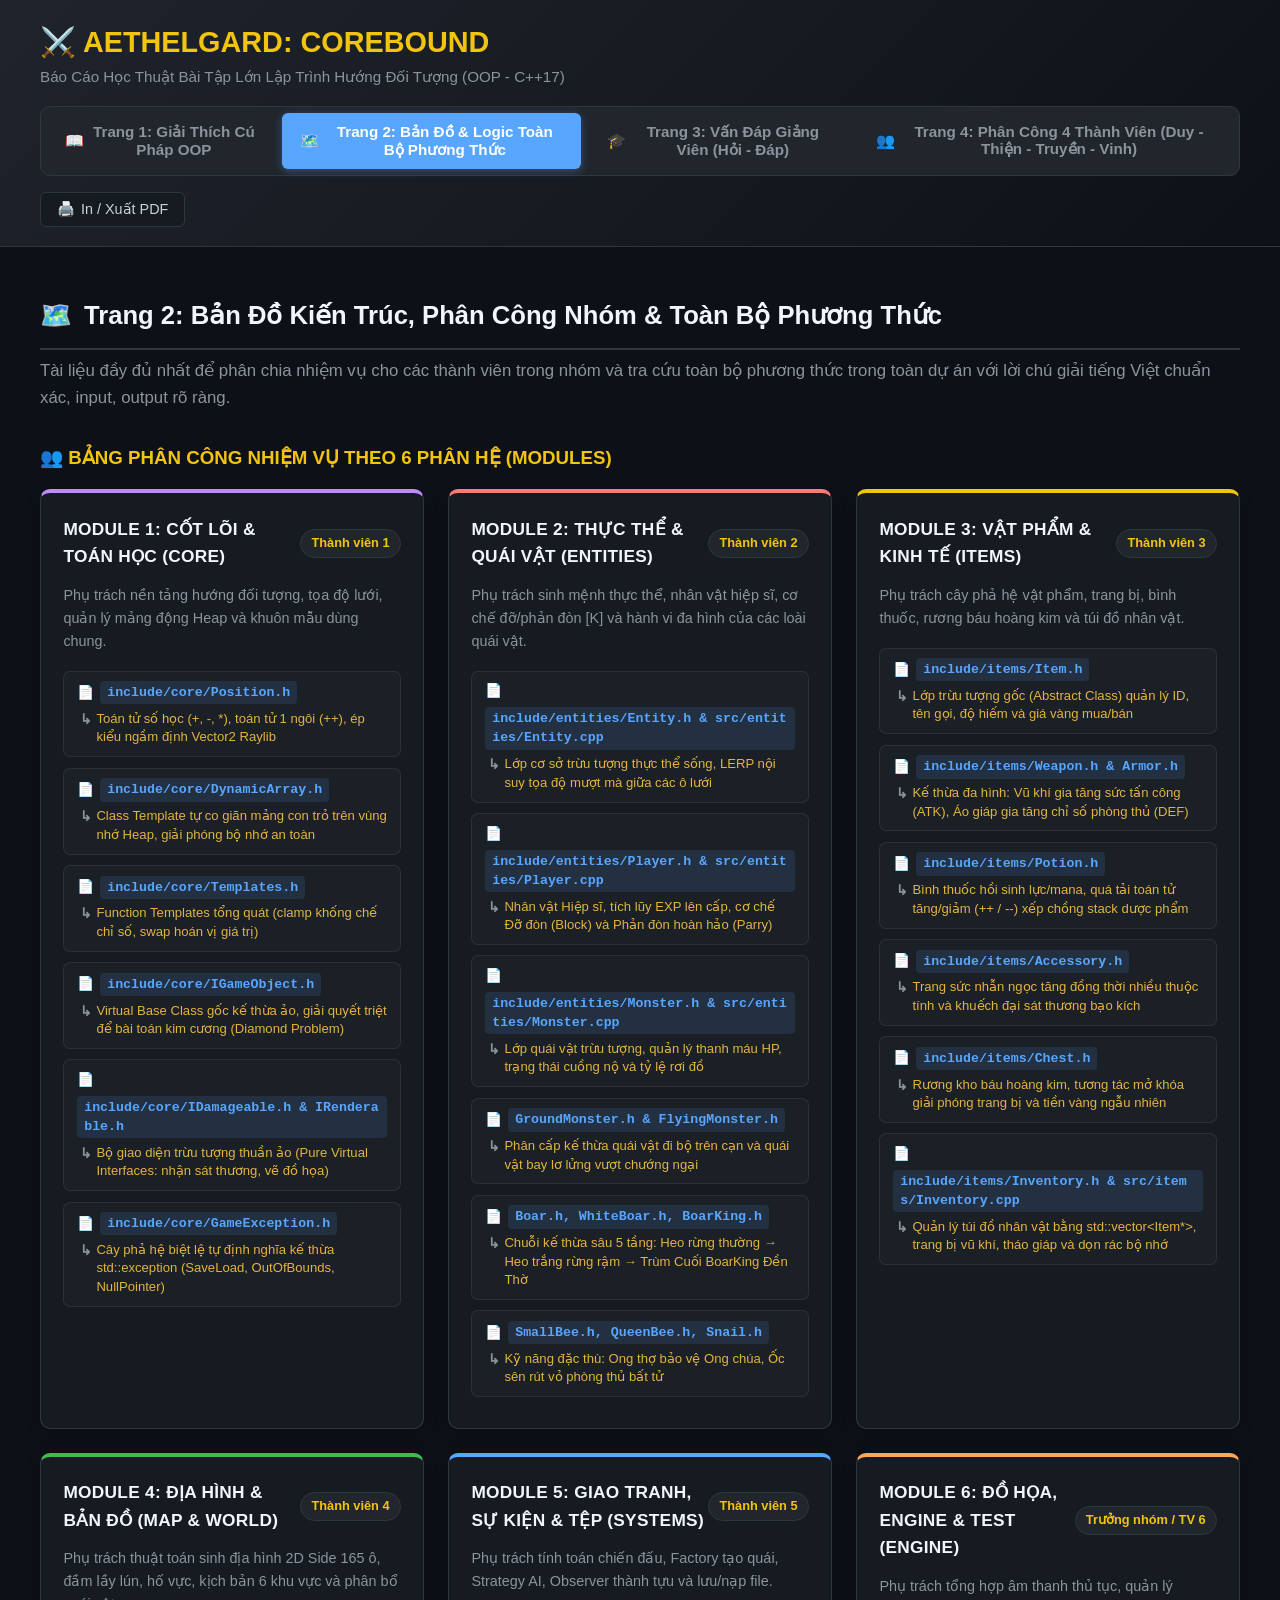
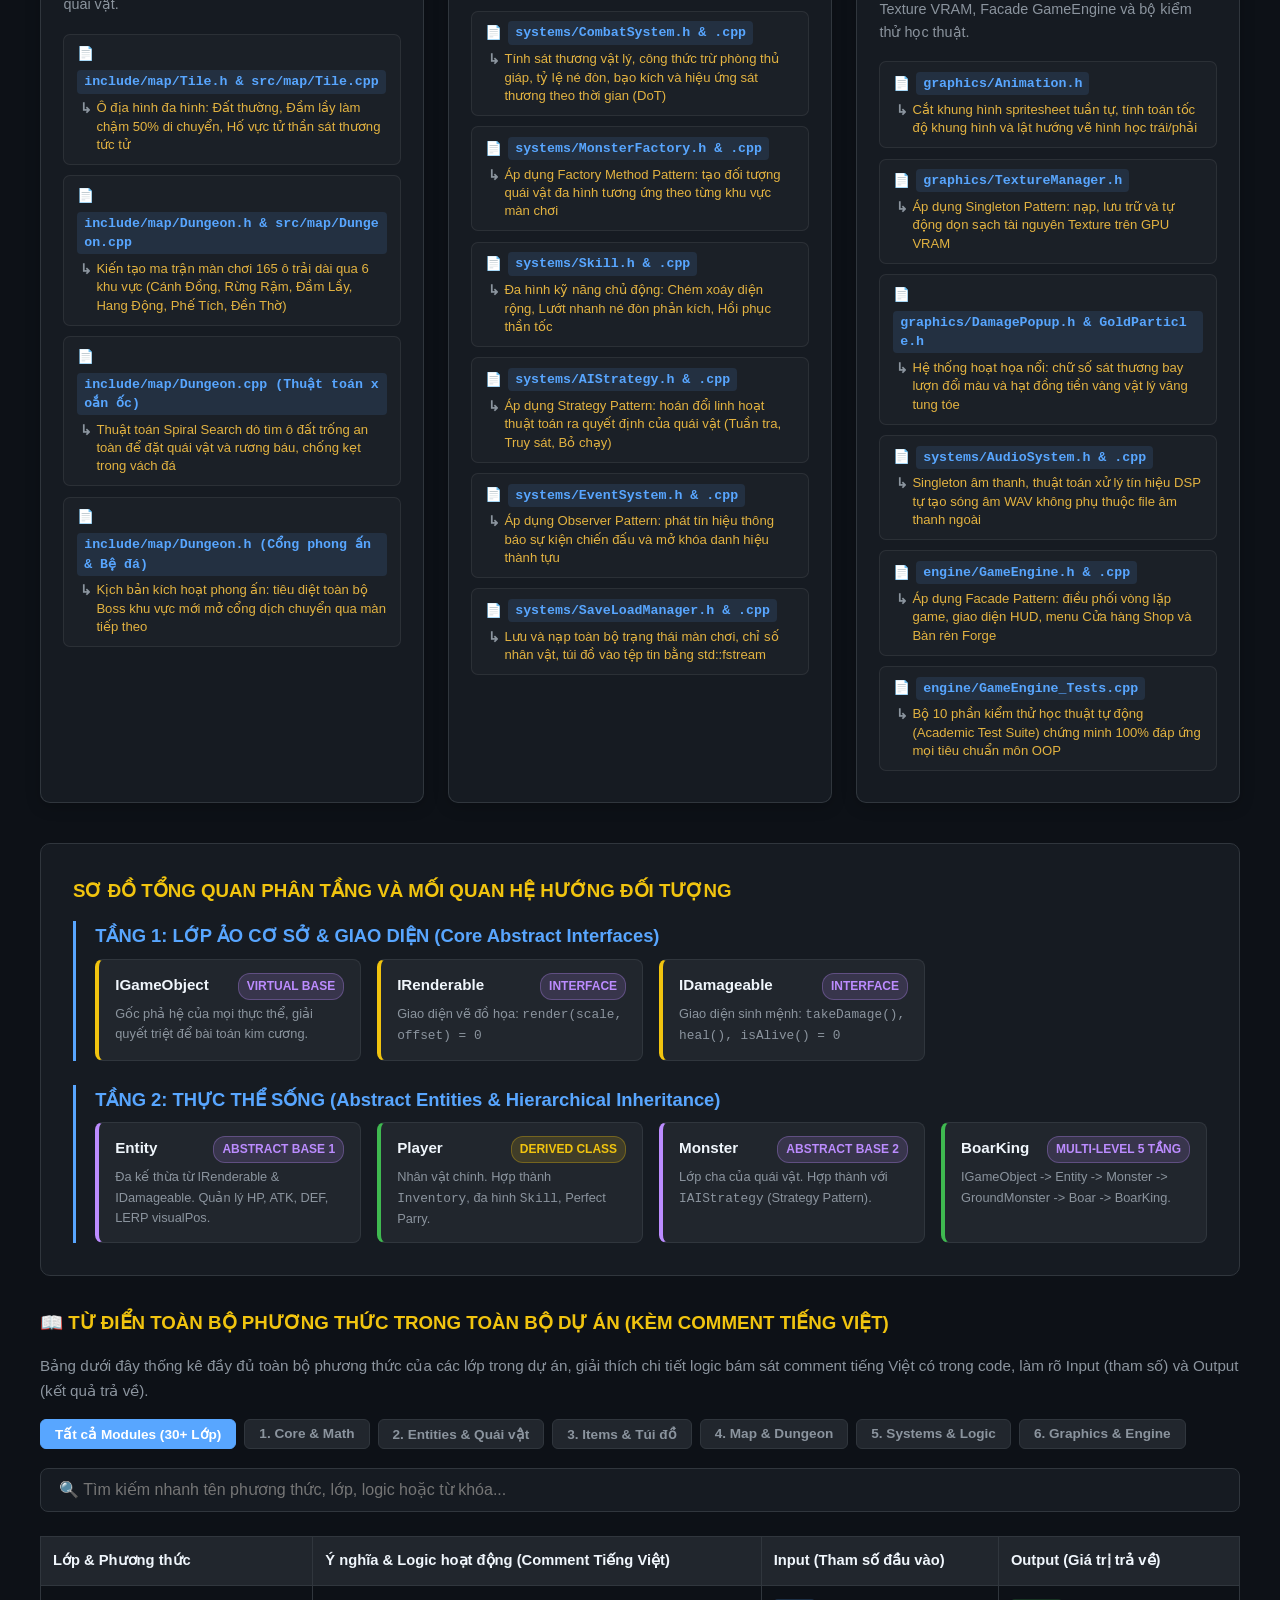
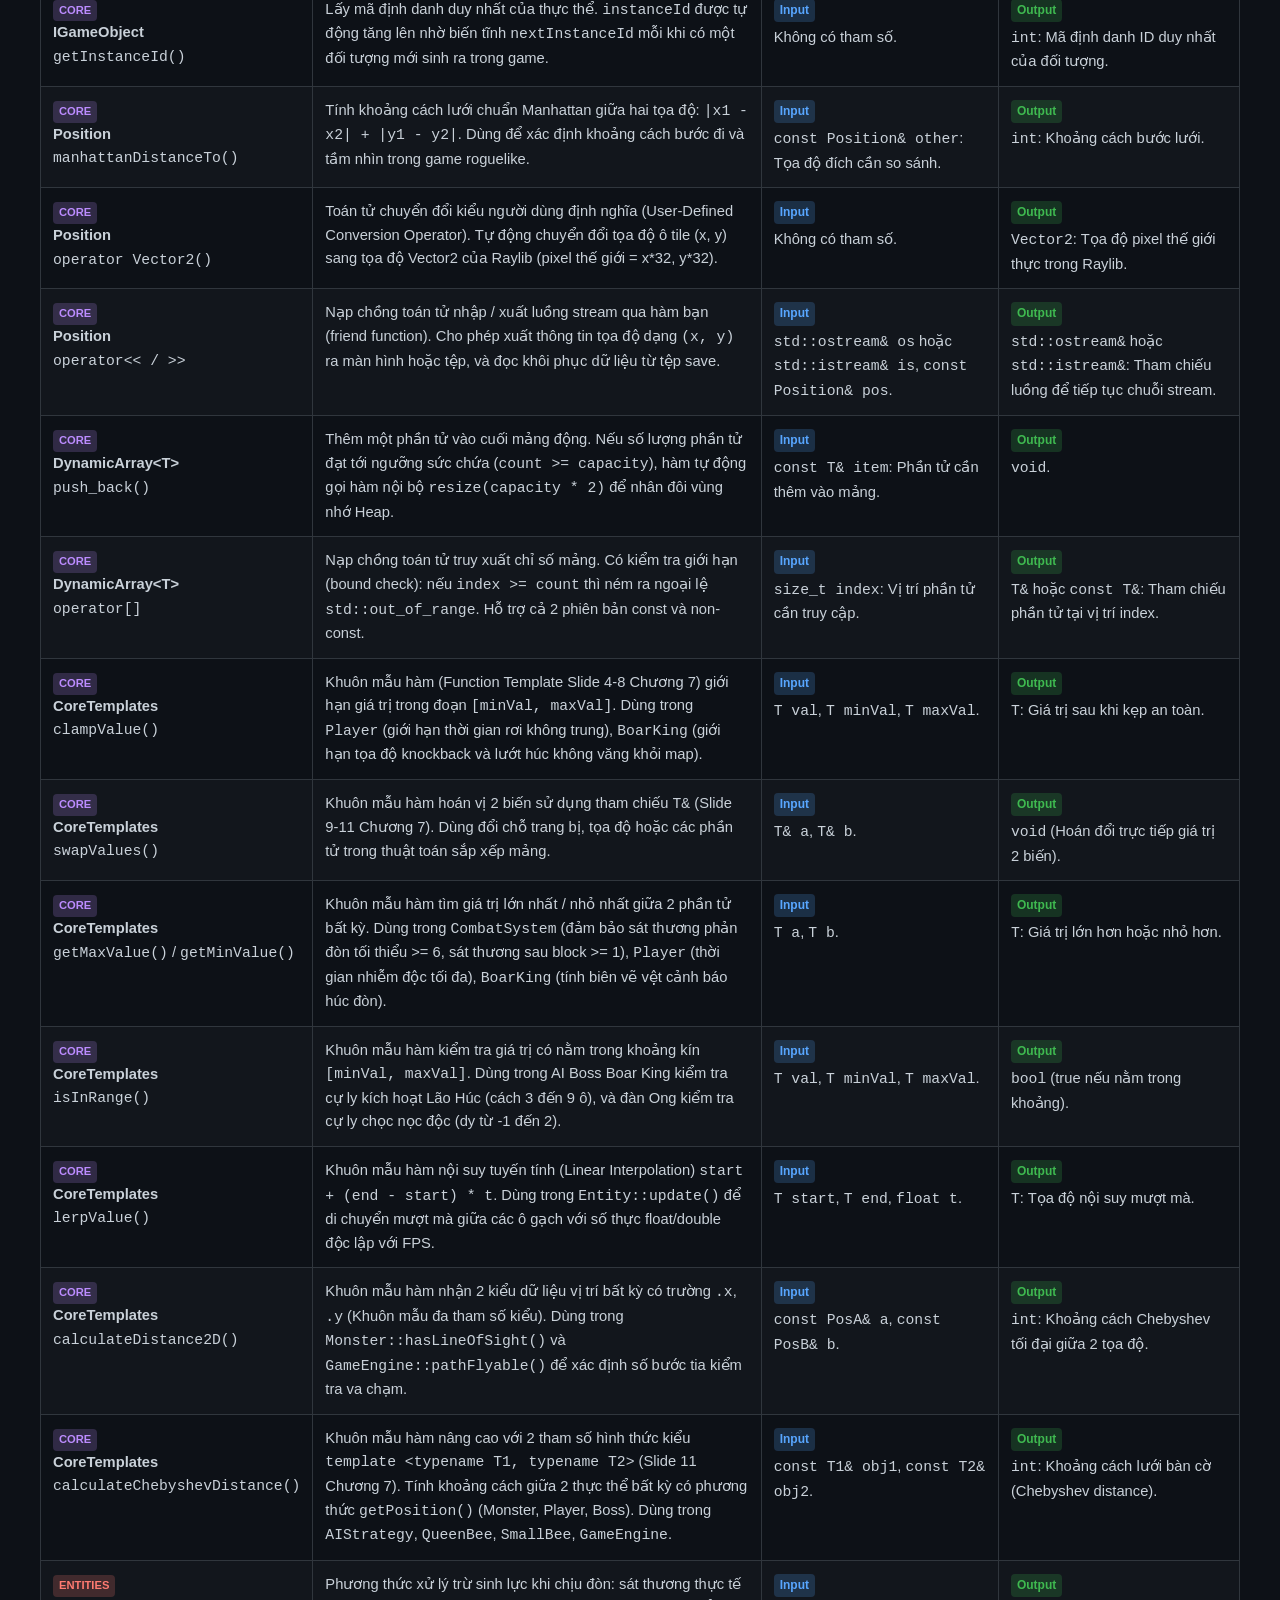
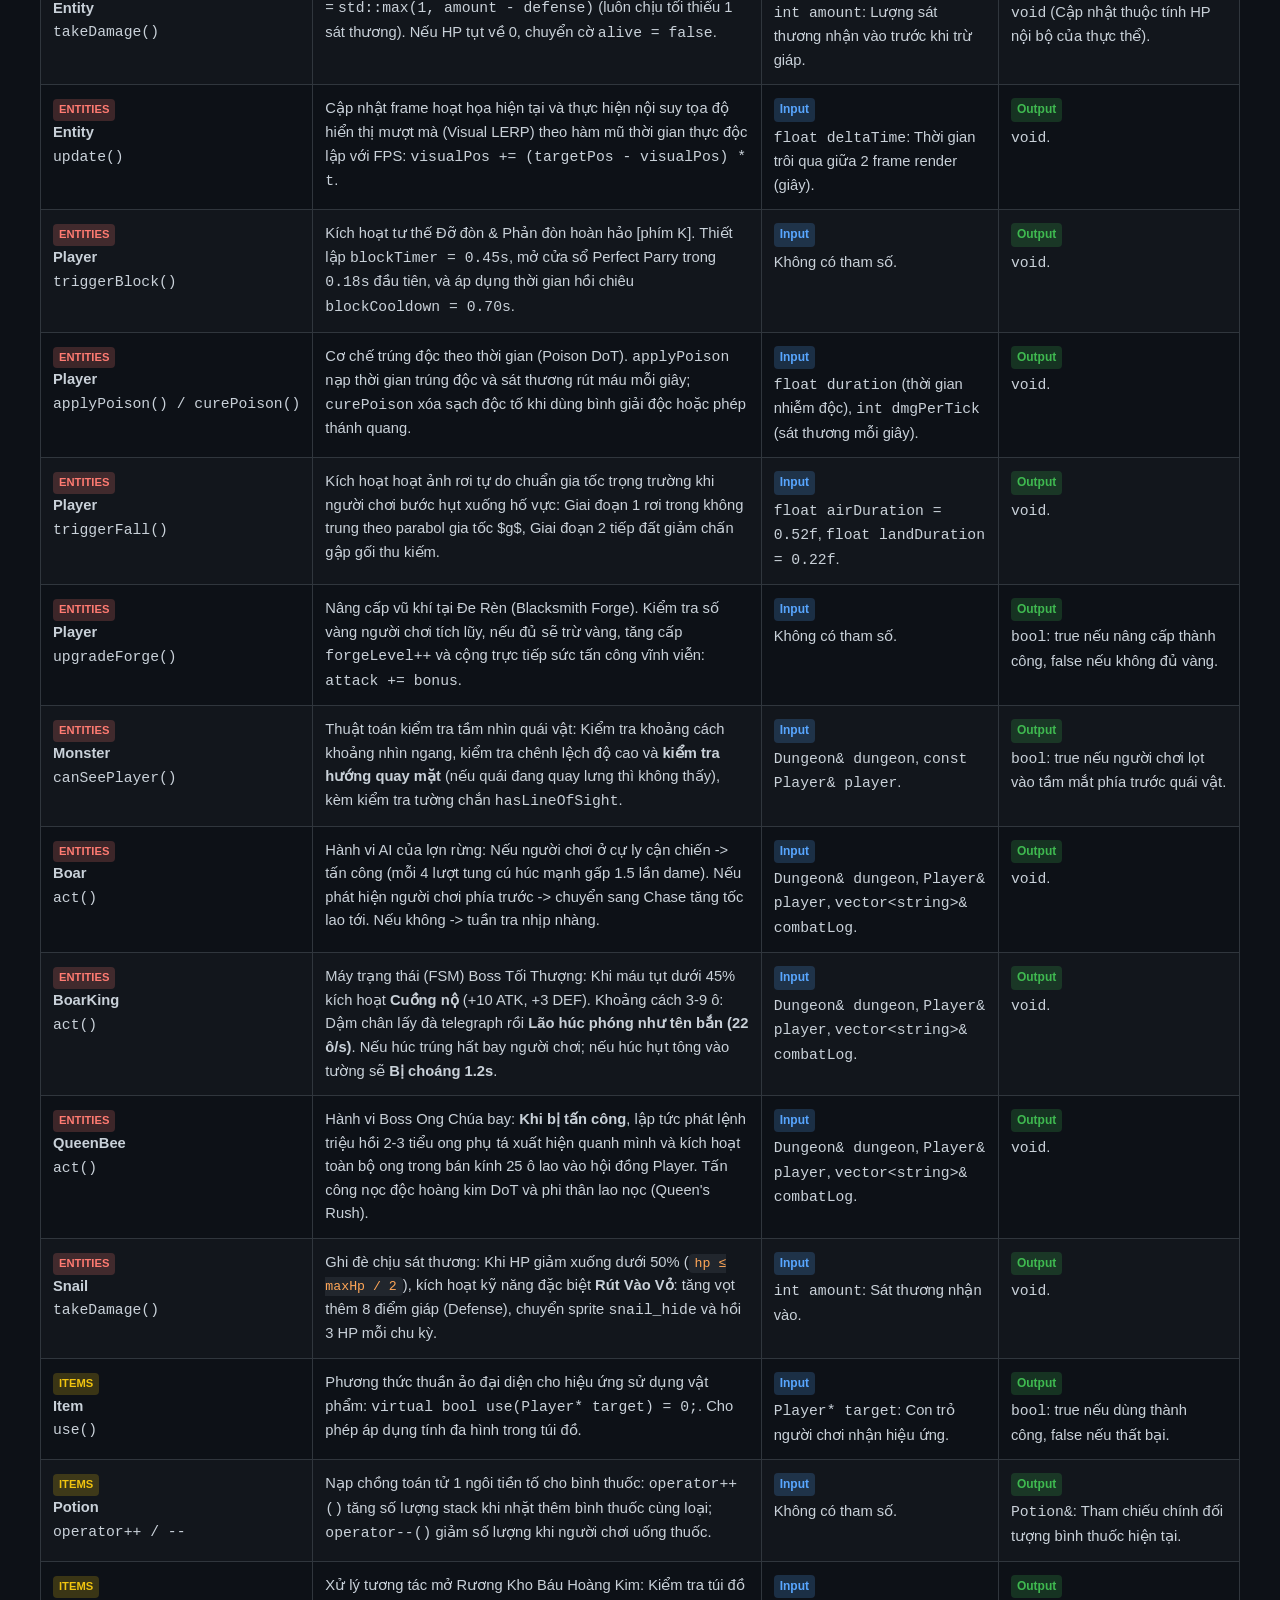
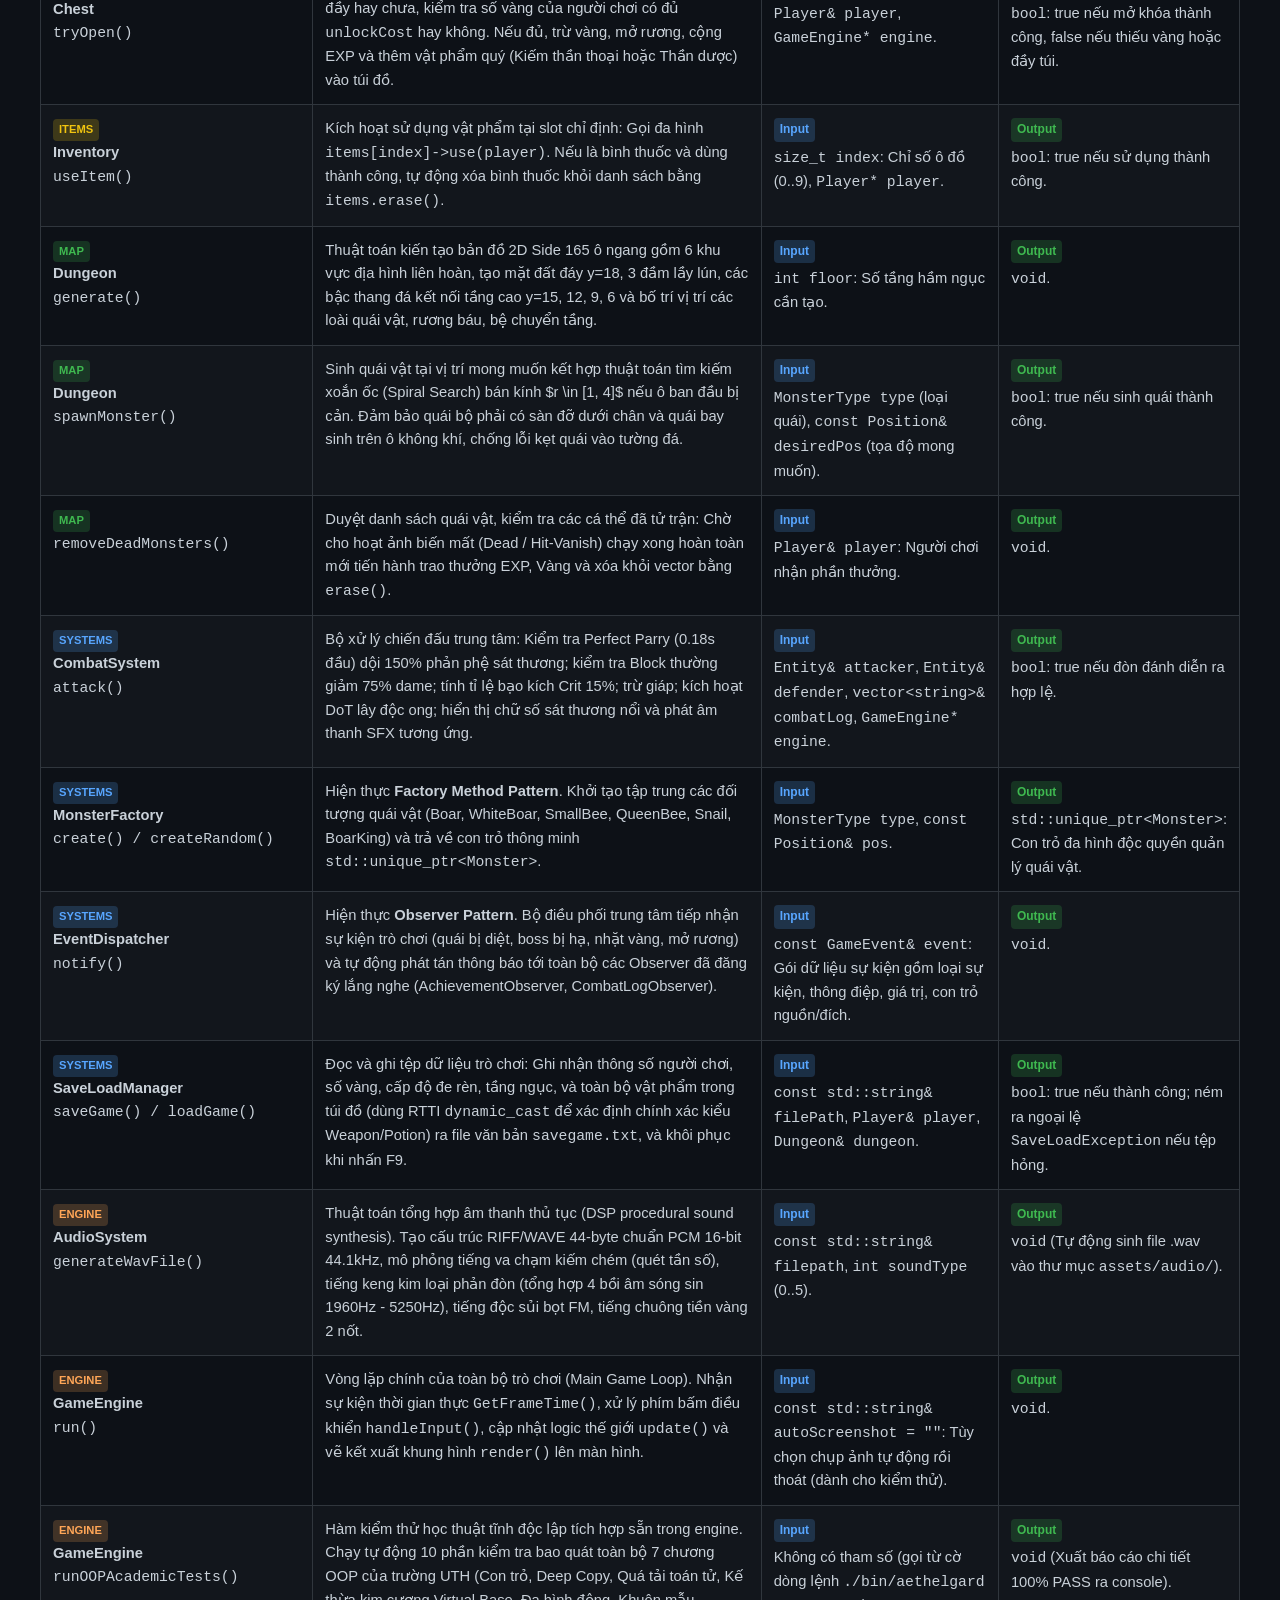
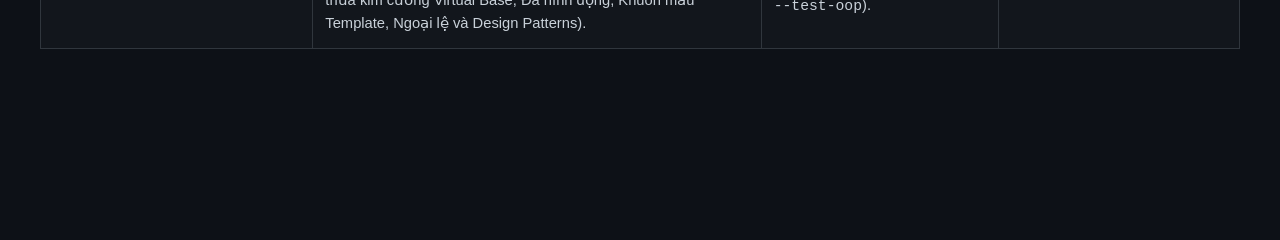
<file: bao_cao_oop/index.html>
<!DOCTYPE html>
<html lang="vi">
<head>
    <meta charset="UTF-8">
    <meta name="viewport" content="width=device-width, initial-scale=1.0">
    <title>Báo Cáo Bài Tập Lớn OOP - Aethelgard: Corebound</title>
    <link rel="stylesheet" href="style.css">
    <style>
        pre { background: #161b22; color: #c9d1d9; padding: 12px; border-radius: 6px; overflow-x: auto; }
        .code-kw { color: #ff7b72; font-weight: bold; }
        .code-tp { color: #d2a8ff; font-weight: bold; }
        .code-fn { color: #79c0ff; }
        .code-cm { color: #8b949e; font-style: italic; }
        .code-str { color: #a5d6ff; }
        .code-num { color: #79c0ff; }
        /* Toàn màn hình (Full Width) không giới hạn chiều rộng ở giữa */
        .header-container, main { width: 100% !important; max-width: 100% !important; margin-left: 0 !important; margin-right: 0 !important; }
        main { padding: 1.5rem 2.5rem !important; }
        header { padding: 1.2rem 2.5rem !important; }

        /* Phân bố thẻ nhóm và chú thích nhiệm vụ hiển thị rộng rãi, không bị ép chữ */
        .team-grid {
            display: grid !important;
            grid-template-columns: repeat(auto-fit, minmax(380px, 1fr)) !important;
            gap: 1.5rem !important;
            margin-bottom: 2.5rem !important;
        }
        .team-file-list {
            margin: 1.1rem 0 0.5rem 0 !important;
            list-style: none !important;
            padding-left: 0 !important;
            display: flex !important;
            flex-direction: column !important;
            gap: 0.65rem !important;
        }
        .team-file-list li,
        .team-file-item {
            margin-bottom: 0 !important;
            background: rgba(255, 255, 255, 0.025) !important;
            border: 1px solid rgba(255, 255, 255, 0.07) !important;
            border-radius: 7px !important;
            padding: 0.6rem 0.8rem !important;
            display: flex !important;
            flex-direction: column !important;
            align-items: flex-start !important;
            gap: 0.35rem !important;
            line-height: 1.45 !important;
            box-sizing: border-box !important;
            transition: all 0.2s ease !important;
        }
        .team-file-list li:hover,
        .team-file-item:hover {
            background: rgba(255, 255, 255, 0.05) !important;
            border-color: rgba(255, 255, 255, 0.15) !important;
        }
        .team-file-list li::before {
            display: none !important;
        }
        .file-name {
            display: flex !important;
            align-items: center !important;
            gap: 6px !important;
            flex-wrap: wrap !important;
            width: 100% !important;
            font-size: 0.86rem !important;
            font-weight: 600 !important;
        }
        .file-name code {
            background: rgba(88, 166, 255, 0.12) !important;
            color: #58a6ff !important;
            padding: 2px 7px !important;
            border-radius: 4px !important;
            font-family: var(--font-code) !important;
            font-size: 0.83rem !important;
            word-break: break-all !important;
        }
        .file-note {
            display: block !important;
            width: 100% !important;
            font-size: 0.82rem !important;
            color: #e3b341 !important;
            line-height: 1.4 !important;
            padding-left: 1.2rem !important;
            position: relative !important;
            box-sizing: border-box !important;
        }
        .file-note::before {
            content: "↳" !important;
            position: absolute !important;
            left: 0.2rem !important;
            top: 0 !important;
            color: #8b949e !important;
            font-weight: bold !important;
            font-size: 0.85rem !important;
        }

        /* Tab 4: Phân công 4 thành viên & Bộ chọn Selection */
        .member-selector-bar {
            background: var(--bg-secondary);
            border: 1px solid var(--border-color);
            border-radius: 12px;
            padding: 1.2rem 1.5rem;
            margin-bottom: 2rem;
            display: flex;
            flex-wrap: wrap;
            align-items: center;
            justify-content: space-between;
            gap: 1rem;
            box-shadow: 0 4px 20px rgba(0, 0, 0, 0.25);
        }
        .member-select-wrapper {
            display: flex;
            align-items: center;
            gap: 0.8rem;
            flex: 1;
            min-width: 280px;
        }
        .member-select-dropdown {
            background: var(--bg-tertiary);
            color: #fff;
            border: 1px solid var(--accent-gold);
            padding: 10px 14px;
            border-radius: 8px;
            font-size: 0.95rem;
            font-weight: 600;
            width: 100%;
            cursor: pointer;
            outline: none;
            transition: all 0.2s ease;
        }
        .member-select-dropdown:focus {
            box-shadow: 0 0 0 2px rgba(227, 179, 65, 0.4);
        }
        .member-pill-nav {
            display: flex;
            flex-wrap: wrap;
            gap: 8px;
        }
        .member-pill-btn {
            background: var(--bg-tertiary);
            border: 1px solid var(--border-color);
            color: var(--text-primary);
            padding: 8px 16px;
            border-radius: 20px;
            font-size: 0.88rem;
            font-weight: 600;
            cursor: pointer;
            transition: all 0.2s ease;
            display: flex;
            align-items: center;
            gap: 6px;
        }
        .member-pill-btn:hover {
            border-color: var(--accent-blue);
            color: #fff;
            transform: translateY(-1px);
        }
        .member-pill-btn.active {
            background: linear-gradient(135deg, rgba(88, 166, 255, 0.25), rgba(227, 179, 65, 0.25));
            border-color: var(--accent-gold);
            color: var(--accent-gold);
            box-shadow: 0 0 12px rgba(227, 179, 65, 0.3);
        }
        .member-card-container {
            margin-bottom: 2.5rem;
        }
        .member-panel {
            background: var(--bg-secondary);
            border: 1px solid var(--border-color);
            border-radius: 12px;
            padding: 1.8rem;
            margin-bottom: 2rem;
            box-shadow: 0 6px 24px rgba(0, 0, 0, 0.3);
            border-top: 5px solid var(--accent-blue);
        }
        .member-panel.duy { border-top-color: #ff7b72; }
        .member-panel.thien { border-top-color: #58a6ff; }
        .member-panel.truyen { border-top-color: #d2a8ff; }
        .member-panel.vinh { border-top-color: #7ee787; }

        .member-panel-header {
            display: flex;
            justify-content: space-between;
            align-items: flex-start;
            flex-wrap: wrap;
            gap: 1rem;
            margin-bottom: 1.5rem;
            padding-bottom: 1.2rem;
            border-bottom: 1px solid rgba(255, 255, 255, 0.08);
        }
        .member-name-block h3 {
            font-size: 1.4rem;
            color: #fff;
            margin: 0 0 6px 0;
            display: flex;
            align-items: center;
            gap: 8px;
        }
        .member-subtitle {
            color: var(--text-muted);
            font-size: 0.9rem;
        }
        .member-badges {
            display: flex;
            flex-wrap: wrap;
            gap: 8px;
        }
        .badge-weight {
            background: rgba(227, 179, 65, 0.15);
            color: var(--accent-gold);
            border: 1px solid rgba(227, 179, 65, 0.3);
            padding: 4px 10px;
            border-radius: 6px;
            font-size: 0.82rem;
            font-weight: 700;
        }
        .badge-level {
            background: rgba(255, 123, 114, 0.15);
            color: #ff7b72;
            border: 1px solid rgba(255, 123, 114, 0.3);
            padding: 4px 10px;
            border-radius: 6px;
            font-size: 0.82rem;
            font-weight: 700;
        }
        .member-section-box {
            background: rgba(255, 255, 255, 0.02);
            border: 1px solid rgba(255, 255, 255, 0.06);
            border-radius: 8px;
            padding: 1.2rem;
            margin-bottom: 1.2rem;
        }
        .member-section-box h4 {
            color: var(--accent-gold);
            font-size: 1.05rem;
            margin: 0 0 0.8rem 0;
            display: flex;
            align-items: center;
            gap: 6px;
        }
        .member-oop-list {
            margin: 0;
            padding-left: 1.2rem;
            color: var(--text-primary);
            line-height: 1.6;
            font-size: 0.92rem;
        }
        .member-oop-list li {
            margin-bottom: 0.4rem;
        }
    </style>
</head>
<body>

    <!-- Header Navigation -->
    <header>
        <div class="header-container">
            <div class="project-brand">
                <h1>⚔️ AETHELGARD: COREBOUND</h1>
                <p>Báo Cáo Học Thuật Bài Tập Lớn Lập Trình Hướng Đối Tượng (OOP - C++17)</p>
            </div>
            <nav class="nav-tabs">
                <button class="nav-tab-btn" onclick="switchTab('tab-syntax', event)">
                    <span>📖</span> Trang 1: Giải Thích Cú Pháp OOP
                </button>
                <button class="nav-tab-btn active" onclick="switchTab('tab-map', event)">
                    <span>🗺️</span> Trang 2: Bản Đồ & Logic Toàn Bộ Phương Thức
                </button>
                <button class="nav-tab-btn" onclick="switchTab('tab-qa', event)">
                    <span>🎓</span> Trang 3: Vấn Đáp Giảng Viên (Hỏi - Đáp)
                </button>
                <button class="nav-tab-btn" onclick="switchTab('tab-team4', event)" style="border-color: rgba(227, 179, 65, 0.4);">
                    <span style="color: var(--accent-gold);">👥</span> Trang 4: Phân Công 4 Thành Viên (Duy - Thiện - Truyền - Vinh)
                </button>
            </nav>
            <div class="action-buttons">
                <button class="btn-print" onclick="window.print()">
                    <span>🖨️</span> In / Xuất PDF
                </button>
            </div>
        </div>
    </header>

    <main>

        <!-- ===================================================================
             TRANG 1: GIẢI THÍCH TỪNG CÚ PHÁP ĐƯỢC SỬ DỤNG TRONG DỰ ÁN
             =================================================================== -->
        <section id="tab-syntax" class="tab-pane">
            <h2 class="section-title"><span>📚</span> Trang 1: Cẩm Nang Giải Thích Từng Cú Pháp OOP Trong Dự Án</h2>
            <p class="section-subtitle">Phân tích chuyên sâu từng cú pháp, từ khóa C++17 và nguyên lý OOP tương ứng với đề cương môn học, kèm ví dụ thực tế trích từ mã nguồn của game.</p>

            <div class="search-bar-container">
                <input type="text" id="syntax-search" class="search-input" placeholder="🔍 Gõ cú pháp hoặc từ khóa cần tra (vd: virtual, friend, dynamic_cast, template, operator...)" onkeyup="filterCards('syntax-card', this.value)">
            </div>

            <div class="card-grid">

                <!-- Card 1: Encapsulation & Access Specifiers -->
                <article class="syntax-card">
                    <div class="card-header">
                        <h3 class="card-title">1. Đóng gói & Phạm vi truy cập</h3>
                        <span class="badge badge-core">Chương 3: Class</span>
                    </div>
                    <p class="card-desc">Ẩn giấu dữ liệu nhạy cảm bên trong lớp, chỉ cho phép truy xuất có kiểm soát qua các phương thức công khai.</p>
                    <ul class="explanation-list">
                        <li><code class="inline-code">private</code>: Chỉ có các phương thức nội bộ của lớp được truy cập. Áp dụng cho các thuộc tính sống còn như <code class="inline-code">inventory</code>, <code class="inline-code">gold</code>, <code class="inline-code">poisonTimer</code>.</li>
                        <li><code class="inline-code">protected</code>: Lớp hiện tại và các lớp con kế thừa được phép truy cập. Dùng cho lớp cha <code class="inline-code">Entity</code> để các lớp con <code class="inline-code">Player</code>, <code class="inline-code">Monster</code> kế thừa chỉ số HP, ATK, DEF.</li>
                        <li><code class="inline-code">public</code>: Giao diện mở cho toàn bộ chương trình tương tác (Getters, Setters, hàm cập nhật logic).</li>
                    </ul>
                    <pre><code><span class="code-cm">// Trích từ include/entities/Entity.h</span>
<span class="code-kw">class</span> <span class="code-tp">Entity</span> : <span class="code-kw">public</span> <span class="code-tp">IRenderable</span>, <span class="code-kw">public</span> <span class="code-tp">IDamageable</span> {
<span class="code-kw">protected</span>:
    <span class="code-tp">std::string</span> name;
    <span class="code-tp">Position</span> pos;
    <span class="code-tp">int</span> hp, maxHp, attack, defense;
    <span class="code-tp">bool</span> alive;
<span class="code-kw">public</span>:
    <span class="code-tp">int</span> <span class="code-fn">getHp</span>() <span class="code-kw">const</span> { <span class="code-kw">return</span> hp; } <span class="code-cm">// Phương thức hằng không làm đổi trạng thái</span>
    <span class="code-tp">void</span> <span class="code-fn">takeDamage</span>(<span class="code-tp">int</span> amount) <span class="code-kw">override</span>;
};</code></pre>
                </article>

                <!-- Card 2: Constructor, Member Initializer List & Copy Constructor -->
                <article class="syntax-card">
                    <div class="card-header">
                        <h3 class="card-title">2. Constructor & Khởi tạo Danh sách</h3>
                        <span class="badge badge-core">Chương 3: Lifecycle</span>
                    </div>
                    <p class="card-desc">Khởi tạo trạng thái ban đầu của đối tượng và giải phóng tài nguyên khi hủy.</p>
                    <ul class="explanation-list">
                        <li><code class="inline-code">: var(val)</code>: <strong>Member Initializer List</strong> khởi tạo biến trực tiếp, tránh bước tạo giá trị rác rồi gán đè (tối ưu hiệu năng cao).</li>
                        <li><code class="inline-code">explicit</code>: Ngăn chặn trình biên dịch tự động ép kiểu ngầm định không mong muốn khi gọi Constructor 1 tham số.</li>
                        <li><code class="inline-code">Copy Constructor</code>: Sao chép sâu đối tượng, đặc biệt quan trọng với mảng động con trỏ.</li>
                    </ul>
                    <pre><code><span class="code-cm">// Trích từ include/core/Position.h & DynamicArray.h</span>
<span class="code-kw">struct</span> <span class="code-tp">Position</span> {
    <span class="code-tp">int</span> x, y;
    <span class="code-cm">// Member Initializer List</span>
    <span class="code-fn">Position</span>(<span class="code-tp">int</span> x, <span class="code-tp">int</span> y) : x(x), y(y) {}
    <span class="code-cm">// Copy Constructor (Sao chép tọa độ)</span>
    <span class="code-fn">Position</span>(<span class="code-kw">const</span> <span class="code-tp">Position</span>& other) : x(other.x), y(other.y) {}
};</code></pre>
                </article>

                <!-- Card 3: Con trỏ this & Method Chaining -->
                <article class="syntax-card">
                    <div class="card-header">
                        <h3 class="card-title">3. Con trỏ this & Method Chaining</h3>
                        <span class="badge badge-core">Chương 3: Pointers</span>
                    </div>
                    <p class="card-desc">Con trỏ ngầm định trỏ tới chính đối tượng đang thực thi phương thức.</p>
                    <ul class="explanation-list">
                        <li>Kiểm tra tự gán: <code class="inline-code">if (this != &other)</code> trong toán tử gán, chống tự hủy dữ liệu của chính mình.</li>
                        <li><strong>Method Chaining</strong>: Trả về <code class="inline-code">*this</code> dưới dạng tham chiếu <code class="inline-code">Player&</code> cho phép gọi hàm liên hoàn dạng chuỗi: <code class="inline-code">hero.setHp(100).setAttack(30);</code></li>
                    </ul>
                    <pre><code><span class="code-cm">// Trích từ include/entities/Player.h</span>
<span class="code-tp">Player</span>& <span class="code-fn">setHp</span>(<span class="code-tp">int</span> val) { hp = val; <span class="code-kw">return</span> *<span class="code-kw">this</span>; }
<span class="code-tp">Player</span>& <span class="code-fn">setAttack</span>(<span class="code-tp">int</span> val) { attack = val; <span class="code-kw">return</span> *<span class="code-kw">this</span>; }

<span class="code-cm">// Sử dụng thực tế trong kiểm thử:</span>
player.setHp(<span class="code-num">80</span>).setAttack(<span class="code-num">25</span>).setDefense(<span class="code-num">10</span>);</code></pre>
                </article>

                <!-- Card 4: Static Members -->
                <article class="syntax-card">
                    <div class="card-header">
                        <h3 class="card-title">4. Thuộc tính & Phương thức static</h3>
                        <span class="badge badge-core">Chương 3: Static</span>
                    </div>
                    <p class="card-desc">Thành viên dùng chung cho toàn bộ lớp thay vì thuộc riêng về một cá thể đối tượng cụ thể.</p>
                    <ul class="explanation-list">
                        <li><code class="inline-code">static int nextInstanceId</code>: Tự tăng khi sinh đối tượng mới, cấp phát ID duy nhất cho thực thể.</li>
                        <li><code class="inline-code">static int activeMonsterCount</code>: Đếm số lượng quái vật hiện diện trên sân; tăng trong Constructor, giảm trong Destructor.</li>
                        <li>Khai báo trong header, nhưng bắt buộc định nghĩa vùng nhớ trong file <code class="inline-code">.cpp</code>.</li>
                    </ul>
                    <pre><code><span class="code-cm">// Trích từ src/core/IGameObject.cpp</span>
<span class="code-tp">int</span> <span class="code-tp">IGameObject</span>::nextInstanceId = <span class="code-num">0</span>;

<span class="code-cm">// Trích từ src/entities/Monster.cpp</span>
<span class="code-tp">int</span> <span class="code-tp">Monster</span>::activeMonsterCount = <span class="code-num">0</span>;
<span class="code-tp">int</span> <span class="code-tp">Monster</span>::totalMonstersDefeated = <span class="code-num">0</span>;</code></pre>
                </article>

                <!-- Card 5: Friend Class & Friend Function -->
                <article class="syntax-card">
                    <div class="card-header">
                        <h3 class="card-title">5. Lớp bạn & Hàm bạn (friend)</h3>
                        <span class="badge badge-core">Chương 3: Friend</span>
                    </div>
                    <p class="card-desc">Cấp quyền đặc biệt cho lớp hoặc hàm bên ngoài truy cập biến private/protected mà không cần mở public.</p>
                    <ul class="explanation-list">
                        <li><code class="inline-code">friend class CombatSystem;</code>: Cho phép hệ thống tính sát thương truy cập trực tiếp chỉ số mà không phá vỡ tính bao bọc.</li>
                        <li><code class="inline-code">friend std::ostream& operator<<</code>: Hàm bạn nạp chồng toán tử xuất stream để in thông tin đối tượng ra màn hình hoặc ghi file.</li>
                    </ul>
                    <pre><code><span class="code-cm">// Trích từ include/entities/Entity.h</span>
<span class="code-kw">class</span> <span class="code-tp">Entity</span> {
    <span class="code-kw">friend class</span> <span class="code-tp">CombatSystem</span>;
    <span class="code-kw">friend class</span> <span class="code-tp">SaveLoadManager</span>;
    <span class="code-cm">// Hàm bạn xuất thông tin</span>
    <span class="code-kw">friend</span> <span class="code-tp">std::ostream</span>& <span class="code-kw">operator</span><<(<span class="code-tp">std::ostream</span>& os, <span class="code-kw">const</span> <span class="code-tp">Entity</span>& entity) {
        os << <span class="code-str">"["</span> << entity.name << <span class="code-str">"] HP: "</span> << entity.hp;
        <span class="code-kw">return</span> os;
    }
};</code></pre>
                </article>

                <!-- Card 6: Operator Overloading -->
                <article class="syntax-card">
                    <div class="card-header">
                        <h3 class="card-title">6. Nạp chồng toán tử toàn diện</h3>
                        <span class="badge badge-core">Chương 4: Operators</span>
                    </div>
                    <p class="card-desc">Định nghĩa lại ý nghĩa của các toán tử chuẩn C++ cho các cấu trúc tùy biến.</p>
                    <ul class="explanation-list">
                        <li><strong>Số học</strong>: <code class="inline-code">operator+</code>, <code class="inline-code">operator-</code> để cộng trừ vector vị trí.</li>
                        <li><strong>1 ngôi tiền tố & hậu tố</strong>: <code class="inline-code">operator++()</code> tăng stack bình thuốc hoặc tọa độ.</li>
                        <li><strong>Chỉ số mảng</strong>: <code class="inline-code">operator[]</code> dùng trong <code class="inline-code">Inventory</code> và <code class="inline-code">DynamicArray</code>.</li>
                        <li><strong>Chuyển đổi kiểu</strong>: <code class="inline-code">operator Vector2() const</code> tự động chuyển ô grid sang pixel Raylib.</li>
                    </ul>
                    <pre><code><span class="code-cm">// Trích từ include/core/Position.h</span>
<span class="code-tp">Position</span> <span class="code-kw">operator</span>+(<span class="code-kw">const</span> <span class="code-tp">Position</span>& offset) <span class="code-kw">const</span> {
    <span class="code-kw">return</span> <span class="code-fn">Position</span>(x + offset.x, y + offset.y);
}
<span class="code-cm">// Toán tử chuyển đổi kiểu sang Raylib Vector2</span>
<span class="code-kw">operator</span> <span class="code-tp">Vector2</span>() <span class="code-kw">const</span> {
    <span class="code-kw">return</span> <span class="code-tp">Vector2</span>{ <span class="code-kw">static_cast</span>&lt;<span class="code-tp">float</span>&gt;(x * <span class="code-num">32</span>), <span class="code-kw">static_cast</span>&lt;<span class="code-tp">float</span>&gt;(y * <span class="code-num">32</span>) };
}</code></pre>
                </article>

                <!-- Card 7: Diamond Problem & Virtual Base Class -->
                <article class="syntax-card">
                    <div class="card-header">
                        <h3 class="card-title">7. Kế thừa kim cương (Diamond Problem)</h3>
                        <span class="badge badge-poly">Chương 5: Inheritance</span>
                    </div>
                    <p class="card-desc">Giải quyết hiện tượng nhập nhằng thuộc tính khi một lớp kế thừa từ 2 lớp con có chung 1 lớp cha gốc.</p>
                    <ul class="explanation-list">
                        <li>Lớp <code class="inline-code">IRenderable</code> và <code class="inline-code">IDamageable</code> cùng kế thừa từ <code class="inline-code">IGameObject</code>.</li>
                        <li>Lớp <code class="inline-code">Entity</code> đa kế thừa từ cả hai giao diện trên.</li>
                        <li>Sử dụng cú pháp <code class="inline-code">virtual public IGameObject</code> giúp <code class="inline-code">Entity</code> chỉ sở hữu <strong>DUY NHẤT 1 bản sao</strong> của <code class="inline-code">instanceId</code>.</li>
                    </ul>
                    <pre><code><span class="code-cm">// Trích từ include/core/IDamageable.h & IRenderable.h</span>
<span class="code-kw">class</span> <span class="code-tp">IDamageable</span> : <span class="code-kw">virtual public</span> <span class="code-tp">IGameObject</span> { ... };
<span class="code-kw">class</span> <span class="code-tp">IRenderable</span> : <span class="code-kw">virtual public</span> <span class="code-tp">IGameObject</span> { ... };

<span class="code-cm">// Entity kế thừa đồng thời 2 giao diện</span>
<span class="code-kw">class</span> <span class="code-tp">Entity</span> : <span class="code-kw">public</span> <span class="code-tp">IRenderable</span>, <span class="code-kw">public</span> <span class="code-tp">IDamageable</span> { ... };</code></pre>
                </article>

                <!-- Card 8: Pure Virtual Functions & Late Binding -->
                <article class="syntax-card">
                    <div class="card-header">
                        <h3 class="card-title">8. Lớp trừu tượng & Đa hình động</h3>
                        <span class="badge badge-poly">Chương 6: Polymorphism</span>
                    </div>
                    <p class="card-desc">Cơ chế liên kết động (Late Binding) gọi đúng phương thức của lớp con thông qua con trỏ lớp cha lúc chạy.</p>
                    <ul class="explanation-list">
                        <li>Phương thức thuần ảo: <code class="inline-code">virtual void act(...) = 0;</code> biến lớp thành Abstract Class.</li>
                        <li>Từ khóa <code class="inline-code">override</code>: Yêu cầu trình biên dịch kiểm tra tính hợp lệ của hàm ghi đè ở lớp con.</li>
                        <li><strong>Virtual Destructor</strong>: <code class="inline-code">virtual ~Entity() = default;</code> giải phóng bộ nhớ an toàn.</li>
                    </ul>
                    <pre><code><span class="code-cm">// Trích từ include/entities/Monster.h & Boar.h</span>
<span class="code-kw">class</span> <span class="code-tp">Monster</span> : <span class="code-kw">public</span> <span class="code-tp">Entity</span> {
<span class="code-kw">public</span>:
    <span class="code-kw">virtual void</span> <span class="code-fn">act</span>(<span class="code-tp">Dungeon</span>& d, <span class="code-tp">Player</span>& p, <span class="code-tp">std::vector</span>&lt;<span class="code-tp">std::string</span>&gt;& log) = <span class="code-num">0</span>;
    <span class="code-kw">virtual void</span> <span class="code-fn">onDeath</span>(<span class="code-tp">Player</span>& player) = <span class="code-num">0</span>;
};</code></pre>
                </article>

                <!-- Card 9: RTTI & dynamic_cast -->
                <article class="syntax-card">
                    <div class="card-header">
                        <h3 class="card-title">9. RTTI & Ép kiểu an toàn dynamic_cast</h3>
                        <span class="badge badge-poly">Chương 6: RTTI</span>
                    </div>
                    <p class="card-desc">Xác định kiểu dữ liệu thực sự của đối tượng trong thời gian chạy (Run-Time Type Information).</p>
                    <ul class="explanation-list">
                        <li><code class="inline-code">dynamic_cast&lt;T*&gt;(ptr)</code>: Trả về con trỏ đích nếu đối tượng đúng là kiểu con, ngược lại trả về <code class="inline-code">nullptr</code>.</li>
                        <li>Được dùng khi Save/Load file để phân biệt vật phẩm trong túi là <code class="inline-code">Weapon</code> hay <code class="inline-code">Potion</code>.</li>
                    </ul>
                    <pre><code><span class="code-cm">// Trích từ src/systems/SaveLoadManager.cpp</span>
<span class="code-kw">const</span> <span class="code-tp">Item</span>* item = inv[i];
<span class="code-kw">const</span> <span class="code-tp">Weapon</span>* w = <span class="code-kw">dynamic_cast</span>&lt;<span class="code-kw">const</span> <span class="code-tp">Weapon</span>*&gt;(item);
<span class="code-kw">if</span> (w) {
    outFile &lt;&lt; <span class="code-str">"Item="</span> &lt;&lt; w-&gt;getName() &lt;&lt; <span class="code-str">"|...|WEAPON|"</span> &lt;&lt; w-&gt;getBonusAttack() &lt;&lt; <span class="code-str">"\n"</span>;
}</code></pre>
                </article>

                <!-- Card 10: Templates -->
                <article class="syntax-card">
                    <div class="card-header">
                        <h3 class="card-title">10. Khuôn mẫu (Templates)</h3>
                        <span class="badge badge-sys">Chương 7: Templates</span>
                    </div>
                    <ul class="explanation-list">
                        <li><strong>Function Templates (Khuôn mẫu hàm Slide 4-13 Chương 7):</strong> Bộ 8 hàm mẫu tổng quát dùng chung:
                            <code class="inline-code">clampValue&lt;T&gt;</code>, 
                            <code class="inline-code">swapValues&lt;T&gt;</code>, 
                            <code class="inline-code">getMaxValue&lt;T&gt;</code>, 
                            <code class="inline-code">getMinValue&lt;T&gt;</code>, 
                            <code class="inline-code">isInRange&lt;T&gt;</code>, 
                            <code class="inline-code">lerpValue&lt;T&gt;</code>, 
                            <code class="inline-code">calculateDistance2D&lt;PosA, PosB&gt;</code>, 
                            <code class="inline-code">calculateChebyshevDistance&lt;T1, T2&gt;</code>.
                        </li>
                        <li><strong>Class Template (Khuôn mẫu lớp Slide 14-25 Chương 7):</strong> <code class="inline-code">DynamicArray&lt;T&gt;</code> tự co giãn bộ nhớ trên Heap.</li>
                    </ul>
                    <pre><code><span class="code-cm">// Trích từ include/core/DynamicArray.h</span>
<span class="code-kw">template</span> &lt;<span class="code-kw">typename</span> <span class="code-tp">T</span>&gt;
<span class="code-kw">class</span> <span class="code-tp">DynamicArray</span> {
<span class="code-kw">private</span>:
    <span class="code-tp">T</span>* data;
    <span class="code-tp">size_t</span> capacity, count;
<span class="code-kw">public</span>:
    <span class="code-tp">void</span> <span class="code-fn">push_back</span>(<span class="code-kw">const</span> <span class="code-tp">T</span>& item);
    <span class="code-tp">T</span>& <span class="code-kw">operator</span>[](<span class="code-tp">size_t</span> index);
};</code></pre>
                </article>

                <!-- Card 11: Exceptions -->
                <article class="syntax-card">
                    <div class="card-header">
                        <h3 class="card-title">11. Xử lý ngoại lệ (Exceptions)</h3>
                        <span class="badge badge-sys">Ngoại lệ</span>
                    </div>
                    <p class="card-desc">Bắt và xử lý lỗi lúc runtime mà không làm sập ứng dụng game đột ngột.</p>
                    <ul class="explanation-list">
                        <li>Kế thừa <code class="inline-code">std::runtime_error</code> để tạo cây ngoại lệ riêng biệt.</li>
                        <li>Dùng khối <code class="inline-code">try - catch</code> bao bọc quá trình nạp file save hoặc tệp tài nguyên.</li>
                    </ul>
                    <pre><code><span class="code-cm">// Trích từ include/core/GameException.h</span>
<span class="code-kw">class</span> <span class="code-tp">SaveLoadException</span> : <span class="code-kw">public</span> <span class="code-tp">GameException</span> {
<span class="code-kw">public</span>:
    <span class="code-kw">explicit</span> <span class="code-fn">SaveLoadException</span>(<span class="code-kw">const</span> <span class="code-tp">std::string</span>& msg) 
        : <span class="code-tp">GameException</span>(<span class="code-str">"[SaveLoadException] "</span> + msg) {}
};</code></pre>
                </article>

                <!-- Card 12: Design Patterns -->
                <article class="syntax-card">
                    <div class="card-header">
                        <h3 class="card-title">12. Mẫu thiết kế (Design Patterns)</h3>
                        <span class="badge badge-pattern">GoF Patterns</span>
                    </div>
                    <p class="card-desc">Khuôn mẫu thiết kế giúp mã nguồn phân tách độc lập, dễ mở rộng.</p>
                    <ul class="explanation-list">
                        <li><strong>Meyers' Singleton</strong>: <code class="inline-code">AudioSystem</code>, <code class="inline-code">TextureManager</code>.</li>
                        <li><strong>Factory Method</strong>: <code class="inline-code">MonsterFactory::create()</code>.</li>
                        <li><strong>Observer Pattern</strong>: <code class="inline-code">EventDispatcher</code>.</li>
                        <li><strong>Strategy Pattern</strong>: <code class="inline-code">IAIStrategy</code>.</li>
                    </ul>
                    <pre><code><span class="code-cm">// Trích từ include/systems/AudioSystem.h (Meyers' Singleton)</span>
<span class="code-kw">static</span> <span class="code-tp">AudioSystem</span>& <span class="code-fn">getInstance</span>() {
    <span class="code-kw">static</span> <span class="code-tp">AudioSystem</span> instance;
    <span class="code-kw">return</span> instance;
}</code></pre>
                </article>

            </div>
        </section>

        <!-- ===================================================================
             TRANG 2: BẢN ĐỒ DỰ ÁN, PHÂN CÔNG NHÓM & DANH MỤC TOÀN BỘ PHƯƠNG THỨC
             =================================================================== -->
        <section id="tab-map" class="tab-pane active">
            <h2 class="section-title"><span>🗺️</span> Trang 2: Bản Đồ Kiến Trúc, Phân Công Nhóm & Toàn Bộ Phương Thức</h2>
            <p class="section-subtitle">Tài liệu đầy đủ nhất để phân chia nhiệm vụ cho các thành viên trong nhóm và tra cứu toàn bộ phương thức trong toàn dự án với lời chú giải tiếng Việt chuẩn xác, input, output rõ ràng.</p>

            <!-- PHẦN 1: BẢNG PHÂN CHIA NHIỆM VỤ THÀNH VIÊN TRONG NHÓM -->
            <h3 style="color: var(--accent-gold); margin-bottom: 1rem;">👥 BẢNG PHÂN CÔNG NHIỆM VỤ THEO 6 PHÂN HỆ (MODULES)</h3>
            <div class="team-grid">

                <div class="team-card core">
                    <div class="team-card-header">
                        <span class="team-module-title">MODULE 1: CỐT LÕI & TOÁN HỌC (CORE)</span>
                        <span class="member-tag">Thành viên 1</span>
                    </div>
                    <p style="font-size: 0.9rem; color: var(--text-muted);">Phụ trách nền tảng hướng đối tượng, tọa độ lưới, quản lý mảng động Heap và khuôn mẫu dùng chung.</p>
                    <ul class="team-file-list">
                        <li class="team-file-item">
                            <div class="file-name">📄 <code>include/core/Position.h</code></div>
                            <div class="file-note">Toán tử số học (+, -, *), toán tử 1 ngôi (++), ép kiểu ngầm định Vector2 Raylib</div>
                        </li>
                        <li class="team-file-item">
                            <div class="file-name">📄 <code>include/core/DynamicArray.h</code></div>
                            <div class="file-note">Class Template tự co giãn mảng con trỏ trên vùng nhớ Heap, giải phóng bộ nhớ an toàn</div>
                        </li>
                        <li class="team-file-item">
                            <div class="file-name">📄 <code>include/core/Templates.h</code></div>
                            <div class="file-note">Function Templates tổng quát (clamp khống chế chỉ số, swap hoán vị giá trị)</div>
                        </li>
                        <li class="team-file-item">
                            <div class="file-name">📄 <code>include/core/IGameObject.h</code></div>
                            <div class="file-note">Virtual Base Class gốc kế thừa ảo, giải quyết triệt để bài toán kim cương (Diamond Problem)</div>
                        </li>
                        <li class="team-file-item">
                            <div class="file-name">📄 <code>include/core/IDamageable.h & IRenderable.h</code></div>
                            <div class="file-note">Bộ giao diện trừu tượng thuần ảo (Pure Virtual Interfaces: nhận sát thương, vẽ đồ họa)</div>
                        </li>
                        <li class="team-file-item">
                            <div class="file-name">📄 <code>include/core/GameException.h</code></div>
                            <div class="file-note">Cây phả hệ biệt lệ tự định nghĩa kế thừa std::exception (SaveLoad, OutOfBounds, NullPointer)</div>
                        </li>
                    </ul>
                </div>

                <div class="team-card entities">
                    <div class="team-card-header">
                        <span class="team-module-title">MODULE 2: THỰC THỂ & QUÁI VẬT (ENTITIES)</span>
                        <span class="member-tag">Thành viên 2</span>
                    </div>
                    <p style="font-size: 0.9rem; color: var(--text-muted);">Phụ trách sinh mệnh thực thể, nhân vật hiệp sĩ, cơ chế đỡ/phản đòn [K] và hành vi đa hình của các loài quái vật.</p>
                    <ul class="team-file-list">
                        <li class="team-file-item">
                            <div class="file-name">📄 <code>include/entities/Entity.h & src/entities/Entity.cpp</code></div>
                            <div class="file-note">Lớp cơ sở trừu tượng thực thể sống, LERP nội suy tọa độ mượt mà giữa các ô lưới</div>
                        </li>
                        <li class="team-file-item">
                            <div class="file-name">📄 <code>include/entities/Player.h & src/entities/Player.cpp</code></div>
                            <div class="file-note">Nhân vật Hiệp sĩ, tích lũy EXP lên cấp, cơ chế Đỡ đòn (Block) và Phản đòn hoàn hảo (Parry)</div>
                        </li>
                        <li class="team-file-item">
                            <div class="file-name">📄 <code>include/entities/Monster.h & src/entities/Monster.cpp</code></div>
                            <div class="file-note">Lớp quái vật trừu tượng, quản lý thanh máu HP, trạng thái cuồng nộ và tỷ lệ rơi đồ</div>
                        </li>
                        <li class="team-file-item">
                            <div class="file-name">📄 <code>GroundMonster.h & FlyingMonster.h</code></div>
                            <div class="file-note">Phân cấp kế thừa quái vật đi bộ trên cạn và quái vật bay lơ lửng vượt chướng ngại</div>
                        </li>
                        <li class="team-file-item">
                            <div class="file-name">📄 <code>Boar.h, WhiteBoar.h, BoarKing.h</code></div>
                            <div class="file-note">Chuỗi kế thừa sâu 5 tầng: Heo rừng thường → Heo trắng rừng rậm → Trùm Cuối BoarKing Đền Thờ</div>
                        </li>
                        <li class="team-file-item">
                            <div class="file-name">📄 <code>SmallBee.h, QueenBee.h, Snail.h</code></div>
                            <div class="file-note">Kỹ năng đặc thù: Ong thợ bảo vệ Ong chúa, Ốc sên rút vỏ phòng thủ bất tử</div>
                        </li>
                    </ul>
                </div>

                <div class="team-card items">
                    <div class="team-card-header">
                        <span class="team-module-title">MODULE 3: VẬT PHẨM & KINH TẾ (ITEMS)</span>
                        <span class="member-tag">Thành viên 3</span>
                    </div>
                    <p style="font-size: 0.9rem; color: var(--text-muted);">Phụ trách cây phả hệ vật phẩm, trang bị, bình thuốc, rương báu hoàng kim và túi đồ nhân vật.</p>
                    <ul class="team-file-list">
                        <li class="team-file-item">
                            <div class="file-name">📄 <code>include/items/Item.h</code></div>
                            <div class="file-note">Lớp trừu tượng gốc (Abstract Class) quản lý ID, tên gọi, độ hiếm và giá vàng mua/bán</div>
                        </li>
                        <li class="team-file-item">
                            <div class="file-name">📄 <code>include/items/Weapon.h & Armor.h</code></div>
                            <div class="file-note">Kế thừa đa hình: Vũ khí gia tăng sức tấn công (ATK), Áo giáp gia tăng chỉ số phòng thủ (DEF)</div>
                        </li>
                        <li class="team-file-item">
                            <div class="file-name">📄 <code>include/items/Potion.h</code></div>
                            <div class="file-note">Bình thuốc hồi sinh lực/mana, quá tải toán tử tăng/giảm (++ / --) xếp chồng stack dược phẩm</div>
                        </li>
                        <li class="team-file-item">
                            <div class="file-name">📄 <code>include/items/Accessory.h</code></div>
                            <div class="file-note">Trang sức nhẫn ngọc tăng đồng thời nhiều thuộc tính và khuếch đại sát thương bạo kích</div>
                        </li>
                        <li class="team-file-item">
                            <div class="file-name">📄 <code>include/items/Chest.h</code></div>
                            <div class="file-note">Rương kho báu hoàng kim, tương tác mở khóa giải phóng trang bị và tiền vàng ngẫu nhiên</div>
                        </li>
                        <li class="team-file-item">
                            <div class="file-name">📄 <code>include/items/Inventory.h & src/items/Inventory.cpp</code></div>
                            <div class="file-note">Quản lý túi đồ nhân vật bằng std::vector&lt;Item*&gt;, trang bị vũ khí, tháo giáp và dọn rác bộ nhớ</div>
                        </li>
                    </ul>
                </div>

                <div class="team-card map">
                    <div class="team-card-header">
                        <span class="team-module-title">MODULE 4: ĐỊA HÌNH & BẢN ĐỒ (MAP & WORLD)</span>
                        <span class="member-tag">Thành viên 4</span>
                    </div>
                    <p style="font-size: 0.9rem; color: var(--text-muted);">Phụ trách thuật toán sinh địa hình 2D Side 165 ô, đầm lầy lún, hố vực, kịch bản 6 khu vực và phân bổ quái vật.</p>
                    <ul class="team-file-list">
                        <li class="team-file-item">
                            <div class="file-name">📄 <code>include/map/Tile.h & src/map/Tile.cpp</code></div>
                            <div class="file-note">Ô địa hình đa hình: Đất thường, Đầm lầy làm chậm 50% di chuyển, Hố vực tử thần sát thương tức tử</div>
                        </li>
                        <li class="team-file-item">
                            <div class="file-name">📄 <code>include/map/Dungeon.h & src/map/Dungeon.cpp</code></div>
                            <div class="file-note">Kiến tạo ma trận màn chơi 165 ô trải dài qua 6 khu vực (Cánh Đồng, Rừng Rậm, Đầm Lầy, Hang Động, Phế Tích, Đền Thờ)</div>
                        </li>
                        <li class="team-file-item">
                            <div class="file-name">📄 <code>include/map/Dungeon.cpp (Thuật toán xoắn ốc)</code></div>
                            <div class="file-note">Thuật toán Spiral Search dò tìm ô đất trống an toàn để đặt quái vật và rương báu, chống kẹt trong vách đá</div>
                        </li>
                        <li class="team-file-item">
                            <div class="file-name">📄 <code>include/map/Dungeon.h (Cổng phong ấn & Bệ đá)</code></div>
                            <div class="file-note">Kịch bản kích hoạt phong ấn: tiêu diệt toàn bộ Boss khu vực mới mở cổng dịch chuyển qua màn tiếp theo</div>
                        </li>
                    </ul>
                </div>

                <div class="team-card systems">
                    <div class="team-card-header">
                        <span class="team-module-title">MODULE 5: GIAO TRANH, SỰ KIỆN & TỆP (SYSTEMS)</span>
                        <span class="member-tag">Thành viên 5</span>
                    </div>
                    <p style="font-size: 0.9rem; color: var(--text-muted);">Phụ trách tính toán chiến đấu, Factory tạo quái, Strategy AI, Observer thành tựu và lưu/nạp file.</p>
                    <ul class="team-file-list">
                        <li class="team-file-item">
                            <div class="file-name">📄 <code>systems/CombatSystem.h & .cpp</code></div>
                            <div class="file-note">Tính sát thương vật lý, công thức trừ phòng thủ giáp, tỷ lệ né đòn, bạo kích và hiệu ứng sát thương theo thời gian (DoT)</div>
                        </li>
                        <li class="team-file-item">
                            <div class="file-name">📄 <code>systems/MonsterFactory.h & .cpp</code></div>
                            <div class="file-note">Áp dụng Factory Method Pattern: tạo đối tượng quái vật đa hình tương ứng theo từng khu vực màn chơi</div>
                        </li>
                        <li class="team-file-item">
                            <div class="file-name">📄 <code>systems/Skill.h & .cpp</code></div>
                            <div class="file-note">Đa hình kỹ năng chủ động: Chém xoáy diện rộng, Lướt nhanh né đòn phản kích, Hồi phục thần tốc</div>
                        </li>
                        <li class="team-file-item">
                            <div class="file-name">📄 <code>systems/AIStrategy.h & .cpp</code></div>
                            <div class="file-note">Áp dụng Strategy Pattern: hoán đổi linh hoạt thuật toán ra quyết định của quái vật (Tuần tra, Truy sát, Bỏ chạy)</div>
                        </li>
                        <li class="team-file-item">
                            <div class="file-name">📄 <code>systems/EventSystem.h & .cpp</code></div>
                            <div class="file-note">Áp dụng Observer Pattern: phát tín hiệu thông báo sự kiện chiến đấu và mở khóa danh hiệu thành tựu</div>
                        </li>
                        <li class="team-file-item">
                            <div class="file-name">📄 <code>systems/SaveLoadManager.h & .cpp</code></div>
                            <div class="file-note">Lưu và nạp toàn bộ trạng thái màn chơi, chỉ số nhân vật, túi đồ vào tệp tin bằng std::fstream</div>
                        </li>
                    </ul>
                </div>

                <div class="team-card engine">
                    <div class="team-card-header">
                        <span class="team-module-title">MODULE 6: ĐỒ HỌA, ENGINE & TEST (ENGINE)</span>
                        <span class="member-tag">Trưởng nhóm / TV 6</span>
                    </div>
                    <p style="font-size: 0.9rem; color: var(--text-muted);">Phụ trách tổng hợp âm thanh thủ tục, quản lý Texture VRAM, Facade GameEngine và bộ kiểm thử học thuật.</p>
                    <ul class="team-file-list">
                        <li class="team-file-item">
                            <div class="file-name">📄 <code>graphics/Animation.h</code></div>
                            <div class="file-note">Cắt khung hình spritesheet tuần tự, tính toán tốc độ khung hình và lật hướng vẽ hình học trái/phải</div>
                        </li>
                        <li class="team-file-item">
                            <div class="file-name">📄 <code>graphics/TextureManager.h</code></div>
                            <div class="file-note">Áp dụng Singleton Pattern: nạp, lưu trữ và tự động dọn sạch tài nguyên Texture trên GPU VRAM</div>
                        </li>
                        <li class="team-file-item">
                            <div class="file-name">📄 <code>graphics/DamagePopup.h & GoldParticle.h</code></div>
                            <div class="file-note">Hệ thống hoạt họa nổi: chữ số sát thương bay lượn đổi màu và hạt đồng tiền vàng vật lý văng tung tóe</div>
                        </li>
                        <li class="team-file-item">
                            <div class="file-name">📄 <code>systems/AudioSystem.h & .cpp</code></div>
                            <div class="file-note">Singleton âm thanh, thuật toán xử lý tín hiệu DSP tự tạo sóng âm WAV không phụ thuộc file âm thanh ngoài</div>
                        </li>
                        <li class="team-file-item">
                            <div class="file-name">📄 <code>engine/GameEngine.h & .cpp</code></div>
                            <div class="file-note">Áp dụng Facade Pattern: điều phối vòng lặp game, giao diện HUD, menu Cửa hàng Shop và Bàn rèn Forge</div>
                        </li>
                        <li class="team-file-item">
                            <div class="file-name">📄 <code>engine/GameEngine_Tests.cpp</code></div>
                            <div class="file-note">Bộ 10 phần kiểm thử học thuật tự động (Academic Test Suite) chứng minh 100% đáp ứng mọi tiêu chuẩn môn OOP</div>
                        </li>
                    </ul>
                </div>

            </div>

            <!-- PHẦN 2: BẢN ĐỒ KIẾN TRÚC -->
            <div class="map-container">
                <h3 style="color: var(--accent-gold); margin-bottom: 1rem;">SƠ ĐỒ TỔNG QUAN PHÂN TẦNG VÀ MỐI QUAN HỆ HƯỚNG ĐỐI TƯỢNG</h3>
                <div class="hierarchy-diagram">
                    <div class="diagram-layer">
                        <div class="layer-title">TẦNG 1: LỚP ẢO CƠ SỞ & GIAO DIỆN (Core Abstract Interfaces)</div>
                        <div class="layer-grid">
                            <div class="node-box interface"><div class="node-title"><span>IGameObject</span> <span class="badge badge-poly">Virtual Base</span></div><div class="node-desc">Gốc phả hệ của mọi thực thể, giải quyết triệt để bài toán kim cương.</div></div>
                            <div class="node-box interface"><div class="node-title"><span>IRenderable</span> <span class="badge badge-poly">Interface</span></div><div class="node-desc">Giao diện vẽ đồ họa: <code>render(scale, offset) = 0</code></div></div>
                            <div class="node-box interface"><div class="node-title"><span>IDamageable</span> <span class="badge badge-poly">Interface</span></div><div class="node-desc">Giao diện sinh mệnh: <code>takeDamage(), heal(), isAlive() = 0</code></div></div>
                        </div>
                    </div>
                    <div class="diagram-layer">
                        <div class="layer-title">TẦNG 2: THỰC THỂ SỐNG (Abstract Entities & Hierarchical Inheritance)</div>
                        <div class="layer-grid">
                            <div class="node-box abstract"><div class="node-title"><span>Entity</span> <span class="badge badge-poly">Abstract Base 1</span></div><div class="node-desc">Đa kế thừa từ IRenderable & IDamageable. Quản lý HP, ATK, DEF, LERP visualPos.</div></div>
                            <div class="node-box"><div class="node-title"><span>Player</span> <span class="badge badge-core">Derived Class</span></div><div class="node-desc">Nhân vật chính. Hợp thành <code>Inventory</code>, đa hình <code>Skill</code>, Perfect Parry.</div></div>
                            <div class="node-box abstract"><div class="node-title"><span>Monster</span> <span class="badge badge-poly">Abstract Base 2</span></div><div class="node-desc">Lớp cha của quái vật. Hợp thành với <code>IAIStrategy</code> (Strategy Pattern).</div></div>
                            <div class="node-box"><div class="node-title"><span>BoarKing</span> <span class="badge badge-poly">Multi-level 5 tầng</span></div><div class="node-desc">IGameObject -> Entity -> Monster -> GroundMonster -> Boar -> BoarKing.</div></div>
                        </div>
                    </div>
                </div>
            </div>

            <!-- PHẦN 3: DANH MỤC TOÀN BỘ PHƯƠNG THỨC TRONG TOÀN DỰ ÁN -->
            <h3 style="color: var(--accent-gold); margin: 2rem 0 1rem;">📖 TỪ ĐIỂN TOÀN BỘ PHƯƠNG THỨC TRONG TOÀN BỘ DỰ ÁN (KÈM COMMENT TIẾNG VIỆT)</h3>
            <p style="color: var(--text-muted); margin-bottom: 1rem; font-size: 0.95rem;">Bảng dưới đây thống kê đầy đủ toàn bộ phương thức của các lớp trong dự án, giải thích chi tiết logic bám sát comment tiếng Việt có trong code, làm rõ Input (tham số) và Output (kết quả trả về).</p>

            <div class="filter-buttons-container">
                <button class="filter-btn active" onclick="filterByModule('all', this)">Tất cả Modules (30+ Lớp)</button>
                <button class="filter-btn" onclick="filterByModule('core', this)">1. Core & Math</button>
                <button class="filter-btn" onclick="filterByModule('entities', this)">2. Entities & Quái vật</button>
                <button class="filter-btn" onclick="filterByModule('items', this)">3. Items & Túi đồ</button>
                <button class="filter-btn" onclick="filterByModule('map', this)">4. Map & Dungeon</button>
                <button class="filter-btn" onclick="filterByModule('systems', this)">5. Systems & Logic</button>
                <button class="filter-btn" onclick="filterByModule('engine', this)">6. Graphics & Engine</button>
            </div>

            <div class="search-bar-container">
                <input type="text" id="method-search" class="search-input" placeholder="🔍 Tìm kiếm nhanh tên phương thức, lớp, logic hoặc từ khóa..." onkeyup="filterTable('method-table-body', this.value)">
            </div>

            <table class="method-table">
                <thead>
                    <tr>
                        <th style="width: 22%;">Lớp & Phương thức</th>
                        <th style="width: 38%;">Ý nghĩa & Logic hoạt động (Comment Tiếng Việt)</th>
                        <th style="width: 20%;">Input (Tham số đầu vào)</th>
                        <th style="width: 20%;">Output (Giá trị trả về)</th>
                    </tr>
                </thead>
                <tbody id="method-table-body">

                    <!-- ================= MODULE 1: CORE ================= -->
                    <tr data-module="core">
                        <td>
                            <span class="module-tag-sm" style="background: rgba(188, 140, 255, 0.2); color: var(--accent-purple);">Core</span><br>
                            <strong>IGameObject</strong><br>
                            <code>getInstanceId()</code>
                        </td>
                        <td>
                            Lấy mã định danh duy nhất của thực thể. <code>instanceId</code> được tự động tăng lên nhờ biến tĩnh <code>nextInstanceId</code> mỗi khi có một đối tượng mới sinh ra trong game.
                        </td>
                        <td><span class="io-tag io-in">Input</span><br>Không có tham số.</td>
                        <td><span class="io-tag io-out">Output</span><br><code>int</code>: Mã định danh ID duy nhất của đối tượng.</td>
                    </tr>

                    <tr data-module="core">
                        <td>
                            <span class="module-tag-sm" style="background: rgba(188, 140, 255, 0.2); color: var(--accent-purple);">Core</span><br>
                            <strong>Position</strong><br>
                            <code>manhattanDistanceTo()</code>
                        </td>
                        <td>
                            Tính khoảng cách lưới chuẩn Manhattan giữa hai tọa độ: <code>|x1 - x2| + |y1 - y2|</code>. Dùng để xác định khoảng cách bước đi và tầm nhìn trong game roguelike.
                        </td>
                        <td><span class="io-tag io-in">Input</span><br><code>const Position& other</code>: Tọa độ đích cần so sánh.</td>
                        <td><span class="io-tag io-out">Output</span><br><code>int</code>: Khoảng cách bước lưới.</td>
                    </tr>

                    <tr data-module="core">
                        <td>
                            <span class="module-tag-sm" style="background: rgba(188, 140, 255, 0.2); color: var(--accent-purple);">Core</span><br>
                            <strong>Position</strong><br>
                            <code>operator Vector2()</code>
                        </td>
                        <td>
                            Toán tử chuyển đổi kiểu người dùng định nghĩa (User-Defined Conversion Operator). Tự động chuyển đổi tọa độ ô tile (x, y) sang tọa độ Vector2 của Raylib (pixel thế giới = x*32, y*32).
                        </td>
                        <td><span class="io-tag io-in">Input</span><br>Không có tham số.</td>
                        <td><span class="io-tag io-out">Output</span><br><code>Vector2</code>: Tọa độ pixel thế giới thực trong Raylib.</td>
                    </tr>

                    <tr data-module="core">
                        <td>
                            <span class="module-tag-sm" style="background: rgba(188, 140, 255, 0.2); color: var(--accent-purple);">Core</span><br>
                            <strong>Position</strong><br>
                            <code>operator<< / >></code>
                        </td>
                        <td>
                            Nạp chồng toán tử nhập / xuất luồng stream qua hàm bạn (friend function). Cho phép xuất thông tin tọa độ dạng <code>(x, y)</code> ra màn hình hoặc tệp, và đọc khôi phục dữ liệu từ tệp save.
                        </td>
                        <td><span class="io-tag io-in">Input</span><br><code>std::ostream& os</code> hoặc <code>std::istream& is</code>, <code>const Position& pos</code>.</td>
                        <td><span class="io-tag io-out">Output</span><br><code>std::ostream&</code> hoặc <code>std::istream&</code>: Tham chiếu luồng để tiếp tục chuỗi stream.</td>
                    </tr>

                    <tr data-module="core">
                        <td>
                            <span class="module-tag-sm" style="background: rgba(188, 140, 255, 0.2); color: var(--accent-purple);">Core</span><br>
                            <strong>DynamicArray&lt;T&gt;</strong><br>
                            <code>push_back()</code>
                        </td>
                        <td>
                            Thêm một phần tử vào cuối mảng động. Nếu số lượng phần tử đạt tới ngưỡng sức chứa (<code>count >= capacity</code>), hàm tự động gọi hàm nội bộ <code>resize(capacity * 2)</code> để nhân đôi vùng nhớ Heap.
                        </td>
                        <td><span class="io-tag io-in">Input</span><br><code>const T& item</code>: Phần tử cần thêm vào mảng.</td>
                        <td><span class="io-tag io-out">Output</span><br><code>void</code>.</td>
                    </tr>

                    <tr data-module="core">
                        <td>
                            <span class="module-tag-sm" style="background: rgba(188, 140, 255, 0.2); color: var(--accent-purple);">Core</span><br>
                            <strong>DynamicArray&lt;T&gt;</strong><br>
                            <code>operator[]</code>
                        </td>
                        <td>
                            Nạp chồng toán tử truy xuất chỉ số mảng. Có kiểm tra giới hạn (bound check): nếu <code>index >= count</code> thì ném ra ngoại lệ <code>std::out_of_range</code>. Hỗ trợ cả 2 phiên bản const và non-const.
                        </td>
                        <td><span class="io-tag io-in">Input</span><br><code>size_t index</code>: Vị trí phần tử cần truy cập.</td>
                        <td><span class="io-tag io-out">Output</span><br><code>T&</code> hoặc <code>const T&</code>: Tham chiếu phần tử tại vị trí index.</td>
                    </tr>

                    <tr data-module="core">
                        <td>
                            <span class="module-tag-sm" style="background: rgba(188, 140, 255, 0.2); color: var(--accent-purple);">Core</span><br>
                            <strong>CoreTemplates</strong><br>
                            <code>clampValue()</code>
                        </td>
                        <td>
                            Khuôn mẫu hàm (Function Template Slide 4-8 Chương 7) giới hạn giá trị trong đoạn <code>[minVal, maxVal]</code>. Dùng trong <code>Player</code> (giới hạn thời gian rơi không trung), <code>BoarKing</code> (giới hạn tọa độ knockback và lướt húc không văng khỏi map).
                        </td>
                        <td><span class="io-tag io-in">Input</span><br><code>T val</code>, <code>T minVal</code>, <code>T maxVal</code>.</td>
                        <td><span class="io-tag io-out">Output</span><br><code>T</code>: Giá trị sau khi kẹp an toàn.</td>
                    </tr>

                    <tr data-module="core">
                        <td>
                            <span class="module-tag-sm" style="background: rgba(188, 140, 255, 0.2); color: var(--accent-purple);">Core</span><br>
                            <strong>CoreTemplates</strong><br>
                            <code>swapValues()</code>
                        </td>
                        <td>
                            Khuôn mẫu hàm hoán vị 2 biến sử dụng tham chiếu <code>T&</code> (Slide 9-11 Chương 7). Dùng đổi chỗ trang bị, tọa độ hoặc các phần tử trong thuật toán sắp xếp mảng.
                        </td>
                        <td><span class="io-tag io-in">Input</span><br><code>T& a</code>, <code>T& b</code>.</td>
                        <td><span class="io-tag io-out">Output</span><br><code>void</code> (Hoán đổi trực tiếp giá trị 2 biến).</td>
                    </tr>

                    <tr data-module="core">
                        <td>
                            <span class="module-tag-sm" style="background: rgba(188, 140, 255, 0.2); color: var(--accent-purple);">Core</span><br>
                            <strong>CoreTemplates</strong><br>
                            <code>getMaxValue()</code> / <code>getMinValue()</code>
                        </td>
                        <td>
                            Khuôn mẫu hàm tìm giá trị lớn nhất / nhỏ nhất giữa 2 phần tử bất kỳ. Dùng trong <code>CombatSystem</code> (đảm bảo sát thương phản đòn tối thiểu >= 6, sát thương sau block >= 1), <code>Player</code> (thời gian nhiễm độc tối đa), <code>BoarKing</code> (tính biên vẽ vệt cảnh báo húc đòn).
                        </td>
                        <td><span class="io-tag io-in">Input</span><br><code>T a</code>, <code>T b</code>.</td>
                        <td><span class="io-tag io-out">Output</span><br><code>T</code>: Giá trị lớn hơn hoặc nhỏ hơn.</td>
                    </tr>

                    <tr data-module="core">
                        <td>
                            <span class="module-tag-sm" style="background: rgba(188, 140, 255, 0.2); color: var(--accent-purple);">Core</span><br>
                            <strong>CoreTemplates</strong><br>
                            <code>isInRange()</code>
                        </td>
                        <td>
                            Khuôn mẫu hàm kiểm tra giá trị có nằm trong khoảng kín <code>[minVal, maxVal]</code>. Dùng trong AI Boss Boar King kiểm tra cự ly kích hoạt Lão Húc (cách 3 đến 9 ô), và đàn Ong kiểm tra cự ly chọc nọc độc (dy từ -1 đến 2).
                        </td>
                        <td><span class="io-tag io-in">Input</span><br><code>T val</code>, <code>T minVal</code>, <code>T maxVal</code>.</td>
                        <td><span class="io-tag io-out">Output</span><br><code>bool</code> (true nếu nằm trong khoảng).</td>
                    </tr>

                    <tr data-module="core">
                        <td>
                            <span class="module-tag-sm" style="background: rgba(188, 140, 255, 0.2); color: var(--accent-purple);">Core</span><br>
                            <strong>CoreTemplates</strong><br>
                            <code>lerpValue()</code>
                        </td>
                        <td>
                            Khuôn mẫu hàm nội suy tuyến tính (Linear Interpolation) <code>start + (end - start) * t</code>. Dùng trong <code>Entity::update()</code> để di chuyển mượt mà giữa các ô gạch với số thực float/double độc lập với FPS.
                        </td>
                        <td><span class="io-tag io-in">Input</span><br><code>T start</code>, <code>T end</code>, <code>float t</code>.</td>
                        <td><span class="io-tag io-out">Output</span><br><code>T</code>: Tọa độ nội suy mượt mà.</td>
                    </tr>

                    <tr data-module="core">
                        <td>
                            <span class="module-tag-sm" style="background: rgba(188, 140, 255, 0.2); color: var(--accent-purple);">Core</span><br>
                            <strong>CoreTemplates</strong><br>
                            <code>calculateDistance2D()</code>
                        </td>
                        <td>
                            Khuôn mẫu hàm nhận 2 kiểu dữ liệu vị trí bất kỳ có trường <code>.x</code>, <code>.y</code> (Khuôn mẫu đa tham số kiểu). Dùng trong <code>Monster::hasLineOfSight()</code> và <code>GameEngine::pathFlyable()</code> để xác định số bước tia kiểm tra va chạm.
                        </td>
                        <td><span class="io-tag io-in">Input</span><br><code>const PosA& a</code>, <code>const PosB& b</code>.</td>
                        <td><span class="io-tag io-out">Output</span><br><code>int</code>: Khoảng cách Chebyshev tối đại giữa 2 tọa độ.</td>
                    </tr>

                    <tr data-module="core">
                        <td>
                            <span class="module-tag-sm" style="background: rgba(188, 140, 255, 0.2); color: var(--accent-purple);">Core</span><br>
                            <strong>CoreTemplates</strong><br>
                            <code>calculateChebyshevDistance()</code>
                        </td>
                        <td>
                            Khuôn mẫu hàm nâng cao với 2 tham số hình thức kiểu <code>template &lt;typename T1, typename T2&gt;</code> (Slide 11 Chương 7). Tính khoảng cách giữa 2 thực thể bất kỳ có phương thức <code>getPosition()</code> (Monster, Player, Boss). Dùng trong <code>AIStrategy</code>, <code>QueenBee</code>, <code>SmallBee</code>, <code>GameEngine</code>.
                        </td>
                        <td><span class="io-tag io-in">Input</span><br><code>const T1& obj1</code>, <code>const T2& obj2</code>.</td>
                        <td><span class="io-tag io-out">Output</span><br><code>int</code>: Khoảng cách lưới bàn cờ (Chebyshev distance).</td>
                    </tr>

                    <!-- ================= MODULE 2: ENTITIES ================= -->
                    <tr data-module="entities">
                        <td>
                            <span class="module-tag-sm" style="background: rgba(255, 123, 114, 0.2); color: var(--accent-red);">Entities</span><br>
                            <strong>Entity</strong><br>
                            <code>takeDamage()</code>
                        </td>
                        <td>
                            Phương thức xử lý trừ sinh lực khi chịu đòn: sát thương thực tế = <code>std::max(1, amount - defense)</code> (luôn chịu tối thiểu 1 sát thương). Nếu HP tụt về 0, chuyển cờ <code>alive = false</code>.
                        </td>
                        <td><span class="io-tag io-in">Input</span><br><code>int amount</code>: Lượng sát thương nhận vào trước khi trừ giáp.</td>
                        <td><span class="io-tag io-out">Output</span><br><code>void</code> (Cập nhật thuộc tính HP nội bộ của thực thể).</td>
                    </tr>

                    <tr data-module="entities">
                        <td>
                            <span class="module-tag-sm" style="background: rgba(255, 123, 114, 0.2); color: var(--accent-red);">Entities</span><br>
                            <strong>Entity</strong><br>
                            <code>update()</code>
                        </td>
                        <td>
                            Cập nhật frame hoạt họa hiện tại và thực hiện nội suy tọa độ hiển thị mượt mà (Visual LERP) theo hàm mũ thời gian thực độc lập với FPS: <code>visualPos += (targetPos - visualPos) * t</code>.
                        </td>
                        <td><span class="io-tag io-in">Input</span><br><code>float deltaTime</code>: Thời gian trôi qua giữa 2 frame render (giây).</td>
                        <td><span class="io-tag io-out">Output</span><br><code>void</code>.</td>
                    </tr>

                    <tr data-module="entities">
                        <td>
                            <span class="module-tag-sm" style="background: rgba(255, 123, 114, 0.2); color: var(--accent-red);">Entities</span><br>
                            <strong>Player</strong><br>
                            <code>triggerBlock()</code>
                        </td>
                        <td>
                            Kích hoạt tư thế Đỡ đòn & Phản đòn hoàn hảo [phím K]. Thiết lập <code>blockTimer = 0.45s</code>, mở cửa sổ Perfect Parry trong <code>0.18s</code> đầu tiên, và áp dụng thời gian hồi chiêu <code>blockCooldown = 0.70s</code>.
                        </td>
                        <td><span class="io-tag io-in">Input</span><br>Không có tham số.</td>
                        <td><span class="io-tag io-out">Output</span><br><code>void</code>.</td>
                    </tr>

                    <tr data-module="entities">
                        <td>
                            <span class="module-tag-sm" style="background: rgba(255, 123, 114, 0.2); color: var(--accent-red);">Entities</span><br>
                            <strong>Player</strong><br>
                            <code>applyPoison() / curePoison()</code>
                        </td>
                        <td>
                            Cơ chế trúng độc theo thời gian (Poison DoT). <code>applyPoison</code> nạp thời gian trúng độc và sát thương rút máu mỗi giây; <code>curePoison</code> xóa sạch độc tố khi dùng bình giải độc hoặc phép thánh quang.
                        </td>
                        <td><span class="io-tag io-in">Input</span><br><code>float duration</code> (thời gian nhiễm độc), <code>int dmgPerTick</code> (sát thương mỗi giây).</td>
                        <td><span class="io-tag io-out">Output</span><br><code>void</code>.</td>
                    </tr>

                    <tr data-module="entities">
                        <td>
                            <span class="module-tag-sm" style="background: rgba(255, 123, 114, 0.2); color: var(--accent-red);">Entities</span><br>
                            <strong>Player</strong><br>
                            <code>triggerFall()</code>
                        </td>
                        <td>
                            Kích hoạt hoạt ảnh rơi tự do chuẩn gia tốc trọng trường khi người chơi bước hụt xuống hố vực: Giai đoạn 1 rơi trong không trung theo parabol gia tốc $g$, Giai đoạn 2 tiếp đất giảm chấn gập gối thu kiếm.
                        </td>
                        <td><span class="io-tag io-in">Input</span><br><code>float airDuration = 0.52f</code>, <code>float landDuration = 0.22f</code>.</td>
                        <td><span class="io-tag io-out">Output</span><br><code>void</code>.</td>
                    </tr>

                    <tr data-module="entities">
                        <td>
                            <span class="module-tag-sm" style="background: rgba(255, 123, 114, 0.2); color: var(--accent-red);">Entities</span><br>
                            <strong>Player</strong><br>
                            <code>upgradeForge()</code>
                        </td>
                        <td>
                            Nâng cấp vũ khí tại Đe Rèn (Blacksmith Forge). Kiểm tra số vàng người chơi tích lũy, nếu đủ sẽ trừ vàng, tăng cấp <code>forgeLevel++</code> và cộng trực tiếp sức tấn công vĩnh viễn: <code>attack += bonus</code>.
                        </td>
                        <td><span class="io-tag io-in">Input</span><br>Không có tham số.</td>
                        <td><span class="io-tag io-out">Output</span><br><code>bool</code>: true nếu nâng cấp thành công, false nếu không đủ vàng.</td>
                    </tr>

                    <tr data-module="entities">
                        <td>
                            <span class="module-tag-sm" style="background: rgba(255, 123, 114, 0.2); color: var(--accent-red);">Entities</span><br>
                            <strong>Monster</strong><br>
                            <code>canSeePlayer()</code>
                        </td>
                        <td>
                            Thuật toán kiểm tra tầm nhìn quái vật: Kiểm tra khoảng cách khoảng nhìn ngang, kiểm tra chênh lệch độ cao và <strong>kiểm tra hướng quay mặt</strong> (nếu quái đang quay lưng thì không thấy), kèm kiểm tra tường chắn <code>hasLineOfSight</code>.
                        </td>
                        <td><span class="io-tag io-in">Input</span><br><code>Dungeon& dungeon</code>, <code>const Player& player</code>.</td>
                        <td><span class="io-tag io-out">Output</span><br><code>bool</code>: true nếu người chơi lọt vào tầm mắt phía trước quái vật.</td>
                    </tr>

                    <tr data-module="entities">
                        <td>
                            <span class="module-tag-sm" style="background: rgba(255, 123, 114, 0.2); color: var(--accent-red);">Entities</span><br>
                            <strong>Boar</strong><br>
                            <code>act()</code>
                        </td>
                        <td>
                            Hành vi AI của lợn rừng: Nếu người chơi ở cự ly cận chiến -> tấn công (mỗi 4 lượt tung cú húc mạnh gấp 1.5 lần dame). Nếu phát hiện người chơi phía trước -> chuyển sang Chase tăng tốc lao tới. Nếu không -> tuần tra nhịp nhàng.
                        </td>
                        <td><span class="io-tag io-in">Input</span><br><code>Dungeon& dungeon</code>, <code>Player& player</code>, <code>vector&lt;string&gt;& combatLog</code>.</td>
                        <td><span class="io-tag io-out">Output</span><br><code>void</code>.</td>
                    </tr>

                    <tr data-module="entities">
                        <td>
                            <span class="module-tag-sm" style="background: rgba(255, 123, 114, 0.2); color: var(--accent-red);">Entities</span><br>
                            <strong>BoarKing</strong><br>
                            <code>act()</code>
                        </td>
                        <td>
                            Máy trạng thái (FSM) Boss Tối Thượng: Khi máu tụt dưới 45% kích hoạt <strong>Cuồng nộ</strong> (+10 ATK, +3 DEF). Khoảng cách 3-9 ô: Dậm chân lấy đà telegraph rồi <strong>Lão húc phóng như tên bắn (22 ô/s)</strong>. Nếu húc trúng hất bay người chơi; nếu húc hụt tông vào tường sẽ <strong>Bị choáng 1.2s</strong>.
                        </td>
                        <td><span class="io-tag io-in">Input</span><br><code>Dungeon& dungeon</code>, <code>Player& player</code>, <code>vector&lt;string&gt;& combatLog</code>.</td>
                        <td><span class="io-tag io-out">Output</span><br><code>void</code>.</td>
                    </tr>

                    <tr data-module="entities">
                        <td>
                            <span class="module-tag-sm" style="background: rgba(255, 123, 114, 0.2); color: var(--accent-red);">Entities</span><br>
                            <strong>QueenBee</strong><br>
                            <code>act()</code>
                        </td>
                        <td>
                            Hành vi Boss Ong Chúa bay: <strong>Khi bị tấn công</strong>, lập tức phát lệnh triệu hồi 2-3 tiểu ong phụ tá xuất hiện quanh mình và kích hoạt toàn bộ ong trong bán kính 25 ô lao vào hội đồng Player. Tấn công nọc độc hoàng kim DoT và phi thân lao nọc (Queen's Rush).
                        </td>
                        <td><span class="io-tag io-in">Input</span><br><code>Dungeon& dungeon</code>, <code>Player& player</code>, <code>vector&lt;string&gt;& combatLog</code>.</td>
                        <td><span class="io-tag io-out">Output</span><br><code>void</code>.</td>
                    </tr>

                    <tr data-module="entities">
                        <td>
                            <span class="module-tag-sm" style="background: rgba(255, 123, 114, 0.2); color: var(--accent-red);">Entities</span><br>
                            <strong>Snail</strong><br>
                            <code>takeDamage()</code>
                        </td>
                        <td>
                            Ghi đè chịu sát thương: Khi HP giảm xuống dưới 50% (<code class="inline-code">hp &le; maxHp / 2</code>), kích hoạt kỹ năng đặc biệt <strong>Rút Vào Vỏ</strong>: tăng vọt thêm 8 điểm giáp (Defense), chuyển sprite <code>snail_hide</code> và hồi 3 HP mỗi chu kỳ.
                        </td>
                        <td><span class="io-tag io-in">Input</span><br><code>int amount</code>: Sát thương nhận vào.</td>
                        <td><span class="io-tag io-out">Output</span><br><code>void</code>.</td>
                    </tr>

                    <!-- ================= MODULE 3: ITEMS ================= -->
                    <tr data-module="items">
                        <td>
                            <span class="module-tag-sm" style="background: rgba(241, 196, 15, 0.2); color: var(--accent-gold);">Items</span><br>
                            <strong>Item</strong><br>
                            <code>use()</code>
                        </td>
                        <td>
                            Phương thức thuần ảo đại diện cho hiệu ứng sử dụng vật phẩm: <code>virtual bool use(Player* target) = 0;</code>. Cho phép áp dụng tính đa hình trong túi đồ.
                        </td>
                        <td><span class="io-tag io-in">Input</span><br><code>Player* target</code>: Con trỏ người chơi nhận hiệu ứng.</td>
                        <td><span class="io-tag io-out">Output</span><br><code>bool</code>: true nếu dùng thành công, false nếu thất bại.</td>
                    </tr>

                    <tr data-module="items">
                        <td>
                            <span class="module-tag-sm" style="background: rgba(241, 196, 15, 0.2); color: var(--accent-gold);">Items</span><br>
                            <strong>Potion</strong><br>
                            <code>operator++ / --</code>
                        </td>
                        <td>
                            Nạp chồng toán tử 1 ngôi tiền tố cho bình thuốc: <code>operator++()</code> tăng số lượng stack khi nhặt thêm bình thuốc cùng loại; <code>operator--()</code> giảm số lượng khi người chơi uống thuốc.
                        </td>
                        <td><span class="io-tag io-in">Input</span><br>Không có tham số.</td>
                        <td><span class="io-tag io-out">Output</span><br><code>Potion&</code>: Tham chiếu chính đối tượng bình thuốc hiện tại.</td>
                    </tr>

                    <tr data-module="items">
                        <td>
                            <span class="module-tag-sm" style="background: rgba(241, 196, 15, 0.2); color: var(--accent-gold);">Items</span><br>
                            <strong>Chest</strong><br>
                            <code>tryOpen()</code>
                        </td>
                        <td>
                            Xử lý tương tác mở Rương Kho Báu Hoàng Kim: Kiểm tra túi đồ đầy hay chưa, kiểm tra số vàng của người chơi có đủ <code>unlockCost</code> hay không. Nếu đủ, trừ vàng, mở rương, cộng EXP và thêm vật phẩm quý (Kiếm thần thoại hoặc Thần dược) vào túi đồ.
                        </td>
                        <td><span class="io-tag io-in">Input</span><br><code>Player& player</code>, <code>GameEngine* engine</code>.</td>
                        <td><span class="io-tag io-out">Output</span><br><code>bool</code>: true nếu mở khóa thành công, false nếu thiếu vàng hoặc đầy túi.</td>
                    </tr>

                    <tr data-module="items">
                        <td>
                            <span class="module-tag-sm" style="background: rgba(241, 196, 15, 0.2); color: var(--accent-gold);">Items</span><br>
                            <strong>Inventory</strong><br>
                            <code>useItem()</code>
                        </td>
                        <td>
                            Kích hoạt sử dụng vật phẩm tại slot chỉ định: Gọi đa hình <code>items[index]->use(player)</code>. Nếu là bình thuốc và dùng thành công, tự động xóa bình thuốc khỏi danh sách bằng <code>items.erase()</code>.
                        </td>
                        <td><span class="io-tag io-in">Input</span><br><code>size_t index</code>: Chỉ số ô đồ (0..9), <code>Player* player</code>.</td>
                        <td><span class="io-tag io-out">Output</span><br><code>bool</code>: true nếu sử dụng thành công.</td>
                    </tr>

                    <!-- ================= MODULE 4: MAP ================= -->
                    <tr data-module="map">
                        <td>
                            <span class="module-tag-sm" style="background: rgba(63, 185, 80, 0.2); color: var(--accent-green);">Map</span><br>
                            <strong>Dungeon</strong><br>
                            <code>generate()</code>
                        </td>
                        <td>
                            Thuật toán kiến tạo bản đồ 2D Side 165 ô ngang gồm 6 khu vực địa hình liên hoàn, tạo mặt đất đáy y=18, 3 đầm lầy lún, các bậc thang đá kết nối tầng cao y=15, 12, 9, 6 và bố trí vị trí các loài quái vật, rương báu, bệ chuyển tầng.
                        </td>
                        <td><span class="io-tag io-in">Input</span><br><code>int floor</code>: Số tầng hầm ngục cần tạo.</td>
                        <td><span class="io-tag io-out">Output</span><br><code>void</code>.</td>
                    </tr>

                    <tr data-module="map">
                        <td>
                            <span class="module-tag-sm" style="background: rgba(63, 185, 80, 0.2); color: var(--accent-green);">Map</span><br>
                            <strong>Dungeon</strong><br>
                            <code>spawnMonster()</code>
                        </td>
                        <td>
                            Sinh quái vật tại vị trí mong muốn kết hợp thuật toán tìm kiếm xoắn ốc (Spiral Search) bán kính $r \in [1, 4]$ nếu ô ban đầu bị cản. Đảm bảo quái bộ phải có sàn đỡ dưới chân và quái bay sinh trên ô không khí, chống lỗi kẹt quái vào tường đá.
                        </td>
                        <td><span class="io-tag io-in">Input</span><br><code>MonsterType type</code> (loại quái), <code>const Position& desiredPos</code> (tọa độ mong muốn).</td>
                        <td><span class="io-tag io-out">Output</span><br><code>bool</code>: true nếu sinh quái thành công.</td>
                    </tr>

                    <tr data-module="map">
                        <td>
                            <span class="module-tag-sm" style="background: rgba(63, 185, 80, 0.2); color: var(--accent-green);">Map</span><br>
                            <code>removeDeadMonsters()</code>
                        </td>
                        <td>
                            Duyệt danh sách quái vật, kiểm tra các cá thể đã tử trận: Chờ cho hoạt ảnh biến mất (Dead / Hit-Vanish) chạy xong hoàn toàn mới tiến hành trao thưởng EXP, Vàng và xóa khỏi vector bằng <code>erase()</code>.
                        </td>
                        <td><span class="io-tag io-in">Input</span><br><code>Player& player</code>: Người chơi nhận phần thưởng.</td>
                        <td><span class="io-tag io-out">Output</span><br><code>void</code>.</td>
                    </tr>

                    <!-- ================= MODULE 5: SYSTEMS ================= -->
                    <tr data-module="systems">
                        <td>
                            <span class="module-tag-sm" style="background: rgba(88, 166, 255, 0.2); color: var(--accent-blue);">Systems</span><br>
                            <strong>CombatSystem</strong><br>
                            <code>attack()</code>
                        </td>
                        <td>
                            Bộ xử lý chiến đấu trung tâm: Kiểm tra Perfect Parry (0.18s đầu) dội 150% phản phệ sát thương; kiểm tra Block thường giảm 75% dame; tính tỉ lệ bạo kích Crit 15%; trừ giáp; kích hoạt DoT lây độc ong; hiển thị chữ số sát thương nổi và phát âm thanh SFX tương ứng.
                        </td>
                        <td><span class="io-tag io-in">Input</span><br><code>Entity& attacker</code>, <code>Entity& defender</code>, <code>vector&lt;string&gt;& combatLog</code>, <code>GameEngine* engine</code>.</td>
                        <td><span class="io-tag io-out">Output</span><br><code>bool</code>: true nếu đòn đánh diễn ra hợp lệ.</td>
                    </tr>

                    <tr data-module="systems">
                        <td>
                            <span class="module-tag-sm" style="background: rgba(88, 166, 255, 0.2); color: var(--accent-blue);">Systems</span><br>
                            <strong>MonsterFactory</strong><br>
                            <code>create() / createRandom()</code>
                        </td>
                        <td>
                            Hiện thực <strong>Factory Method Pattern</strong>. Khởi tạo tập trung các đối tượng quái vật (Boar, WhiteBoar, SmallBee, QueenBee, Snail, BoarKing) và trả về con trỏ thông minh <code>std::unique_ptr&lt;Monster&gt;</code>.
                        </td>
                        <td><span class="io-tag io-in">Input</span><br><code>MonsterType type</code>, <code>const Position& pos</code>.</td>
                        <td><span class="io-tag io-out">Output</span><br><code>std::unique_ptr&lt;Monster&gt;</code>: Con trỏ đa hình độc quyền quản lý quái vật.</td>
                    </tr>

                    <tr data-module="systems">
                        <td>
                            <span class="module-tag-sm" style="background: rgba(88, 166, 255, 0.2); color: var(--accent-blue);">Systems</span><br>
                            <strong>EventDispatcher</strong><br>
                            <code>notify()</code>
                        </td>
                        <td>
                            Hiện thực <strong>Observer Pattern</strong>. Bộ điều phối trung tâm tiếp nhận sự kiện trò chơi (quái bị diệt, boss bị hạ, nhặt vàng, mở rương) và tự động phát tán thông báo tới toàn bộ các Observer đã đăng ký lắng nghe (AchievementObserver, CombatLogObserver).
                        </td>
                        <td><span class="io-tag io-in">Input</span><br><code>const GameEvent& event</code>: Gói dữ liệu sự kiện gồm loại sự kiện, thông điệp, giá trị, con trỏ nguồn/đích.</td>
                        <td><span class="io-tag io-out">Output</span><br><code>void</code>.</td>
                    </tr>

                    <tr data-module="systems">
                        <td>
                            <span class="module-tag-sm" style="background: rgba(88, 166, 255, 0.2); color: var(--accent-blue);">Systems</span><br>
                            <strong>SaveLoadManager</strong><br>
                            <code>saveGame() / loadGame()</code>
                        </td>
                        <td>
                            Đọc và ghi tệp dữ liệu trò chơi: Ghi nhận thông số người chơi, số vàng, cấp độ đe rèn, tầng ngục, và toàn bộ vật phẩm trong túi đồ (dùng RTTI <code>dynamic_cast</code> để xác định chính xác kiểu Weapon/Potion) ra file văn bản <code>savegame.txt</code>, và khôi phục khi nhấn F9.
                        </td>
                        <td><span class="io-tag io-in">Input</span><br><code>const std::string& filePath</code>, <code>Player& player</code>, <code>Dungeon& dungeon</code>.</td>
                        <td><span class="io-tag io-out">Output</span><br><code>bool</code>: true nếu thành công; ném ra ngoại lệ <code>SaveLoadException</code> nếu tệp hỏng.</td>
                    </tr>

                    <!-- ================= MODULE 6: ENGINE & GRAPHICS ================= -->
                    <tr data-module="engine">
                        <td>
                            <span class="module-tag-sm" style="background: rgba(255, 166, 87, 0.2); color: var(--accent-orange);">Engine</span><br>
                            <strong>AudioSystem</strong><br>
                            <code>generateWavFile()</code>
                        </td>
                        <td>
                            Thuật toán tổng hợp âm thanh thủ tục (DSP procedural sound synthesis). Tạo cấu trúc RIFF/WAVE 44-byte chuẩn PCM 16-bit 44.1kHz, mô phỏng tiếng va chạm kiếm chém (quét tần số), tiếng keng kim loại phản đòn (tổng hợp 4 bồi âm sóng sin 1960Hz - 5250Hz), tiếng độc sủi bọt FM, tiếng chuông tiền vàng 2 nốt.
                        </td>
                        <td><span class="io-tag io-in">Input</span><br><code>const std::string& filepath</code>, <code>int soundType</code> (0..5).</td>
                        <td><span class="io-tag io-out">Output</span><br><code>void</code> (Tự động sinh file .wav vào thư mục <code>assets/audio/</code>).</td>
                    </tr>

                    <tr data-module="engine">
                        <td>
                            <span class="module-tag-sm" style="background: rgba(255, 166, 87, 0.2); color: var(--accent-orange);">Engine</span><br>
                            <strong>GameEngine</strong><br>
                            <code>run()</code>
                        </td>
                        <td>
                            Vòng lặp chính của toàn bộ trò chơi (Main Game Loop). Nhận sự kiện thời gian thực <code>GetFrameTime()</code>, xử lý phím bấm điều khiển <code>handleInput()</code>, cập nhật logic thế giới <code>update()</code> và vẽ kết xuất khung hình <code>render()</code> lên màn hình.
                        </td>
                        <td><span class="io-tag io-in">Input</span><br><code>const std::string& autoScreenshot = ""</code>: Tùy chọn chụp ảnh tự động rồi thoát (dành cho kiểm thử).</td>
                        <td><span class="io-tag io-out">Output</span><br><code>void</code>.</td>
                    </tr>

                    <tr data-module="engine">
                        <td>
                            <span class="module-tag-sm" style="background: rgba(255, 166, 87, 0.2); color: var(--accent-orange);">Engine</span><br>
                            <strong>GameEngine</strong><br>
                            <code>runOOPAcademicTests()</code>
                        </td>
                        <td>
                            Hàm kiểm thử học thuật tĩnh độc lập tích hợp sẵn trong engine. Chạy tự động 10 phần kiểm tra bao quát toàn bộ 7 chương OOP của trường UTH (Con trỏ, Deep Copy, Quá tải toán tử, Kế thừa kim cương Virtual Base, Đa hình động, Khuôn mẫu Template, Ngoại lệ và Design Patterns).
                        </td>
                        <td><span class="io-tag io-in">Input</span><br>Không có tham số (gọi từ cờ dòng lệnh <code>./bin/aethelgard --test-oop</code>).</td>
                        <td><span class="io-tag io-out">Output</span><br><code>void</code> (Xuất báo cáo chi tiết 100% PASS ra console).</td>
                    </tr>

                </tbody>
            </table>
        </section>

        <!-- ===================================================================
             TRANG 3: BỘ CÂU HỎI VẤN ĐÁP CỦA GIẢNG VIÊN (TỪ CƠ BẢN ĐẾN NÂNG CAO)
             =================================================================== -->
        <section id="tab-qa" class="tab-pane">
            <h2 class="section-title"><span>🎓</span> Trang 3: Bộ Câu Hỏi Vấn Đáp Bảo Vệ Của Giảng Viên & Lời Giải</h2>
            <p class="section-subtitle">Đóng vai trò là Giảng viên phản biện Bài tập lớn môn Lập trình Hướng đối tượng, đưa ra các câu hỏi trọng tâm từ lý thuyết cơ bản đến các tình huống kiểm tra mã nguồn và yêu cầu chỉnh sửa trực tiếp (Live Coding).</p>

            <div class="search-bar-container">
                <input type="text" id="qa-search" class="search-input" placeholder="🔍 Tìm câu hỏi vấn đáp theo chủ đề (vd: virtual, diamond, vtable, template, dynamic_cast, solid, slicing, live code...)" onkeyup="filterCards('qa-card', this.value)">
            </div>

            <!-- PHẦN 1: KIẾN THỨC CƠ BẢN -->
            <h3 style="color: var(--accent-gold); margin: 1.5rem 0 1rem;">NHÓM 1: CÂU HỎI CƠ BẢN VỀ LỚP, ĐỐI TƯỢNG & ĐÓNG GÓI</h3>

            <article class="qa-card">
                <div class="qa-question">
                    <span class="qa-role-badge">GIẢNG VIÊN HỎI</span>
                    <span>1. Trong C++, struct và class khác nhau ở điểm nào? Tại sao em dùng struct cho Position, DamagePopup nhưng lại dùng class cho Player, Dungeon?</span>
                </div>
                <div class="qa-answer">
                    <div class="qa-answer-title">💡 Câu trả lời chuẩn xác:</div>
                    <p>Trong C++, điểm khác biệt duy nhất giữa <code>struct</code> và <code>class</code> là <strong>phạm vi truy cập mặc định</strong>: với <code>struct</code>, các thành viên mặc định là <code>public</code>; còn với <code>class</code>, các thành viên mặc định là <code>private</code>.</p>
                    <div class="key-point">
                        <strong>Lý do lựa chọn trong dự án:</strong><br>
                        • <strong>struct</strong> được dùng cho các cấu trúc mang tính chất thuần chứa dữ liệu (Plain Old Data / DTO) như <code>Position (x, y)</code>, <code>DamagePopup</code>, <code>GoldParticle</code> nơi các thuộc tính thường xuyên được truy xuất trực tiếp để tính toán tọa độ đồ họa mà không cần logic bao bọc phức tạp.<br>
                        • <strong>class</strong> được dùng cho <code>Player</code>, <code>Monster</code>, <code>Dungeon</code>, <code>Inventory</code> để đảm bảo <strong>Tính đóng gói (Encapsulation)</strong> nghiêm ngặt, che giấu máu, giáp, danh sách con trỏ mảng, buộc mọi tương tác phải thông qua các hàm nghiệp vụ có kiểm tra logic hợp lệ.
                    </div>
                </div>
            </article>

            <article class="qa-card">
                <div class="qa-question">
                    <span class="qa-role-badge">GIẢNG VIÊN HỎI</span>
                    <span>2. Constructor sao chép (Copy Constructor) được gọi trong những trường hợp nào? Nếu không tự viết Copy Constructor cho lớp DynamicArray thì điều gì nguy hiểm sẽ xảy ra?</span>
                </div>
                <div class="qa-answer">
                    <div class="qa-answer-title">💡 Câu trả lời chuẩn xác:</div>
                    <p><strong>Copy Constructor</strong> được gọi khi:</p>
                    <ul class="explanation-list">
                        <li>Khởi tạo một đối tượng mới từ một đối tượng có sẵn: <code class="inline-code">DynamicArray&lt;int&gt; b = a;</code> hoặc <code class="inline-code">DynamicArray&lt;int&gt; b(a);</code></li>
                        <li> một đối tượng vào hàm theo hình thức  giá trị (Pass-by-value).</li>
                        <li>Hàm trả về một đối tượng theo giá trị (Return-by-value).</li>
                    </ul>
                    <div class="key-point">
                        <strong>Nguy cơ cực kỳ nghiêm trọng nếu dùng Copy Constructor mặc định:</strong><br>
                        Constructor mặc định của trình biên dịch chỉ thực hiện sao chép nông (<strong>Shallow Copy</strong>) bit-by-bit. Nó sẽ sao chép nguyên xi con trỏ <code>data</code> từ đối tượng cũ sang đối tượng mới, khiến <strong>cả hai đối tượng cùng trỏ vào một vùng nhớ trên Heap</strong>.<br>
                        Khi một trong hai đối tượng bị hủy, hàm Destructor gọi <code>delete[] data;</code> giải phóng vùng nhớ đó. Khi đối tượng thứ hai bị hủy sau đó, nó tiếp tục gọi <code>delete[]</code> trên vùng nhớ đã bị giải phóng &rarr; Dẫn đến lỗi sập chương trình nghiêm trọng <strong>Double Free Error / Dangling Pointer</strong> và làm treo game. Do đó, trong <code>DynamicArray</code>, chúng em bắt buộc phải tự viết Copy Constructor để cấp phát một vùng nhớ hoàn toàn mới và sao chép từng giá trị sang (<strong>Deep Copy</strong>).
                    </div>
                </div>
            </article>

            <article class="qa-card">
                <div class="qa-question">
                    <span class="qa-role-badge">GIẢNG VIÊN HỎI</span>
                    <span>3. Từ khóa friend có vi phạm nguyên lý Đóng gói (Encapsulation) không? Tại sao em lại sử dụng friend trong Entity và Position?</span>
                </div>
                <div class="qa-answer">
                    <div class="qa-answer-title">💡 Câu trả lời chuẩn xác:</div>
                    <p>Về mặt lý thuyết bề mặt, <code>friend</code> cho phép lớp hoặc hàm bên ngoài truy cập vào các biến <code>private/protected</code> của lớp. Tuy nhiên, <code>friend</code> <strong>không vi phạm</strong> tính đóng gói nếu được sử dụng có chủ đích và kiểm soát chặt chẽ, vì quyền kết bạn do <strong>chính lớp đó tự trao quyền</strong> chứ không bị áp đặt từ bên ngoài.</p>
                    <div class="key-point">
                        <strong>Lý do sử dụng trong dự án:</strong><br>
                        1. Trong <code>Entity</code>, việc cấp quyền <code>friend class CombatSystem;</code> và <code>friend class SaveLoadManager;</code> giúp hai phân hệ chuyên trách tính toán giao tranh và ghi tệp tiến trình truy xuất nhanh chỉ số nội bộ mà không cần phải "mở toang" bằng cách tạo các hàm <code>public setHp()</code> tùy tiện cho các thành phần khác gọi bừa bãi.<br>
                        2. Trong <code>Position</code>, toán tử xuất nhập stream <code>operator&lt;&lt;</code> và <code>operator&gt;&gt;</code> bắt buộc phải nhận đối số bên trái là <code>std::ostream&</code> (không thể là con trỏ <code>this</code>), do đó bắt buộc phải khai báo là một hàm toàn cục (global function) dạng <code>friend</code> để nó có thể đọc biến <code>pos.x, pos.y</code>.
                    </div>
                </div>
            </article>

            <article class="qa-card">
                <div class="qa-question">
                    <span class="qa-role-badge">GIẢNG VIÊN HỎI</span>
                    <span>4. Toán tử tiền tố (++pos) và hậu tố (pos++) khác nhau thế nào về cú pháp khai báo, cơ chế hoạt động và hiệu năng? Tại sao hàm hậu tố lại nhận thêm tham số int giả?</span>
                </div>
                <div class="qa-answer">
                    <div class="qa-answer-title">💡 Câu trả lời chuẩn xác:</div>
                    <p>Trong C++, toán tử tiền tố (Prefix) và hậu tố (Postfix) có sự khác biệt rõ rệt về cú pháp, cơ chế trả về và hiệu năng:</p>
                    <ul class="explanation-list">
                        <li><strong>Toán tử tiền tố (<code>++pos</code>):</strong> Khai báo là <code class="inline-code">Position&amp; operator++()</code>. Thực hiện tăng giá trị thuộc tính của đối tượng trước, sau đó trả về <strong>tham chiếu chính đối tượng đó (<code>*this</code>)</strong>. Không tạo bất kỳ bản sao nào trong RAM, đạt hiệu năng tối ưu.</li>
                        <li><strong>Toán tử hậu tố (<code>pos++</code>):</strong> Khai báo là <code class="inline-code">Position operator++(int)</code>. Bắt buộc phải tạo một biến tạm lưu lại trạng thái cũ: <code>Position temp = *this;</code>, sau đó mới tăng giá trị nội bộ, và cuối cùng trả về biến tạm <code>temp</code> <strong>theo giá trị (Return-by-value)</strong>.</li>
                    </ul>
                    <div class="key-point">
                        <strong>Tại sao hàm hậu tố lại có tham số <code>(int)</code>?</strong><br>
                        Vì cả hai toán tử đều có cùng tên gọi là <code>operator++</code>. Để trình biên dịch C++ có thể phân biệt chữ ký hàm (Function Signature) khi quá tải, tiêu chuẩn C++ quy ước đưa vào một <strong>tham số giả (dummy parameter) kiểu <code>int</code></strong> không có tên biến trong hàm hậu tố. Trình biên dịch sẽ tự động  giá trị <code>0</code> vào tham số này khi gặp cú pháp <code>pos++</code>.
                    </div>
                </div>
            </article>

            <article class="qa-card">
                <div class="qa-question">
                    <span class="qa-role-badge">GIẢNG VIÊN HỎI</span>
                    <span>5. Tại sao các hàm Getter như getHp(), getPosition() lại có từ khóa const ở cuối hàm? Điều gì xảy ra nếu cố tình sửa biến bên trong hàm const? Khi nào ta phải dùng từ khóa mutable?</span>
                </div>
                <div class="qa-answer">
                    <div class="qa-answer-title">💡 Câu trả lời chuẩn xác:</div>
                    <p>Từ khóa <code>const</code> đặt ở cuối hàm thành viên (<code class="inline-code">int getHp() const</code>) biến con trỏ ngầm định <code>this</code> thành con trỏ hằng trỏ tới đối tượng hằng (<code>const Entity* const this</code>):</p>
                    <ul class="explanation-list">
                        <li><strong>Mục đích:</strong> Cam kết với trình biên dịch rằng phương thức này <strong>chỉ đọc (Read-only)</strong>, tuyệt đối không làm thay đổi bất kỳ thuộc tính dữ liệu nào của đối tượng.</li>
                        <li><strong>Nếu cố tình sửa biến:</strong> Trình biên dịch sẽ báo lỗi biên dịch ngay lập tức (Compile-time Error: <em>assignment of member in read-only object</em>).</li>
                        <li><strong>Nguyên tắc const-correctness:</strong> Một đối tượng hằng (hoặc tham chiếu hằng <code class="inline-code">const Entity&amp; e</code>) <strong>CHỈ ĐƯỢC PHÉP</strong> gọi các phương thức có gắn nhãn <code>const</code>. Nếu getter không có <code>const</code>, ta sẽ không thể đọc thông tin của đối tượng hằng khi  qua hàm.</li>
                    </ul>
                    <div class="key-point">
                        <strong>Khi nào dùng từ khóa <code>mutable</code>?</strong><br>
                        Từ khóa <code>mutable</code> được khai báo trước một thuộc tính thành viên để cho phép thuộc tính đó <strong>vẫn có thể bị thay đổi giá trị ngay bên trong các hàm thành viên hằng <code>const</code></strong>. Thường áp dụng cho các biến không ảnh hưởng đến trạng thái nghiệp vụ cốt lõi của đối tượng, ví dụ: biến đếm số lần truy xuất (debug counter), bộ đệm kết quả tính toán (cache), hoặc biến khóa đồng bộ đa luồng <code>mutable std::mutex mtx;</code>.
                    </div>
                </div>
            </article>

            <!-- PHẦN 2: KẾ THỪA & KIM CƯƠNG -->
            <h3 style="color: var(--accent-gold); margin: 2rem 0 1rem;">NHÓM 2: KẾ THỪA, BÀI TOÁN KIM CƯƠNG & CÁC MỐI QUAN HỆ GIỮA CÁC LỚP</h3>

            <article class="qa-card advanced">
                <div class="qa-question">
                    <span class="qa-role-badge">GIẢNG VIÊN HỎI</span>
                    <span>6. Bài toán kim cương (Diamond Problem) là gì? Trong dự án của em nó xuất hiện ở đâu và em đã dùng cú pháp gì để giải quyết triệt để?</span>
                </div>
                <div class="qa-answer">
                    <div class="qa-answer-title">💡 Câu trả lời chuẩn xác:</div>
                    <p><strong>Bài toán kim cương</strong> xảy ra trong mô hình đa kế thừa (Multiple Inheritance) khi một lớp con (D) kế thừa từ hai lớp cha (B và C), mà hai lớp cha này lại cùng kế thừa từ một lớp ông bà gốc (A). Khi đó, lớp D sẽ nhận <strong>hai bản sao riêng biệt</strong> của tất cả các thuộc tính của A, dẫn đến hiện tượng <strong>xung đột lưỡng nghĩa (Ambiguity)</strong> khi truy cập thuộc tính và gây lãng phí bộ nhớ.</p>
                    <div class="key-point">
                        <strong>Xuất hiện trong dự án Aethelgard:</strong><br>
                        • Lớp gốc: <code>IGameObject</code> (chứa mã định danh thực thể <code>instanceId</code>).<br>
                        • Hai lớp con: <code>IRenderable</code> và <code>IDamageable</code>.<br>
                        • Lớp đáy: <code>Entity</code> (kế thừa cả hai giao diện trên: vừa vẽ được, vừa chịu sát thương được).<br><br>
                        <strong>Cú pháp giải quyết:</strong><br>
                        Sử dụng <strong>Kế thừa ảo (Virtual Inheritance)</strong> bằng từ khóa <code class="inline-code">virtual public IGameObject</code> ở cả <code>IRenderable</code> và <code>IDamageable</code>.<br>
                        Khi trình biên dịch tạo đối tượng <code>Entity</code>, nó sẽ sử dụng bảng con trỏ ảo (Virtual Base Table Pointer) để chia sẻ chung <strong>DUY NHẤT một bản sao</strong> của <code>IGameObject</code>. Điều này đã được kiểm chứng tuyệt đối trong hàm kiểm thử <code>runOOPAcademicTests()</code>: con trỏ ép kiểu từ Renderable và Damageable đều trỏ về cùng một địa chỉ <code>IGameObject*</code> với cùng một <code>instanceId</code>.
                    </div>
                </div>
            </article>

            <article class="qa-card advanced">
                <div class="qa-question">
                    <span class="qa-role-badge">GIẢNG VIÊN HỎI</span>
                    <span>7. Tại sao hàm hủy của lớp cơ sở Entity bắt buộc phải có từ khóa virtual (~Entity())? Nếu em xóa từ khóa virtual này đi thì hậu quả gì xảy ra?</span>
                </div>
                <div class="qa-answer">
                    <div class="qa-answer-title">💡 Câu trả lời chuẩn xác:</div>
                    <p>Trong C++, khi ta quản lý và giải phóng một đối tượng lớp con (như <code>BoarKing</code> hay <code>Player</code>) thông qua con trỏ lớp cơ sở (<code>Entity*</code> hoặc <code>std::unique_ptr&lt;Entity&gt;</code>):</p>
                    <div class="key-point">
                        • Nếu hàm hủy <strong>CÓ từ khóa virtual</strong>: Trình biên dịch sẽ tra cứu Bảng phương thức ảo (vtable) lúc chạy để kích hoạt đúng hàm hủy của lớp con trước, sau đó mới gọi ngược lên hàm hủy của lớp cha theo đúng thứ tự phân rã đối tượng.<br>
                        • Nếu <strong>KHÔNG CÓ virtual</strong> (bị xóa đi): Trình biên dịch sẽ áp dụng liên kết tĩnh (Static Binding) và <strong>chỉ gọi hàm hủy của Entity</strong>. Toàn bộ các thuộc tính riêng, bộ nhớ động, texture, std::map hoạt họa nằm trong các lớp con (như BoarKing, Player) sẽ <strong>hoàn toàn bị bỏ qua, không bao giờ được giải phóng</strong> &rarr; Gây ra lỗi <strong>rò rỉ bộ nhớ nghiêm trọng (Memory Leak)</strong> và là hành vi không xác định (Undefined Behavior) theo tiêu chuẩn C++.
                    </div>
                </div>
            </article>

            <article class="qa-card advanced">
                <div class="qa-question">
                    <span class="qa-role-badge">GIẢNG VIÊN HỎI</span>
                    <span>8. Hãy phân biệt 3 mối quan hệ cơ bản trong OOP: Kế thừa (Inheritance / IS-A), Hợp thành (Composition / HAS-A mạnh) và Kết hợp (Aggregation / HAS-A yếu)? Chỉ rõ trong mã nguồn dự án.</span>
                </div>
                <div class="qa-answer">
                    <div class="qa-answer-title">💡 Câu trả lời chuẩn xác:</div>
                    <p>Sự khác biệt bản chất giữa 3 mối quan hệ nằm ở mức độ ràng buộc và vòng đời (Lifecycle) giữa các đối tượng:</p>
                    <ul class="explanation-list">
                        <li><strong>1. Kế thừa (Inheritance - quan hệ "IS-A"):</strong> Lớp dẫn xuất là một dạng cụ thể hóa của lớp cơ sở. <br><em>Minh chứng trong dự án:</em> <code class="inline-code">Player IS-A Entity</code>; <code class="inline-code">BoarKing IS-A Monster</code>.</li>
                        <li><strong>2. Hợp thành (Composition - quan hệ "HAS-A chặt chẽ / Part-of"):</strong> Đối tượng cha sở hữu trọn vẹn đối tượng con. Vòng đời của con <strong>gắn liền tuyệt đối</strong> với cha (cha sinh con sinh, cha chết con chết theo).<br><em>Minh chứng trong dự án:</em> <code class="inline-code">Player</code> sở hữu <code class="inline-code">Inventory</code>; <code class="inline-code">Dungeon</code> sở hữu ma trận <code class="inline-code">Tile mapGrid[15][11]</code>. Khi đối tượng <code>Player</code> hay <code>Dungeon</code> bị hủy thì <code>Inventory</code> và <code>Tile</code> cũng lập tức biến mất khỏi bộ nhớ.</li>
                        <li><strong>3. Kết hợp (Aggregation - quan hệ "HAS-A lỏng lẻo / Uses-a"):</strong> Đối tượng này chứa hoặc sử dụng đối tượng kia thông qua con trỏ hoặc tham chiếu, nhưng <strong>vòng đời độc lập</strong> với nhau.<br><em>Minh chứng trong dự án:</em> <code class="inline-code">Monster</code> kết hợp với <code class="inline-code">IAIStrategy*</code> (chiến lược AI có thể được hoán đổi hoặc chia sẻ giữa nhiều quái); <code class="inline-code">Inventory</code> chứa danh sách con trỏ <code class="inline-code">Item*</code> (vật phẩm có thể vứt ra sàn Dungeon hoặc chuyển sang rương mà không bị hủy cùng lúc).</li>
                    </ul>
                </div>
            </article>

            <article class="qa-card advanced">
                <div class="qa-question">
                    <span class="qa-role-badge">GIẢNG VIÊN HỎI</span>
                    <span>9. C++ không có từ khóa "interface" như Java hay C#, vậy em tạo ra một Interface trong C++ bằng cách nào? Phân biệt Pure Interface và Abstract Class?</span>
                </div>
                <div class="qa-answer">
                    <div class="qa-answer-title">💡 Câu trả lời chuẩn xác:</div>
                    <p>Trong C++, một <strong>Interface</strong> được tạo ra dưới dạng một <strong>Lớp trừu tượng đặc biệt (Pure Abstract Class)</strong> thỏa mãn các tiêu chuẩn nghiêm ngặt sau:</p>
                    <ol class="explanation-list" style="margin-left: 1.5rem;">
                        <li>Tất cả các phương thức thành viên đều là <strong>phương thức thuần ảo</strong> (<code class="inline-code">virtual void func() = 0;</code>).</li>
                        <li><strong>KHÔNG CÓ bất kỳ biến thành viên dữ liệu nào</strong> (No state/data members), chỉ đóng vai trò một bản hợp đồng giao tiếp thuần túy.</li>
                        <li>Bắt buộc phải có một <strong>Virtual Destructor</strong>: <code class="inline-code">virtual ~Interface() = default;</code>.</li>
                    </ol>
                    <div class="key-point">
                        <strong>Khác biệt với Abstract Class thông thường trong dự án:</strong><br>
                        • <strong>Pure Interface:</strong> <code>IRenderable</code> và <code>IDamageable</code> chỉ chứa hàm thuần ảo <code>render()</code>, <code>takeDamage()</code>, hoàn toàn không lưu trữ biến.<br>
                        • <strong>Abstract Class:</strong> <code>Entity</code> và <code>Monster</code> tuy cũng là lớp trừu tượng (không thể tạo đối tượng trực tiếp do có hàm thuần ảo <code>act() = 0</code>), nhưng chúng <strong>có chứa thuộc tính dữ liệu dùng chung</strong> (như <code>hp, maxHp, attack, defense, position</code>) và đã hiện thực sẵn các hàm cơ bản như <code>isAlive()</code>, <code>heal()</code> để các lớp con thừa hưởng mà không phải viết lại.
                    </div>
                </div>
            </article>

            <!-- PHẦN 3: ĐA HÌNH & THIẾT KẾ NÂNG CAO -->
            <h3 style="color: var(--accent-gold); margin: 2rem 0 1rem;">NHÓM 3: ĐA HÌNH, CON TRỎ VTABLE, TEMPLATES & ÉP KIỂU</h3>

            <article class="qa-card advanced">
                <div class="qa-question">
                    <span class="qa-role-badge">GIẢNG VIÊN HỎI</span>
                    <span>10. Phân biệt Liên kết tĩnh (Early Binding) và Liên kết động (Late Binding)? Trong dự án, vòng lặp cập nhật quái vật dungeon.update() thể hiện tính đa hình như thế nào?</span>
                </div>
                <div class="qa-answer">
                    <div class="qa-answer-title">💡 Câu trả lời chuẩn xác:</div>
                    <p><strong>1. Liên kết tĩnh (Early / Static Binding):</strong> Trình biên dịch xác định địa chỉ hàm cần gọi ngay trong quá trình biên dịch (Compile-time). Xảy ra với hàm thông thường, hàm nạp chồng (Overloading), hoặc khi gọi qua đối tượng cụ thể trực tiếp.</p>
                    <p><strong>2. Liên kết động (Late / Dynamic Binding):</strong> Việc gọi hàm được hoãn lại để quyết định trong thời gian chạy (Runtime) dựa vào con trỏ vtable của đối tượng thực tế. Xảy ra khi gọi phương thức <code>virtual</code> qua con trỏ hoặc tham chiếu lớp cơ sở.</p>
                    <div class="key-point">
                        <strong>Minh chứng trong hàm dungeon.update():</strong><br>
                        Danh sách quái vật được lưu trữ trong một vector đồng nhất: <code>std::vector&lt;std::unique_ptr&lt;Monster&gt;&gt; monsters;</code>.<br>
                        Khi duyệt vòng lặp <code>for (auto& m : monsters) m-&gt;act(dungeon, player, log);</code>:<br>
                        Về mặt tĩnh tại thời điểm biên dịch, trình biên dịch chỉ biết <code>m</code> là con trỏ kiểu cha <code>Monster*</code>. Nhưng tại thời điểm chạy (Runtime), chương trình tra cứu vtable và tự động gọi đúng hàm <code>Boar::act()</code> (lợn rừng húc), hoặc <code>SmallBee::act()</code> (ong bay chích độc), hoặc <code>Snail::act()</code> (ốc sên rút vỏ). Đây chính là đỉnh cao của <strong>Tính Đa hình (Polymorphism)</strong>: cùng một lời gọi hàm nhưng sinh ra nhiều hành vi hoàn toàn khác nhau.
                    </div>
                </div>
            </article>

            <article class="qa-card advanced">
                <div class="qa-question">
                    <span class="qa-role-badge">GIẢNG VIÊN HỎI</span>
                    <span>11. Dưới góc độ tổ chức bộ nhớ RAM, cơ chế Đa hình hoạt động ra sao? vtable và vptr được lưu ở đâu? Kích thước sizeof của một đối tượng tăng thêm bao nhiêu khi có hàm virtual?</span>
                </div>
                <div class="qa-answer">
                    <div class="qa-answer-title">💡 Câu trả lời chuẩn xác:</div>
                    <p>Dưới tầng sâu kiến trúc máy tính, Đa hình động trong C++ được hiện thực thông qua hai thành phần cốt lõi:</p>
                    <ul class="explanation-list">
                        <li><strong>1. Bảng hàm ảo (vtable - Virtual Method Table):</strong> Là một mảng tĩnh chứa các con trỏ hàm trỏ tới địa chỉ của các phương thức <code>virtual</code> tương ứng của từng lớp. Mỗi class có hàm virtual sẽ sở hữu <strong>duy nhất MỘT bảng vtable</strong> được trình biên dịch tạo ra trong vùng nhớ chỉ đọc (Read-only Data / Text Segment).</li>
                        <li><strong>2. Con trỏ bảng ảo (vptr - Virtual Table Pointer):</strong> Mỗi một đối tượng thực thể (instance) khi được tạo ra trong bộ nhớ (Stack hoặc Heap) sẽ được trình biên dịch tự động chèn thêm một con trỏ ẩn <code>vptr</code> tại ngay đầu vùng nhớ đối tượng, trỏ tới bảng vtable của lớp tương ứng.</li>
                    </ul>
                    <div class="key-point">
                        <strong>Tác động tới kích thước bộ nhớ (<code>sizeof</code>) và chi phí thực thi:</strong><br>
                        • Do có thêm con trỏ <code>vptr</code>, kích thước <code>sizeof</code> của đối tượng sẽ tăng thêm đúng bằng kích thước của 1 con trỏ hệ thống: <strong>tăng đúng 8 bytes trên hệ điều hành 64-bit</strong> (hoặc 4 bytes trên 32-bit).<br>
                        • Khi gọi <code>m->act()</code>, CPU thực hiện 3 bước: (1) Đọc con trỏ <code>vptr</code> từ đối tượng <code>m</code> &rarr; (2) Truy xuất địa chỉ hàm tại chỉ số của <code>act()</code> trong vtable &rarr; (3) Nhảy tới địa chỉ hàm thực thi. Quá trình tra cứu gián tiếp này chỉ mất vài chu kỳ CPU nhưng mang lại tính linh hoạt tuyệt đối cho mã nguồn.
                    </div>
                </div>
            </article>

            <article class="qa-card advanced">
                <div class="qa-question">
                    <span class="qa-role-badge">GIẢNG VIÊN HỎI</span>
                    <span>12. Tại sao mã nguồn của Class Template (DynamicArray&lt;T&gt;) và Function Template (clamp&lt;T&gt;) bắt buộc phải viết trong file header (.h) mà không tách ra file .cpp? Cơ chế Template Instantiation diễn ra khi nào?</span>
                </div>
                <div class="qa-answer">
                    <div class="qa-answer-title">💡 Câu trả lời chuẩn xác:</div>
                    <p>Khác với các hàm và lớp thông thường, <strong>Template (Khuôn mẫu) không phải là mã máy thực thi (Executable Code)</strong>, mà nó chỉ là một <strong>bản thiết kế mẫu (Blueprint)</strong> để trình biên dịch dựa vào đó sinh mã:</p>
                    <ul class="explanation-list">
                        <li><strong>Cơ chế Template Instantiation (Thực thể hóa):</strong> Diễn ra hoàn toàn tại <strong>Thời điểm biên dịch (Compile-time)</strong>. Khi gặp một khai báo cụ thể như <code class="inline-code">DynamicArray&lt;int&gt;</code> hay <code class="inline-code">DynamicArray&lt;Monster*&gt;</code>, trình biên dịch mới lấy kiểu cụ thể đó thay thế vào tham số loại <code>T</code> để sinh ra mã nhị phân thực sự.</li>
                        <li><strong>Hậu quả nếu tách mã ra file .cpp:</strong> Trình biên dịch C++ biên dịch từng file <code>.cpp</code> độc lập (Translation Unit). Nếu ta viết phần cài đặt template trong <code>DynamicArray.cpp</code>, khi biên dịch file đó, trình biên dịch chưa biết kiểu <code>T</code> nào sẽ được dùng nên <strong>không sinh ra bất kỳ mã máy nào</strong>. Khi các file khác (như <code>main.cpp</code>) gọi <code>DynamicArray&lt;int&gt;</code>, trình liên kết (Linker) sẽ báo lỗi nổi tiếng: <code class="inline-code">undefined reference to DynamicArray&lt;int&gt;::push_back(...)</code>.</li>
                    </ul>
                    <div class="key-point">
                        <strong>Kết luận:</strong> Mã hiện thực của mọi Template trong C++ bắt buộc phải được đặt trọn vẹn trong file header (<code>.h</code> hoặc <code>.hpp</code>) để bất kỳ file mã nguồn nào include cũng có đủ thông tin để tự sinh mã tại chỗ.
                    </div>
                </div>
            </article>

            <article class="qa-card advanced">
                <div class="qa-question">
                    <span class="qa-role-badge">GIẢNG VIÊN HỎI</span>
                    <span>13. Phân biệt static_cast và dynamic_cast trong C++? Điều kiện tiên quyết để dùng được dynamic_cast là gì và điều gì xảy ra nếu ép kiểu thất bại với con trỏ vs tham chiếu?</span>
                </div>
                <div class="qa-answer">
                    <div class="qa-answer-title">💡 Câu trả lời chuẩn xác:</div>
                    <p>Sự khác biệt cốt tử giữa <code>static_cast</code> và <code>dynamic_cast</code> nằm ở thời điểm kiểm tra kiểu dữ liệu:</p>
                    <ul class="explanation-list">
                        <li><strong>static_cast (Kiểm tra tại Compile-time):</strong> Dùng để chuyển đổi giữa các kiểu dữ liệu có liên quan rõ ràng (như ép kiểu số nguyên sang số thực, ép con trỏ lớp con lên lớp cha - Upcasting). Nếu ép ngược từ lớp cha xuống lớp con (Downcasting) mà đối tượng thực tế không phải kiểu con, <code>static_cast</code> vẫn cho phép ép, dẫn tới con trỏ rác và làm crash game lúc chạy.</li>
                        <li><strong>dynamic_cast (Kiểm tra tại Runtime bằng RTTI):</strong> Dùng để ép kiểu an toàn từ lớp cơ sở xuống lớp dẫn xuất (Downcasting). Trình biên dịch kiểm tra thông tin kiểu lúc chạy (Run-Time Type Information) xem đối tượng thực sự có phải là kiểu đích hay không.</li>
                    </ul>
                    <div class="key-point">
                        <strong>1. Điều kiện tiên quyết:</strong> Lớp cơ sở bắt buộc phải có <strong>tính đa hình (Polymorphic Class)</strong>, nghĩa là phải chứa ít nhất một phương thức <code>virtual</code> (chẳng hạn như Virtual Destructor) để kích hoạt bảng vtable chứa thông tin RTTI.<br><br>
                        <strong>2. Hành vi khi ép kiểu thất bại:</strong><br>
                        • <strong>Với con trỏ (<code>T*</code>):</strong> Trả về con trỏ an toàn là <code class="inline-code">nullptr</code> (Ví dụ: <code>const Weapon* w = dynamic_cast&lt;const Weapon*&gt;(item); if (!w) ...</code>).<br>
                        • <strong>Với tham chiếu (<code>T&amp;</code>):</strong> Do C++ không có khái niệm "tham chiếu null", nên <code>dynamic_cast</code> sẽ lập tức <strong>ném ra ngoại lệ <code class="inline-code">std::bad_cast</code></strong>, buộc lập trình viên phải bao quanh bằng khối <code>try...catch</code>.
                    </div>
                </div>
            </article>

            <!-- PHẦN 4: BỘ NHỚ, NGOẠI LỆ, FILE I/O & THIẾT KẾ HỆ THỐNG -->
            <h3 style="color: var(--accent-gold); margin: 2rem 0 1rem;">NHÓM 4: QUẢN LÝ BỘ NHỚ, NGOẠI LỆ, TỆP TIN & THIẾT KẾ SOLID</h3>

            <article class="qa-card advanced">
                <div class="qa-question">
                    <span class="qa-role-badge">GIẢNG VIÊN HỎI</span>
                    <span>14. Tại sao trong dự án em dùng std::unique_ptr mà không dùng con trỏ thô (raw pointer T*) hoặc std::shared_ptr để quản lý Monsters và Items?</span>
                </div>
                <div class="qa-answer">
                    <div class="qa-answer-title">💡 Câu trả lời chuẩn xác:</div>
                    <p>Việc lựa chọn <code>std::unique_ptr</code> tuân thủ nghiêm ngặt triết lý thiết kế hướng đối tượng hiện đại và nguyên lý <strong>RAII (Resource Acquisition Is Initialization)</strong>:</p>
                    <ul class="explanation-list">
                        <li><strong>So với con trỏ thô (Raw pointer):</strong> Con trỏ thô buộc lập trình viên phải nhớ gọi <code>delete</code> thủ công ở mọi nhánh thoát lỗi. Với <code>std::unique_ptr</code>, khi <code>monsters.clear()</code> hoặc Dungeon bị hủy, toàn bộ quái vật tự động được dọn sạch khỏi RAM 100%.</li>
                        <li><strong>So với std::shared_ptr:</strong> <code>std::shared_ptr</code> duy trì khối điều khiển bộ đếm tham chiếu trên heap và chi phí đồng bộ luồng. Quan trọng hơn về mặt ngữ nghĩa kiến trúc: Mỗi quái vật hoặc mỗi món đồ trong hầm ngục chỉ thuộc về <strong>DUY NHẤT một chủ sở hữu độc quyền</strong> (Dungeon hoặc Inventory), đó là quan hệ Composition (Hợp thành). Do đó dùng <code>std::unique_ptr</code> là chuẩn xác nhất.</li>
                    </ul>
                </div>
            </article>

            <article class="qa-card advanced">
                <div class="qa-question">
                    <span class="qa-role-badge">GIẢNG VIÊN HỎI</span>
                    <span>15. Trong phân hệ SaveLoadManager, tại sao khi bắt ngoại lệ bắt buộc phải viết catch (const GameException& e) thay vì catch (GameException e)? Giải thích hiện tượng Cắt gọt đối tượng (Object Slicing).</span>
                </div>
                <div class="qa-answer">
                    <div class="qa-answer-title">💡 Câu trả lời chuẩn xác:</div>
                    <p>Trong C++, việc bắt ngoại lệ bằng tham chiếu (<code class="inline-code">catch (const GameException&amp; e)</code>) là quy tắc vàng bắt buộc của môn OOP:</p>
                    <ul class="explanation-list">
                        <li><strong>Hiện tượng Cắt gọt đối tượng (Object Slicing) nếu bắt bằng giá trị:</strong> Nếu viết <code>catch (GameException e)</code>, khi một lớp con như <code>SaveLoadException</code> hay <code>OutOfBoundsException</code> được ném ra, trình biên dịch sẽ chỉ sao chép phần dữ liệu của lớp cha <code>GameException</code> vào biến <code>e</code>. Toàn bộ các thuộc tính đặc thù và hàm ảo <code>what()</code> của lớp con sẽ <strong>bị cắt gọt vứt bỏ hoàn toàn</strong>. Hơn nữa, nó còn tốn chi phí gọi Copy Constructor vô ích.</li>
                        <li><strong>Lợi ích khi bắt bằng tham chiếu hằng:</strong>  tham chiếu giúp <strong>bảo toàn tính đa hình (Polymorphic Catching)</strong>. Khi gọi <code>e.what()</code>, chương trình sẽ gọi chính xác hàm <code>what()</code> của lớp ngoại lệ thực tế được ném ra, in ra thông báo lỗi chi tiết chính xác của từng trường hợp tệp hỏng.</li>
                    </ul>
                </div>
            </article>

            <article class="qa-card advanced">
                <div class="qa-question">
                    <span class="qa-role-badge">GIẢNG VIÊN HỎI</span>
                    <span>16. Hệ thống Thành tựu (Achievement System) của em hoạt động như thế nào? Tại sao em dùng Observer Pattern thay vì gọi trực tiếp hàm mở khóa trong CombatSystem?</span>
                </div>
                <div class="qa-answer">
                    <div class="qa-answer-title">💡 Câu trả lời chuẩn xác:</div>
                    <p>Hệ thống Thành tựu trong game được thiết kế theo <strong>Mẫu thiết kế Quan sát (Observer Pattern)</strong> gồm 3 thành phần:</p>
                    <ul class="explanation-list">
                        <li><strong>Subject (Bộ phát tán):</strong> Lớp Singleton <code>EventDispatcher</code> quản lý danh sách người đăng ký theo từng loại sự kiện.</li>
                        <li><strong>Observer Interface:</strong> Giao diện thuần ảo <code>IGameObserver</code> với phương thức hợp đồng <code>onNotify(const GameEvent& event) = 0</code>.</li>
                        <li><strong>Concrete Observer:</strong> <code>AchievementObserver</code> lắng nghe các sự kiện như <code>MONSTER_KILLED</code>, <code>BOSS_DEFEATED</code>, <code>GOLD_GAINED</code>.</li>
                    </ul>
                    <div class="key-point">
                        <strong>Lý do thiết kế tối thượng (Decoupling):</strong><br>
                        Với Observer Pattern, <code>CombatSystem</code> chỉ việc làm đúng nhiệm vụ chiến đấu và "bắn" ra một thông báo <code>EventDispatcher::getInstance().notify(event)</code> mà không cần quan tâm ai đang nghe. Việc mở khóa danh hiệu, hiện banner hay phát âm thanh do <code>AchievementObserver</code> tự xử lý độc lập. Khi cần thêm thành tựu mới, ta không phải sửa bất kỳ một dòng code nào trong hệ thống chiến đấu.
                    </div>
                </div>
            </article>

            <article class="qa-card advanced">
                <div class="qa-question">
                    <span class="qa-role-badge">GIẢNG VIÊN HỎI</span>
                    <span>17. Tại sao AudioSystem và TextureManager lại được cài đặt theo mẫu thiết kế Singleton? Cách viết Meyers' Singleton trong C++17 có gì vượt trội so với Singleton dùng con trỏ tĩnh  thống?</span>
                </div>
                <div class="qa-answer">
                    <div class="qa-answer-title">💡 Câu trả lời chuẩn xác:</div>
                    <p><strong>1. Lý do dùng Singleton:</strong> Thiết bị âm thanh phần cứng (Raylib Audio Device) và bộ nhớ GPU VRAM là tài nguyên độc quyền duy nhất của toàn bộ tiến trình game. Nếu tạo nhiều đối tượng AudioSystem hay TextureManager sẽ gây xung đột tài nguyên phần cứng, tải trùng lặp hình ảnh làm tràn VRAM.</p>
                    <div class="key-point">
                        <strong>2. Ưu điểm vượt trội của Meyers' Singleton (Local Static):</strong><br>
                        Cú pháp trong dự án: <code class="inline-code">static AudioSystem&amp; getInstance() { static AudioSystem instance; return instance; }</code><br>
                        • <strong>An toàn luồng tuyệt đối (Thread-Safe):</strong> Kể từ tiêu chuẩn C++11 trở đi (tính năng "Magic Statics"), việc khởi tạo biến cục bộ tĩnh được đảm bảo an toàn luồng cấp phần cứng bởi trình biên dịch, không cần dùng <code>std::mutex</code> hay kỹ thuật khóa hai lần (Double-Checked Locking) phức tạp.<br>
                        • <strong>Khởi tạo lười (Lazy Initialization):</strong> Chỉ được cấp phát bộ nhớ trong lần đầu tiên hàm <code>getInstance()</code> được gọi.<br>
                        • <strong>Tự động dọn rác, chống rò rỉ bộ nhớ (No Memory Leak):</strong> Không sử dụng toán tử <code>new</code> trên heap. Khi chương trình kết thúc, biến tĩnh nằm trên Static Data Segment sẽ tự động gọi Destructor để đóng thiết bị âm thanh và dọn GPU VRAM, loại bỏ triệt để nguy cơ Memory Leak của Singleton dùng con trỏ thô.
                    </div>
                </div>
            </article>

            <article class="qa-card advanced">
                <div class="qa-question">
                    <span class="qa-role-badge">GIẢNG VIÊN HỎI</span>
                    <span>18. Em hãy chỉ ra ít nhất 3 nguyên lý trong bộ nguyên lý SOLID mà dự án Aethelgard đã áp dụng thành công?</span>
                </div>
                <div class="qa-answer">
                    <div class="qa-answer-title">💡 Câu trả lời chuẩn xác:</div>
                    <p>Dự án tuân thủ chặt chẽ các nguyên lý thiết kế hướng đối tượng chuẩn công nghiệp SOLID:</p>
                    <ul class="explanation-list">
                        <li><strong>S - Single Responsibility Principle (Đơn trách nhiệm):</strong> Mỗi lớp chỉ giữ một trách nhiệm duy nhất. Lớp <code>Entity</code> chỉ chứa trạng thái sinh mệnh và hiển thị, tuyệt đối không kiêm nhiệm việc tính sát thương hay đọc tệp. Toàn bộ logic giao tranh được giao cho <code>CombatSystem</code>, việc nạp tệp giao cho <code>SaveLoadManager</code>.</li>
                        <li><strong>O - Open/Closed Principle (Mở để mở rộng, Đóng để sửa đổi):</strong> Hệ thống cho phép bổ sung thêm quái mới (như <code>Goblin</code>), kỹ năng mới (như <code>ThunderSlash</code>) bằng cách tạo lớp kế thừa mới từ <code>Monster</code> và <code>Skill</code> mà <strong>không cần sửa đổi một dòng code nào</strong> trong vòng lặp chính của <code>GameEngine</code> hay <code>Dungeon</code>.</li>
                        <li><strong>D - Dependency Inversion Principle (Đảo ngược phụ thuộc):</strong> Các module cấp cao (như <code>Monster</code> hay <code>GameEngine</code>) không phụ thuộc trực tiếp vào các module cấp thấp cụ thể, mà phụ thuộc vào các giao diện trừu tượng như <code class="inline-code">IAIStrategy</code> và <code class="inline-code">IGameObserver</code>.</li>
                    </ul>
                </div>
            </article>

            <!-- PHẦN 5: THỬ THÁCH LIVE CODING / BẢO VỆ TẠI CHỖ -->
            <h3 style="color: var(--accent-gold); margin: 2rem 0 1rem;">NHÓM 5: THỬ THÁCH SỬA CODE TRỰC TIẾP TẠI CHỖ (LIVE CODING) & ĐÁNH GIÁ AI</h3>

            <article class="qa-card live-code">
                <div class="qa-question">
                    <span class="qa-role-badge" style="background-color: var(--accent-red); color: #fff;">THỬ THÁCH CODE 1</span>
                    <span>19. "Bây giờ thầy muốn em thêm một loài quái vật mới là 'Goblin (Yêu tinh xạ thủ)' biết bắn tên từ xa, em sẽ làm những bước nào trong các file mã nguồn?"</span>
                </div>
                <div class="qa-answer">
                    <div class="qa-answer-title" style="color: var(--accent-red);">🛠️ Các bước thực hiện chuẩn chỉ theo kiến trúc OOP:</div>
                    <p>Nhờ kiến trúc mở rộng <strong>Open/Closed Principle</strong> và <strong>Factory Pattern</strong> của dự án, việc thêm quái mới cực kỳ mạch lạc qua 4 bước:</p>
                    <ol class="explanation-list" style="margin-left: 1.5rem;">
                        <li><strong>Bước 1 (Khai báo enum):</strong> Mở file <code class="inline-code">include/systems/MonsterFactory.h</code>, thêm giá trị <code class="inline-code">GOBLIN</code> vào <code>enum class MonsterType</code>.</li>
                        <li><strong>Bước 2 (Tạo lớp Goblin):</strong> Tạo file <code class="inline-code">include/entities/Goblin.h</code> cho lớp <code>Goblin : public GroundMonster</code>, kế thừa từ quái bộ. Khai báo override phương thức thuần ảo <code>act()</code> và <code>onDeath()</code>.</li>
                        <li><strong>Bước 3 (Hiện thực logic bắn tỉa):</strong> Tạo file <code class="inline-code">src/entities/Goblin.cpp</code>: kiểm tra tầm xa và gọi <code>CombatSystem::attack(*this, p, log)</code>.</li>
                        <li><strong>Bước 4 (Đăng ký vào Factory):</strong> Mở <code class="inline-code">src/systems/MonsterFactory.cpp</code>, thêm case <code>MonsterType::GOBLIN</code>.</li>
                    </ol>
                    <p style="color: var(--accent-green); font-weight: bold; margin-top: 8px;">&rarr; Hoàn toàn không cần chỉnh sửa lớp Dungeon hay GameEngine, quái vật mới lập tức hoạt động hoàn hảo!</p>
                </div>
            </article>

            <article class="qa-card live-code">
                <div class="qa-question">
                    <span class="qa-role-badge" style="background-color: var(--accent-red); color: #fff;">THỬ THÁCH CODE 2</span>
                    <span>20. "Thầy muốn vũ khí có độ bền (Durability), khi chém đủ 40 lần thì vũ khí bị gãy và tự biến mất khỏi túi đồ. Em sẽ sửa code như thế nào?"</span>
                </div>
                <div class="qa-answer">
                    <div class="qa-answer-title" style="color: var(--accent-red);">🛠️ Các bước thực hiện:</div>
                    <ol class="explanation-list" style="margin-left: 1.5rem;">
                        <li><strong>Bước 1:</strong> Trong <code class="inline-code">include/items/Weapon.h</code>, bổ sung thuộc tính <code>durability = 40</code> và hàm <code>reduceDurability()</code>.</li>
                        <li><strong>Bước 2:</strong> Trong <code class="inline-code">CombatSystem::attack()</code>, khi người chơi vung kiếm tấn công trúng đích, gọi <code>w->reduceDurability()</code>.</li>
                        <li><strong>Bước 3:</strong> Nếu độ bền về 0, gọi <code>player.getInventory().removeItem(weaponIndex)</code> và gửi thông báo vào nhật ký chiến trận.</li>
                    </ol>
                </div>
            </article>

            <article class="qa-card live-code">
                <div class="qa-question">
                    <span class="qa-role-badge" style="background-color: var(--accent-purple); color: #fff;">ĐÁNH GIÁ AI & VIBE CODING</span>
                    <span>21. "Theo yêu cầu mục 4 & 5 của đề tài 'Vibe Coding với AI', trong quá trình phát triển, AI đã từng mắc lỗi gì về OOP hoặc thuật toán mà em đã phát hiện và tự sửa lại?"</span>
                </div>
                <div class="qa-answer">
                    <div class="qa-answer-title" style="color: var(--accent-purple);">💡 Minh chứng năng lực đánh giá và kiểm chứng (Bám sát file PDF Bài tập lớn):</div>
                    <p>Trong quá trình đồng hành cùng công cụ AI (Vibe Coding), nhóm sinh viên đã phát hiện và khắc phục các lỗi điển hình sau:</p>
                    <ul class="explanation-list">
                        <li><strong>1. Lỗi Kế thừa kim cương không có virtual:</strong> Ban đầu khi yêu cầu AI sinh <code>Entity</code> kế thừa từ <code>IRenderable</code> và <code>IDamageable</code>, AI quên đặt từ khóa <code>virtual public IGameObject</code> ở hai giao diện này. Khi biên dịch xuất hiện lỗi xung đột <code>ambiguous base class 'IGameObject'</code>. Em đã phát hiện và bổ sung từ khóa <code>virtual</code> để tạo Virtual Base Class đúng chuẩn Slide 46 Chương 5 UTH.</li>
                        <li><strong>2. Lỗi Quên Virtual Destructor:</strong> Ở lớp cơ sở <code>Skill</code> và <code>Item</code>, AI chỉ viết <code>~Skill() {}</code> thông thường. Khi xóa item khỏi <code>Inventory</code> thông qua <code>std::unique_ptr&lt;Item&gt;</code>, trình biên dịch cảnh báo lỗi. Em đã sửa thành <code>virtual ~Skill() = default;</code> để giải phóng vùng nhớ an toàn tuyệt đối.</li>
                        <li><strong>3. Lỗi Logic Spawn quái chìm dưới lòng đất:</strong> Thuật toán ban đầu của AI sinh ngẫu nhiên tọa độ khiến quái vật sinh lọt thỏm vào trong lòng khối đá (WALL) hoặc rơi xuống vực. Em đã thiết kế lại thuật toán dò xoắn ốc (Spiral Search) bán kính $r \in [1, 4]$ trong hàm <code>Dungeon::spawnMonster()</code>, đồng thời phân tách rõ: quái bay (SmallBee) chỉ sinh trên ô <code>EMPTY</code>, quái bộ (Boar, Snail) bắt buộc phải kiểm tra có sàn đỡ <code>isGrounded()</code> dưới chân.</li>
                    </ul>
                </div>
            </article>

        </section>

        <!-- ===================================================================
             TRANG 4: PHÂN CHIA NHIỆM VỤ 4 THÀNH VIÊN (DUY - THIỆN -  - VINH)
             =================================================================== -->
        <section id="tab-team4" class="tab-pane">
            <h2 class="section-title"><span>👥</span> Trang 4: Phân Công Nhiệm Vụ 4 Thành Viên & Cẩm Nang Báo Cáo Từng Người</h2>
            <p class="section-subtitle">Phân bổ chi tiết các cơ chế cốt lõi theo từng thành viên trong đồ án. Chọn tên thành viên dưới đây để xem danh sách file phụ trách, phân tích kỹ thuật và bộ câu hỏi vấn đáp chuyên sâu.</p>

            <!-- BỘ CHỌN THÀNH VIÊN ĐỘNG (SELECTION CONTROL) -->
            <div class="member-selector-bar">
                <div class="member-select-wrapper">
                    <label for="member-select" style="color: var(--accent-gold); font-weight: bold; white-space: nowrap;">Chọn thành viên:</label>
                    <select id="member-select" class="member-select-dropdown" onchange="selectMember(this.value)">
                        <option value="duy">Duy (GameEngine, Player, Kỹ năng Skill, Combat &amp; Observer)</option>
                        <option value="thien">Thiện (Thực thể sống, Quái vật, Boss AI &amp; Lưu/Tải SaveLoad)</option>
                        <option value="truyen">Truyền  (Vật phẩm, Túi đồ &amp; Âm thanh AudioSystem)</option>
                        <option value="vinh">Vinh (Tọa độ, Ô địa hình, Khuôn mẫu &amp; Ngoại lệ)</option>
                        <option value="all">Hiển thị toàn bộ 4 thành viên</option>
                    </select>
                </div>
                <div class="member-pill-nav">
                    <button class="member-pill-btn active" data-member="duy" onclick="selectMember('duy')">Duy (Player, Skill &amp; Combat)</button>
                    <button class="member-pill-btn" data-member="thien" onclick="selectMember('thien')">Thiện (Quái vật &amp; SaveLoad)</button>
                    <button class="member-pill-btn" data-member="truyen" onclick="selectMember('truyen')"> Truyền (Vật phẩm &amp; Âm thanh)</button>
                    <button class="member-pill-btn" data-member="vinh" onclick="selectMember('vinh')">Vinh (Tọa độ &amp; Khuôn mẫu)</button>
                    <button class="member-pill-btn" data-member="all" onclick="selectMember('all')">Xem tất cả 4 người</button>
                </div>
            </div>

            <!-- DANH SÁCH 4 PANEL CHI TIẾT TỪNG THÀNH VIÊN -->
            <div class="member-card-container">

                <!-- 1. Duy -->
                <div id="panel-duy" class="member-panel duy" style="display: block;">
                    <div class="member-panel-header">
                        <div class="member-name-block">
                            <h3>Duy</h3>
                            <div class="member-subtitle"><strong style="color: var(--accent-gold);">Cơ chế đảm nhận:</strong> Vòng lặp điều phối GameEngine (Facade), Cơ chế Người chơi (Player), Hệ thống Kỹ năng chủ động (Skill - Slash, Dash, Heal), Chiến đấu thời gian thực (CombatSystem) &amp; Sự kiện (Observer)</div>
                        </div>
                    </div>

                    <div class="member-section-box">
                        <h4>📂 Các File Mã Nguồn Trực Tiếp Đảm Nhận</h4>
                        <ul class="team-file-list">
                            <li class="team-file-item">
                                <div class="file-name">📄 <code>engine/GameEngine.h & .cpp</code></div>
                                <div class="file-note">Mẫu Facade điều phối vòng lặp game 60 FPS, HUD, menu Cửa hàng Shop, Bàn rèn Forge và State Machine</div>
                            </li>
                            <li class="team-file-item">
                                <div class="file-name">📄 <code>entities/Player.h & .cpp</code></div>
                                <div class="file-note">Cơ chế người chơi hoàn chỉnh: Di chuyển 4 hướng, Nhảy Parabol vượt chướng ngại vật, Rơi không trung chuẩn vật lý, Tích lũy EXP lên cấp hàm mũ, Cửa sổ Parry/Block, Trúng độc DoT, Hợp thành với Inventory và Skill</div>
                            </li>
                            <li class="team-file-item">
                                <div class="file-name">📄 <code>include/systems/Skill.h & src/systems/Skill.cpp</code></div>
                                <div class="file-note">Hệ thống kỹ năng chủ động người chơi: Chém kiếm quét (Slash), Lướt né chiêu (Dash), Hồi phục thần tốc (Heal), quản lý thanh Mana và thời gian hồi chiêu độc lập</div>
                            </li>
                            <li class="team-file-item">
                                <div class="file-name">📄 <code>systems/CombatSystem.h & .cpp</code></div>
                                <div class="file-note">Luồng giao tranh thời gian thực phức tạp nhất: Parry Window 0.18s, Block 75%, phản đòn 150%, công thức trừ giáp, sát thương bạo kích và lây độc DoT</div>
                            </li>
                            <li class="team-file-item">
                                <div class="file-name">📄 <code>systems/EventSystem.h & .cpp</code></div>
                                <div class="file-note">Mẫu Observer Pattern: EventDispatcher phát tán sự kiện chiến đấu và mở khóa danh hiệu AchievementObserver</div>
                            </li>
                            <li class="team-file-item">
                                <div class="file-name">📄 <code>systems/MonsterFactory.h & AIStrategy.h</code></div>
                                <div class="file-note">Mẫu Factory Method sinh quái đa hình theo khu vực & Strategy Pattern hoán đổi thuật toán AI chiến đấu</div>
                            </li>
                            <li class="team-file-item">
                                <div class="file-name">📄 <code>include/core/IGameObject.h & DynamicArray.h</code></div>
                                <div class="file-note">Virtual Base Class gốc kế thừa ảo chống Diamond Problem & Class Template tự co giãn mảng con trỏ Heap</div>
                            </li>
                            <li class="team-file-item">
                                <div class="file-name">📄 <code>engine/GameEngine_Tests.cpp</code></div>
                                <div class="file-note">Bộ 10 phần kiểm thử học thuật tự động (Academic Test Suite) chứng minh 100% đạt chuẩn yêu cầu OOP UTH</div>
                            </li>
                        </ul>
                    </div>

                    <div class="member-section-box">
                        <h4>🧠 Logic Nghiệp Vụ Cốt Lõi Phụ Trách</h4>
                        <ul class="member-oop-list">
                            <li><strong>Kiến trúc Người chơi toàn diện (Player Mechanics):</strong> Quản lý đối tượng trung tâm Hiệp sĩ (<code>Player</code>): lưu trữ tọa độ lưới <code>Position</code>, nội suy mượt mà <code>visualPos</code>, cơ chế nhảy qua đầu quái theo quỹ đạo Parabol nâng hạ trực quan (<code>jumpLift</code>), hiệu ứng rơi tự do khi trượt chân xuống vực (<code>triggerFall</code>), công thức lên cấp tăng tiến hàm mũ <code>expToNextLevel = level * 50</code>, thăng cấp tăng chỉ số MaxHP/ATK/DEF, đồng thời làm cầu nối sở hữu túi đồ <code>Inventory</code> và mảng kỹ năng <code>Skill</code>.</li>
                            <li><strong>Kiến trúc Kỹ năng Người chơi (Player Skill System):</strong> Lớp <code>Player</code> quản lý trực tiếp mảng kỹ năng <code>Skill</code>: Chém kiếm quét (Slash) gây sát thương lan diện rộng hình quạt, Lướt né chiêu (Dash) lướt nhanh 3 ô vượt chướng ngại và bất tử tạm thời 0.2s, Hồi phục (Heal) chuyển hóa Mana thành HP. Kiểm tra điều kiện năng lượng <code>currentMana &gt;= skill.getManaCost()</code>, khấu trừ Mana và quản lý bộ đếm hồi chiêu <code>cooldownTimer</code> độc lập theo thời gian thực (deltaTime).</li>
                            <li><strong>Điều phối toàn bộ trò chơi (Facade Pattern & State Machine):</strong> Kết nối các phân hệ của 3 bạn còn lại (Quái của Thiện, Đồ của , Map & Math của Vinh) vào một vòng lặp nhịp nhàng duy nhất <code>GameEngine::run()</code> với 6 trạng thái màn hình (Title, Playing, Inventory, Shop, Forge, Victory, GameOver).</li>
                            <li><strong>Chủ trì Luồng giao tranh thời gian thực (Luồng phức tạp nhất dự án):</strong> Bắt nhịp phím [K], mở cửa sổ thời gian vàng 0.18s cho Perfect Parry; nếu trúng kích hoạt âm thanh kim loại, rung màn hình LERP, trừ giáp và sinh hạt bụi vàng vật lý.</li>
                        </ul>
                    </div>

                    <div class="member-section-box">
                        <h4>🎓 Kiến Thức OOP Trọng Tâm Cần Báo Cáo</h4>
                        <ul class="member-oop-list">
                            <li><strong>Bài toán kim cương & Kế thừa ảo (Virtual Inheritance):</strong> Sử dụng <code>virtual public IGameObject</code> giải quyết xung đột lưỡng nghĩa của <code>Entity</code> khi kế thừa từ <code>IRenderable</code> và <code>IDamageable</code>.</li>
                            <li><strong>Hệ thống Design Patterns:</strong> Nắm vững các mẫu thiết kế: <em>Facade</em> (GameEngine), <em>Observer</em> (EventSystem), <em>Strategy</em> (AIStrategy), và <em>Factory Method</em> (MonsterFactory).</li>
                            <li><strong>Quan hệ Hợp thành (Composition) trong Người chơi:</strong> Phân tích tại sao <code>Player</code> sở hữu vòng đời của <code>Inventory</code> và <code>Skill</code> qua <code>std::unique_ptr&lt;Inventory&gt;</code> và <code>std::vector&lt;Skill&gt;</code> thay vì dùng kế thừa.</li>
                            <li><strong>Xử lý ngoại lệ chuẩn mực:</strong> Hiểu rõ cơ chế <code>try...catch (const GameException& e)</code> bằng tham chiếu hằng để chống hiện tượng Cắt gọt đối tượng (Object Slicing).</li>
                        </ul>
                    </div>

                    <div class="member-section-box" style="border-color: rgba(255, 123, 114, 0.3);">
                        <h4 style="color: #ff7b72;">❓ Bộ Câu Hỏi Vấn Đáp Giảng Viên Dành Riêng Cho Duy & Đáp Án Mẫu</h4>

                        <div style="font-weight: bold; color: var(--accent-gold); margin: 0.8rem 0 0.5rem 0; font-size: 0.95rem;">📌 NHÓM 1: CÂU HỎI KIẾN THỨC CƠ BẢN OOP</div>

                        <div class="qa-card" style="margin-bottom: 0.8rem;">
                            <div class="qa-question">
                                <span class="qa-role-badge">CƠ BẢN 1</span>
                                <span>1. "Mẫu thiết kế Facade Pattern trong GameEngine hoạt động như thế nào và đem lại lợi ích gì cho dự án?"</span>
                            </div>
                            <div class="qa-answer">
                                <div class="qa-answer-title">💡 Đáp án mẫu cho Duy:</div>
                                <p>Dạ thưa thầy, <strong>Facade Pattern</strong> là mẫu cấu trúc cung cấp một giao diện đơn giản duy nhất để che giấu sự phức tạp của toàn bộ hệ thống con bên dưới. Trong game, lớp <code>GameEngine</code> đóng vai trò là Facade: hàm <code>main()</code> chỉ cần khởi tạo <code>GameEngine engine</code> và gọi duy nhất <code>engine.run()</code>. Bên trong <code>GameEngine</code> sẽ tự động điều phối vòng lặp game 60 FPS, cập nhật trạng thái Người chơi, gọi AI quái vật từ <code>Dungeon</code>, kích hoạt sát thương từ <code>CombatSystem</code>, và vẽ đồ họa. Lợi ích là giúp hàm <code>main</code> cực kỳ tinh gọn, giảm độ phụ thuộc (Decoupling) và giúp các thành viên trong nhóm phát triển các module con độc lập mà không sợ xung đột.</p>
                            </div>
                        </div>

                        <div class="qa-card" style="margin-bottom: 0.8rem;">
                            <div class="qa-question">
                                <span class="qa-role-badge">CƠ BẢN 2</span>
                                <span>2. "Kế thừa kim cương (Diamond Problem) phát sinh ở đâu trong dự án và tại sao phải dùng virtual public IGameObject?"</span>
                            </div>
                            <div class="qa-answer">
                                <div class="qa-answer-title">💡 Đáp án mẫu cho Duy:</div>
                                <p>Dạ, hiện tượng kim cương phát sinh khi lớp cha gốc <code>IGameObject</code> (chứa mã định danh <code>instanceId</code>) được kế thừa bởi hai giao diện là <code>IRenderable</code> (giao diện vẽ) và <code>IDamageable</code> (giao diện nhận sát thương). Sau đó lớp <code>Entity</code> lại đa kế thừa từ cả hai giao diện này. Nếu không dùng kế thừa ảo, <code>Entity</code> sẽ chứa <strong>hai bản sao độc lập</strong> của <code>IGameObject</code> dẫn tới lỗi nhập nhằng (ambiguity) khi truy cập. Khi khai báo <code>virtual public IGameObject</code> ở cả hai lớp con trung gian, trình biên dịch C++ tạo bảng con trỏ ảo vbptr và đảm bảo trong bộ nhớ của <code>Entity</code> chỉ tồn tại duy nhất 1 vùng nhớ chung cho <code>IGameObject</code>, giải quyết triệt để lỗi kim cương.</p>
                            </div>
                        </div>

                        <div class="qa-card" style="margin-bottom: 0.8rem;">
                            <div class="qa-question">
                                <span class="qa-role-badge">CƠ BẢN 3</span>
                                <span>3. "Lớp Skill được quản lý trong Player như thế nào? Cơ chế tính thời gian hồi chiêu (Cooldown) và tiêu hao Mana được thiết kế ra sao?"</span>
                            </div>
                            <div class="qa-answer">
                                <div class="qa-answer-title">💡 Đáp án mẫu cho Duy:</div>
                                <p>Dạ thưa thầy, trong lớp <code>Player</code>, em áp dụng quan hệ <strong>Hợp thành (Composition)</strong>: Player trực tiếp sở hữu và quản lý danh sách kỹ năng qua <code>std::vector&lt;Skill&gt; skills</code>. Mỗi đối tượng <code>Skill</code> đóng gói đầy đủ: tên chiêu, lượng mana tiêu hao (<code>manaCost</code>), thời gian hồi chiêu tối đa (<code>maxCooldown</code>) và bộ đếm thời gian hồi hiện tại (<code>currentCooldown</code>).
                                <br>Khi người chơi bấm phím thi triển (phím [J] Chém quét Slash, phím [L] Lướt né Dash):
                                <br>1. <code>Player</code> kiểm tra điều kiện: <code>if (currentMana &gt;= skill.getManaCost() &amp;&amp; skill.isReady())</code>.
                                <br>2. Nếu thỏa mãn, Player trừ năng lượng: <code>currentMana -= skill.getManaCost()</code>, kích hoạt hiệu ứng chiêu và đặt lại <code>currentCooldown = maxCooldown</code>.
                                <br>3. Trong hàm <code>Player::update(float deltaTime)</code>, hệ thống tự động trừ lùi <code>currentCooldown -= deltaTime</code> cho tới khi về 0. Thiết kế này giúp toàn bộ logic chiêu thức được đóng gói độc lập trong lớp <code>Skill</code>, giúp code của <code>Player</code> luôn sáng sủa và dễ bảo trì.</p>
                            </div>
                        </div>

                        <div class="qa-card" style="margin-bottom: 0.8rem;">
                            <div class="qa-question">
                                <span class="qa-role-badge">CƠ BẢN 4</span>
                                <span>4. "Mẫu thiết kế Observer Pattern trong EventSystem phân tách trách nhiệm giữa các đối tượng như thế nào?"</span>
                            </div>
                            <div class="qa-answer">
                                <div class="qa-answer-title">💡 Đáp án mẫu cho Duy:</div>
                                <p>Dạ, Observer Pattern bao gồm 2 thành phần: <strong>Subject (Đối tượng phát tán)</strong> là <code>EventDispatcher</code> và <strong>Observer (Đối tượng theo dõi)</strong> là <code>IEventObserver</code>. Khi người chơi hạ gục quái vật hoặc thăng cấp vũ khí tại Bàn rèn, <code>CombatSystem</code> và <code>Player</code> chỉ cần bắn sự kiện qua hàm <code>EventDispatcher::getInstance().notify(event)</code>. Các lớp như <code>AchievementObserver</code> tự động nhận sự kiện và mở khóa danh hiệu mà không cần <code>Player</code> hay <code>CombatSystem</code> phải biết <code>AchievementObserver</code> là ai. Điều này đảm bảo nguyên lý thiết kế Loose Coupling (Liên kết lỏng lẻo) trong OOP.</p>
                            </div>
                        </div>

                        <div style="font-weight: bold; color: var(--accent-red); margin: 1.2rem 0 0.5rem 0; font-size: 0.95rem;">⚡ NHÓM 2: CÂU HỎI TÌNH HUỐNG & XỬ LÝ SỰ CỐ TRONG GAME</div>

                        <div class="qa-card" style="margin-bottom: 0.8rem;">
                            <div class="qa-question">
                                <span class="qa-role-badge" style="background: var(--accent-red); color: #fff;">TÌNH HUỐNG 1</span>
                                <span>5. "Nếu người chơi vừa bấm phím Đỡ đòn [K] mà bị 2 quái vật cùng lao vào đánh trong cửa sổ 0.18s thì mã nguồn xử lý thế nào?"</span>
                            </div>
                            <div class="qa-answer">
                                <div class="qa-answer-title">💡 Đáp án mẫu cho Duy:</div>
                                <p>Dạ, trong <code>Player::startBlock()</code>, khi người chơi bấm [K], hai bộ đếm thời gian được kích hoạt: <code>blockTimer = 0.45f</code> (thời gian giữ khiên) và <code>parryWindowTimer = 0.18f</code> (cửa sổ phản đòn hoàn hảo). Khi 2 con quái lần lượt gọi <code>CombatSystem::attack(monster, player, log)</code> trong cùng frame hoặc frame kế tiếp:
                                <br>1. Cả 2 đòn đánh đều kiểm tra <code>player.isParrying()</code> (tức <code>parryWindowTimer > 0</code>). Vì vậy, <strong>cả hai đòn đều bị Perfect Parry</strong>!
                                <br>2. Người chơi hoàn toàn miễn nhiễm 100% sát thương từ cả 2 quái.
                                <br>3. Hệ thống dội ngược lại 150% sát thương của từng con quái lên chính nó qua <code>attacker.takeDamage(reflectDmg)</code>.
                                <br>4. Âm thanh keng kim loại vang lên và chữ <code>PARRY!</code> vàng rực xuất hiện. Điều này mô phỏng chân thực kỹ năng thượng thừa của hiệp sĩ khi đỡ cùng lúc nhiều đòn hiểm.</p>
                            </div>
                        </div>

                        <div class="qa-card" style="margin-bottom: 0.8rem;">
                            <div class="qa-question">
                                <span class="qa-role-badge" style="background: var(--accent-red); color: #fff;">TÌNH HUỐNG 2</span>
                                <span>6. "Tại sao đối với túi đồ Inventory, em lại chọn quan hệ Hợp thành (Composition) trong lớp Player thay vì cho Player kế thừa (Inheritance) từ Inventory?"</span>
                            </div>
                            <div class="qa-answer">
                                <div class="qa-answer-title">💡 Đáp án mẫu cho Duy:</div>
                                <p>Dạ thưa thầy, đây là nguyên lý kinh điển trong OOP: <strong>'Ưu tiên kết hợp/hợp thành hơn là kế thừa' (Composition over Inheritance)</strong>:
                                <br>- Kế thừa đại diện cho quan hệ <em>'IS-A' (Là một)</em>: Hiệp sĩ không phải là một túi đồ (Player is NOT an Inventory).
                                <br>- Hợp thành đại diện cho quan hệ <em>'HAS-A' (Có một)</em>: Hiệp sĩ sở hữu một chiếc túi đồ (Player HAS AN Inventory).
                                <br>Trong mã nguồn <code>Player.h</code>, em khai báo <code>std::unique_ptr&lt;Inventory&gt; inventory;</code>. Chiếc túi đồ gắn liền với sinh mệnh nhân vật: khi nhân vật được khởi tạo, túi đồ được tạo ra; khi nhân vật bị hủy, con trỏ <code>unique_ptr</code> tự động thu hồi toàn bộ ô chứa trang bị mà không làm rò rỉ 1 byte bộ nhớ nào.</p>
                            </div>
                        </div>

                        <div class="qa-card" style="margin-bottom: 0.8rem;">
                            <div class="qa-question">
                                <span class="qa-role-badge" style="background: var(--accent-red); color: #fff;">TÌNH HUỐNG 3</span>
                                <span>7. "Khi người chơi bấm phím kích hoạt kỹ năng Lướt [L] (Dash) 3 ô hoặc Chém quét [J] (Slash), hệ thống xử lý va chạm tường đá và gây sát thương quái vật ra sao?"</span>
                            </div>
                            <div class="qa-answer">
                                <div class="qa-answer-title">💡 Đáp án mẫu cho Duy:</div>
                                <p>Dạ, trong phương thức <code>Player::useSkill(int skillIndex, Dungeon&amp; dungeon, CombatSystem&amp; combat)</code>:
                                <br>1. <strong>Với kỹ năng Dash (Lướt 3 ô):</strong> Hệ thống xác định hướng nhìn của nhân vật và dùng vòng lặp raycast kiểm tra từng ô 1, 2, 3 phía trước bằng <code>dungeon.isWalkable(targetPos)</code>. Nếu gặp tường đá <code>WALL</code> hoặc quái vật chặn đường, thuật toán lập tức dừng lại ở ô hợp lệ liền kề trước đó, triệt tiêu hoàn toàn nguy cơ lướt xuyên tường. Đồng thời kích hoạt trạng thái bất tử tạm thời <code>invulnerableTimer = 0.2f</code> để né mọi đòn tấn công của quái vật trong tích tắc lướt đi.
                                <br>2. <strong>Với kỹ năng Slash (Chém quét hình quạt):</strong> Hệ thống quét tọa độ toàn bộ quái vật xung quanh trong bán kính bàn cờ 1 ô (khoảng cách Chebyshev $\le 1$). Mọi quái vật lọt vào tầm chém đều bị kích hoạt nhận sát thương diện rộng qua <code>combat.executeDamage(player, monster, multiplier)</code>, kèm hiệu ứng tia chém sáng và rung chấn màn hình.</p>
                            </div>
                        </div>

                        <div class="qa-card">
                            <div class="qa-question">
                                <span class="qa-role-badge" style="background: var(--accent-red); color: #fff;">TÌNH HUỐNG 4</span>
                                <span>8. "Khi game chạy trên máy yếu bị tụt FPS từ 60 xuống 20, cơ chế nhảy Parabol và LERP tọa độ của Player có bị giật hình hoặc nhảy xuyên tường không?"</span>
                            </div>
                            <div class="qa-answer">
                                <div class="qa-answer-title">💡 Đáp án mẫu cho Duy:</div>
                                <p>Dạ, game của em giải quyết bài toán này rất triệt để nhờ tách bạch giữa <strong>Logic Tọa Độ Lưới (Grid Logic)</strong> và <strong>Đồ Họa Nội Suy Thời Gian Thực (Visual LERP)</strong>:
                                <br>1. <strong>Logic đi và nhảy hoàn toàn dựa trên ô nguyên:</strong> Khi bấm nhảy, tọa độ đích <code>Position target</code> được xác định ngay lập tức và kiểm tra hàm <code>dungeon.isWalkable(target)</code> cùng thuật toán raycast <code>pathFlyable()</code>. Do đó dù FPS tụt tới đâu, nhân vật cũng không bao giờ xuyên qua khối tường đặc <code>WALL</code>.
                                <br>2. <strong>Công thức LERP nhân theo deltaTime:</strong> Tọa độ hiển thị được cập nhật bằng hàm số mũ: <code>float t = 1.0f - std::exp(-speed * deltaTime);</code>. Vì có nhân với <code>deltaTime</code> (thời gian thực giữa 2 frame), khi FPS tụt thì <code>deltaTime</code> tăng lên tương ứng, giúp bước chuyển dịch đồ họa bù trừ chính xác quãng đường và cập bến tọa độ mượt mà mà không bị trôi vị trí.</p>
                            </div>
                        </div>
                    </div>
                </div>

                <!-- 2. THIỆN -->
                <div id="panel-thien" class="member-panel thien" style="display: none;">
                    <div class="member-panel-header">
                        <div class="member-name-block">
                            <h3>Thiện</h3>
                            <div class="member-subtitle"><strong style="color: var(--accent-gold);">Cơ chế đảm nhận:</strong> Cây phả hệ thực thể sống (Entity, Monster), Quái vật mặt đất &amp; Quái vật bay, Máy trạng thái Boss (BoarKing, QueenBee), Đa hình hành vi AI &amp; Hệ thống Lưu/Tải dữ liệu tệp (SaveLoadManager)</div>
                        </div>
                    </div>

                    <div class="member-section-box">
                        <h4>📂 Các File Mã Nguồn Trực Tiếp Đảm Nhận</h4>
                        <ul class="team-file-list">
                            <li class="team-file-item">
                                <div class="file-name">📄 <code>include/entities/Entity.h & src/entities/Entity.cpp</code></div>
                                <div class="file-note">Lớp cơ sở trừu tượng thực thể sống, chỉ số sinh mệnh HP/ATK/DEF, LERP nội suy tọa độ mượt mà giữa các ô lưới</div>
                            </li>
                            <li class="team-file-item">
                                <div class="file-name">📄 <code>include/entities/Monster.h & src/entities/Monster.cpp</code></div>
                                <div class="file-note">Lớp quái vật trừu tượng, khai báo 2 phương thức thuần ảo bắt buộc override: act() và onDeath(), biến tĩnh đếm quái activeMonsterCount</div>
                            </li>
                            <li class="team-file-item">
                                <div class="file-name">📄 <code>include/entities/GroundMonster.h & FlyingMonster.h</code></div>
                                <div class="file-note">Phân cấp kế thừa Header-Only: quái vật đi bộ trên cạn (thuật toán isGrounded bám sàn đá) và quái vật bay qua hố vực (bay tự do ô EMPTY)</div>
                            </li>
                            <li class="team-file-item">
                                <div class="file-name">📄 <code>include/entities/BoarKing.h & src/entities/BoarKing.cpp</code> (cùng <code>Boar.h/cpp, WhiteBoar.h/cpp</code>)</div>
                                <div class="file-note">Chuỗi kế thừa sâu 5 tầng: IGameObject → Entity → Monster → GroundMonster → Boar → BoarKing (Trùm cuối Hắc Trượng Vương với State Machine: Lão Húc, Choáng 1.2s, Giậm Đất)</div>
                            </li>
                            <li class="team-file-item">
                                <div class="file-name">📄 <code>include/entities/{SmallBee, QueenBee, Snail}.h & src/entities/{SmallBee, QueenBee, Snail}.cpp</code></div>
                                <div class="file-note">Cài đặt logic chi tiết từng loài quái: bầy ong thợ hỗ trợ ong chúa, Boss Queen Bee triệu hồi viện binh, ốc sên khi máu dưới 50% rút vào vỏ (isShelled) miễn nhiễm sát thương</div>
                            </li>
                            <li class="team-file-item">
                                <div class="file-name">📄 <code>include/systems/SaveLoadManager.h & src/systems/SaveLoadManager.cpp</code></div>
                                <div class="file-note">Chức năng đọc ghi tệp fstream (tiêu chí bắt buộc BTL), tuần tự hóa đối tượng quái vật và màn chơi, kiểm tra chữ ký file header, bẫy ngoại lệ SaveLoadException</div>
                            </li>
                        </ul>
                    </div>

                    <div class="member-section-box">
                        <h4>🧠 Logic Nghiệp Vụ Cốt Lõi Phụ Trách</h4>
                        <ul class="member-oop-list">
                            <li><strong>Hệ thống sinh mệnh thực thể sống:</strong> Quản lý chỉ số HP, MaxHP, ATK, DEF và vị trí đồ họa mượt mà bằng công thức LERP: <code>visualPos = visualPos + (targetPos - visualPos) * 0.2f</code>. Phương thức <code>takeDamage()</code> trừ giáp chuẩn xác.</li>
                            <li><strong>Phân cấp chuỗi kế thừa 5 tầng hoàn mỹ:</strong> Thiết kế phân cấp quái vật từ tổng quát đến chuyên biệt. <code>BoarKing</code> kế thừa lại toàn bộ thuộc tính của <code>Boar</code> nhưng nạp chồng thêm lượng máu khổng lồ (320 HP), kỹ năng Lão Húc (Charge) gây choáng nếu trượt và Giậm đất (Stomp) sóng xung kích hất văng người chơi.</li>
                            <li><strong>Hệ sinh thái hành vi quái vật đa hình:</strong> Hiện thực phương thức thuần ảo <code>act()</code>: Khi phát hiện người chơi, <code>Boar</code> sẽ lao tới húc; <code>SmallBee</code> bay bổ nhào chích nọc độc; <code>QueenBee</code> khi bị đánh sẽ phát tín hiệu triệu tập đàn ong con trong bán kính 25 ô; <code>Snail</code> khi bị đánh tụt máu dưới 50% sẽ bật cờ <code>isShelled = true</code> để miễn nhiễm sát thương vật lý.</li>
                            <li><strong>Quản lý số lượng quái vật bằng biến tĩnh:</strong> Theo dõi sĩ số quái vật trên màn chơi bằng <code>Monster::activeMonsterCount</code> và tổng số quái bị hạ gục <code>Monster::totalMonstersDefeated</code> (Slide 36-39 Chương 3).</li>
                            <li><strong>Hệ thống Lưu và Tải trạng thái game (Save/Load File I/O):</strong> Sử dụng luồng tệp tin C++ <code>std::ifstream</code> và <code>std::ofstream</code> theo chuẩn RAII để tuần tự hóa (Serialization) và giải tuần tự hóa (Deserialization) toàn bộ tiến trình game: vị trí nhân vật, chỉ số quái vật còn sống, số tầng ngục tối. Tự động kiểm tra tính toàn vẹn (Header validation) và xử lý ngoại lệ <code>SaveLoadException</code> khi file bị hư hại.</li>
                        </ul>
                    </div>

                    <div class="member-section-box">
                        <h4>🎓 Kiến Thức OOP Trọng Tâm Cần Báo Cáo</h4>
                        <ul class="member-oop-list">
                            <li><strong>Kế thừa phân cấp và đa tầng (Hierarchical & Multi-level Inheritance):</strong> Giải thích lưu loát chuỗi kế thừa 5 tầng của lớp <code>BoarKing</code>.</li>
                            <li><strong>Tính Đa hình động (Runtime Polymorphism / Late Binding):</strong> Giải thích tại sao trong hàm <code>dungeon.update()</code>, chỉ cần một con trỏ lớp cha <code>Monster*</code> là có thể gọi đúng hành vi riêng biệt của từng loài quái vật qua bảng <code>vtable</code>.</li>
                            <li><strong>Virtual Destructor:</strong> Giải thích tại sao Destructor của <code>Entity</code> và <code>Monster</code> bắt buộc phải có từ khóa <code>virtual</code> để không làm rò rỉ bộ nhớ của lớp con.</li>
                            <li><strong>Lớp trừu tượng (Abstract Class) & Thuần ảo:</strong> Nắm chắc điều kiện để một lớp trở thành Abstract Class (chứa ít nhất 1 hàm thuần ảo <code>= 0</code>).</li>
                            <li><strong>Quản trị luồng tệp (File Streams & RAII):</strong> Sử dụng <code>std::fstream</code> tự động đóng tệp khi ra khỏi phạm vi (Scope), bắt và ném ngoại lệ chuyên biệt <code>SaveLoadException</code> kế thừa từ <code>GameException</code>.</li>
                        </ul>
                    </div>

                    <div class="member-section-box" style="border-color: rgba(88, 166, 255, 0.3);">
                        <h4 style="color: #58a6ff;">❓ Bộ Câu Hỏi Vấn Đáp Giảng Viên Dành Riêng Cho Thiện & Đáp Án Mẫu</h4>

                        <div style="font-weight: bold; color: var(--accent-gold); margin: 0.8rem 0 0.5rem 0; font-size: 0.95rem;">📌 NHÓM 1: CÂU HỎI KIẾN THỨC CƠ BẢN OOP</div>

                        <div class="qa-card" style="margin-bottom: 0.8rem;">
                            <div class="qa-question">
                                <span class="qa-role-badge">CƠ BẢN 1</span>
                                <span>1. "Em hãy vẽ sơ đồ kế thừa từ lớp gốc đến quái vật BoarKing và giải thích tại sao BoarKing có tới 5 tầng kế thừa?"</span>
                            </div>
                            <div class="qa-answer">
                                <div class="qa-answer-title">💡 Đáp án mẫu cho Thiện:</div>
                                <p>Dạ thưa thầy, sơ đồ kế thừa 5 tầng trong dự án là: <code>IGameObject</code> (gốc thực thể) $\rightarrow$ <code>Entity</code> (thực thể có sinh mệnh và hiển thị) $\rightarrow$ <code>Monster</code> (lớp trừu tượng quái vật) $\rightarrow$ <code>GroundMonster</code> (quái vật đi bộ trên mặt đất) $\rightarrow$ <code>Boar</code> (heo rừng thường khu vực Cánh Đồng) $\rightarrow$ <code>BoarKing</code> (Trùm cuối Đền Thờ). Việc chia 5 tầng kế thừa giúp tái sử dụng tối đa mã nguồn: <code>GroundMonster</code> chia sẻ thuật toán bám sàn <code>isGrounded()</code> cho cả Heo rừng và Ốc sên; <code>BoarKing</code> chỉ cần override chỉ số và kỹ năng cuồng nộ mà không phải viết lại logic di chuyển hay vẽ hoạt ảnh.</p>
                            </div>
                        </div>

                        <div class="qa-card" style="margin-bottom: 0.8rem;">
                            <div class="qa-question">
                                <span class="qa-role-badge">CƠ BẢN 2</span>
                                <span>2. "Tại sao phương thức act() trong lớp Monster phải khai báo là thuần ảo (= 0)? Nếu em không override act() ở lớp Boar thì chuyện gì xảy ra?"</span>
                            </div>
                            <div class="qa-answer">
                                <div class="qa-answer-title">💡 Đáp án mẫu cho Thiện:</div>
                                <p>Dạ, vì <code>Monster</code> là một khái niệm chung chung, ta không thể biết một "con quái trừu tượng" sẽ hành động như thế nào (bay, húc hay phòng thủ), nên <code>act()</code> bắt buộc phải là thuần ảo <code>virtual void act(...) = 0;</code> để biến <code>Monster</code> thành Abstract Class. Nếu lớp con <code>Boar</code> quên không override hàm <code>act()</code>, thì <code>Boar</code> vẫn sẽ bị xem là một lớp trừu tượng và trình biên dịch sẽ báo lỗi ngay lập tức khi ta cố tình tạo đối tượng <code>new Boar(...)</code>.</p>
                            </div>
                        </div>

                        <div class="qa-card" style="margin-bottom: 0.8rem;">
                            <div class="qa-question">
                                <span class="qa-role-badge">CƠ BẢN 3</span>
                                <span>3. "Bảng phương thức ảo (vtable) và con trỏ vptr hoạt động như thế nào khi gọi m->act() trong vòng lặp Dungeon::update()?"</span>
                            </div>
                            <div class="qa-answer">
                                <div class="qa-answer-title">💡 Đáp án mẫu cho Thiện:</div>
                                <p>Dạ, mỗi khi một lớp có phương thức <code>virtual</code>, trình biên dịch C++ sẽ tự động sinh ra một **Bảng phương thức ảo (Virtual Table - vtable)** chứa địa chỉ các hàm ảo tương ứng của lớp đó. Trong mỗi đối tượng (như <code>Boar</code> hay <code>SmallBee</code>) sẽ có một con trỏ ẩn <code>vptr</code> trỏ tới <code>vtable</code> của lớp nó. Khi vòng lặp gọi <code>m->act()</code> qua con trỏ <code>Monster*</code>:
                                <br>- Chương trình không gọi hàm tĩnh tại compile-time mà thực hiện **Liên kết muộn (Late Binding)**: truy xuất <code>m->vptr</code> để mở <code>vtable</code>, rồi nhảy đến địa chỉ hàm <code>act()</code> cụ thể của đối tượng thực sự trong bộ nhớ.</p>
                            </div>
                        </div>

                        <div class="qa-card" style="margin-bottom: 0.8rem;">
                            <div class="qa-question">
                                <span class="qa-role-badge">CƠ BẢN 4</span>
                                <span>4. "Biến tĩnh activeMonsterCount và totalMonstersDefeated trong lớp Monster có ý nghĩa gì? Tại sao phải khởi tạo ngoài file .cpp?"</span>
                            </div>
                            <div class="qa-answer">
                                <div class="qa-answer-title">💡 Đáp án mẫu cho Thiện:</div>
                                <p>Dạ, biến <code>static int activeMonsterCount</code> và <code>totalMonstersDefeated</code> là các **Thành viên tĩnh (Static Members - Slide 36-39 Chương 3)**. Chúng thuộc về toàn bộ lớp <code>Monster</code> chứ không thuộc riêng về bất kỳ cá thể quái vật nào. Mọi đối tượng <code>Boar</code>, <code>Snail</code>, <code>Bee</code> đều chia sẻ chung một biến này: khi một con quái sinh ra, Constructor tăng biến đếm; khi quái chết, Destructor giảm biến đếm. Phải khởi tạo ngoài file <code>Monster.cpp</code> vì biến tĩnh chỉ được cấp phát 1 vùng nhớ duy nhất trong phân vùng Static Data Segment; nếu viết khởi tạo trong file <code>.h</code> sẽ gây lỗi đa định nghĩa (Multiple Definition Error) khi có nhiều file include.</p>
                            </div>
                        </div>

                        <div style="font-weight: bold; color: var(--accent-blue); margin: 1.2rem 0 0.5rem 0; font-size: 0.95rem;">⚡ NHÓM 2: CÂU HỎI TÌNH HUỐNG & XỬ LÝ SỰ CỐ TRONG GAME</div>

                        <div class="qa-card" style="margin-bottom: 0.8rem;">
                            <div class="qa-question">
                                <span class="qa-role-badge" style="background: var(--accent-blue); color: #fff;">TÌNH HUỐNG 1</span>
                                <span>5. "Khi Boss Boar King đang lấy đà Lão Húc mà người chơi bấm [Space] nhảy vọt qua đầu, mã nguồn xử lý va chạm và trạng thái Boss ra sao?"</span>
                            </div>
                            <div class="qa-answer">
                                <div class="qa-answer-title">💡 Đáp án mẫu cho Thiện:</div>
                                <p>Dạ thưa thầy, đây là một cơ chế đấu Boss rất thú vị trong <code>BoarKing::act()</code>:
                                <br>1. Khi người chơi bấm [Space] nhảy lên cao, tọa độ y logic hoặc hoạt ảnh nhảy Parabol của người chơi được nâng lên không trung (tránh va chạm ngang cùng ô ở chân).
                                <br>2. Boss <code>BoarKing</code> lao thẳng tới tọa độ đích <code>chargeTargetX</code>. Vì người chơi đã nhảy tránh nên không kích hoạt tông trúng.
                                <br>3. Khi Boss đâm vào tường đá <code>WALL</code> hoặc hết tầm húc <code>(nextX == chargeTargetX)</code>, Boss bị mất đà và lập tức chuyển trạng thái sang <strong>Choáng váng (BoarKingState::STUNNED) trong 1.2 giây</strong>: <code>stunTimer = 1.2f</code>.
                                <br>4. Màn hình rung chuyển mạnh, nhật ký chiến trận in thông báo <em>'Ban da nhay ne don thanh cong! Boar King mat da bi CHOANG 1.2s! PHAN CONG NGAY!'</em> cho phép người chơi chém bạo kích.</p>
                            </div>
                        </div>

                        <div class="qa-card" style="margin-bottom: 0.8rem;">
                            <div class="qa-question">
                                <span class="qa-role-badge" style="background: var(--accent-blue); color: #fff;">TÌNH HUỐNG 2</span>
                                <span>6. "Tại sao quái bay (SmallBee, QueenBee) có thể bay qua được hố vực trong khi quái bộ (Boar, Snail) thì không bao giờ bước hụt xuống vực?"</span>
                            </div>
                            <div class="qa-answer">
                                <div class="qa-answer-title">💡 Đáp án mẫu cho Thiện:</div>
                                <p>Dạ, điều này nhờ sự phân cấp rõ ràng giữa <code>GroundMonster</code> và <code>FlyingMonster</code>:
                                <br>- Trong <code>GroundMonster::tryStepTo()</code>, trước khi bước đi, quái vật gọi phương thức <code>isGrounded(dungeon, nextPos)</code> kiểm tra ô dưới chân <code>(nextPos.x, nextPos.y + 1)</code>. Nếu ô dưới chân là <code>EMPTY</code> (không khí / hố vực), hàm trả về <code>false</code> và quái bộ lập tức quay đầu tuần tra ngược lại, không bao giờ bị rơi.
                                <br>- Ngược lại, <code>FlyingMonster</code> ghi đè thuộc tính <code>flying = true</code> và lambda <code>canFlyTo</code> chỉ kiểm tra ô đích có phải là <code>EMPTY</code> không có tường cản, cho phép ong bay tự do lơ lửng trên không trung và vượt qua mọi hố vực.</p>
                            </div>
                        </div>

                        <div class="qa-card" style="margin-bottom: 0.8rem;">
                            <div class="qa-question">
                                <span class="qa-role-badge" style="background: var(--accent-blue); color: #fff;">TÌNH HUỐNG 3</span>
                                <span>7. "Khi ốc sên Snail bị đánh máu dưới 50%, nó rút vào vỏ (isShelled = true). Hàm takeDamage() xử lý thế nào để đòn đánh thường không gây sát thương?"</span>
                            </div>
                            <div class="qa-answer">
                                <div class="qa-answer-title">💡 Đáp án mẫu cho Thiện:</div>
                                <p>Dạ, trong lớp <code>Snail</code>, em ghi đè phương thức <code>takeDamage(int amount) override</code>:
                                <br>- Nếu <code>isShelled == true</code>, ốc sên đã ở trong vỏ đá kiên cố, hàm lập tức in thông báo <em>'[PHONG THU TUYET DOI!] Oc sen da rut vao vo da, don danh bi bat ra!'</em> và <code>return;</code> ngay lập tức mà không trừ 1 giọt HP nào.
                                <br>- Khi máu ban đầu tụt xuống dưới 50% MaxHP, ốc sên tự động bật cờ <code>isShelled = true</code> và kích hoạt bộ đếm thời gian <code>shellTimer = 3.0f</code> để phòng thủ trong 3 giây trước khi thò đầu ra tấn công tiếp.</p>
                            </div>
                        </div>

                        <div class="qa-card" style="margin-bottom: 0.8rem;">
                            <div class="qa-question">
                                <span class="qa-role-badge" style="background: var(--accent-blue); color: #fff;">TÌNH HUỐNG 4</span>
                                <span>8. "Nếu muốn thêm một loài quái mới biết tàng hình (Ghost), Thiện sẽ kế thừa từ lớp nào và override những hàm nào mà không phá vỡ code cũ?"</span>
                            </div>
                            <div class="qa-answer">
                                <div class="qa-answer-title">💡 Đáp án mẫu cho Thiện:</div>
                                <p>Dạ, tuân theo nguyên lý **Đóng/Mở (Open/Closed Principle)**, em sẽ làm như sau:
                                <br>1. Tạo lớp <code>Ghost</code> kế thừa từ <code>FlyingMonster</code> (vì bóng ma biết bay lơ lửng).
                                <br>2. Thêm thuộc tính <code>bool isInvisible = true;</code> và bộ đếm thời gian hiện hình.
                                <br>3. Override hàm thuần ảo <code>act()</code>: khi ở xa người chơi thì tàng hình, khi áp sát trong cự ly 2 ô thì hiện hình tung đòn ám sát.
                                <br>4. Override hàm <code>render()</code>: khi đang tàng hình thì vẽ với độ trong suốt alpha thấp hoặc ẩn hình ảnh.
                                <br>Toàn bộ lớp <code>Dungeon</code>, <code>GameEngine</code> và các quái vật khác hoàn toàn không phải sửa đổi một dòng nào!</p>
                            </div>
                        </div>

                        <div class="qa-card">
                            <div class="qa-question">
                                <span class="qa-role-badge" style="background: var(--accent-blue); color: #fff;">TÌNH HUỐNG 5</span>
                                <span>9. "Nếu tệp savegame.dat bị ai đó mở Notepad chỉnh sửa sai định dạng, dữ liệu quái vật âm hoặc bị rỗng thì SaveLoadManager của em xử lý thế nào?"</span>
                            </div>
                            <div class="qa-answer">
                                <div class="qa-answer-title">💡 Đáp án mẫu cho Thiện:</div>
                                <p>Dạ thưa thầy, trong <code>SaveLoadManager::loadGame()</code>, em thiết kế cơ chế tự vệ và bẫy lỗi đa tầng:
                                <br>1. <strong>Kiểm tra chữ ký định danh tệp (File Header Check):</strong> Dòng đầu tiên của tệp bắt buộc phải là chuỗi nhận diện <code>[AETHELGARD_SAVE_V1]</code>. Nếu người dùng xóa hoặc gõ sai, hệ thống lập tức <code>throw SaveLoadException("File save khong hop le hoac sai dinh dang!")</code>.
                                <br>2. <strong>Kiểm tra tính hợp lệ của dữ liệu (Data Validation):</strong> Khi đọc chỉ số máu HP của quái, số tầng Dungeon hoặc tọa độ quái vật, nếu phát hiện số âm bất thường hoặc con trỏ đọc tệp gặp lỗi (<code>file.fail()</code>), hệ thống ném ngoại lệ <code>SaveLoadException</code>.
                                <br>3. <strong>Thu dọn an toàn RAII:</strong> Vì dùng <code>std::ifstream file(...)</code>, khi ngoại lệ bị ném ra ngoài, cơ chế Stack Unwinding của C++ sẽ tự động gọi Destructor của <code>std::ifstream</code> để đóng file an toàn, không làm rò rỉ File Descriptor của hệ điều hành. Sau đó thông báo lỗi được hiển thị lên màn hình để người chơi bắt đầu ván mới an toàn mà không làm sập game.</p>
                            </div>
                        </div>
                    </div>
                </div>

                <!-- 3.  -->
                <div id="panel-truyen" class="member-panel truyen" style="display: none;">
                    <div class="member-panel-header">
                        <div class="member-name-block">
                            <h3>TRUYỀN </h3>
                            <div class="member-subtitle"><strong style="color: var(--accent-gold);">Cơ chế đảm nhận:</strong> Cây phả hệ vật phẩm (Item, Weapon, Armor, Potion), Quản lý bộ nhớ túi đồ (Inventory) &amp; Hệ thống âm thanh thủ tục (AudioSystem - DSP &amp; Meyers' Singleton)</div>
                        </div>
                    </div>

                    <div class="member-section-box">
                        <h4>📂 Các File Mã Nguồn Trực Tiếp Đảm Nhận</h4>
                        <ul class="team-file-list">
                            <li class="team-file-item">
                                <div class="file-name">📄 <code>include/items/Item.h</code></div>
                                <div class="file-note">Lớp trừu tượng gốc (Pure Abstract Interface) quản lý ID, tên, giá vàng, các hàm thuần ảo use(), getBonusAttack(), getBonusDefense()</div>
                            </li>
                            <li class="team-file-item">
                                <div class="file-name">📄 <code>include/items/{Weapon, Armor}.h & src/items/{Weapon, Armor}.cpp</code></div>
                                <div class="file-note">Các lớp dẫn xuất: Vũ khí gia tăng sức tấn công (ATK), Áo giáp gia tăng chỉ số phòng thủ (DEF), tính toán chỉ số trang bị</div>
                            </li>
                            <li class="team-file-item">
                                <div class="file-name">📄 <code>include/items/Potion.h & src/items/Potion.cpp</code></div>
                                <div class="file-note">Bình thuốc hồi sinh lực/mana, cài đặt logic uống thuốc, quá tải toán tử tăng/giảm (++ / --) xếp chồng stack dược phẩm</div>
                            </li>
                            <li class="team-file-item">
                                <div class="file-name">📄 <code>include/items/Accessory.h & src/items/Accessory.cpp</code></div>
                                <div class="file-note">Trang sức nhẫn ngọc tăng đồng thời nhiều thuộc tính và khuếch đại sát thương bạo kích</div>
                            </li>
                            <li class="team-file-item">
                                <div class="file-name">📄 <code>include/items/Chest.h & src/items/Chest.cpp</code></div>
                                <div class="file-note">Rương kho báu hoàng kim, tương tác mở khóa giải phóng trang bị và tiền vàng ngẫu nhiên</div>
                            </li>
                            <li class="team-file-item">
                                <div class="file-name">📄 <code>include/items/Inventory.h & src/items/Inventory.cpp</code></div>
                                <div class="file-note">Quản lý túi đồ nhân vật bằng std::vector&lt;Item*&gt;, trang bị vũ khí, tháo giáp và dọn rác bộ nhớ</div>
                            </li>
                            <li class="team-file-item">
                                <div class="file-name">📄 <code>include/systems/AudioSystem.h & src/systems/AudioSystem.cpp</code></div>
                                <div class="file-note">Meyers' Singleton an toàn luồng C++17, thuật toán DSP tự tổng hợp sóng âm WAV trực tiếp trong RAM (tiếng vung kiếm, uống thuốc, nhặt vàng, mở rương) không cần file ngoài</div>
                            </li>
                        </ul>
                    </div>

                    <div class="member-section-box">
                        <h4>🧠 Logic Nghiệp Vụ Cốt Lõi Phụ Trách</h4>
                        <ul class="member-oop-list">
                            <li><strong>Cây phân cấp vật phẩm đa dạng:</strong> Mọi trang bị nhặt được trong Dungeon đều xuất phát từ lớp cha <code>Item</code>, có tên gọi, màu sắc phẩm cấp (Trắng, Xanh lá, Tím, Vàng).</li>
                            <li><strong>Quản lý túi đồ nhân vật (Inventory):</strong> Cài đặt thuật toán thêm vật phẩm vào túi, kiểm tra giới hạn sức chứa, trang bị vũ khí/áo giáp (hoán đổi chỉ số của nhân vật) và giải phóng con trỏ khi vứt đồ.</li>
                            <li><strong>Cơ chế xếp chồng bình thuốc bằng toán tử:</strong> Khi nhặt thêm bình thuốc cùng loại, thay vì chiếm thêm ô túi đồ mới, ta gọi toán tử <code>++potion</code> để tăng số lượng stack trong bình thuốc có sẵn.</li>
                            <li><strong>Hệ thống tổng hợp âm thanh thủ tục (Procedural Audio DSP):</strong> Khởi tạo thiết bị âm thanh qua Raylib, hiện thực mẫu <em>Meyers' Singleton</em> đảm bảo duy nhất 1 đối tượng quản lý âm thanh trong RAM. Tự động sinh sóng vuông (Square Wave), biến điệu tần số (Frequency Sweep) và nhiễu trắng (White Noise) để tạo hiệu ứng âm thanh phong phú: tiếng mở rương vàng keng keng, tiếng uống bình thuốc 'ực', tiếng va chạm vũ khí mà không cần tải tệp âm thanh WAV/MP3 ngoài từ ổ đĩa.</li>
                        </ul>
                    </div>

                    <div class="member-section-box">
                        <h4>🎓 Kiến Thức OOP Trọng Tâm Cần Báo Cáo</h4>
                        <ul class="member-oop-list">
                            <li><strong>Lớp trừu tượng (Abstract Class):</strong> Lớp <code>Item</code> chứa các hàm ảo thuần túy <code>virtual void use(Player& player) = 0;</code> nên không thể khởi tạo trực tiếp.</li>
                            <li><strong>Phân biệt quan hệ Hợp thành & Kết hợp:</strong> <code>Player</code> hợp thành với <code>Inventory</code> (vòng đời gắn liền); <code>Inventory</code> kết hợp với các con trỏ <code>Item*</code> (vật phẩm có thể vứt ra đất mà không bị xóa ngay).</li>
                            <li><strong>Cơ chế RTTI & dynamic_cast:</strong> Dùng <code>dynamic_cast<const Weapon*>(item)</code> để nhận diện an toàn một món đồ trong túi có phải là Vũ khí hay không trước khi trang bị vào tay nhân vật.</li>
                            <li><strong>Mẫu thiết kế Meyers' Singleton:</strong> Nắm chắc kỹ thuật khai báo <code>static AudioSystem instance;</code> trong hàm <code>getInstance()</code>, tính năng Magic Statics trong C++11/C++17 đảm bảo Thread-Safe và giải phóng bộ nhớ tự động khi tắt game.</li>
                        </ul>
                    </div>

                    <div class="member-section-box" style="border-color: rgba(210, 168, 255, 0.3);">
                        <h4 style="color: #d2a8ff;">❓ Bộ Câu Hỏi Vấn Đáp Giảng Viên Dành Riêng Cho  & Đáp Án Mẫu</h4>

                        <div style="font-weight: bold; color: var(--accent-gold); margin: 0.8rem 0 0.5rem 0; font-size: 0.95rem;">📌 NHÓM 1: CÂU HỎI KIẾN THỨC CƠ BẢN OOP</div>

                        <div class="qa-card" style="margin-bottom: 0.8rem;">
                            <div class="qa-question">
                                <span class="qa-role-badge">CƠ BẢN 1</span>
                                <span>1. "Tại sao lớp Item lại là Abstract Class? Trong Inventory em lưu trữ Item* hay lưu trực tiếp đối tượng Item? Hiện tượng Object Slicing là gì?"</span>
                            </div>
                            <div class="qa-answer">
                                <div class="qa-answer-title">💡 Đáp án mẫu cho :</div>
                                <p>Dạ thưa thầy, <code>Item</code> là Abstract Class vì nó đại diện cho khái niệm vật phẩm trừu tượng, mỗi loại đồ cụ thể (Vũ khí, Bình thuốc, Giáp) có cách sử dụng và chỉ số cộng khác nhau nên hàm <code>use()</code> bắt buộc phải để thuần ảo. Trong <code>Inventory</code>, em bắt buộc phải lưu <strong>danh sách con trỏ <code>std::vector&lt;Item*&gt;</code></strong> (hoặc <code>std::unique_ptr&lt;Item&gt;</code>) để áp dụng tính đa hình. Nếu lưu trực tiếp đối tượng <code>Item</code> theo giá trị, C++ sẽ gây ra hiện tượng <strong>Cắt gọt đối tượng (Object Slicing)</strong>: trình biên dịch chỉ sao chép phần dữ liệu của lớp cha <code>Item</code> và cắt bỏ toàn bộ phần biến mở rộng của lớp con (làm mất sạch chỉ số tấn công của Weapon hay phòng thủ của Armor).</p>
                            </div>
                        </div>

                        <div class="qa-card" style="margin-bottom: 0.8rem;">
                            <div class="qa-question">
                                <span class="qa-role-badge">CƠ BẢN 2</span>
                                <span>2. "Phân biệt sự khác nhau giữa quan hệ Hợp thành (Composition) và Kết hợp (Aggregation) trong hệ thống túi đồ?"</span>
                            </div>
                            <div class="qa-answer">
                                <div class="qa-answer-title">💡 Đáp án mẫu cho :</div>
                                <p>Dạ, đây là hai mức độ của quan hệ <em>'HAS-A' (Sở hữu)</em>:
                                <br>- <strong>Quan hệ Hợp thành (Composition):</strong> Vòng đời của thành phần phụ thuộc hoàn toàn vào đối tượng chứa. Ví dụ: <code>Player</code> sở hữu <code>Inventory</code>. Khi người chơi bị hủy, túi đồ cũng bị tiêu hủy theo.
                                <br>- <strong>Quan hệ Kết hợp (Aggregation):</strong> Vòng đời của thành phần độc lập với đối tượng chứa. Ví dụ: <code>Inventory</code> chứa các con trỏ <code>Item*</code>. Khi một món đồ bị vứt ra ngoài thế giới (Drop Item) hoặc lấy ra khỏi túi để chuyển vào Rương <code>Chest</code>, món đồ đó vẫn tiếp tục tồn tại trên mặt đất chứ không bị giải phóng bộ nhớ ngay lập tức.</p>
                            </div>
                        </div>

                        <div class="qa-card" style="margin-bottom: 0.8rem;">
                            <div class="qa-question">
                                <span class="qa-role-badge">CƠ BẢN 3</span>
                                <span>3. "Toán tử dynamic_cast dùng để làm gì? Điều kiện tiên quyết để một lớp sử dụng được dynamic_cast là gì?"</span>
                            </div>
                            <div class="qa-answer">
                                <div class="qa-answer-title">💡 Đáp án mẫu cho :</div>
                                <p>Dạ, <code>dynamic_cast</code> là toán tử ép kiểu an toàn thời gian chạy (RTTI - Run-Time Type Information) trong C++. Em sử dụng để ép kiểu con trỏ lớp cha <code>Item*</code> xuống lớp con cụ thể: <code>const Weapon* w = dynamic_cast&lt;const Weapon*&gt;(item);</code>. Nếu con trỏ trỏ đúng đến một đối tượng <code>Weapon</code>, phép ép kiểu thành công và trả về con trỏ hợp lệ; nếu trỏ đến <code>Potion</code> hay <code>Armor</code>, nó trả về <code>nullptr</code> an toàn.
                                <br><strong>Điều kiện tiên quyết:</strong> Lớp cha (ở đây là <code>Item</code>) bắt buộc phải là <em>Polymorphic Class (Lớp đa hình)</em>, tức phải có ít nhất một phương thức ảo (thường là <code>virtual ~Item() = default;</code>) để trình biên dịch tạo bảng <code>vtable</code> lưu thông tin RTTI.</p>
                            </div>
                        </div>

                        <div class="qa-card" style="margin-bottom: 0.8rem;">
                            <div class="qa-question">
                                <span class="qa-role-badge">CƠ BẢN 4</span>
                                <span>4. "Toán tử ++ và -- trong lớp Potion được cài đặt như thế nào? Cú pháp tiền tố và hậu tố khác nhau ở điểm nào?"</span>
                            </div>
                            <div class="qa-answer">
                                <div class="qa-answer-title">💡 Đáp án mẫu cho :</div>
                                <p>Dạ, trong lớp <code>Potion</code>, em quá tải toán tử 1 ngôi tiền tố:
                                <br><code>Potion& operator++() { ++stackCount; return *this; }</code>
                                <br>Toán tử này tăng số lượng bình thuốc dồn trong 1 ô túi đồ lên 1 và trả về tham chiếu <code>*this</code> để tiếp tục thao tác.
                                <br><strong>Điểm khác biệt giữa tiền tố và hậu tố:</strong> Tiền tố <code>operator++()</code> không có tham số; còn hậu tố <code>operator++(int)</code> có thêm một tham số hình thức kiểu <code>int</code> giả định (dummy parameter) để trình biên dịch phân biệt cú pháp. Bản hậu tố phải tạo bản sao tạm thời nên tốn bộ nhớ hơn, vì vậy em ưu tiên dùng bản tiền tố tối ưu hiệu năng.</p>
                            </div>
                        </div>

                        <div style="font-weight: bold; color: var(--accent-purple); margin: 1.2rem 0 0.5rem 0; font-size: 0.95rem;">⚡ NHÓM 2: CÂU HỎI TÌNH HUỐNG & XỬ LÝ SỰ CỐ TRONG GAME</div>

                        <div class="qa-card" style="margin-bottom: 0.8rem;">
                            <div class="qa-question">
                                <span class="qa-role-badge" style="background: var(--accent-purple); color: #fff;">TÌNH HUỐNG 1</span>
                                <span>5. "Khi người chơi nhặt một bình máu mới trong khi túi đồ đã đầy 12 ô, hệ thống của em xử lý thế nào?"</span>
                            </div>
                            <div class="qa-answer">
                                <div class="qa-answer-title">💡 Đáp án mẫu cho :</div>
                                <p>Dạ thưa thầy, hàm <code>Inventory::addItem(Item* item)</code> xử lý tình huống này rất thông minh theo 2 bước:
                                <br>1. <strong>Kiểm tra khả năng xếp chồng (Stacking Check):</strong> Nếu món đồ nhặt là một <code>Potion</code>, hệ thống sẽ duyệt qua 12 ô túi đồ hiện có xem đã có bình thuốc cùng ID hay chưa. Nếu đã có và chưa đạt giới hạn stack (ví dụ tối đa 10 bình), hàm sẽ gọi <code>++(*existingPotion)</code> để tăng số lượng lên mà <strong>không chiếm thêm ô trống nào</strong>!
                                <br>2. <strong>Nếu là trang bị mới (Weapon/Armor) hoặc bình thuốc đã đầy stack:</strong> Lúc này hệ thống kiểm tra <code>items.size() >= maxSlots (12)</code>. Hàm trả về <code>false</code>, in thông báo <em>'[TUI DO DAY!] Khong the nhat them vat pham!'</em> và món đồ vẫn nằm an toàn trên mặt đất để người chơi dọn túi rồi nhặt lại.</p>
                            </div>
                        </div>

                        <div class="qa-card" style="margin-bottom: 0.8rem;">
                            <div class="qa-question">
                                <span class="qa-role-badge" style="background: var(--accent-purple); color: #fff;">TÌNH HUỐNG 2</span>
                                <span>6. "Tại sao em dùng dynamic_cast mà không dùng static_cast khi ép kiểu từ Item* sang Weapon*?"</span>
                            </div>
                            <div class="qa-answer">
                                <div class="qa-answer-title">💡 Đáp án mẫu cho :</div>
                                <p>Dạ, vì trong túi đồ chứa lẫn lộn nhiều loại con trỏ: Vũ khí (<code>Weapon</code>), Áo giáp (<code>Armor</code>), Bình thuốc (<code>Potion</code>).
                                <br>- <code>static_cast&lt;Weapon*&gt;(item)</code> chỉ kiểm tra kiểu tại thời điểm biên dịch dựa trên quan hệ kế thừa. Lúc chạy game, nếu người chơi bấm trang bị một bình thuốc mà dùng <code>static_cast</code> ép sang <code>Weapon*</code>, trình biên dịch vẫn cho phép! Nhưng con trỏ kết quả sẽ truy cập sai vùng nhớ của <code>Potion</code> coi như chỉ số tấn công, dẫn tới chỉ số rác hoặc làm chương trình bị Segmentation Fault (Crash game).
                                <br>- Trong khi đó, <code>dynamic_cast</code> kiểm tra kiểu thực tế của đối tượng tại Runtime. Nếu ép nhầm <code>Potion</code> sang <code>Weapon</code>, nó trả về <code>nullptr</code>, giúp em kiểm tra <code>if (w != nullptr)</code> an toàn tuyệt đối 100%.</p>
                            </div>
                        </div>

                        <div class="qa-card" style="margin-bottom: 0.8rem;">
                            <div class="qa-question">
                                <span class="qa-role-badge" style="background: var(--accent-purple); color: #fff;">TÌNH HUỐNG 3</span>
                                <span>7. "Khi nhân vật đang cầm vũ khí A (+15 ATK) mà trang bị vũ khí B (+25 ATK), việc cập nhật chỉ số ATK của Player diễn ra theo trình tự nào để không bị lỗi cộng dồn vĩnh viễn?"</span>
                            </div>
                            <div class="qa-answer">
                                <div class="qa-answer-title">💡 Đáp án mẫu cho :</div>
                                <p>Dạ, trong <code>Inventory::equipWeapon(Player& player, int slot)</code>, em thực hiện chuẩn theo 3 bước an toàn:
                                <br>1. <strong>Tháo gỡ vũ khí cũ:</strong> Nếu người chơi đang cầm vũ khí A (ví dụ biến <code>equippedWeapon != nullptr</code>), em trừ đi lượng bonus cũ của A: <code>player.setAttack(player.getAttack() - equippedWeapon->getBonusAttack())</code>.
                                <br>2. <strong>Gán vũ khí mới:</strong> Cập nhật con trỏ <code>equippedWeapon = newWeapon</code>.
                                <br>3. <strong>Cộng dồn chỉ số mới:</strong> Thêm chỉ số của vũ khí B: <code>player.setAttack(player.getAttack() + newWeapon->getBonusAttack())</code>.
                                <br>Trình tự 'Trừ chỉ số cũ trước &rarr; Lưu trang bị mới &rarr; Cộng chỉ số mới' đảm bảo chỉ số sức mạnh của nhân vật luôn phản ánh chính xác trang bị đang mặc, không bao giờ bị bug cộng dồn vĩnh viễn.</p>
                            </div>
                        </div>

                        <div class="qa-card" style="margin-bottom: 0.8rem;">
                            <div class="qa-question">
                                <span class="qa-role-badge" style="background: var(--accent-purple); color: #fff;">TÌNH HUỐNG 4</span>
                                <span>8. "Khi người chơi vứt một món đồ khỏi túi (Drop item) hoặc khi tắt game, việc giải phóng vùng nhớ con trỏ Item* được đảm bảo ra sao để không bị Memory Leak?"</span>
                            </div>
                            <div class="qa-answer">
                                <div class="qa-answer-title">💡 Đáp án mẫu cho :</div>
                                <p>Dạ, trong <code>Inventory::~Inventory()</code>, hàm Destructor duyệt qua mảng <code>items</code> và gọi <code>delete item;</code> cho từng phần tử rồi <code>items.clear();</code>.
                                <br>Điểm then chốt là trong lớp cơ sở <code>Item</code>, em đã khai báo **Virtual Destructor: <code>virtual ~Item() = default;</code>**. Nhờ có hàm hủy ảo, khi ta gọi <code>delete item</code> qua con trỏ lớp cha <code>Item*</code>, C++ sẽ kích hoạt Destructor của lớp con cụ thể (như <code>~Weapon()</code>, <code>~Armor()</code>) trước, sau đó mới giải phóng lớp cha <code>Item</code>, đảm bảo toàn bộ tài nguyên động của lớp con được dọn dẹp sạch sẽ 100%.</p>
                            </div>
                        </div>

                        <div class="qa-card">
                            <div class="qa-question">
                                <span class="qa-role-badge" style="background: var(--accent-purple); color: #fff;">TÌNH HUỐNG 5</span>
                                <span>9. "Tại sao em áp dụng mẫu thiết kế Meyers' Singleton cho AudioSystem? Thuật toán DSP tự sinh âm thanh trong RAM hoạt động ra sao mà không cần file MP3/WAV ngoài?"</span>
                            </div>
                            <div class="qa-answer">
                                <div class="qa-answer-title">💡 Đáp án mẫu cho :</div>
                                <p>Dạ thưa thầy, em chọn <strong>Meyers' Singleton</strong> cho <code>AudioSystem</code> vì:
                                <br>1. <strong>Tính duy nhất và an toàn luồng:</strong> Toàn bộ trò chơi chỉ được phép có duy nhất 1 thiết bị âm thanh giao tiếp với Raylib. Trong <code>AudioSystem::getInstance()</code>, em dùng biến cục bộ tĩnh <code>static AudioSystem instance; return instance;</code>. Theo chuẩn C++11/C++17 (Magic Statics), biến tĩnh cục bộ được khởi tạo an toàn luồng (Thread-safe) mà không cần dùng Mutex. Khi tắt game, Destructor tự động dọn dẹp bộ nhớ RAM.
                                <br>2. <strong>Tổng hợp âm thanh thủ tục (Procedural Audio DSP):</strong> Thay vì phải nạp các file âm thanh ngoài nặng nề, em dùng thuật toán toán học tạo mảng byte sóng âm trực tiếp trong RAM: dùng hàm điều chế tần số (Frequency Sweep) cho tiếng 'keng' kim loại khi đeo kiếm và nhiễu trắng (White Noise) cho tiếng uống thuốc, giúp game độc lập và không bao giờ bị lỗi thiếu file âm thanh.</p>
                            </div>
                        </div>
                    </div>
                </div>

                <!-- 4. VINH -->
                <div id="panel-vinh" class="member-panel vinh" style="display: none;">
                    <div class="member-panel-header">
                        <div class="member-name-block">
                            <h3>VINH</h3>
                            <div class="member-subtitle"><strong style="color: var(--accent-gold);">Cơ chế đảm nhận:</strong> Cấu trúc tọa độ lưới (Position), Ô địa hình bản đồ (Tile), Khuôn mẫu hàm tiện ích tổng quát (CoreTemplates) &amp; Cây phân cấp ngoại lệ an toàn (GameException)</div>
                        </div>
                    </div>

                    <div class="member-section-box">
                        <h4>📂 Các File Mã Nguồn Trực Tiếp Đảm Nhận</h4>
                        <ul class="team-file-list">
                            <li class="team-file-item">
                                <div class="file-name">📄 <code>include/core/Position.h</code></div>
                                <div class="file-note">Cấu trúc tọa độ lưới 2D (x, y), các toán tử số học +, -, ==, !=, tiền tố ++, và toán tử ép kiểu người dùng tự định nghĩa operator Vector2() kết nối thư viện đồ họa Raylib</div>
                            </li>
                            <li class="team-file-item">
                                <div class="file-name">📄 <code>include/map/Tile.h & src/map/Tile.cpp</code></div>
                                <div class="file-note">Lớp ô địa hình đa hình: Đất thường (FLOOR), Tường đá đặc (WALL), Ô Đầm lầy làm chậm 50% tốc độ (SWAMP), Ô Vực thẳm tử thần (CHASM)</div>
                            </li>
                            <li class="team-file-item">
                                <div class="file-name">📄 <code>include/core/GameException.h</code></div>
                                <div class="file-note">Cây phả hệ xử lý ngoại lệ: kế thừa public std::exception, lớp GameException, OutOfBoundsException (truy cập ngoài map), NullPointerException (con trỏ rỗng)</div>
                            </li>
                            <li class="team-file-item">
                                <div class="file-name">📄 <code>include/core/Templates.h</code></div>
                                <div class="file-note">Bộ 8 Khuôn mẫu hàm tổng quát trong namespace CoreTemplates: clampValue, swapValues, getMaxValue, getMinValue, isInRange, lerpValue, calculateDistance2D, calculateChebyshevDistance</div>
                            </li>
                        </ul>
                    </div>

                    <div class="member-section-box">
                        <h4>🧠 Logic Nghiệp Vụ Cốt Lõi Phụ Trách (Giải Thích Từng Bước Dễ Hiểu)</h4>
                        <ul class="member-oop-list">
                            <li><strong>Xương sống tọa độ của trò chơi (Position):</strong> Game được thiết kế dưới dạng bàn cờ lưới 2D (Grid). Mọi thực thể trong game (Hiệp sĩ Player, Quái vật Monster, Rương đồ Chest, từng viên gạch Tile) đều cần biết mình đang đứng ở cột x và hàng y nào. Cấu trúc <code>Position</code> cung cấp phép toán cộng trừ để nhân vật bước đi (ví dụ: bấm sang phải thì <code>pos + Position(1, 0)</code>).</li>
                            <li><strong>Cầu nối đồ họa Raylib (Operator Vector2):</strong> Máy tính vẽ hình ảnh bằng pixel, còn logic game lưu bằng ô lưới nguyên (Grid 0, 1, 2...). Toán tử ép kiểu <code>operator Vector2() const</code> tự động làm phép nhân: <code>Vector2{ x * 32.0f, y * 32.0f }</code>. Mỗi khi thư viện Raylib cần vẽ, nó tự động gọi hàm này mà lập trình viên không phải viết lại phép nhân thủ công.</li>
                            <li><strong>Cơ chế hiệu ứng địa hình (Tile System):</strong> Bản đồ gồm nhiều loại ô khác nhau. Phương thức <code>isSolid()</code> cho biết ô đó có đi xuyên qua được không (Tường WALL thì chặn lại, Đất FLOOR thì cho đi). Phương thức <code>getSpeedModifier()</code> trả về hệ số tốc độ: ô thường trả về <code>1.0f</code>, khi bước vào ô Đầm lầy (SWAMP) thì trả về <code>0.5f</code> làm nhân vật bị dính bùn và đi chậm lại một nửa.</li>
                            <li><strong>Bộ phòng thủ Ngoại lệ (Exception Safety):</strong> Để trò chơi không bị treo đột ngột (Crash) khi người chơi bước ra ngoài biên bản đồ hoặc truy cập ô không hợp lệ, hàm kiểm tra sẽ <code>throw OutOfBoundsException(...)</code>. Hệ thống đón bắt bằng khối <code>catch</code> để đưa nhân vật về vị trí an toàn.</li>
                            <li><strong>Hạ tầng Khuôn mẫu hàm dùng chung (CoreTemplates):</strong> Cung cấp 8 công cụ tính toán tổng quát: kẹp ngưỡng máu và tọa độ (<code>clampValue</code>), tìm giá trị lớn/nhỏ (<code>getMaxValue</code>, <code>getMinValue</code>), kiểm tra khoảng cách an toàn (<code>isInRange</code>), làm mượt đồ họa (<code>lerpValue</code>), và tính cự ly giữa quái và người chơi (<code>calculateChebyshevDistance</code>).</li>
                        </ul>
                    </div>

                    <div class="member-section-box">
                        <h4>🎓 Kiến Thức OOP Trọng Tâm Cần Báo Cáo</h4>
                        <ul class="member-oop-list">
                            <li><strong>Phân biệt struct và class (Chương 3):</strong> Giải thích lưu loát tại sao chọn <code>struct</code> cho <code>Position</code> (Plain Old Data, dữ liệu thuần, mặc định public) và <code>class</code> cho <code>Tile</code> (cần đóng gói Encapsulation, bảo vệ dữ liệu nội bộ).</li>
                            <li><strong>Quá tải toán tử toàn diện (Operator Overloading - Chương 4):</strong> Nắm chắc toán tử 2 ngôi số học <code>+</code>, <code>-</code>, toán tử so sánh bằng <code>==</code>, <code>!=</code>, toán tử tiền tố <code>++</code>, và đặc biệt là toán tử chuyển đổi kiểu do người dùng tự định nghĩa <code>operator Vector2()</code>.</li>
                            <li><strong>Kế thừa ngoại lệ từ C++ Standard Library (Chương 6):</strong> Hiểu rõ cách kế thừa <code>public std::exception</code>, cú pháp ghi đè <code>virtual const char* what() const noexcept override</code> và ý nghĩa cam kết không ném lỗi của từ khóa <code>noexcept</code>.</li>
                            <li><strong>Lập trình tổng quát với Function Templates (Chương 7 Slide 4-13):</strong> Hiểu rõ khái niệm Generic Programming, cơ chế biên dịch <strong>Template Instantiation</strong> tại Compile-time, và cách viết hàm mẫu nhận nhiều kiểu tham số độc lập <code>template &lt;typename T1, typename T2&gt;</code>.</li>
                        </ul>
                    </div>

                    <div class="member-section-box" style="border-color: rgba(126, 231, 135, 0.3);">
                        <h4 style="color: #7ee787;">❓ Bộ Câu Hỏi Vấn Đáp Giảng Viên Dành Riêng Cho Vinh & Đáp Án Mẫu</h4>

                        <div style="font-weight: bold; color: var(--accent-gold); margin: 0.8rem 0 0.5rem 0; font-size: 0.95rem;">📌 NHÓM 1: CÂU HỎI KIẾN THỨC CƠ BẢN OOP (DỄ NHỚ - ĐÚNG TRỌNG TÂM)</div>

                        <div class="qa-card" style="margin-bottom: 0.8rem;">
                            <div class="qa-question">
                                <span class="qa-role-badge">CƠ BẢN 1</span>
                                <span>1. "Trong C++, struct và class khác nhau như thế nào? Tại sao em dùng struct cho Position nhưng lại dùng class cho Tile?"</span>
                            </div>
                            <div class="qa-answer">
                                <div class="qa-answer-title">💡 Đáp án mẫu cho Vinh:</div>
                                <p>Dạ thưa thầy, điểm khác biệt duy nhất giữa <code>struct</code> và <code>class</code> trong C++ là **phạm vi truy cập mặc định**:
                                <br>- Trong <code>struct</code>, các thành viên mặc định là <code>public</code>.
                                <br>- Trong <code>class</code>, các thành viên mặc định là <code>private</code>.
                                <br>Em chọn <code>struct</code> cho <code>Position</code> vì nó là một cấu trúc dữ liệu thuần túy (Plain Old Data) gồm 2 biến tọa độ <code>x, y</code> thường xuyên được truy xuất trực tiếp để tính toán vị trí đồ họa. Còn <code>Tile</code> em dùng <code>class</code> vì nó cần tính đóng gói (Encapsulation) để che giấu thuộc tính loại ô <code>tileType</code> và bảo vệ dữ liệu, chỉ cho phép bên ngoài tương tác qua các hàm nghiệp vụ như <code>isSolid()</code> hay <code>getSpeedModifier()</code>.</p>
                            </div>
                        </div>

                        <div class="qa-card" style="margin-bottom: 0.8rem;">
                            <div class="qa-question">
                                <span class="qa-role-badge">CƠ BẢN 2</span>
                                <span>2. "Toán tử ép kiểu operator Vector2() const trong lớp Position hoạt động như thế nào?"</span>
                            </div>
                            <div class="qa-answer">
                                <div class="qa-answer-title">💡 Đáp án mẫu cho Vinh:</div>
                                <p>Dạ, đây là <strong>Toán tử chuyển đổi kiểu do người dùng tự định nghĩa (User-defined Conversion Operator)</strong>.
                                <br>- Cú pháp: <code>operator Vector2() const { return Vector2{ (float)(x * 32), (float)(y * 32) }; }</code>
                                <br>- Ý nghĩa: Trong game, logic nhân vật lưu vị trí theo ô nguyên <code>x, y</code> trên bàn cờ. Nhưng thư viện đồ họa Raylib lại yêu cầu kiểu tọa độ pixel thực <code>Vector2</code> để vẽ lên màn hình. Nhờ có toán tử này, bất cứ khi nào em  một đối tượng <code>Position</code> vào hàm vẽ của Raylib, trình biên dịch C++ sẽ **tự động ép kiểu ngầm định sang Vector2** và nhân với 32 pixel mà không cần phải gọi hàm chuyển đổi thủ công, giúp code cực kỳ trực quan và trong sáng.</p>
                            </div>
                        </div>

                        <div class="qa-card" style="margin-bottom: 0.8rem;">
                            <div class="qa-question">
                                <span class="qa-role-badge">CƠ BẢN 3</span>
                                <span>3. "Lớp GameException của em kế thừa từ đâu? Từ khóa noexcept và override trong phương thức what() có tác dụng gì?"</span>
                            </div>
                            <div class="qa-answer">
                                <div class="qa-answer-title">💡 Đáp án mẫu cho Vinh:</div>
                                <p>Dạ, lớp <code>GameException</code> của em kế thừa từ lớp chuẩn <code>std::exception</code> của C++. Phương thức báo lỗi được viết như sau:
                                <br><code>virtual const char* what() const noexcept override;</code>
                                <br>- <strong>override:</strong> Giúp trình biên dịch kiểm tra chặt chẽ xem ta có đang ghi đè chính xác hàm <code>what()</code> của lớp cha <code>std::exception</code> hay không, tránh lỗi gõ sai tên hàm.
                                <br>- <strong>noexcept:</strong> Là một lời cam kết với trình biên dịch rằng hàm <code>what()</code> này **tuyệt đối không bao giờ phát sinh thêm bất kỳ ngoại lệ nào khác** trong quá trình đang báo lỗi, giúp chương trình xử lý an toàn và không bị gọi hàm <code>std::terminate()</code> làm sập ứng dụng.</p>
                            </div>
                        </div>

                        <div class="qa-card" style="margin-bottom: 0.8rem;">
                            <div class="qa-question">
                                <span class="qa-role-badge">CƠ BẢN 4</span>
                                <span>4. "Khuôn mẫu hàm (Function Template) là gì? Cơ chế Template Instantiation (Thực thể hóa) diễn ra khi nào?"</span>
                            </div>
                            <div class="qa-answer">
                                <div class="qa-answer-title">💡 Đáp án mẫu cho Vinh:</div>
                                <p>Dạ thưa thầy, <strong>Function Template</strong> là công cụ của lập trình tổng quát (Generic Programming). Nó cho phép lập trình viên viết một hàm mẫu duy nhất với kiểu dữ liệu hình thức <code>T</code> (như <code>clampValue&lt;T&gt;</code>, <code>swapValues&lt;T&gt;</code>) để tái sử dụng cho mọi kiểu dữ liệu (số nguyên int, số thực float, double) mà không phải viết lại nhiều hàm trùng lặp.
                                <br>- <strong>Cơ chế Template Instantiation (Thực thể hóa):</strong> Diễn ra hoàn toàn tại **thời điểm biên dịch (Compile-time)**. Bản thân template không phải là mã nhị phân thực thi, mà chỉ là bản thiết kế mẫu (Blueprint). Khi trình biên dịch gặp lời gọi <code>clampValue(hp, 0, 100)</code> với tham số là <code>int</code>, nó mới tự động sinh ra mã máy chuyên biệt cho kiểu <code>int</code>.</p>
                            </div>
                        </div>

                        <div class="qa-card" style="margin-bottom: 0.8rem;">
                            <div class="qa-question">
                                <span class="qa-role-badge">CƠ BẢN 5</span>
                                <span>5. "Khuôn mẫu hàm calculateChebyshevDistance&lt;T1, T2&gt; có 2 tham số hình thức kiểu T1, T2 khác nhau hoạt động như thế nào?"</span>
                            </div>
                            <div class="qa-answer">
                                <div class="qa-answer-title">💡 Đáp án mẫu cho Vinh:</div>
                                <p>Dạ, đây là khuôn mẫu hàm nâng cao với **nhiều tham số kiểu dữ liệu độc lập** (minh họa Slide 11 Chương 7):
                                <br><code>template &lt;typename T1, typename T2&gt;</code>
                                <br><code>int calculateChebyshevDistance(const T1& obj1, const T2& obj2) { ... }</code>
                                <br>Hàm này không quan tâm <code>obj1</code> và <code>obj2</code> là lớp gì, miễn là cả hai đối tượng đều có phương thức <code>.getPosition()</code>. Khi tính toán, em có thể  <code>obj1</code> là một con Boss (lớp <code>BoarKing</code>) và <code>obj2</code> là người chơi (lớp <code>Player</code>). Trình biên dịch sẽ tự động gán <code>T1 = BoarKing</code> và <code>T2 = Player</code>, lấy tọa độ của hai thực thể và tính khoảng cách bàn cờ cực kỳ linh hoạt mà không cần ép kiểu con trỏ.</p>
                            </div>
                        </div>

                        <div style="font-weight: bold; color: var(--accent-green); margin: 1.2rem 0 0.5rem 0; font-size: 0.95rem;">⚡ NHÓM 2: CÂU HỎI TÌNH HUỐNG & XỬ LÝ SỰ CỐ TRONG GAME (SÁT THỰC TẾ)</div>

                        <div class="qa-card" style="margin-bottom: 0.8rem;">
                            <div class="qa-question">
                                <span class="qa-role-badge" style="background: var(--accent-green); color: #fff;">TÌNH HUỐNG 1</span>
                                <span>6. "Khi nhân vật người chơi bước vào ô Đầm lầy (Swamp Tile), lớp Tile của em làm thế nào để làm người chơi bị chậm tốc độ di chuyển đi 50%?"</span>
                            </div>
                            <div class="qa-answer">
                                <div class="qa-answer-title">💡 Đáp án mẫu cho Vinh:</div>
                                <p>Dạ thưa thầy, trong lớp <code>Tile</code>, em thiết kế phương thức ảo:
                                <br><code>virtual float getSpeedModifier() const { return 1.0f; }</code>
                                <br>Ở các ô gạch thông thường hoặc sàn cỏ, hàm trả về <code>1.0f</code> (giữ nguyên 100% tốc độ). Nhưng ở lớp con <code>SwampTile</code> (ô Đầm lầy), em ghi đè hàm này và trả về <code>0.5f</code>.
                                <br>Khi nhân vật di chuyển trên bản đồ, hệ thống lấy ô dưới chân nhân vật và nhân tốc độ di chuyển với hệ số này: <code>moveSpeed = baseSpeed * tile.getSpeedModifier();</code>. Nhờ đó, nhân vật lập tức bị giảm một nửa tốc độ, tạo cảm giác di chuyển nặng nề trong bùn lầy một cách tự nhiên.</p>
                            </div>
                        </div>

                        <div class="qa-card" style="margin-bottom: 0.8rem;">
                            <div class="qa-question">
                                <span class="qa-role-badge" style="background: var(--accent-green); color: #fff;">TÌNH HUỐNG 2</span>
                                <span>7. "Nếu người chơi hoặc quái vật cố tình di chuyển ra ngoài rìa bản đồ (ví dụ tọa độ x = -1 hoặc x = 200), hàm của em phát hiện và ném ngoại lệ OutOfBoundsException ra sao?"</span>
                            </div>
                            <div class="qa-answer">
                                <div class="qa-answer-title">💡 Đáp án mẫu cho Vinh:</div>
                                <p>Dạ, trong hàm kiểm tra tọa độ hợp lệ <code>Dungeon::isValidPos(const Position& pos)</code>:
                                <br>- Em kiểm tra điều kiện biên: <code>if (pos.x &lt; 0 || pos.x &gt;= MAP_WIDTH || pos.y &lt; 0 || pos.y &gt;= MAP_HEIGHT)</code>.
                                <br>- Nếu vi phạm, thay vì để chương trình truy cập vào vùng nhớ ngoài mảng gây sập game (Crash), hệ thống lập tức <code>throw OutOfBoundsException("Toa do nam ngoai pham vi ban do!");</code>.
                                <br>- Khối <code>try...catch</code> bên ngoài đón nhận ngoại lệ, in cảnh báo ra màn hình và giữ nguyên tọa độ cũ an toàn cho nhân vật.</p>
                            </div>
                        </div>

                        <div class="qa-card" style="margin-bottom: 0.8rem;">
                            <div class="qa-question">
                                <span class="qa-role-badge" style="background: var(--accent-green); color: #fff;">TÌNH HUỐNG 3</span>
                                <span>8. "Hàm mẫu clampValue&lt;T&gt; trong CoreTemplates giải quyết tình huống máu nhân vật bị âm dưới 0 hoặc hồi máu vượt quá MaxHP ra sao?"</span>
                            </div>
                            <div class="qa-answer">
                                <div class="qa-answer-title">💡 Đáp án mẫu cho Vinh:</div>
                                <p>Dạ, hàm <code>clampValue&lt;T&gt;(val, minVal, maxVal)</code> có nhiệm vụ kẹp giá trị luôn nằm trong đoạn an toàn:
                                <br>- Khi nhân vật bị trúng đòn sát thương chí mạng 9999, máu bị trừ xuống âm: gọi <code>hp = CoreTemplates::clampValue(hp, 0, maxHp);</code> sẽ ép máu về đúng <code>0</code>, ngăn chặn hiện tượng máu bị số âm vô lý.
                                <br>- Khi nhân vật uống liên tục 5 bình máu lớn, nếu máu vượt quá <code>maxHp</code>: hàm sẽ tự động cắt về đúng <code>maxHp</code>.
                                <br>Đặc biệt vì là template, hàm này còn dùng được để kẹp tọa độ knockback của Boss Boar King không bị văng xuyên tường (kẹp trong khoảng từ ô 131 đến 163).</p>
                            </div>
                        </div>

                        <div class="qa-card" style="margin-bottom: 0.8rem;">
                            <div class="qa-question">
                                <span class="qa-role-badge" style="background: var(--accent-green); color: #fff;">TÌNH HUỐNG 4</span>
                                <span>9. "Hàm mẫu lerpValue&lt;T&gt; giải quyết bài toán gì giúp hình ảnh chuyển động của nhân vật không bị giật cục giữa 2 ô lưới?"</span>
                            </div>
                            <div class="qa-answer">
                                <div class="qa-answer-title">💡 Đáp án mẫu cho Vinh:</div>
                                <p>Dạ, trong game theo lượt ô lưới, nhân vật nhảy từ ô x = 5 sang ô x = 6. Nếu vẽ ngay lập tức thì hình ảnh nhân vật sẽ bị dịch chuyển tức thời (dịch chuyển tức thời giật cục).
                                <br>Hàm <code>lerpValue&lt;T&gt;(start, end, t)</code> cài đặt công thức **Nội suy tuyến tính (Linear Interpolation)**: <code>start + (end - start) * t</code>. Ở mỗi frame render, hàm sẽ tính toán tọa độ hiển thị trung gian nằm giữa ô cũ và ô mới theo hệ số thời gian thực <code>t</code>, giúp người chơi thấy nhân vật lướt đi vô cùng mượt mà trên màn hình 60 FPS.</p>
                            </div>
                        </div>

                        <div class="qa-card">
                            <div class="qa-question">
                                <span class="qa-role-badge" style="background: var(--accent-green); color: #fff;">TÌNH HUỐNG 5</span>
                                <span>10. "Tại sao toàn bộ các hàm khuôn mẫu (Function Template) trong file Templates.h bắt buộc phải viết phần thân trong file header (.h) mà không tách ra file .cpp?"</span>
                            </div>
                            <div class="qa-answer">
                                <div class="qa-answer-title">💡 Đáp án mẫu cho Vinh:</div>
                                <p>Dạ thưa thầy, vì khuôn mẫu hàm (Template) không phải là mã thực thi, mà chỉ là **bản thiết kế mẫu**. Trình biên dịch chỉ có thể sinh mã nhị phân khi nó nhìn thấy đồng thời cả hai thứ: định nghĩa của hàm mẫu và kiểu dữ liệu cụ thể được gọi (như <code>int</code>, <code>float</code>).
                                <br>Nếu ta để định nghĩa hàm mẫu trong file <code>Templates.cpp</code>, khi các file khác (như <code>CombatSystem.cpp</code>, <code>Player.cpp</code>) include file <code>Templates.h</code>, trình biên dịch sẽ chỉ thấy phần khai báo chứ không thấy phần thân, dẫn tới không sinh được mã thực thi. Đến giai đoạn liên kết (Linking), Linker sẽ báo lỗi <strong>Undefined Reference</strong>. Do đó, mọi Template trong C++ bắt buộc phải được hiện thực trọn vẹn trong file header <code>.h</code>.</p>
                            </div>
                        </div>
                    </div>
                </div>

            </div>

        </section>

    </main>

    <!-- Script điều khiển Tab, Bộ lọc & Tìm kiếm -->
    <script>
        function switchTab(tabId, evt) {
            const panes = document.querySelectorAll('.tab-pane');
            panes.forEach(pane => pane.classList.remove('active'));

            const buttons = document.querySelectorAll('.nav-tab-btn');
            buttons.forEach(btn => btn.classList.remove('active'));

            const activePane = document.getElementById(tabId);
            if (activePane) {
                activePane.classList.add('active');
            }

            if (evt && evt.currentTarget) {
                evt.currentTarget.classList.add('active');
            }
            window.scrollTo({ top: 0, behavior: 'smooth' });
        }

        function selectMember(memberId) {
            const panels = document.querySelectorAll('.member-panel');
            const pills = document.querySelectorAll('.member-pill-btn');
            const select = document.getElementById('member-select');

            if (select) select.value = memberId;

            pills.forEach(btn => {
                if (btn.getAttribute('data-member') === memberId) {
                    btn.classList.add('active');
                } else {
                    btn.classList.remove('active');
                }
            });

            panels.forEach(panel => {
                if (memberId === 'all' || panel.id === 'panel-' + memberId) {
                    panel.style.display = 'block';
                } else {
                    panel.style.display = 'none';
                }
            });
        }

        function filterByModule(moduleName, btn) {
            const buttons = document.querySelectorAll('.filter-btn');
            buttons.forEach(b => b.classList.remove('active'));
            if (btn) btn.classList.add('active');

            const rows = document.querySelectorAll('#method-table-body tr');
            rows.forEach(row => {
                const rowMod = row.getAttribute('data-module');
                if (moduleName === 'all' || rowMod === moduleName) {
                    row.style.display = '';
                } else {
                    row.style.display = 'none';
                }
            });
        }

        function filterCards(cardClass, query) {
            const q = query.toLowerCase().trim();
            const cards = document.querySelectorAll('.' + cardClass);
            cards.forEach(card => {
                const text = card.textContent.toLowerCase();
                if (text.includes(q)) {
                    card.style.display = '';
                } else {
                    card.style.display = 'none';
                }
            });
        }

        function filterTable(tableBodyId, query) {
            const q = query.toLowerCase().trim();
            const rows = document.querySelectorAll('#' + tableBodyId + ' tr');
            rows.forEach(row => {
                const text = row.textContent.toLowerCase();
                if (text.includes(q)) {
                    row.style.display = '';
                } else {
                    row.style.display = 'none';
                }
            });
        }
    </script>
</body>
</html>
</file>
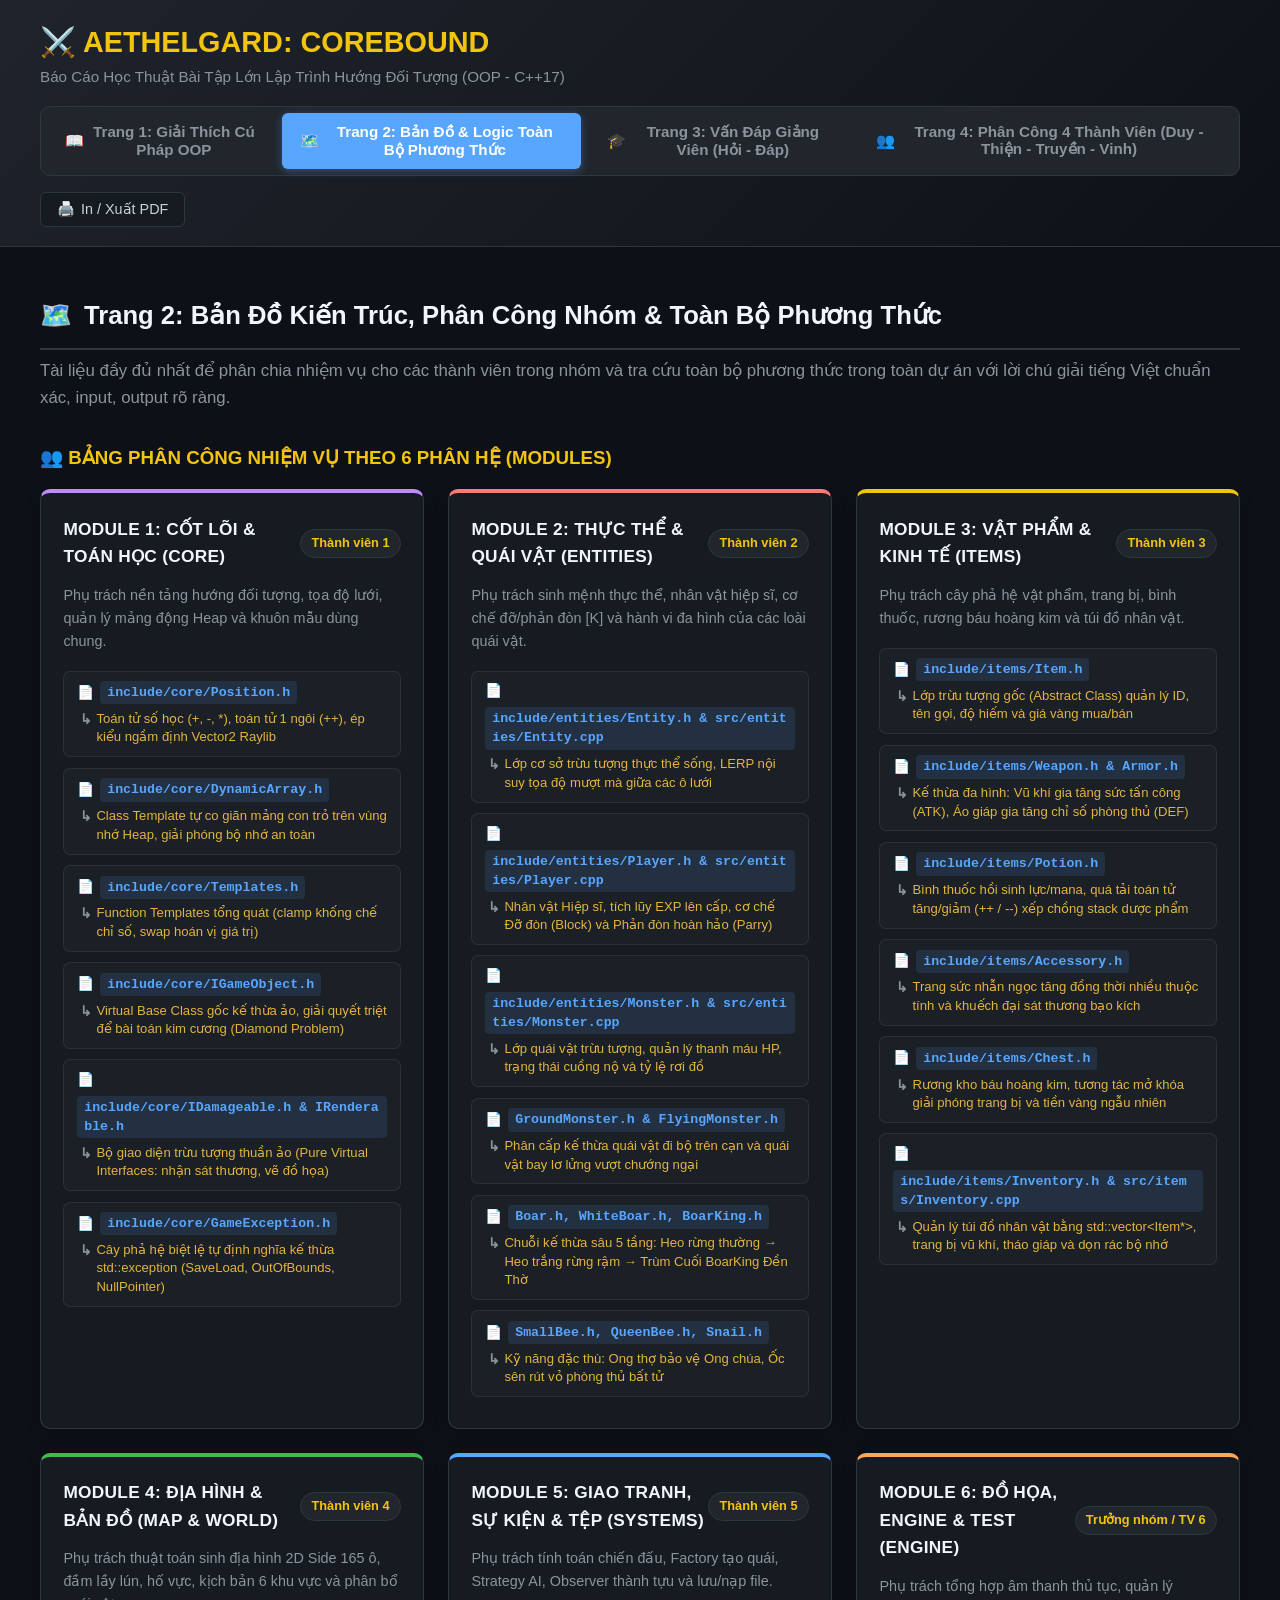
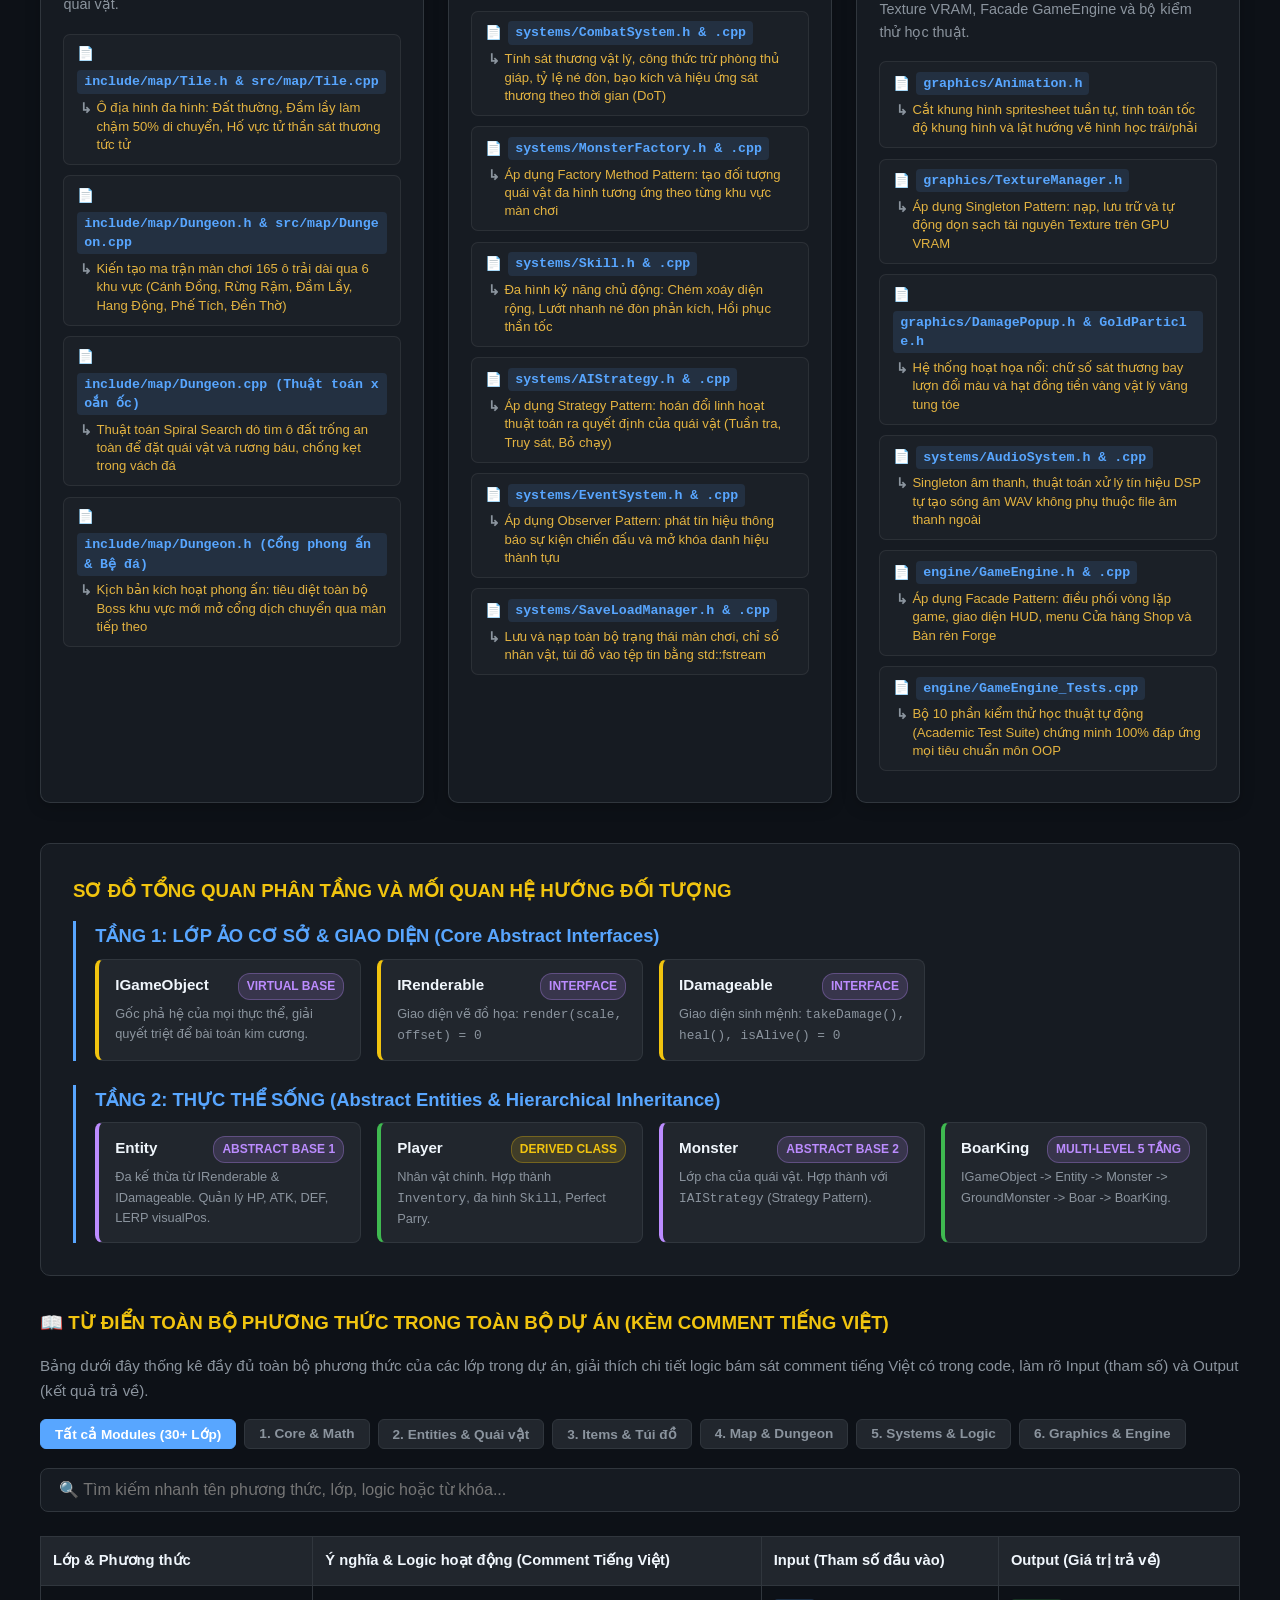
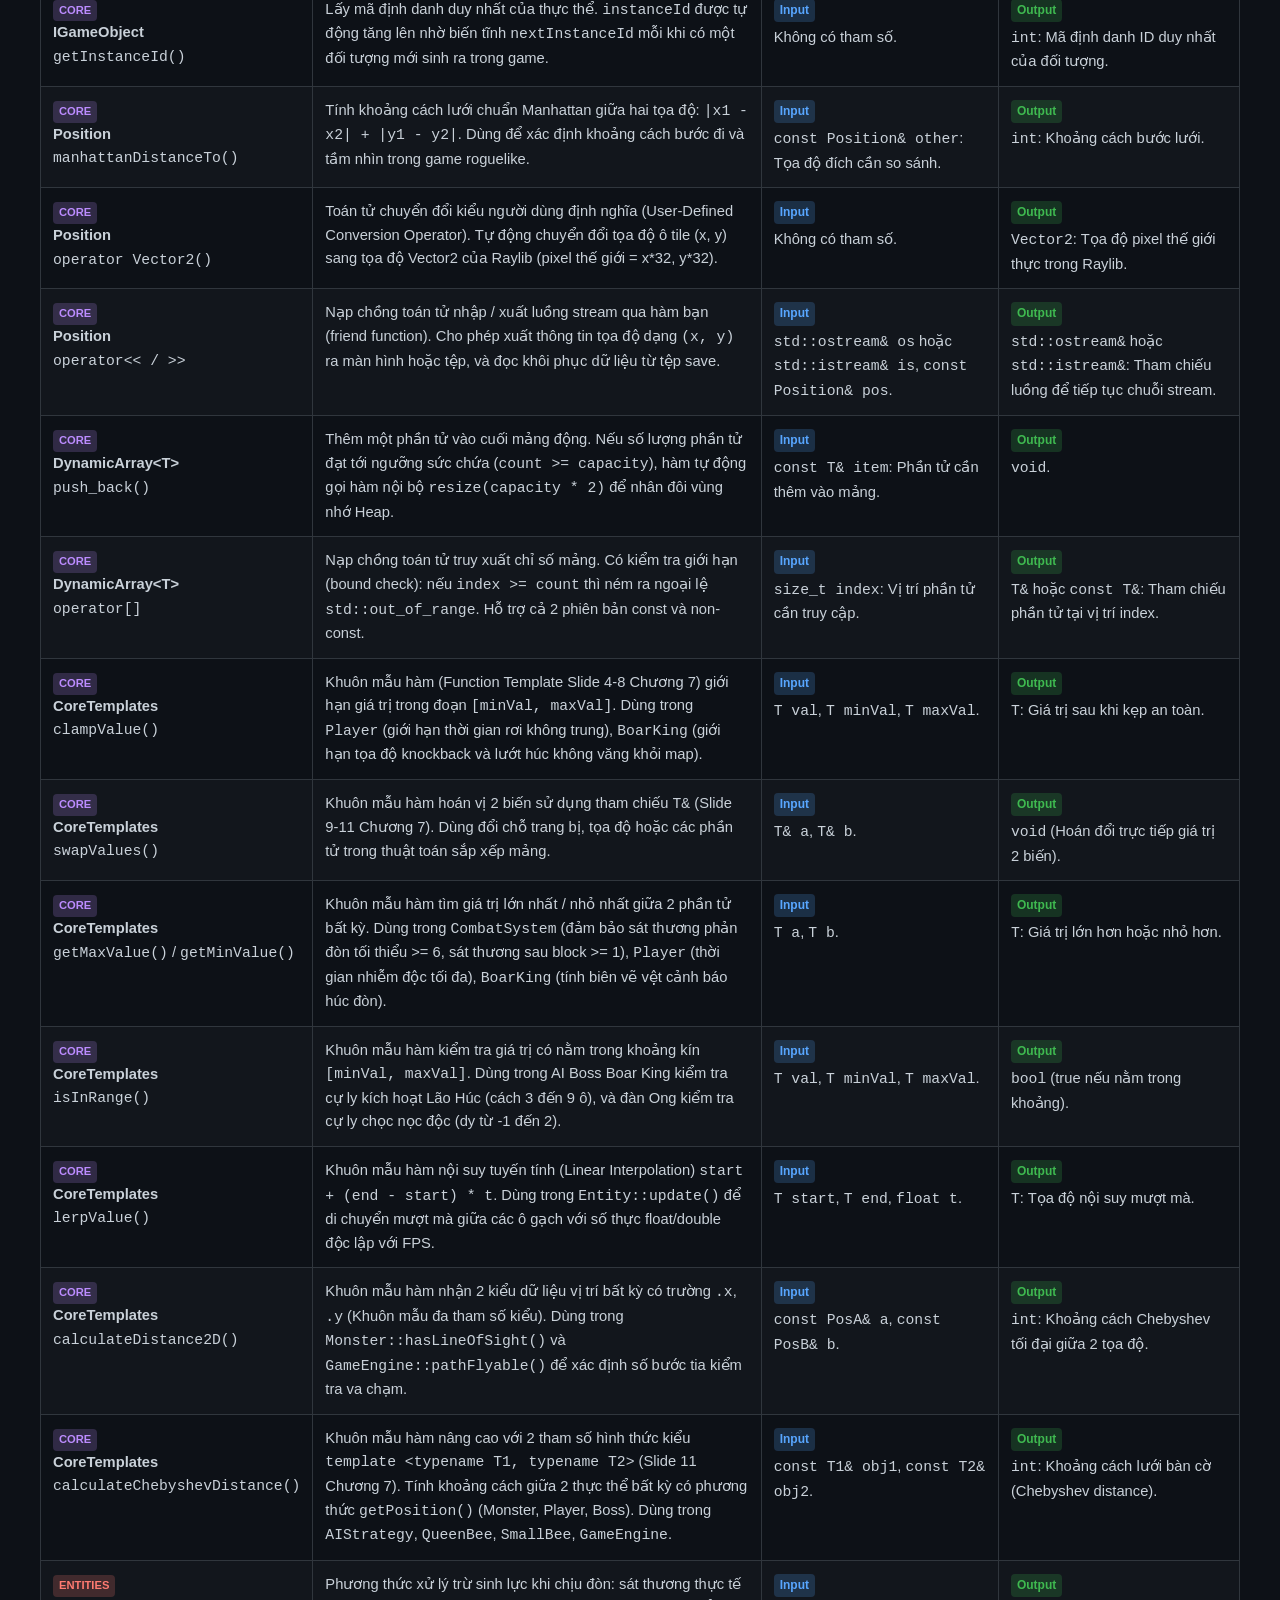
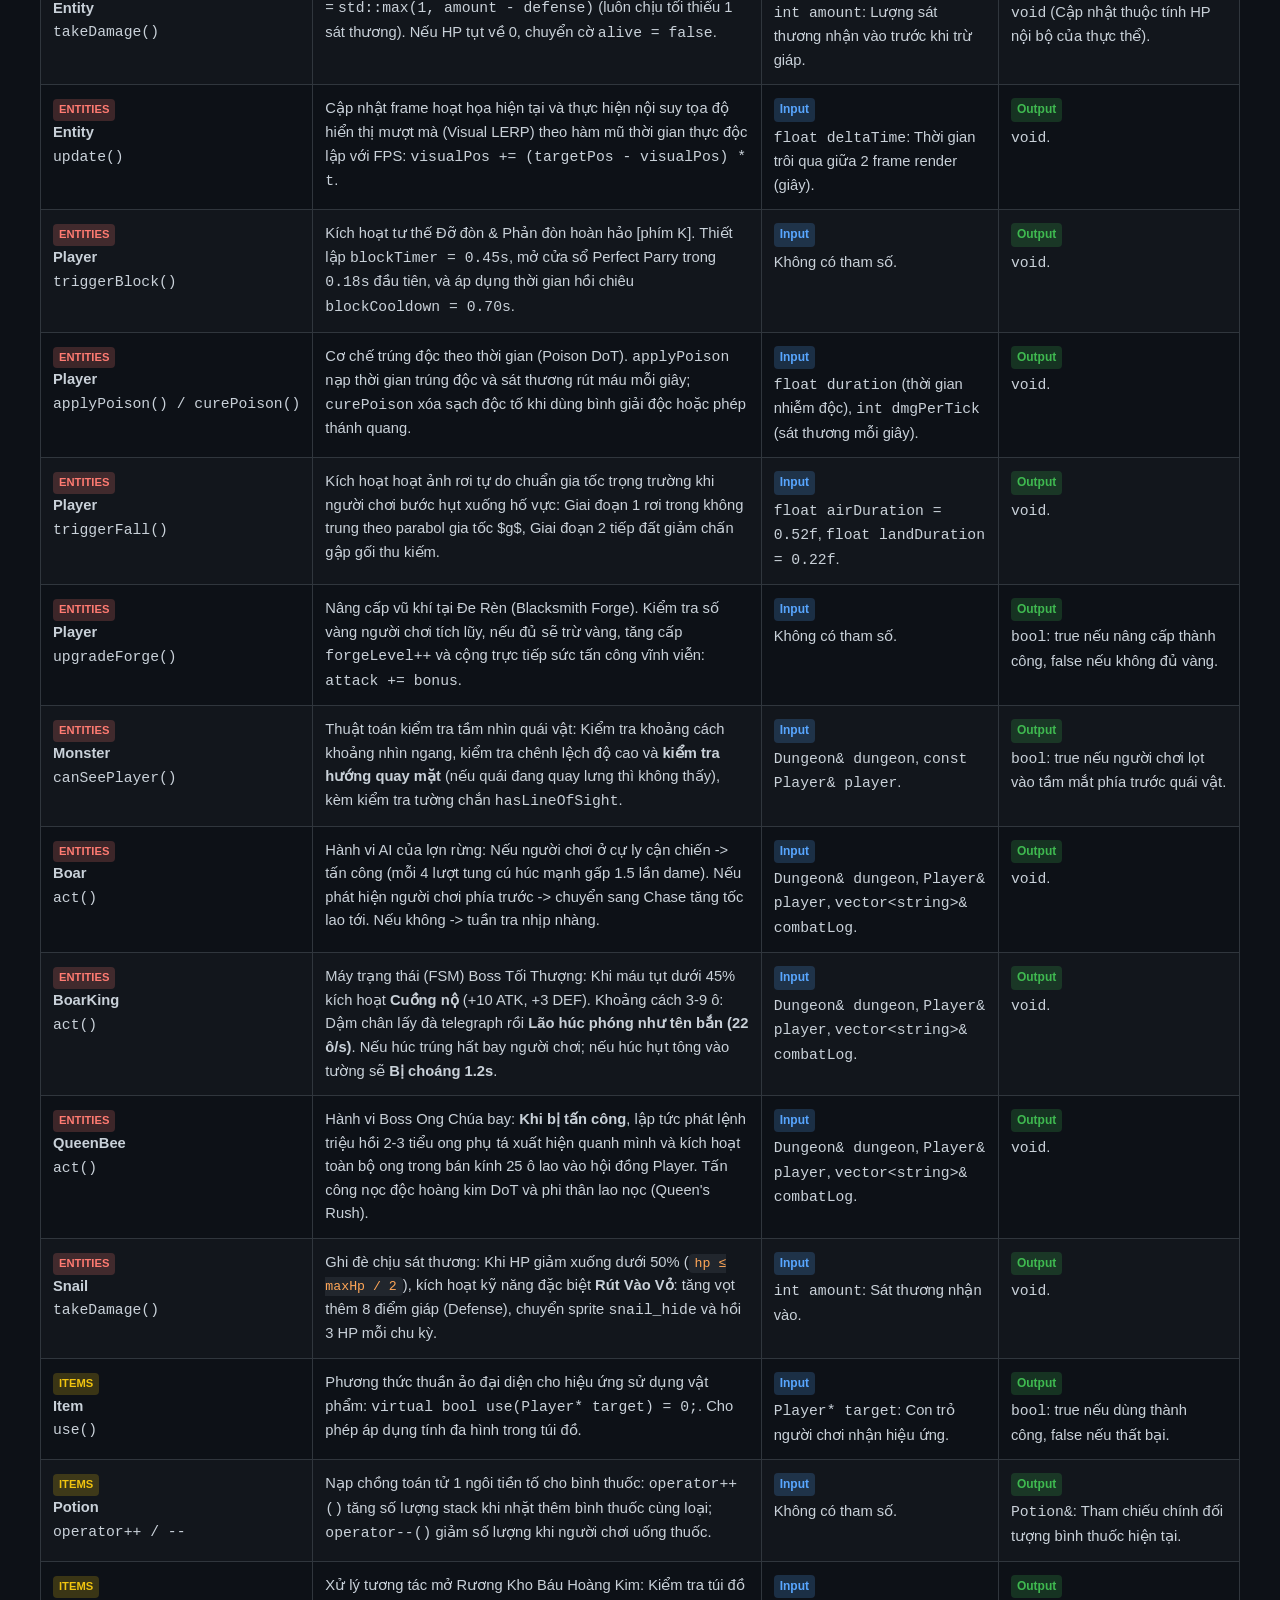
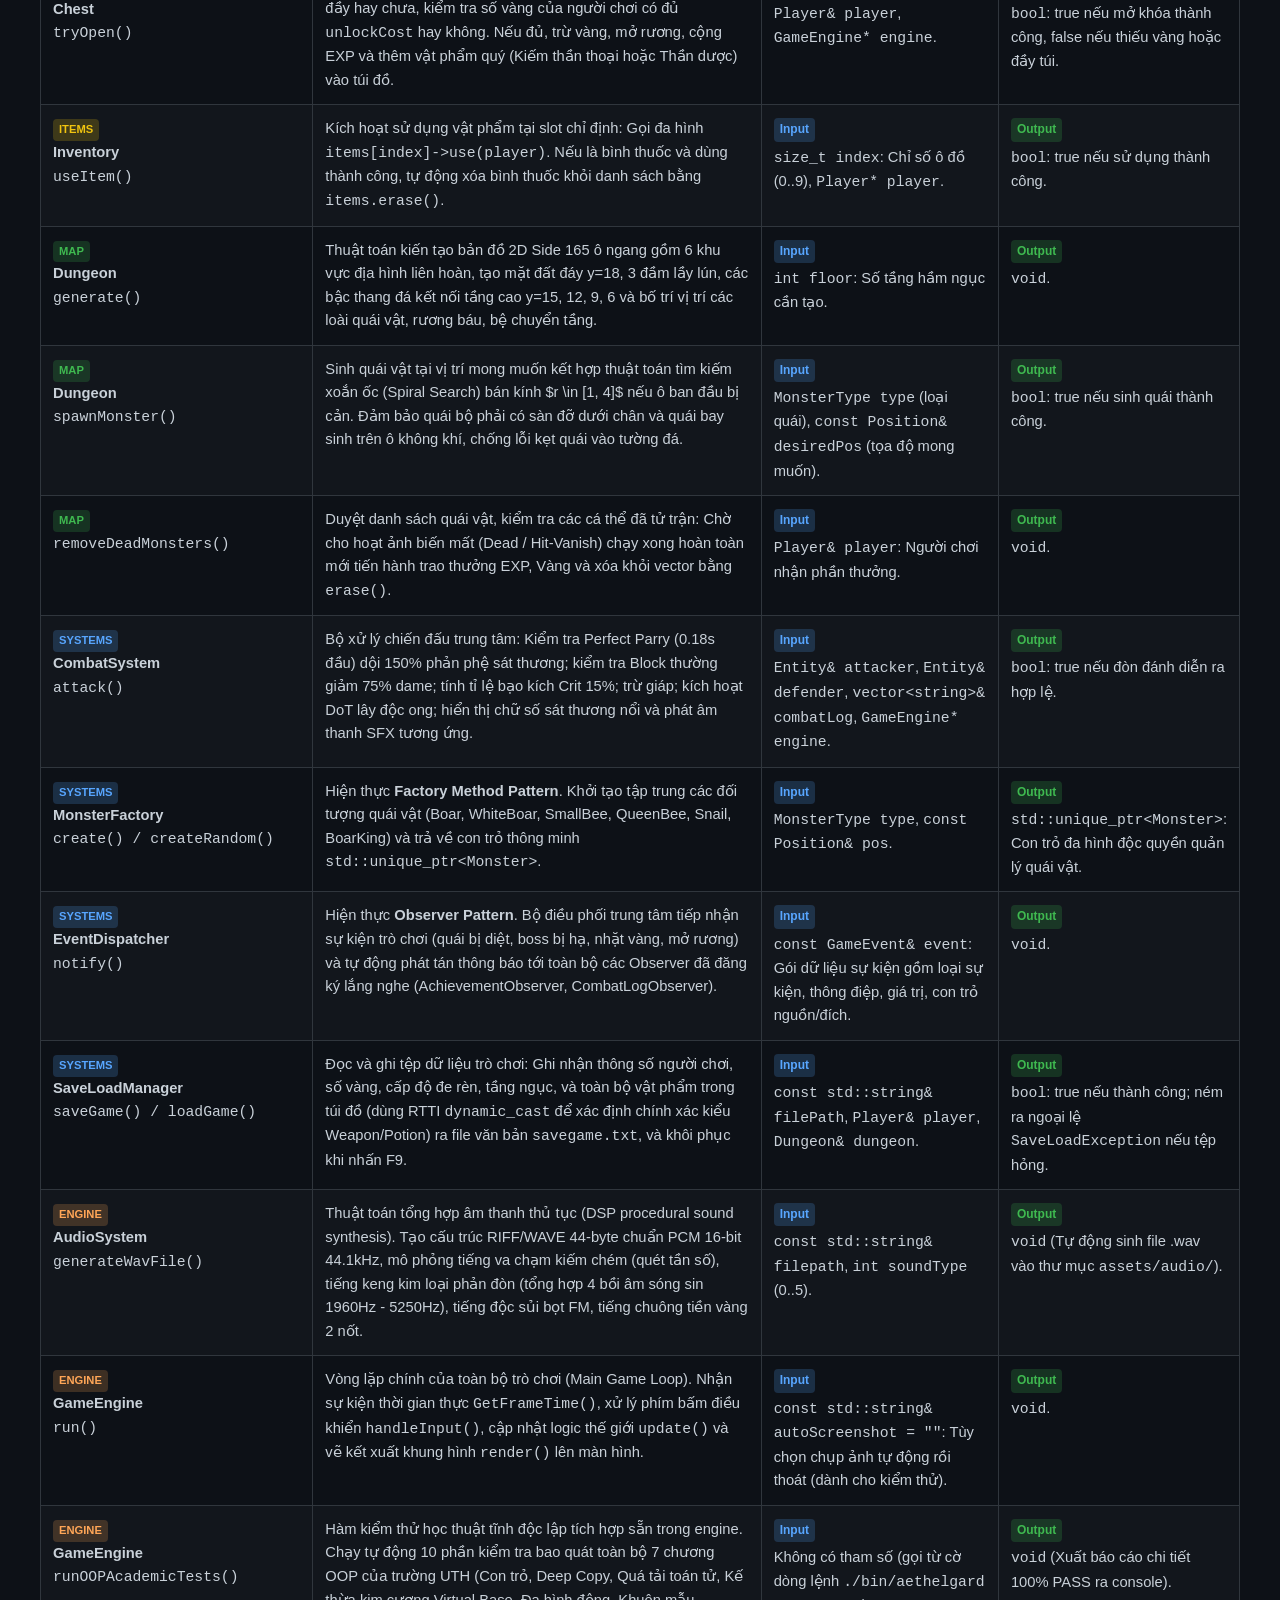
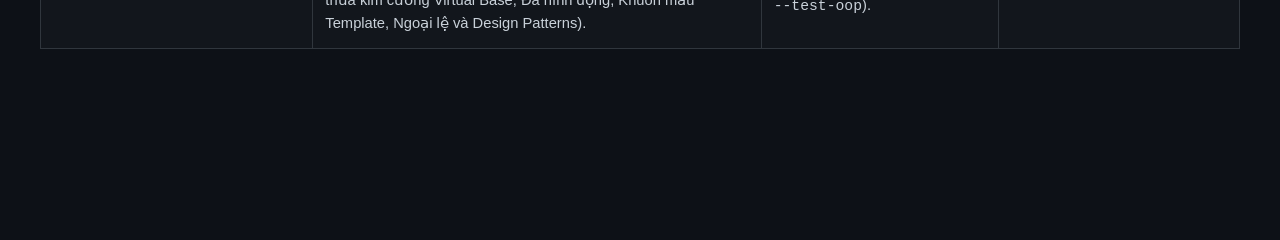
<file: bao_cao_oop.html>
<!DOCTYPE html>
<html lang="vi">
<head>
    <meta charset="UTF-8">
    <meta name="viewport" content="width=device-width, initial-scale=1.0">
    <title>Báo Cáo Bài Tập Lớn OOP - Aethelgard: Corebound</title>
    <link rel="stylesheet" href="style.css">
    <style>
        pre { background: #161b22; color: #c9d1d9; padding: 12px; border-radius: 6px; overflow-x: auto; }
        .code-kw { color: #ff7b72; font-weight: bold; }
        .code-tp { color: #d2a8ff; font-weight: bold; }
        .code-fn { color: #79c0ff; }
        .code-cm { color: #8b949e; font-style: italic; }
        .code-str { color: #a5d6ff; }
        .code-num { color: #79c0ff; }
        /* Toàn màn hình (Full Width) không giới hạn chiều rộng ở giữa */
        .header-container, main { width: 100% !important; max-width: 100% !important; margin-left: 0 !important; margin-right: 0 !important; }
        main { padding: 1.5rem 2.5rem !important; }
        header { padding: 1.2rem 2.5rem !important; }

        /* Phân bố thẻ nhóm và chú thích nhiệm vụ hiển thị rộng rãi, không bị ép chữ */
        .team-grid {
            display: grid !important;
            grid-template-columns: repeat(auto-fit, minmax(380px, 1fr)) !important;
            gap: 1.5rem !important;
            margin-bottom: 2.5rem !important;
        }
        .team-file-list {
            margin: 1.1rem 0 0.5rem 0 !important;
            list-style: none !important;
            padding-left: 0 !important;
            display: flex !important;
            flex-direction: column !important;
            gap: 0.65rem !important;
        }
        .team-file-list li,
        .team-file-item {
            margin-bottom: 0 !important;
            background: rgba(255, 255, 255, 0.025) !important;
            border: 1px solid rgba(255, 255, 255, 0.07) !important;
            border-radius: 7px !important;
            padding: 0.6rem 0.8rem !important;
            display: flex !important;
            flex-direction: column !important;
            align-items: flex-start !important;
            gap: 0.35rem !important;
            line-height: 1.45 !important;
            box-sizing: border-box !important;
            transition: all 0.2s ease !important;
        }
        .team-file-list li:hover,
        .team-file-item:hover {
            background: rgba(255, 255, 255, 0.05) !important;
            border-color: rgba(255, 255, 255, 0.15) !important;
        }
        .team-file-list li::before {
            display: none !important;
        }
        .file-name {
            display: flex !important;
            align-items: center !important;
            gap: 6px !important;
            flex-wrap: wrap !important;
            width: 100% !important;
            font-size: 0.86rem !important;
            font-weight: 600 !important;
        }
        .file-name code {
            background: rgba(88, 166, 255, 0.12) !important;
            color: #58a6ff !important;
            padding: 2px 7px !important;
            border-radius: 4px !important;
            font-family: var(--font-code) !important;
            font-size: 0.83rem !important;
            word-break: break-all !important;
        }
        .file-note {
            display: block !important;
            width: 100% !important;
            font-size: 0.82rem !important;
            color: #e3b341 !important;
            line-height: 1.4 !important;
            padding-left: 1.2rem !important;
            position: relative !important;
            box-sizing: border-box !important;
        }
        .file-note::before {
            content: "↳" !important;
            position: absolute !important;
            left: 0.2rem !important;
            top: 0 !important;
            color: #8b949e !important;
            font-weight: bold !important;
            font-size: 0.85rem !important;
        }

        /* Tab 4: Phân công 4 thành viên & Bộ chọn Selection */
        .member-selector-bar {
            background: var(--bg-secondary);
            border: 1px solid var(--border-color);
            border-radius: 12px;
            padding: 1.2rem 1.5rem;
            margin-bottom: 2rem;
            display: flex;
            flex-wrap: wrap;
            align-items: center;
            justify-content: space-between;
            gap: 1rem;
            box-shadow: 0 4px 20px rgba(0, 0, 0, 0.25);
        }
        .member-select-wrapper {
            display: flex;
            align-items: center;
            gap: 0.8rem;
            flex: 1;
            min-width: 280px;
        }
        .member-select-dropdown {
            background: var(--bg-tertiary);
            color: #fff;
            border: 1px solid var(--accent-gold);
            padding: 10px 14px;
            border-radius: 8px;
            font-size: 0.95rem;
            font-weight: 600;
            width: 100%;
            cursor: pointer;
            outline: none;
            transition: all 0.2s ease;
        }
        .member-select-dropdown:focus {
            box-shadow: 0 0 0 2px rgba(227, 179, 65, 0.4);
        }
        .member-pill-nav {
            display: flex;
            flex-wrap: wrap;
            gap: 8px;
        }
        .member-pill-btn {
            background: var(--bg-tertiary);
            border: 1px solid var(--border-color);
            color: var(--text-primary);
            padding: 8px 16px;
            border-radius: 20px;
            font-size: 0.88rem;
            font-weight: 600;
            cursor: pointer;
            transition: all 0.2s ease;
            display: flex;
            align-items: center;
            gap: 6px;
        }
        .member-pill-btn:hover {
            border-color: var(--accent-blue);
            color: #fff;
            transform: translateY(-1px);
        }
        .member-pill-btn.active {
            background: linear-gradient(135deg, rgba(88, 166, 255, 0.25), rgba(227, 179, 65, 0.25));
            border-color: var(--accent-gold);
            color: var(--accent-gold);
            box-shadow: 0 0 12px rgba(227, 179, 65, 0.3);
        }
        .member-card-container {
            margin-bottom: 2.5rem;
        }
        .member-panel {
            background: var(--bg-secondary);
            border: 1px solid var(--border-color);
            border-radius: 12px;
            padding: 1.8rem;
            margin-bottom: 2rem;
            box-shadow: 0 6px 24px rgba(0, 0, 0, 0.3);
            border-top: 5px solid var(--accent-blue);
        }
        .member-panel.duy { border-top-color: #ff7b72; }
        .member-panel.thien { border-top-color: #58a6ff; }
        .member-panel.truyen { border-top-color: #d2a8ff; }
        .member-panel.vinh { border-top-color: #7ee787; }

        .member-panel-header {
            display: flex;
            justify-content: space-between;
            align-items: flex-start;
            flex-wrap: wrap;
            gap: 1rem;
            margin-bottom: 1.5rem;
            padding-bottom: 1.2rem;
            border-bottom: 1px solid rgba(255, 255, 255, 0.08);
        }
        .member-name-block h3 {
            font-size: 1.4rem;
            color: #fff;
            margin: 0 0 6px 0;
            display: flex;
            align-items: center;
            gap: 8px;
        }
        .member-subtitle {
            color: var(--text-muted);
            font-size: 0.9rem;
        }
        .member-badges {
            display: flex;
            flex-wrap: wrap;
            gap: 8px;
        }
        .badge-weight {
            background: rgba(227, 179, 65, 0.15);
            color: var(--accent-gold);
            border: 1px solid rgba(227, 179, 65, 0.3);
            padding: 4px 10px;
            border-radius: 6px;
            font-size: 0.82rem;
            font-weight: 700;
        }
        .badge-level {
            background: rgba(255, 123, 114, 0.15);
            color: #ff7b72;
            border: 1px solid rgba(255, 123, 114, 0.3);
            padding: 4px 10px;
            border-radius: 6px;
            font-size: 0.82rem;
            font-weight: 700;
        }
        .member-section-box {
            background: rgba(255, 255, 255, 0.02);
            border: 1px solid rgba(255, 255, 255, 0.06);
            border-radius: 8px;
            padding: 1.2rem;
            margin-bottom: 1.2rem;
        }
        .member-section-box h4 {
            color: var(--accent-gold);
            font-size: 1.05rem;
            margin: 0 0 0.8rem 0;
            display: flex;
            align-items: center;
            gap: 6px;
        }
        .member-oop-list {
            margin: 0;
            padding-left: 1.2rem;
            color: var(--text-primary);
            line-height: 1.6;
            font-size: 0.92rem;
        }
        .member-oop-list li {
            margin-bottom: 0.4rem;
        }
    </style>
</head>
<body>

    <!-- Header Navigation -->
    <header>
        <div class="header-container">
            <div class="project-brand">
                <h1>⚔️ AETHELGARD: COREBOUND</h1>
                <p>Báo Cáo Học Thuật Bài Tập Lớn Lập Trình Hướng Đối Tượng (OOP - C++17)</p>
            </div>
            <nav class="nav-tabs">
                <button class="nav-tab-btn" onclick="switchTab('tab-syntax', event)">
                    <span>📖</span> Trang 1: Giải Thích Cú Pháp OOP
                </button>
                <button class="nav-tab-btn active" onclick="switchTab('tab-map', event)">
                    <span>🗺️</span> Trang 2: Bản Đồ & Logic Toàn Bộ Phương Thức
                </button>
                <button class="nav-tab-btn" onclick="switchTab('tab-qa', event)">
                    <span>🎓</span> Trang 3: Vấn Đáp Giảng Viên (Hỏi - Đáp)
                </button>
                <button class="nav-tab-btn" onclick="switchTab('tab-team4', event)" style="border-color: rgba(227, 179, 65, 0.4);">
                    <span style="color: var(--accent-gold);">👥</span> Trang 4: Phân Công 4 Thành Viên (Duy - Thiện - Truyền - Vinh)
                </button>
            </nav>
            <div class="action-buttons">
                <button class="btn-print" onclick="window.print()">
                    <span>🖨️</span> In / Xuất PDF
                </button>
            </div>
        </div>
    </header>

    <main>

        <!-- ===================================================================
             TRANG 1: GIẢI THÍCH TỪNG CÚ PHÁP ĐƯỢC SỬ DỤNG TRONG DỰ ÁN
             =================================================================== -->
        <section id="tab-syntax" class="tab-pane">
            <h2 class="section-title"><span>📚</span> Trang 1: Cẩm Nang Giải Thích Từng Cú Pháp OOP Trong Dự Án</h2>
            <p class="section-subtitle">Phân tích chuyên sâu từng cú pháp, từ khóa C++17 và nguyên lý OOP tương ứng với đề cương môn học, kèm ví dụ thực tế trích từ mã nguồn của game.</p>

            <div class="search-bar-container">
                <input type="text" id="syntax-search" class="search-input" placeholder="🔍 Gõ cú pháp hoặc từ khóa cần tra (vd: virtual, friend, dynamic_cast, template, operator...)" onkeyup="filterCards('syntax-card', this.value)">
            </div>

            <div class="card-grid">

                <!-- Card 1: Encapsulation & Access Specifiers -->
                <article class="syntax-card">
                    <div class="card-header">
                        <h3 class="card-title">1. Đóng gói & Phạm vi truy cập</h3>
                        <span class="badge badge-core">Chương 3: Class</span>
                    </div>
                    <p class="card-desc">Ẩn giấu dữ liệu nhạy cảm bên trong lớp, chỉ cho phép truy xuất có kiểm soát qua các phương thức công khai.</p>
                    <ul class="explanation-list">
                        <li><code class="inline-code">private</code>: Chỉ có các phương thức nội bộ của lớp được truy cập. Áp dụng cho các thuộc tính sống còn như <code class="inline-code">inventory</code>, <code class="inline-code">gold</code>, <code class="inline-code">poisonTimer</code>.</li>
                        <li><code class="inline-code">protected</code>: Lớp hiện tại và các lớp con kế thừa được phép truy cập. Dùng cho lớp cha <code class="inline-code">Entity</code> để các lớp con <code class="inline-code">Player</code>, <code class="inline-code">Monster</code> kế thừa chỉ số HP, ATK, DEF.</li>
                        <li><code class="inline-code">public</code>: Giao diện mở cho toàn bộ chương trình tương tác (Getters, Setters, hàm cập nhật logic).</li>
                    </ul>
                    <pre><code><span class="code-cm">// Trích từ include/entities/Entity.h</span>
<span class="code-kw">class</span> <span class="code-tp">Entity</span> : <span class="code-kw">public</span> <span class="code-tp">IRenderable</span>, <span class="code-kw">public</span> <span class="code-tp">IDamageable</span> {
<span class="code-kw">protected</span>:
    <span class="code-tp">std::string</span> name;
    <span class="code-tp">Position</span> pos;
    <span class="code-tp">int</span> hp, maxHp, attack, defense;
    <span class="code-tp">bool</span> alive;
<span class="code-kw">public</span>:
    <span class="code-tp">int</span> <span class="code-fn">getHp</span>() <span class="code-kw">const</span> { <span class="code-kw">return</span> hp; } <span class="code-cm">// Phương thức hằng không làm đổi trạng thái</span>
    <span class="code-tp">void</span> <span class="code-fn">takeDamage</span>(<span class="code-tp">int</span> amount) <span class="code-kw">override</span>;
};</code></pre>
                </article>

                <!-- Card 2: Constructor, Member Initializer List & Copy Constructor -->
                <article class="syntax-card">
                    <div class="card-header">
                        <h3 class="card-title">2. Constructor & Khởi tạo Danh sách</h3>
                        <span class="badge badge-core">Chương 3: Lifecycle</span>
                    </div>
                    <p class="card-desc">Khởi tạo trạng thái ban đầu của đối tượng và giải phóng tài nguyên khi hủy.</p>
                    <ul class="explanation-list">
                        <li><code class="inline-code">: var(val)</code>: <strong>Member Initializer List</strong> khởi tạo biến trực tiếp, tránh bước tạo giá trị rác rồi gán đè (tối ưu hiệu năng cao).</li>
                        <li><code class="inline-code">explicit</code>: Ngăn chặn trình biên dịch tự động ép kiểu ngầm định không mong muốn khi gọi Constructor 1 tham số.</li>
                        <li><code class="inline-code">Copy Constructor</code>: Sao chép sâu đối tượng, đặc biệt quan trọng với mảng động con trỏ.</li>
                    </ul>
                    <pre><code><span class="code-cm">// Trích từ include/core/Position.h & DynamicArray.h</span>
<span class="code-kw">struct</span> <span class="code-tp">Position</span> {
    <span class="code-tp">int</span> x, y;
    <span class="code-cm">// Member Initializer List</span>
    <span class="code-fn">Position</span>(<span class="code-tp">int</span> x, <span class="code-tp">int</span> y) : x(x), y(y) {}
    <span class="code-cm">// Copy Constructor (Sao chép tọa độ)</span>
    <span class="code-fn">Position</span>(<span class="code-kw">const</span> <span class="code-tp">Position</span>& other) : x(other.x), y(other.y) {}
};</code></pre>
                </article>

                <!-- Card 3: Con trỏ this & Method Chaining -->
                <article class="syntax-card">
                    <div class="card-header">
                        <h3 class="card-title">3. Con trỏ this & Method Chaining</h3>
                        <span class="badge badge-core">Chương 3: Pointers</span>
                    </div>
                    <p class="card-desc">Con trỏ ngầm định trỏ tới chính đối tượng đang thực thi phương thức.</p>
                    <ul class="explanation-list">
                        <li>Kiểm tra tự gán: <code class="inline-code">if (this != &other)</code> trong toán tử gán, chống tự hủy dữ liệu của chính mình.</li>
                        <li><strong>Method Chaining</strong>: Trả về <code class="inline-code">*this</code> dưới dạng tham chiếu <code class="inline-code">Player&</code> cho phép gọi hàm liên hoàn dạng chuỗi: <code class="inline-code">hero.setHp(100).setAttack(30);</code></li>
                    </ul>
                    <pre><code><span class="code-cm">// Trích từ include/entities/Player.h</span>
<span class="code-tp">Player</span>& <span class="code-fn">setHp</span>(<span class="code-tp">int</span> val) { hp = val; <span class="code-kw">return</span> *<span class="code-kw">this</span>; }
<span class="code-tp">Player</span>& <span class="code-fn">setAttack</span>(<span class="code-tp">int</span> val) { attack = val; <span class="code-kw">return</span> *<span class="code-kw">this</span>; }

<span class="code-cm">// Sử dụng thực tế trong kiểm thử:</span>
player.setHp(<span class="code-num">80</span>).setAttack(<span class="code-num">25</span>).setDefense(<span class="code-num">10</span>);</code></pre>
                </article>

                <!-- Card 4: Static Members -->
                <article class="syntax-card">
                    <div class="card-header">
                        <h3 class="card-title">4. Thuộc tính & Phương thức static</h3>
                        <span class="badge badge-core">Chương 3: Static</span>
                    </div>
                    <p class="card-desc">Thành viên dùng chung cho toàn bộ lớp thay vì thuộc riêng về một cá thể đối tượng cụ thể.</p>
                    <ul class="explanation-list">
                        <li><code class="inline-code">static int nextInstanceId</code>: Tự tăng khi sinh đối tượng mới, cấp phát ID duy nhất cho thực thể.</li>
                        <li><code class="inline-code">static int activeMonsterCount</code>: Đếm số lượng quái vật hiện diện trên sân; tăng trong Constructor, giảm trong Destructor.</li>
                        <li>Khai báo trong header, nhưng bắt buộc định nghĩa vùng nhớ trong file <code class="inline-code">.cpp</code>.</li>
                    </ul>
                    <pre><code><span class="code-cm">// Trích từ src/core/IGameObject.cpp</span>
<span class="code-tp">int</span> <span class="code-tp">IGameObject</span>::nextInstanceId = <span class="code-num">0</span>;

<span class="code-cm">// Trích từ src/entities/Monster.cpp</span>
<span class="code-tp">int</span> <span class="code-tp">Monster</span>::activeMonsterCount = <span class="code-num">0</span>;
<span class="code-tp">int</span> <span class="code-tp">Monster</span>::totalMonstersDefeated = <span class="code-num">0</span>;</code></pre>
                </article>

                <!-- Card 5: Friend Class & Friend Function -->
                <article class="syntax-card">
                    <div class="card-header">
                        <h3 class="card-title">5. Lớp bạn & Hàm bạn (friend)</h3>
                        <span class="badge badge-core">Chương 3: Friend</span>
                    </div>
                    <p class="card-desc">Cấp quyền đặc biệt cho lớp hoặc hàm bên ngoài truy cập biến private/protected mà không cần mở public.</p>
                    <ul class="explanation-list">
                        <li><code class="inline-code">friend class CombatSystem;</code>: Cho phép hệ thống tính sát thương truy cập trực tiếp chỉ số mà không phá vỡ tính bao bọc.</li>
                        <li><code class="inline-code">friend std::ostream& operator<<</code>: Hàm bạn nạp chồng toán tử xuất stream để in thông tin đối tượng ra màn hình hoặc ghi file.</li>
                    </ul>
                    <pre><code><span class="code-cm">// Trích từ include/entities/Entity.h</span>
<span class="code-kw">class</span> <span class="code-tp">Entity</span> {
    <span class="code-kw">friend class</span> <span class="code-tp">CombatSystem</span>;
    <span class="code-kw">friend class</span> <span class="code-tp">SaveLoadManager</span>;
    <span class="code-cm">// Hàm bạn xuất thông tin</span>
    <span class="code-kw">friend</span> <span class="code-tp">std::ostream</span>& <span class="code-kw">operator</span><<(<span class="code-tp">std::ostream</span>& os, <span class="code-kw">const</span> <span class="code-tp">Entity</span>& entity) {
        os << <span class="code-str">"["</span> << entity.name << <span class="code-str">"] HP: "</span> << entity.hp;
        <span class="code-kw">return</span> os;
    }
};</code></pre>
                </article>

                <!-- Card 6: Operator Overloading -->
                <article class="syntax-card">
                    <div class="card-header">
                        <h3 class="card-title">6. Nạp chồng toán tử toàn diện</h3>
                        <span class="badge badge-core">Chương 4: Operators</span>
                    </div>
                    <p class="card-desc">Định nghĩa lại ý nghĩa của các toán tử chuẩn C++ cho các cấu trúc tùy biến.</p>
                    <ul class="explanation-list">
                        <li><strong>Số học</strong>: <code class="inline-code">operator+</code>, <code class="inline-code">operator-</code> để cộng trừ vector vị trí.</li>
                        <li><strong>1 ngôi tiền tố & hậu tố</strong>: <code class="inline-code">operator++()</code> tăng stack bình thuốc hoặc tọa độ.</li>
                        <li><strong>Chỉ số mảng</strong>: <code class="inline-code">operator[]</code> dùng trong <code class="inline-code">Inventory</code> và <code class="inline-code">DynamicArray</code>.</li>
                        <li><strong>Chuyển đổi kiểu</strong>: <code class="inline-code">operator Vector2() const</code> tự động chuyển ô grid sang pixel Raylib.</li>
                    </ul>
                    <pre><code><span class="code-cm">// Trích từ include/core/Position.h</span>
<span class="code-tp">Position</span> <span class="code-kw">operator</span>+(<span class="code-kw">const</span> <span class="code-tp">Position</span>& offset) <span class="code-kw">const</span> {
    <span class="code-kw">return</span> <span class="code-fn">Position</span>(x + offset.x, y + offset.y);
}
<span class="code-cm">// Toán tử chuyển đổi kiểu sang Raylib Vector2</span>
<span class="code-kw">operator</span> <span class="code-tp">Vector2</span>() <span class="code-kw">const</span> {
    <span class="code-kw">return</span> <span class="code-tp">Vector2</span>{ <span class="code-kw">static_cast</span>&lt;<span class="code-tp">float</span>&gt;(x * <span class="code-num">32</span>), <span class="code-kw">static_cast</span>&lt;<span class="code-tp">float</span>&gt;(y * <span class="code-num">32</span>) };
}</code></pre>
                </article>

                <!-- Card 7: Diamond Problem & Virtual Base Class -->
                <article class="syntax-card">
                    <div class="card-header">
                        <h3 class="card-title">7. Kế thừa kim cương (Diamond Problem)</h3>
                        <span class="badge badge-poly">Chương 5: Inheritance</span>
                    </div>
                    <p class="card-desc">Giải quyết hiện tượng nhập nhằng thuộc tính khi một lớp kế thừa từ 2 lớp con có chung 1 lớp cha gốc.</p>
                    <ul class="explanation-list">
                        <li>Lớp <code class="inline-code">IRenderable</code> và <code class="inline-code">IDamageable</code> cùng kế thừa từ <code class="inline-code">IGameObject</code>.</li>
                        <li>Lớp <code class="inline-code">Entity</code> đa kế thừa từ cả hai giao diện trên.</li>
                        <li>Sử dụng cú pháp <code class="inline-code">virtual public IGameObject</code> giúp <code class="inline-code">Entity</code> chỉ sở hữu <strong>DUY NHẤT 1 bản sao</strong> của <code class="inline-code">instanceId</code>.</li>
                    </ul>
                    <pre><code><span class="code-cm">// Trích từ include/core/IDamageable.h & IRenderable.h</span>
<span class="code-kw">class</span> <span class="code-tp">IDamageable</span> : <span class="code-kw">virtual public</span> <span class="code-tp">IGameObject</span> { ... };
<span class="code-kw">class</span> <span class="code-tp">IRenderable</span> : <span class="code-kw">virtual public</span> <span class="code-tp">IGameObject</span> { ... };

<span class="code-cm">// Entity kế thừa đồng thời 2 giao diện</span>
<span class="code-kw">class</span> <span class="code-tp">Entity</span> : <span class="code-kw">public</span> <span class="code-tp">IRenderable</span>, <span class="code-kw">public</span> <span class="code-tp">IDamageable</span> { ... };</code></pre>
                </article>

                <!-- Card 8: Pure Virtual Functions & Late Binding -->
                <article class="syntax-card">
                    <div class="card-header">
                        <h3 class="card-title">8. Lớp trừu tượng & Đa hình động</h3>
                        <span class="badge badge-poly">Chương 6: Polymorphism</span>
                    </div>
                    <p class="card-desc">Cơ chế liên kết động (Late Binding) gọi đúng phương thức của lớp con thông qua con trỏ lớp cha lúc chạy.</p>
                    <ul class="explanation-list">
                        <li>Phương thức thuần ảo: <code class="inline-code">virtual void act(...) = 0;</code> biến lớp thành Abstract Class.</li>
                        <li>Từ khóa <code class="inline-code">override</code>: Yêu cầu trình biên dịch kiểm tra tính hợp lệ của hàm ghi đè ở lớp con.</li>
                        <li><strong>Virtual Destructor</strong>: <code class="inline-code">virtual ~Entity() = default;</code> giải phóng bộ nhớ an toàn.</li>
                    </ul>
                    <pre><code><span class="code-cm">// Trích từ include/entities/Monster.h & Boar.h</span>
<span class="code-kw">class</span> <span class="code-tp">Monster</span> : <span class="code-kw">public</span> <span class="code-tp">Entity</span> {
<span class="code-kw">public</span>:
    <span class="code-kw">virtual void</span> <span class="code-fn">act</span>(<span class="code-tp">Dungeon</span>& d, <span class="code-tp">Player</span>& p, <span class="code-tp">std::vector</span>&lt;<span class="code-tp">std::string</span>&gt;& log) = <span class="code-num">0</span>;
    <span class="code-kw">virtual void</span> <span class="code-fn">onDeath</span>(<span class="code-tp">Player</span>& player) = <span class="code-num">0</span>;
};</code></pre>
                </article>

                <!-- Card 9: RTTI & dynamic_cast -->
                <article class="syntax-card">
                    <div class="card-header">
                        <h3 class="card-title">9. RTTI & Ép kiểu an toàn dynamic_cast</h3>
                        <span class="badge badge-poly">Chương 6: RTTI</span>
                    </div>
                    <p class="card-desc">Xác định kiểu dữ liệu thực sự của đối tượng trong thời gian chạy (Run-Time Type Information).</p>
                    <ul class="explanation-list">
                        <li><code class="inline-code">dynamic_cast&lt;T*&gt;(ptr)</code>: Trả về con trỏ đích nếu đối tượng đúng là kiểu con, ngược lại trả về <code class="inline-code">nullptr</code>.</li>
                        <li>Được dùng khi Save/Load file để phân biệt vật phẩm trong túi là <code class="inline-code">Weapon</code> hay <code class="inline-code">Potion</code>.</li>
                    </ul>
                    <pre><code><span class="code-cm">// Trích từ src/systems/SaveLoadManager.cpp</span>
<span class="code-kw">const</span> <span class="code-tp">Item</span>* item = inv[i];
<span class="code-kw">const</span> <span class="code-tp">Weapon</span>* w = <span class="code-kw">dynamic_cast</span>&lt;<span class="code-kw">const</span> <span class="code-tp">Weapon</span>*&gt;(item);
<span class="code-kw">if</span> (w) {
    outFile &lt;&lt; <span class="code-str">"Item="</span> &lt;&lt; w-&gt;getName() &lt;&lt; <span class="code-str">"|...|WEAPON|"</span> &lt;&lt; w-&gt;getBonusAttack() &lt;&lt; <span class="code-str">"\n"</span>;
}</code></pre>
                </article>

                <!-- Card 10: Templates -->
                <article class="syntax-card">
                    <div class="card-header">
                        <h3 class="card-title">10. Khuôn mẫu (Templates)</h3>
                        <span class="badge badge-sys">Chương 7: Templates</span>
                    </div>
                    <ul class="explanation-list">
                        <li><strong>Function Templates (Khuôn mẫu hàm Slide 4-13 Chương 7):</strong> Bộ 8 hàm mẫu tổng quát dùng chung:
                            <code class="inline-code">clampValue&lt;T&gt;</code>, 
                            <code class="inline-code">swapValues&lt;T&gt;</code>, 
                            <code class="inline-code">getMaxValue&lt;T&gt;</code>, 
                            <code class="inline-code">getMinValue&lt;T&gt;</code>, 
                            <code class="inline-code">isInRange&lt;T&gt;</code>, 
                            <code class="inline-code">lerpValue&lt;T&gt;</code>, 
                            <code class="inline-code">calculateDistance2D&lt;PosA, PosB&gt;</code>, 
                            <code class="inline-code">calculateChebyshevDistance&lt;T1, T2&gt;</code>.
                        </li>
                        <li><strong>Class Template (Khuôn mẫu lớp Slide 14-25 Chương 7):</strong> <code class="inline-code">DynamicArray&lt;T&gt;</code> tự co giãn bộ nhớ trên Heap.</li>
                    </ul>
                    <pre><code><span class="code-cm">// Trích từ include/core/DynamicArray.h</span>
<span class="code-kw">template</span> &lt;<span class="code-kw">typename</span> <span class="code-tp">T</span>&gt;
<span class="code-kw">class</span> <span class="code-tp">DynamicArray</span> {
<span class="code-kw">private</span>:
    <span class="code-tp">T</span>* data;
    <span class="code-tp">size_t</span> capacity, count;
<span class="code-kw">public</span>:
    <span class="code-tp">void</span> <span class="code-fn">push_back</span>(<span class="code-kw">const</span> <span class="code-tp">T</span>& item);
    <span class="code-tp">T</span>& <span class="code-kw">operator</span>[](<span class="code-tp">size_t</span> index);
};</code></pre>
                </article>

                <!-- Card 11: Exceptions -->
                <article class="syntax-card">
                    <div class="card-header">
                        <h3 class="card-title">11. Xử lý ngoại lệ (Exceptions)</h3>
                        <span class="badge badge-sys">Ngoại lệ</span>
                    </div>
                    <p class="card-desc">Bắt và xử lý lỗi lúc runtime mà không làm sập ứng dụng game đột ngột.</p>
                    <ul class="explanation-list">
                        <li>Kế thừa <code class="inline-code">std::runtime_error</code> để tạo cây ngoại lệ riêng biệt.</li>
                        <li>Dùng khối <code class="inline-code">try - catch</code> bao bọc quá trình nạp file save hoặc tệp tài nguyên.</li>
                    </ul>
                    <pre><code><span class="code-cm">// Trích từ include/core/GameException.h</span>
<span class="code-kw">class</span> <span class="code-tp">SaveLoadException</span> : <span class="code-kw">public</span> <span class="code-tp">GameException</span> {
<span class="code-kw">public</span>:
    <span class="code-kw">explicit</span> <span class="code-fn">SaveLoadException</span>(<span class="code-kw">const</span> <span class="code-tp">std::string</span>& msg) 
        : <span class="code-tp">GameException</span>(<span class="code-str">"[SaveLoadException] "</span> + msg) {}
};</code></pre>
                </article>

                <!-- Card 12: Design Patterns -->
                <article class="syntax-card">
                    <div class="card-header">
                        <h3 class="card-title">12. Mẫu thiết kế (Design Patterns)</h3>
                        <span class="badge badge-pattern">GoF Patterns</span>
                    </div>
                    <p class="card-desc">Khuôn mẫu thiết kế giúp mã nguồn phân tách độc lập, dễ mở rộng.</p>
                    <ul class="explanation-list">
                        <li><strong>Meyers' Singleton</strong>: <code class="inline-code">AudioSystem</code>, <code class="inline-code">TextureManager</code>.</li>
                        <li><strong>Factory Method</strong>: <code class="inline-code">MonsterFactory::create()</code>.</li>
                        <li><strong>Observer Pattern</strong>: <code class="inline-code">EventDispatcher</code>.</li>
                        <li><strong>Strategy Pattern</strong>: <code class="inline-code">IAIStrategy</code>.</li>
                    </ul>
                    <pre><code><span class="code-cm">// Trích từ include/systems/AudioSystem.h (Meyers' Singleton)</span>
<span class="code-kw">static</span> <span class="code-tp">AudioSystem</span>& <span class="code-fn">getInstance</span>() {
    <span class="code-kw">static</span> <span class="code-tp">AudioSystem</span> instance;
    <span class="code-kw">return</span> instance;
}</code></pre>
                </article>

            </div>
        </section>

        <!-- ===================================================================
             TRANG 2: BẢN ĐỒ DỰ ÁN, PHÂN CÔNG NHÓM & DANH MỤC TOÀN BỘ PHƯƠNG THỨC
             =================================================================== -->
        <section id="tab-map" class="tab-pane active">
            <h2 class="section-title"><span>🗺️</span> Trang 2: Bản Đồ Kiến Trúc, Phân Công Nhóm & Toàn Bộ Phương Thức</h2>
            <p class="section-subtitle">Tài liệu đầy đủ nhất để phân chia nhiệm vụ cho các thành viên trong nhóm và tra cứu toàn bộ phương thức trong toàn dự án với lời chú giải tiếng Việt chuẩn xác, input, output rõ ràng.</p>

            <!-- PHẦN 1: BẢNG PHÂN CHIA NHIỆM VỤ THÀNH VIÊN TRONG NHÓM -->
            <h3 style="color: var(--accent-gold); margin-bottom: 1rem;">👥 BẢNG PHÂN CÔNG NHIỆM VỤ THEO 6 PHÂN HỆ (MODULES)</h3>
            <div class="team-grid">

                <div class="team-card core">
                    <div class="team-card-header">
                        <span class="team-module-title">MODULE 1: CỐT LÕI & TOÁN HỌC (CORE)</span>
                        <span class="member-tag">Thành viên 1</span>
                    </div>
                    <p style="font-size: 0.9rem; color: var(--text-muted);">Phụ trách nền tảng hướng đối tượng, tọa độ lưới, quản lý mảng động Heap và khuôn mẫu dùng chung.</p>
                    <ul class="team-file-list">
                        <li class="team-file-item">
                            <div class="file-name">📄 <code>include/core/Position.h</code></div>
                            <div class="file-note">Toán tử số học (+, -, *), toán tử 1 ngôi (++), ép kiểu ngầm định Vector2 Raylib</div>
                        </li>
                        <li class="team-file-item">
                            <div class="file-name">📄 <code>include/core/DynamicArray.h</code></div>
                            <div class="file-note">Class Template tự co giãn mảng con trỏ trên vùng nhớ Heap, giải phóng bộ nhớ an toàn</div>
                        </li>
                        <li class="team-file-item">
                            <div class="file-name">📄 <code>include/core/Templates.h</code></div>
                            <div class="file-note">Function Templates tổng quát (clamp khống chế chỉ số, swap hoán vị giá trị)</div>
                        </li>
                        <li class="team-file-item">
                            <div class="file-name">📄 <code>include/core/IGameObject.h</code></div>
                            <div class="file-note">Virtual Base Class gốc kế thừa ảo, giải quyết triệt để bài toán kim cương (Diamond Problem)</div>
                        </li>
                        <li class="team-file-item">
                            <div class="file-name">📄 <code>include/core/IDamageable.h & IRenderable.h</code></div>
                            <div class="file-note">Bộ giao diện trừu tượng thuần ảo (Pure Virtual Interfaces: nhận sát thương, vẽ đồ họa)</div>
                        </li>
                        <li class="team-file-item">
                            <div class="file-name">📄 <code>include/core/GameException.h</code></div>
                            <div class="file-note">Cây phả hệ biệt lệ tự định nghĩa kế thừa std::exception (SaveLoad, OutOfBounds, NullPointer)</div>
                        </li>
                    </ul>
                </div>

                <div class="team-card entities">
                    <div class="team-card-header">
                        <span class="team-module-title">MODULE 2: THỰC THỂ & QUÁI VẬT (ENTITIES)</span>
                        <span class="member-tag">Thành viên 2</span>
                    </div>
                    <p style="font-size: 0.9rem; color: var(--text-muted);">Phụ trách sinh mệnh thực thể, nhân vật hiệp sĩ, cơ chế đỡ/phản đòn [K] và hành vi đa hình của các loài quái vật.</p>
                    <ul class="team-file-list">
                        <li class="team-file-item">
                            <div class="file-name">📄 <code>include/entities/Entity.h & src/entities/Entity.cpp</code></div>
                            <div class="file-note">Lớp cơ sở trừu tượng thực thể sống, LERP nội suy tọa độ mượt mà giữa các ô lưới</div>
                        </li>
                        <li class="team-file-item">
                            <div class="file-name">📄 <code>include/entities/Player.h & src/entities/Player.cpp</code></div>
                            <div class="file-note">Nhân vật Hiệp sĩ, tích lũy EXP lên cấp, cơ chế Đỡ đòn (Block) và Phản đòn hoàn hảo (Parry)</div>
                        </li>
                        <li class="team-file-item">
                            <div class="file-name">📄 <code>include/entities/Monster.h & src/entities/Monster.cpp</code></div>
                            <div class="file-note">Lớp quái vật trừu tượng, quản lý thanh máu HP, trạng thái cuồng nộ và tỷ lệ rơi đồ</div>
                        </li>
                        <li class="team-file-item">
                            <div class="file-name">📄 <code>GroundMonster.h & FlyingMonster.h</code></div>
                            <div class="file-note">Phân cấp kế thừa quái vật đi bộ trên cạn và quái vật bay lơ lửng vượt chướng ngại</div>
                        </li>
                        <li class="team-file-item">
                            <div class="file-name">📄 <code>Boar.h, WhiteBoar.h, BoarKing.h</code></div>
                            <div class="file-note">Chuỗi kế thừa sâu 5 tầng: Heo rừng thường → Heo trắng rừng rậm → Trùm Cuối BoarKing Đền Thờ</div>
                        </li>
                        <li class="team-file-item">
                            <div class="file-name">📄 <code>SmallBee.h, QueenBee.h, Snail.h</code></div>
                            <div class="file-note">Kỹ năng đặc thù: Ong thợ bảo vệ Ong chúa, Ốc sên rút vỏ phòng thủ bất tử</div>
                        </li>
                    </ul>
                </div>

                <div class="team-card items">
                    <div class="team-card-header">
                        <span class="team-module-title">MODULE 3: VẬT PHẨM & KINH TẾ (ITEMS)</span>
                        <span class="member-tag">Thành viên 3</span>
                    </div>
                    <p style="font-size: 0.9rem; color: var(--text-muted);">Phụ trách cây phả hệ vật phẩm, trang bị, bình thuốc, rương báu hoàng kim và túi đồ nhân vật.</p>
                    <ul class="team-file-list">
                        <li class="team-file-item">
                            <div class="file-name">📄 <code>include/items/Item.h</code></div>
                            <div class="file-note">Lớp trừu tượng gốc (Abstract Class) quản lý ID, tên gọi, độ hiếm và giá vàng mua/bán</div>
                        </li>
                        <li class="team-file-item">
                            <div class="file-name">📄 <code>include/items/Weapon.h & Armor.h</code></div>
                            <div class="file-note">Kế thừa đa hình: Vũ khí gia tăng sức tấn công (ATK), Áo giáp gia tăng chỉ số phòng thủ (DEF)</div>
                        </li>
                        <li class="team-file-item">
                            <div class="file-name">📄 <code>include/items/Potion.h</code></div>
                            <div class="file-note">Bình thuốc hồi sinh lực/mana, quá tải toán tử tăng/giảm (++ / --) xếp chồng stack dược phẩm</div>
                        </li>
                        <li class="team-file-item">
                            <div class="file-name">📄 <code>include/items/Accessory.h</code></div>
                            <div class="file-note">Trang sức nhẫn ngọc tăng đồng thời nhiều thuộc tính và khuếch đại sát thương bạo kích</div>
                        </li>
                        <li class="team-file-item">
                            <div class="file-name">📄 <code>include/items/Chest.h</code></div>
                            <div class="file-note">Rương kho báu hoàng kim, tương tác mở khóa giải phóng trang bị và tiền vàng ngẫu nhiên</div>
                        </li>
                        <li class="team-file-item">
                            <div class="file-name">📄 <code>include/items/Inventory.h & src/items/Inventory.cpp</code></div>
                            <div class="file-note">Quản lý túi đồ nhân vật bằng std::vector&lt;Item*&gt;, trang bị vũ khí, tháo giáp và dọn rác bộ nhớ</div>
                        </li>
                    </ul>
                </div>

                <div class="team-card map">
                    <div class="team-card-header">
                        <span class="team-module-title">MODULE 4: ĐỊA HÌNH & BẢN ĐỒ (MAP & WORLD)</span>
                        <span class="member-tag">Thành viên 4</span>
                    </div>
                    <p style="font-size: 0.9rem; color: var(--text-muted);">Phụ trách thuật toán sinh địa hình 2D Side 165 ô, đầm lầy lún, hố vực, kịch bản 6 khu vực và phân bổ quái vật.</p>
                    <ul class="team-file-list">
                        <li class="team-file-item">
                            <div class="file-name">📄 <code>include/map/Tile.h & src/map/Tile.cpp</code></div>
                            <div class="file-note">Ô địa hình đa hình: Đất thường, Đầm lầy làm chậm 50% di chuyển, Hố vực tử thần sát thương tức tử</div>
                        </li>
                        <li class="team-file-item">
                            <div class="file-name">📄 <code>include/map/Dungeon.h & src/map/Dungeon.cpp</code></div>
                            <div class="file-note">Kiến tạo ma trận màn chơi 165 ô trải dài qua 6 khu vực (Cánh Đồng, Rừng Rậm, Đầm Lầy, Hang Động, Phế Tích, Đền Thờ)</div>
                        </li>
                        <li class="team-file-item">
                            <div class="file-name">📄 <code>include/map/Dungeon.cpp (Thuật toán xoắn ốc)</code></div>
                            <div class="file-note">Thuật toán Spiral Search dò tìm ô đất trống an toàn để đặt quái vật và rương báu, chống kẹt trong vách đá</div>
                        </li>
                        <li class="team-file-item">
                            <div class="file-name">📄 <code>include/map/Dungeon.h (Cổng phong ấn & Bệ đá)</code></div>
                            <div class="file-note">Kịch bản kích hoạt phong ấn: tiêu diệt toàn bộ Boss khu vực mới mở cổng dịch chuyển qua màn tiếp theo</div>
                        </li>
                    </ul>
                </div>

                <div class="team-card systems">
                    <div class="team-card-header">
                        <span class="team-module-title">MODULE 5: GIAO TRANH, SỰ KIỆN & TỆP (SYSTEMS)</span>
                        <span class="member-tag">Thành viên 5</span>
                    </div>
                    <p style="font-size: 0.9rem; color: var(--text-muted);">Phụ trách tính toán chiến đấu, Factory tạo quái, Strategy AI, Observer thành tựu và lưu/nạp file.</p>
                    <ul class="team-file-list">
                        <li class="team-file-item">
                            <div class="file-name">📄 <code>systems/CombatSystem.h & .cpp</code></div>
                            <div class="file-note">Tính sát thương vật lý, công thức trừ phòng thủ giáp, tỷ lệ né đòn, bạo kích và hiệu ứng sát thương theo thời gian (DoT)</div>
                        </li>
                        <li class="team-file-item">
                            <div class="file-name">📄 <code>systems/MonsterFactory.h & .cpp</code></div>
                            <div class="file-note">Áp dụng Factory Method Pattern: tạo đối tượng quái vật đa hình tương ứng theo từng khu vực màn chơi</div>
                        </li>
                        <li class="team-file-item">
                            <div class="file-name">📄 <code>systems/Skill.h & .cpp</code></div>
                            <div class="file-note">Đa hình kỹ năng chủ động: Chém xoáy diện rộng, Lướt nhanh né đòn phản kích, Hồi phục thần tốc</div>
                        </li>
                        <li class="team-file-item">
                            <div class="file-name">📄 <code>systems/AIStrategy.h & .cpp</code></div>
                            <div class="file-note">Áp dụng Strategy Pattern: hoán đổi linh hoạt thuật toán ra quyết định của quái vật (Tuần tra, Truy sát, Bỏ chạy)</div>
                        </li>
                        <li class="team-file-item">
                            <div class="file-name">📄 <code>systems/EventSystem.h & .cpp</code></div>
                            <div class="file-note">Áp dụng Observer Pattern: phát tín hiệu thông báo sự kiện chiến đấu và mở khóa danh hiệu thành tựu</div>
                        </li>
                        <li class="team-file-item">
                            <div class="file-name">📄 <code>systems/SaveLoadManager.h & .cpp</code></div>
                            <div class="file-note">Lưu và nạp toàn bộ trạng thái màn chơi, chỉ số nhân vật, túi đồ vào tệp tin bằng std::fstream</div>
                        </li>
                    </ul>
                </div>

                <div class="team-card engine">
                    <div class="team-card-header">
                        <span class="team-module-title">MODULE 6: ĐỒ HỌA, ENGINE & TEST (ENGINE)</span>
                        <span class="member-tag">Trưởng nhóm / TV 6</span>
                    </div>
                    <p style="font-size: 0.9rem; color: var(--text-muted);">Phụ trách tổng hợp âm thanh thủ tục, quản lý Texture VRAM, Facade GameEngine và bộ kiểm thử học thuật.</p>
                    <ul class="team-file-list">
                        <li class="team-file-item">
                            <div class="file-name">📄 <code>graphics/Animation.h</code></div>
                            <div class="file-note">Cắt khung hình spritesheet tuần tự, tính toán tốc độ khung hình và lật hướng vẽ hình học trái/phải</div>
                        </li>
                        <li class="team-file-item">
                            <div class="file-name">📄 <code>graphics/TextureManager.h</code></div>
                            <div class="file-note">Áp dụng Singleton Pattern: nạp, lưu trữ và tự động dọn sạch tài nguyên Texture trên GPU VRAM</div>
                        </li>
                        <li class="team-file-item">
                            <div class="file-name">📄 <code>graphics/DamagePopup.h & GoldParticle.h</code></div>
                            <div class="file-note">Hệ thống hoạt họa nổi: chữ số sát thương bay lượn đổi màu và hạt đồng tiền vàng vật lý văng tung tóe</div>
                        </li>
                        <li class="team-file-item">
                            <div class="file-name">📄 <code>systems/AudioSystem.h & .cpp</code></div>
                            <div class="file-note">Singleton âm thanh, thuật toán xử lý tín hiệu DSP tự tạo sóng âm WAV không phụ thuộc file âm thanh ngoài</div>
                        </li>
                        <li class="team-file-item">
                            <div class="file-name">📄 <code>engine/GameEngine.h & .cpp</code></div>
                            <div class="file-note">Áp dụng Facade Pattern: điều phối vòng lặp game, giao diện HUD, menu Cửa hàng Shop và Bàn rèn Forge</div>
                        </li>
                        <li class="team-file-item">
                            <div class="file-name">📄 <code>engine/GameEngine_Tests.cpp</code></div>
                            <div class="file-note">Bộ 10 phần kiểm thử học thuật tự động (Academic Test Suite) chứng minh 100% đáp ứng mọi tiêu chuẩn môn OOP</div>
                        </li>
                    </ul>
                </div>

            </div>

            <!-- PHẦN 2: BẢN ĐỒ KIẾN TRÚC -->
            <div class="map-container">
                <h3 style="color: var(--accent-gold); margin-bottom: 1rem;">SƠ ĐỒ TỔNG QUAN PHÂN TẦNG VÀ MỐI QUAN HỆ HƯỚNG ĐỐI TƯỢNG</h3>
                <div class="hierarchy-diagram">
                    <div class="diagram-layer">
                        <div class="layer-title">TẦNG 1: LỚP ẢO CƠ SỞ & GIAO DIỆN (Core Abstract Interfaces)</div>
                        <div class="layer-grid">
                            <div class="node-box interface"><div class="node-title"><span>IGameObject</span> <span class="badge badge-poly">Virtual Base</span></div><div class="node-desc">Gốc phả hệ của mọi thực thể, giải quyết triệt để bài toán kim cương.</div></div>
                            <div class="node-box interface"><div class="node-title"><span>IRenderable</span> <span class="badge badge-poly">Interface</span></div><div class="node-desc">Giao diện vẽ đồ họa: <code>render(scale, offset) = 0</code></div></div>
                            <div class="node-box interface"><div class="node-title"><span>IDamageable</span> <span class="badge badge-poly">Interface</span></div><div class="node-desc">Giao diện sinh mệnh: <code>takeDamage(), heal(), isAlive() = 0</code></div></div>
                        </div>
                    </div>
                    <div class="diagram-layer">
                        <div class="layer-title">TẦNG 2: THỰC THỂ SỐNG (Abstract Entities & Hierarchical Inheritance)</div>
                        <div class="layer-grid">
                            <div class="node-box abstract"><div class="node-title"><span>Entity</span> <span class="badge badge-poly">Abstract Base 1</span></div><div class="node-desc">Đa kế thừa từ IRenderable & IDamageable. Quản lý HP, ATK, DEF, LERP visualPos.</div></div>
                            <div class="node-box"><div class="node-title"><span>Player</span> <span class="badge badge-core">Derived Class</span></div><div class="node-desc">Nhân vật chính. Hợp thành <code>Inventory</code>, đa hình <code>Skill</code>, Perfect Parry.</div></div>
                            <div class="node-box abstract"><div class="node-title"><span>Monster</span> <span class="badge badge-poly">Abstract Base 2</span></div><div class="node-desc">Lớp cha của quái vật. Hợp thành với <code>IAIStrategy</code> (Strategy Pattern).</div></div>
                            <div class="node-box"><div class="node-title"><span>BoarKing</span> <span class="badge badge-poly">Multi-level 5 tầng</span></div><div class="node-desc">IGameObject -> Entity -> Monster -> GroundMonster -> Boar -> BoarKing.</div></div>
                        </div>
                    </div>
                </div>
            </div>

            <!-- PHẦN 3: DANH MỤC TOÀN BỘ PHƯƠNG THỨC TRONG TOÀN DỰ ÁN -->
            <h3 style="color: var(--accent-gold); margin: 2rem 0 1rem;">📖 TỪ ĐIỂN TOÀN BỘ PHƯƠNG THỨC TRONG TOÀN BỘ DỰ ÁN (KÈM COMMENT TIẾNG VIỆT)</h3>
            <p style="color: var(--text-muted); margin-bottom: 1rem; font-size: 0.95rem;">Bảng dưới đây thống kê đầy đủ toàn bộ phương thức của các lớp trong dự án, giải thích chi tiết logic bám sát comment tiếng Việt có trong code, làm rõ Input (tham số) và Output (kết quả trả về).</p>

            <div class="filter-buttons-container">
                <button class="filter-btn active" onclick="filterByModule('all', this)">Tất cả Modules (30+ Lớp)</button>
                <button class="filter-btn" onclick="filterByModule('core', this)">1. Core & Math</button>
                <button class="filter-btn" onclick="filterByModule('entities', this)">2. Entities & Quái vật</button>
                <button class="filter-btn" onclick="filterByModule('items', this)">3. Items & Túi đồ</button>
                <button class="filter-btn" onclick="filterByModule('map', this)">4. Map & Dungeon</button>
                <button class="filter-btn" onclick="filterByModule('systems', this)">5. Systems & Logic</button>
                <button class="filter-btn" onclick="filterByModule('engine', this)">6. Graphics & Engine</button>
            </div>

            <div class="search-bar-container">
                <input type="text" id="method-search" class="search-input" placeholder="🔍 Tìm kiếm nhanh tên phương thức, lớp, logic hoặc từ khóa..." onkeyup="filterTable('method-table-body', this.value)">
            </div>

            <table class="method-table">
                <thead>
                    <tr>
                        <th style="width: 22%;">Lớp & Phương thức</th>
                        <th style="width: 38%;">Ý nghĩa & Logic hoạt động (Comment Tiếng Việt)</th>
                        <th style="width: 20%;">Input (Tham số đầu vào)</th>
                        <th style="width: 20%;">Output (Giá trị trả về)</th>
                    </tr>
                </thead>
                <tbody id="method-table-body">

                    <!-- ================= MODULE 1: CORE ================= -->
                    <tr data-module="core">
                        <td>
                            <span class="module-tag-sm" style="background: rgba(188, 140, 255, 0.2); color: var(--accent-purple);">Core</span><br>
                            <strong>IGameObject</strong><br>
                            <code>getInstanceId()</code>
                        </td>
                        <td>
                            Lấy mã định danh duy nhất của thực thể. <code>instanceId</code> được tự động tăng lên nhờ biến tĩnh <code>nextInstanceId</code> mỗi khi có một đối tượng mới sinh ra trong game.
                        </td>
                        <td><span class="io-tag io-in">Input</span><br>Không có tham số.</td>
                        <td><span class="io-tag io-out">Output</span><br><code>int</code>: Mã định danh ID duy nhất của đối tượng.</td>
                    </tr>

                    <tr data-module="core">
                        <td>
                            <span class="module-tag-sm" style="background: rgba(188, 140, 255, 0.2); color: var(--accent-purple);">Core</span><br>
                            <strong>Position</strong><br>
                            <code>manhattanDistanceTo()</code>
                        </td>
                        <td>
                            Tính khoảng cách lưới chuẩn Manhattan giữa hai tọa độ: <code>|x1 - x2| + |y1 - y2|</code>. Dùng để xác định khoảng cách bước đi và tầm nhìn trong game roguelike.
                        </td>
                        <td><span class="io-tag io-in">Input</span><br><code>const Position& other</code>: Tọa độ đích cần so sánh.</td>
                        <td><span class="io-tag io-out">Output</span><br><code>int</code>: Khoảng cách bước lưới.</td>
                    </tr>

                    <tr data-module="core">
                        <td>
                            <span class="module-tag-sm" style="background: rgba(188, 140, 255, 0.2); color: var(--accent-purple);">Core</span><br>
                            <strong>Position</strong><br>
                            <code>operator Vector2()</code>
                        </td>
                        <td>
                            Toán tử chuyển đổi kiểu người dùng định nghĩa (User-Defined Conversion Operator). Tự động chuyển đổi tọa độ ô tile (x, y) sang tọa độ Vector2 của Raylib (pixel thế giới = x*32, y*32).
                        </td>
                        <td><span class="io-tag io-in">Input</span><br>Không có tham số.</td>
                        <td><span class="io-tag io-out">Output</span><br><code>Vector2</code>: Tọa độ pixel thế giới thực trong Raylib.</td>
                    </tr>

                    <tr data-module="core">
                        <td>
                            <span class="module-tag-sm" style="background: rgba(188, 140, 255, 0.2); color: var(--accent-purple);">Core</span><br>
                            <strong>Position</strong><br>
                            <code>operator<< / >></code>
                        </td>
                        <td>
                            Nạp chồng toán tử nhập / xuất luồng stream qua hàm bạn (friend function). Cho phép xuất thông tin tọa độ dạng <code>(x, y)</code> ra màn hình hoặc tệp, và đọc khôi phục dữ liệu từ tệp save.
                        </td>
                        <td><span class="io-tag io-in">Input</span><br><code>std::ostream& os</code> hoặc <code>std::istream& is</code>, <code>const Position& pos</code>.</td>
                        <td><span class="io-tag io-out">Output</span><br><code>std::ostream&</code> hoặc <code>std::istream&</code>: Tham chiếu luồng để tiếp tục chuỗi stream.</td>
                    </tr>

                    <tr data-module="core">
                        <td>
                            <span class="module-tag-sm" style="background: rgba(188, 140, 255, 0.2); color: var(--accent-purple);">Core</span><br>
                            <strong>DynamicArray&lt;T&gt;</strong><br>
                            <code>push_back()</code>
                        </td>
                        <td>
                            Thêm một phần tử vào cuối mảng động. Nếu số lượng phần tử đạt tới ngưỡng sức chứa (<code>count >= capacity</code>), hàm tự động gọi hàm nội bộ <code>resize(capacity * 2)</code> để nhân đôi vùng nhớ Heap.
                        </td>
                        <td><span class="io-tag io-in">Input</span><br><code>const T& item</code>: Phần tử cần thêm vào mảng.</td>
                        <td><span class="io-tag io-out">Output</span><br><code>void</code>.</td>
                    </tr>

                    <tr data-module="core">
                        <td>
                            <span class="module-tag-sm" style="background: rgba(188, 140, 255, 0.2); color: var(--accent-purple);">Core</span><br>
                            <strong>DynamicArray&lt;T&gt;</strong><br>
                            <code>operator[]</code>
                        </td>
                        <td>
                            Nạp chồng toán tử truy xuất chỉ số mảng. Có kiểm tra giới hạn (bound check): nếu <code>index >= count</code> thì ném ra ngoại lệ <code>std::out_of_range</code>. Hỗ trợ cả 2 phiên bản const và non-const.
                        </td>
                        <td><span class="io-tag io-in">Input</span><br><code>size_t index</code>: Vị trí phần tử cần truy cập.</td>
                        <td><span class="io-tag io-out">Output</span><br><code>T&</code> hoặc <code>const T&</code>: Tham chiếu phần tử tại vị trí index.</td>
                    </tr>

                    <tr data-module="core">
                        <td>
                            <span class="module-tag-sm" style="background: rgba(188, 140, 255, 0.2); color: var(--accent-purple);">Core</span><br>
                            <strong>CoreTemplates</strong><br>
                            <code>clampValue()</code>
                        </td>
                        <td>
                            Khuôn mẫu hàm (Function Template Slide 4-8 Chương 7) giới hạn giá trị trong đoạn <code>[minVal, maxVal]</code>. Dùng trong <code>Player</code> (giới hạn thời gian rơi không trung), <code>BoarKing</code> (giới hạn tọa độ knockback và lướt húc không văng khỏi map).
                        </td>
                        <td><span class="io-tag io-in">Input</span><br><code>T val</code>, <code>T minVal</code>, <code>T maxVal</code>.</td>
                        <td><span class="io-tag io-out">Output</span><br><code>T</code>: Giá trị sau khi kẹp an toàn.</td>
                    </tr>

                    <tr data-module="core">
                        <td>
                            <span class="module-tag-sm" style="background: rgba(188, 140, 255, 0.2); color: var(--accent-purple);">Core</span><br>
                            <strong>CoreTemplates</strong><br>
                            <code>swapValues()</code>
                        </td>
                        <td>
                            Khuôn mẫu hàm hoán vị 2 biến sử dụng tham chiếu <code>T&</code> (Slide 9-11 Chương 7). Dùng đổi chỗ trang bị, tọa độ hoặc các phần tử trong thuật toán sắp xếp mảng.
                        </td>
                        <td><span class="io-tag io-in">Input</span><br><code>T& a</code>, <code>T& b</code>.</td>
                        <td><span class="io-tag io-out">Output</span><br><code>void</code> (Hoán đổi trực tiếp giá trị 2 biến).</td>
                    </tr>

                    <tr data-module="core">
                        <td>
                            <span class="module-tag-sm" style="background: rgba(188, 140, 255, 0.2); color: var(--accent-purple);">Core</span><br>
                            <strong>CoreTemplates</strong><br>
                            <code>getMaxValue()</code> / <code>getMinValue()</code>
                        </td>
                        <td>
                            Khuôn mẫu hàm tìm giá trị lớn nhất / nhỏ nhất giữa 2 phần tử bất kỳ. Dùng trong <code>CombatSystem</code> (đảm bảo sát thương phản đòn tối thiểu >= 6, sát thương sau block >= 1), <code>Player</code> (thời gian nhiễm độc tối đa), <code>BoarKing</code> (tính biên vẽ vệt cảnh báo húc đòn).
                        </td>
                        <td><span class="io-tag io-in">Input</span><br><code>T a</code>, <code>T b</code>.</td>
                        <td><span class="io-tag io-out">Output</span><br><code>T</code>: Giá trị lớn hơn hoặc nhỏ hơn.</td>
                    </tr>

                    <tr data-module="core">
                        <td>
                            <span class="module-tag-sm" style="background: rgba(188, 140, 255, 0.2); color: var(--accent-purple);">Core</span><br>
                            <strong>CoreTemplates</strong><br>
                            <code>isInRange()</code>
                        </td>
                        <td>
                            Khuôn mẫu hàm kiểm tra giá trị có nằm trong khoảng kín <code>[minVal, maxVal]</code>. Dùng trong AI Boss Boar King kiểm tra cự ly kích hoạt Lão Húc (cách 3 đến 9 ô), và đàn Ong kiểm tra cự ly chọc nọc độc (dy từ -1 đến 2).
                        </td>
                        <td><span class="io-tag io-in">Input</span><br><code>T val</code>, <code>T minVal</code>, <code>T maxVal</code>.</td>
                        <td><span class="io-tag io-out">Output</span><br><code>bool</code> (true nếu nằm trong khoảng).</td>
                    </tr>

                    <tr data-module="core">
                        <td>
                            <span class="module-tag-sm" style="background: rgba(188, 140, 255, 0.2); color: var(--accent-purple);">Core</span><br>
                            <strong>CoreTemplates</strong><br>
                            <code>lerpValue()</code>
                        </td>
                        <td>
                            Khuôn mẫu hàm nội suy tuyến tính (Linear Interpolation) <code>start + (end - start) * t</code>. Dùng trong <code>Entity::update()</code> để di chuyển mượt mà giữa các ô gạch với số thực float/double độc lập với FPS.
                        </td>
                        <td><span class="io-tag io-in">Input</span><br><code>T start</code>, <code>T end</code>, <code>float t</code>.</td>
                        <td><span class="io-tag io-out">Output</span><br><code>T</code>: Tọa độ nội suy mượt mà.</td>
                    </tr>

                    <tr data-module="core">
                        <td>
                            <span class="module-tag-sm" style="background: rgba(188, 140, 255, 0.2); color: var(--accent-purple);">Core</span><br>
                            <strong>CoreTemplates</strong><br>
                            <code>calculateDistance2D()</code>
                        </td>
                        <td>
                            Khuôn mẫu hàm nhận 2 kiểu dữ liệu vị trí bất kỳ có trường <code>.x</code>, <code>.y</code> (Khuôn mẫu đa tham số kiểu). Dùng trong <code>Monster::hasLineOfSight()</code> và <code>GameEngine::pathFlyable()</code> để xác định số bước tia kiểm tra va chạm.
                        </td>
                        <td><span class="io-tag io-in">Input</span><br><code>const PosA& a</code>, <code>const PosB& b</code>.</td>
                        <td><span class="io-tag io-out">Output</span><br><code>int</code>: Khoảng cách Chebyshev tối đại giữa 2 tọa độ.</td>
                    </tr>

                    <tr data-module="core">
                        <td>
                            <span class="module-tag-sm" style="background: rgba(188, 140, 255, 0.2); color: var(--accent-purple);">Core</span><br>
                            <strong>CoreTemplates</strong><br>
                            <code>calculateChebyshevDistance()</code>
                        </td>
                        <td>
                            Khuôn mẫu hàm nâng cao với 2 tham số hình thức kiểu <code>template &lt;typename T1, typename T2&gt;</code> (Slide 11 Chương 7). Tính khoảng cách giữa 2 thực thể bất kỳ có phương thức <code>getPosition()</code> (Monster, Player, Boss). Dùng trong <code>AIStrategy</code>, <code>QueenBee</code>, <code>SmallBee</code>, <code>GameEngine</code>.
                        </td>
                        <td><span class="io-tag io-in">Input</span><br><code>const T1& obj1</code>, <code>const T2& obj2</code>.</td>
                        <td><span class="io-tag io-out">Output</span><br><code>int</code>: Khoảng cách lưới bàn cờ (Chebyshev distance).</td>
                    </tr>

                    <!-- ================= MODULE 2: ENTITIES ================= -->
                    <tr data-module="entities">
                        <td>
                            <span class="module-tag-sm" style="background: rgba(255, 123, 114, 0.2); color: var(--accent-red);">Entities</span><br>
                            <strong>Entity</strong><br>
                            <code>takeDamage()</code>
                        </td>
                        <td>
                            Phương thức xử lý trừ sinh lực khi chịu đòn: sát thương thực tế = <code>std::max(1, amount - defense)</code> (luôn chịu tối thiểu 1 sát thương). Nếu HP tụt về 0, chuyển cờ <code>alive = false</code>.
                        </td>
                        <td><span class="io-tag io-in">Input</span><br><code>int amount</code>: Lượng sát thương nhận vào trước khi trừ giáp.</td>
                        <td><span class="io-tag io-out">Output</span><br><code>void</code> (Cập nhật thuộc tính HP nội bộ của thực thể).</td>
                    </tr>

                    <tr data-module="entities">
                        <td>
                            <span class="module-tag-sm" style="background: rgba(255, 123, 114, 0.2); color: var(--accent-red);">Entities</span><br>
                            <strong>Entity</strong><br>
                            <code>update()</code>
                        </td>
                        <td>
                            Cập nhật frame hoạt họa hiện tại và thực hiện nội suy tọa độ hiển thị mượt mà (Visual LERP) theo hàm mũ thời gian thực độc lập với FPS: <code>visualPos += (targetPos - visualPos) * t</code>.
                        </td>
                        <td><span class="io-tag io-in">Input</span><br><code>float deltaTime</code>: Thời gian trôi qua giữa 2 frame render (giây).</td>
                        <td><span class="io-tag io-out">Output</span><br><code>void</code>.</td>
                    </tr>

                    <tr data-module="entities">
                        <td>
                            <span class="module-tag-sm" style="background: rgba(255, 123, 114, 0.2); color: var(--accent-red);">Entities</span><br>
                            <strong>Player</strong><br>
                            <code>triggerBlock()</code>
                        </td>
                        <td>
                            Kích hoạt tư thế Đỡ đòn & Phản đòn hoàn hảo [phím K]. Thiết lập <code>blockTimer = 0.45s</code>, mở cửa sổ Perfect Parry trong <code>0.18s</code> đầu tiên, và áp dụng thời gian hồi chiêu <code>blockCooldown = 0.70s</code>.
                        </td>
                        <td><span class="io-tag io-in">Input</span><br>Không có tham số.</td>
                        <td><span class="io-tag io-out">Output</span><br><code>void</code>.</td>
                    </tr>

                    <tr data-module="entities">
                        <td>
                            <span class="module-tag-sm" style="background: rgba(255, 123, 114, 0.2); color: var(--accent-red);">Entities</span><br>
                            <strong>Player</strong><br>
                            <code>applyPoison() / curePoison()</code>
                        </td>
                        <td>
                            Cơ chế trúng độc theo thời gian (Poison DoT). <code>applyPoison</code> nạp thời gian trúng độc và sát thương rút máu mỗi giây; <code>curePoison</code> xóa sạch độc tố khi dùng bình giải độc hoặc phép thánh quang.
                        </td>
                        <td><span class="io-tag io-in">Input</span><br><code>float duration</code> (thời gian nhiễm độc), <code>int dmgPerTick</code> (sát thương mỗi giây).</td>
                        <td><span class="io-tag io-out">Output</span><br><code>void</code>.</td>
                    </tr>

                    <tr data-module="entities">
                        <td>
                            <span class="module-tag-sm" style="background: rgba(255, 123, 114, 0.2); color: var(--accent-red);">Entities</span><br>
                            <strong>Player</strong><br>
                            <code>triggerFall()</code>
                        </td>
                        <td>
                            Kích hoạt hoạt ảnh rơi tự do chuẩn gia tốc trọng trường khi người chơi bước hụt xuống hố vực: Giai đoạn 1 rơi trong không trung theo parabol gia tốc $g$, Giai đoạn 2 tiếp đất giảm chấn gập gối thu kiếm.
                        </td>
                        <td><span class="io-tag io-in">Input</span><br><code>float airDuration = 0.52f</code>, <code>float landDuration = 0.22f</code>.</td>
                        <td><span class="io-tag io-out">Output</span><br><code>void</code>.</td>
                    </tr>

                    <tr data-module="entities">
                        <td>
                            <span class="module-tag-sm" style="background: rgba(255, 123, 114, 0.2); color: var(--accent-red);">Entities</span><br>
                            <strong>Player</strong><br>
                            <code>upgradeForge()</code>
                        </td>
                        <td>
                            Nâng cấp vũ khí tại Đe Rèn (Blacksmith Forge). Kiểm tra số vàng người chơi tích lũy, nếu đủ sẽ trừ vàng, tăng cấp <code>forgeLevel++</code> và cộng trực tiếp sức tấn công vĩnh viễn: <code>attack += bonus</code>.
                        </td>
                        <td><span class="io-tag io-in">Input</span><br>Không có tham số.</td>
                        <td><span class="io-tag io-out">Output</span><br><code>bool</code>: true nếu nâng cấp thành công, false nếu không đủ vàng.</td>
                    </tr>

                    <tr data-module="entities">
                        <td>
                            <span class="module-tag-sm" style="background: rgba(255, 123, 114, 0.2); color: var(--accent-red);">Entities</span><br>
                            <strong>Monster</strong><br>
                            <code>canSeePlayer()</code>
                        </td>
                        <td>
                            Thuật toán kiểm tra tầm nhìn quái vật: Kiểm tra khoảng cách khoảng nhìn ngang, kiểm tra chênh lệch độ cao và <strong>kiểm tra hướng quay mặt</strong> (nếu quái đang quay lưng thì không thấy), kèm kiểm tra tường chắn <code>hasLineOfSight</code>.
                        </td>
                        <td><span class="io-tag io-in">Input</span><br><code>Dungeon& dungeon</code>, <code>const Player& player</code>.</td>
                        <td><span class="io-tag io-out">Output</span><br><code>bool</code>: true nếu người chơi lọt vào tầm mắt phía trước quái vật.</td>
                    </tr>

                    <tr data-module="entities">
                        <td>
                            <span class="module-tag-sm" style="background: rgba(255, 123, 114, 0.2); color: var(--accent-red);">Entities</span><br>
                            <strong>Boar</strong><br>
                            <code>act()</code>
                        </td>
                        <td>
                            Hành vi AI của lợn rừng: Nếu người chơi ở cự ly cận chiến -> tấn công (mỗi 4 lượt tung cú húc mạnh gấp 1.5 lần dame). Nếu phát hiện người chơi phía trước -> chuyển sang Chase tăng tốc lao tới. Nếu không -> tuần tra nhịp nhàng.
                        </td>
                        <td><span class="io-tag io-in">Input</span><br><code>Dungeon& dungeon</code>, <code>Player& player</code>, <code>vector&lt;string&gt;& combatLog</code>.</td>
                        <td><span class="io-tag io-out">Output</span><br><code>void</code>.</td>
                    </tr>

                    <tr data-module="entities">
                        <td>
                            <span class="module-tag-sm" style="background: rgba(255, 123, 114, 0.2); color: var(--accent-red);">Entities</span><br>
                            <strong>BoarKing</strong><br>
                            <code>act()</code>
                        </td>
                        <td>
                            Máy trạng thái (FSM) Boss Tối Thượng: Khi máu tụt dưới 45% kích hoạt <strong>Cuồng nộ</strong> (+10 ATK, +3 DEF). Khoảng cách 3-9 ô: Dậm chân lấy đà telegraph rồi <strong>Lão húc phóng như tên bắn (22 ô/s)</strong>. Nếu húc trúng hất bay người chơi; nếu húc hụt tông vào tường sẽ <strong>Bị choáng 1.2s</strong>.
                        </td>
                        <td><span class="io-tag io-in">Input</span><br><code>Dungeon& dungeon</code>, <code>Player& player</code>, <code>vector&lt;string&gt;& combatLog</code>.</td>
                        <td><span class="io-tag io-out">Output</span><br><code>void</code>.</td>
                    </tr>

                    <tr data-module="entities">
                        <td>
                            <span class="module-tag-sm" style="background: rgba(255, 123, 114, 0.2); color: var(--accent-red);">Entities</span><br>
                            <strong>QueenBee</strong><br>
                            <code>act()</code>
                        </td>
                        <td>
                            Hành vi Boss Ong Chúa bay: <strong>Khi bị tấn công</strong>, lập tức phát lệnh triệu hồi 2-3 tiểu ong phụ tá xuất hiện quanh mình và kích hoạt toàn bộ ong trong bán kính 25 ô lao vào hội đồng Player. Tấn công nọc độc hoàng kim DoT và phi thân lao nọc (Queen's Rush).
                        </td>
                        <td><span class="io-tag io-in">Input</span><br><code>Dungeon& dungeon</code>, <code>Player& player</code>, <code>vector&lt;string&gt;& combatLog</code>.</td>
                        <td><span class="io-tag io-out">Output</span><br><code>void</code>.</td>
                    </tr>

                    <tr data-module="entities">
                        <td>
                            <span class="module-tag-sm" style="background: rgba(255, 123, 114, 0.2); color: var(--accent-red);">Entities</span><br>
                            <strong>Snail</strong><br>
                            <code>takeDamage()</code>
                        </td>
                        <td>
                            Ghi đè chịu sát thương: Khi HP giảm xuống dưới 50% (<code class="inline-code">hp &le; maxHp / 2</code>), kích hoạt kỹ năng đặc biệt <strong>Rút Vào Vỏ</strong>: tăng vọt thêm 8 điểm giáp (Defense), chuyển sprite <code>snail_hide</code> và hồi 3 HP mỗi chu kỳ.
                        </td>
                        <td><span class="io-tag io-in">Input</span><br><code>int amount</code>: Sát thương nhận vào.</td>
                        <td><span class="io-tag io-out">Output</span><br><code>void</code>.</td>
                    </tr>

                    <!-- ================= MODULE 3: ITEMS ================= -->
                    <tr data-module="items">
                        <td>
                            <span class="module-tag-sm" style="background: rgba(241, 196, 15, 0.2); color: var(--accent-gold);">Items</span><br>
                            <strong>Item</strong><br>
                            <code>use()</code>
                        </td>
                        <td>
                            Phương thức thuần ảo đại diện cho hiệu ứng sử dụng vật phẩm: <code>virtual bool use(Player* target) = 0;</code>. Cho phép áp dụng tính đa hình trong túi đồ.
                        </td>
                        <td><span class="io-tag io-in">Input</span><br><code>Player* target</code>: Con trỏ người chơi nhận hiệu ứng.</td>
                        <td><span class="io-tag io-out">Output</span><br><code>bool</code>: true nếu dùng thành công, false nếu thất bại.</td>
                    </tr>

                    <tr data-module="items">
                        <td>
                            <span class="module-tag-sm" style="background: rgba(241, 196, 15, 0.2); color: var(--accent-gold);">Items</span><br>
                            <strong>Potion</strong><br>
                            <code>operator++ / --</code>
                        </td>
                        <td>
                            Nạp chồng toán tử 1 ngôi tiền tố cho bình thuốc: <code>operator++()</code> tăng số lượng stack khi nhặt thêm bình thuốc cùng loại; <code>operator--()</code> giảm số lượng khi người chơi uống thuốc.
                        </td>
                        <td><span class="io-tag io-in">Input</span><br>Không có tham số.</td>
                        <td><span class="io-tag io-out">Output</span><br><code>Potion&</code>: Tham chiếu chính đối tượng bình thuốc hiện tại.</td>
                    </tr>

                    <tr data-module="items">
                        <td>
                            <span class="module-tag-sm" style="background: rgba(241, 196, 15, 0.2); color: var(--accent-gold);">Items</span><br>
                            <strong>Chest</strong><br>
                            <code>tryOpen()</code>
                        </td>
                        <td>
                            Xử lý tương tác mở Rương Kho Báu Hoàng Kim: Kiểm tra túi đồ đầy hay chưa, kiểm tra số vàng của người chơi có đủ <code>unlockCost</code> hay không. Nếu đủ, trừ vàng, mở rương, cộng EXP và thêm vật phẩm quý (Kiếm thần thoại hoặc Thần dược) vào túi đồ.
                        </td>
                        <td><span class="io-tag io-in">Input</span><br><code>Player& player</code>, <code>GameEngine* engine</code>.</td>
                        <td><span class="io-tag io-out">Output</span><br><code>bool</code>: true nếu mở khóa thành công, false nếu thiếu vàng hoặc đầy túi.</td>
                    </tr>

                    <tr data-module="items">
                        <td>
                            <span class="module-tag-sm" style="background: rgba(241, 196, 15, 0.2); color: var(--accent-gold);">Items</span><br>
                            <strong>Inventory</strong><br>
                            <code>useItem()</code>
                        </td>
                        <td>
                            Kích hoạt sử dụng vật phẩm tại slot chỉ định: Gọi đa hình <code>items[index]->use(player)</code>. Nếu là bình thuốc và dùng thành công, tự động xóa bình thuốc khỏi danh sách bằng <code>items.erase()</code>.
                        </td>
                        <td><span class="io-tag io-in">Input</span><br><code>size_t index</code>: Chỉ số ô đồ (0..9), <code>Player* player</code>.</td>
                        <td><span class="io-tag io-out">Output</span><br><code>bool</code>: true nếu sử dụng thành công.</td>
                    </tr>

                    <!-- ================= MODULE 4: MAP ================= -->
                    <tr data-module="map">
                        <td>
                            <span class="module-tag-sm" style="background: rgba(63, 185, 80, 0.2); color: var(--accent-green);">Map</span><br>
                            <strong>Dungeon</strong><br>
                            <code>generate()</code>
                        </td>
                        <td>
                            Thuật toán kiến tạo bản đồ 2D Side 165 ô ngang gồm 6 khu vực địa hình liên hoàn, tạo mặt đất đáy y=18, 3 đầm lầy lún, các bậc thang đá kết nối tầng cao y=15, 12, 9, 6 và bố trí vị trí các loài quái vật, rương báu, bệ chuyển tầng.
                        </td>
                        <td><span class="io-tag io-in">Input</span><br><code>int floor</code>: Số tầng hầm ngục cần tạo.</td>
                        <td><span class="io-tag io-out">Output</span><br><code>void</code>.</td>
                    </tr>

                    <tr data-module="map">
                        <td>
                            <span class="module-tag-sm" style="background: rgba(63, 185, 80, 0.2); color: var(--accent-green);">Map</span><br>
                            <strong>Dungeon</strong><br>
                            <code>spawnMonster()</code>
                        </td>
                        <td>
                            Sinh quái vật tại vị trí mong muốn kết hợp thuật toán tìm kiếm xoắn ốc (Spiral Search) bán kính $r \in [1, 4]$ nếu ô ban đầu bị cản. Đảm bảo quái bộ phải có sàn đỡ dưới chân và quái bay sinh trên ô không khí, chống lỗi kẹt quái vào tường đá.
                        </td>
                        <td><span class="io-tag io-in">Input</span><br><code>MonsterType type</code> (loại quái), <code>const Position& desiredPos</code> (tọa độ mong muốn).</td>
                        <td><span class="io-tag io-out">Output</span><br><code>bool</code>: true nếu sinh quái thành công.</td>
                    </tr>

                    <tr data-module="map">
                        <td>
                            <span class="module-tag-sm" style="background: rgba(63, 185, 80, 0.2); color: var(--accent-green);">Map</span><br>
                            <code>removeDeadMonsters()</code>
                        </td>
                        <td>
                            Duyệt danh sách quái vật, kiểm tra các cá thể đã tử trận: Chờ cho hoạt ảnh biến mất (Dead / Hit-Vanish) chạy xong hoàn toàn mới tiến hành trao thưởng EXP, Vàng và xóa khỏi vector bằng <code>erase()</code>.
                        </td>
                        <td><span class="io-tag io-in">Input</span><br><code>Player& player</code>: Người chơi nhận phần thưởng.</td>
                        <td><span class="io-tag io-out">Output</span><br><code>void</code>.</td>
                    </tr>

                    <!-- ================= MODULE 5: SYSTEMS ================= -->
                    <tr data-module="systems">
                        <td>
                            <span class="module-tag-sm" style="background: rgba(88, 166, 255, 0.2); color: var(--accent-blue);">Systems</span><br>
                            <strong>CombatSystem</strong><br>
                            <code>attack()</code>
                        </td>
                        <td>
                            Bộ xử lý chiến đấu trung tâm: Kiểm tra Perfect Parry (0.18s đầu) dội 150% phản phệ sát thương; kiểm tra Block thường giảm 75% dame; tính tỉ lệ bạo kích Crit 15%; trừ giáp; kích hoạt DoT lây độc ong; hiển thị chữ số sát thương nổi và phát âm thanh SFX tương ứng.
                        </td>
                        <td><span class="io-tag io-in">Input</span><br><code>Entity& attacker</code>, <code>Entity& defender</code>, <code>vector&lt;string&gt;& combatLog</code>, <code>GameEngine* engine</code>.</td>
                        <td><span class="io-tag io-out">Output</span><br><code>bool</code>: true nếu đòn đánh diễn ra hợp lệ.</td>
                    </tr>

                    <tr data-module="systems">
                        <td>
                            <span class="module-tag-sm" style="background: rgba(88, 166, 255, 0.2); color: var(--accent-blue);">Systems</span><br>
                            <strong>MonsterFactory</strong><br>
                            <code>create() / createRandom()</code>
                        </td>
                        <td>
                            Hiện thực <strong>Factory Method Pattern</strong>. Khởi tạo tập trung các đối tượng quái vật (Boar, WhiteBoar, SmallBee, QueenBee, Snail, BoarKing) và trả về con trỏ thông minh <code>std::unique_ptr&lt;Monster&gt;</code>.
                        </td>
                        <td><span class="io-tag io-in">Input</span><br><code>MonsterType type</code>, <code>const Position& pos</code>.</td>
                        <td><span class="io-tag io-out">Output</span><br><code>std::unique_ptr&lt;Monster&gt;</code>: Con trỏ đa hình độc quyền quản lý quái vật.</td>
                    </tr>

                    <tr data-module="systems">
                        <td>
                            <span class="module-tag-sm" style="background: rgba(88, 166, 255, 0.2); color: var(--accent-blue);">Systems</span><br>
                            <strong>EventDispatcher</strong><br>
                            <code>notify()</code>
                        </td>
                        <td>
                            Hiện thực <strong>Observer Pattern</strong>. Bộ điều phối trung tâm tiếp nhận sự kiện trò chơi (quái bị diệt, boss bị hạ, nhặt vàng, mở rương) và tự động phát tán thông báo tới toàn bộ các Observer đã đăng ký lắng nghe (AchievementObserver, CombatLogObserver).
                        </td>
                        <td><span class="io-tag io-in">Input</span><br><code>const GameEvent& event</code>: Gói dữ liệu sự kiện gồm loại sự kiện, thông điệp, giá trị, con trỏ nguồn/đích.</td>
                        <td><span class="io-tag io-out">Output</span><br><code>void</code>.</td>
                    </tr>

                    <tr data-module="systems">
                        <td>
                            <span class="module-tag-sm" style="background: rgba(88, 166, 255, 0.2); color: var(--accent-blue);">Systems</span><br>
                            <strong>SaveLoadManager</strong><br>
                            <code>saveGame() / loadGame()</code>
                        </td>
                        <td>
                            Đọc và ghi tệp dữ liệu trò chơi: Ghi nhận thông số người chơi, số vàng, cấp độ đe rèn, tầng ngục, và toàn bộ vật phẩm trong túi đồ (dùng RTTI <code>dynamic_cast</code> để xác định chính xác kiểu Weapon/Potion) ra file văn bản <code>savegame.txt</code>, và khôi phục khi nhấn F9.
                        </td>
                        <td><span class="io-tag io-in">Input</span><br><code>const std::string& filePath</code>, <code>Player& player</code>, <code>Dungeon& dungeon</code>.</td>
                        <td><span class="io-tag io-out">Output</span><br><code>bool</code>: true nếu thành công; ném ra ngoại lệ <code>SaveLoadException</code> nếu tệp hỏng.</td>
                    </tr>

                    <!-- ================= MODULE 6: ENGINE & GRAPHICS ================= -->
                    <tr data-module="engine">
                        <td>
                            <span class="module-tag-sm" style="background: rgba(255, 166, 87, 0.2); color: var(--accent-orange);">Engine</span><br>
                            <strong>AudioSystem</strong><br>
                            <code>generateWavFile()</code>
                        </td>
                        <td>
                            Thuật toán tổng hợp âm thanh thủ tục (DSP procedural sound synthesis). Tạo cấu trúc RIFF/WAVE 44-byte chuẩn PCM 16-bit 44.1kHz, mô phỏng tiếng va chạm kiếm chém (quét tần số), tiếng keng kim loại phản đòn (tổng hợp 4 bồi âm sóng sin 1960Hz - 5250Hz), tiếng độc sủi bọt FM, tiếng chuông tiền vàng 2 nốt.
                        </td>
                        <td><span class="io-tag io-in">Input</span><br><code>const std::string& filepath</code>, <code>int soundType</code> (0..5).</td>
                        <td><span class="io-tag io-out">Output</span><br><code>void</code> (Tự động sinh file .wav vào thư mục <code>assets/audio/</code>).</td>
                    </tr>

                    <tr data-module="engine">
                        <td>
                            <span class="module-tag-sm" style="background: rgba(255, 166, 87, 0.2); color: var(--accent-orange);">Engine</span><br>
                            <strong>GameEngine</strong><br>
                            <code>run()</code>
                        </td>
                        <td>
                            Vòng lặp chính của toàn bộ trò chơi (Main Game Loop). Nhận sự kiện thời gian thực <code>GetFrameTime()</code>, xử lý phím bấm điều khiển <code>handleInput()</code>, cập nhật logic thế giới <code>update()</code> và vẽ kết xuất khung hình <code>render()</code> lên màn hình.
                        </td>
                        <td><span class="io-tag io-in">Input</span><br><code>const std::string& autoScreenshot = ""</code>: Tùy chọn chụp ảnh tự động rồi thoát (dành cho kiểm thử).</td>
                        <td><span class="io-tag io-out">Output</span><br><code>void</code>.</td>
                    </tr>

                    <tr data-module="engine">
                        <td>
                            <span class="module-tag-sm" style="background: rgba(255, 166, 87, 0.2); color: var(--accent-orange);">Engine</span><br>
                            <strong>GameEngine</strong><br>
                            <code>runOOPAcademicTests()</code>
                        </td>
                        <td>
                            Hàm kiểm thử học thuật tĩnh độc lập tích hợp sẵn trong engine. Chạy tự động 10 phần kiểm tra bao quát toàn bộ 7 chương OOP của trường UTH (Con trỏ, Deep Copy, Quá tải toán tử, Kế thừa kim cương Virtual Base, Đa hình động, Khuôn mẫu Template, Ngoại lệ và Design Patterns).
                        </td>
                        <td><span class="io-tag io-in">Input</span><br>Không có tham số (gọi từ cờ dòng lệnh <code>./bin/aethelgard --test-oop</code>).</td>
                        <td><span class="io-tag io-out">Output</span><br><code>void</code> (Xuất báo cáo chi tiết 100% PASS ra console).</td>
                    </tr>

                </tbody>
            </table>
        </section>

        <!-- ===================================================================
             TRANG 3: BỘ CÂU HỎI VẤN ĐÁP CỦA GIẢNG VIÊN (TỪ CƠ BẢN ĐẾN NÂNG CAO)
             =================================================================== -->
        <section id="tab-qa" class="tab-pane">
            <h2 class="section-title"><span>🎓</span> Trang 3: Bộ Câu Hỏi Vấn Đáp Bảo Vệ Của Giảng Viên & Lời Giải</h2>
            <p class="section-subtitle">Đóng vai trò là Giảng viên phản biện Bài tập lớn môn Lập trình Hướng đối tượng, đưa ra các câu hỏi trọng tâm từ lý thuyết cơ bản đến các tình huống kiểm tra mã nguồn và yêu cầu chỉnh sửa trực tiếp (Live Coding).</p>

            <div class="search-bar-container">
                <input type="text" id="qa-search" class="search-input" placeholder="🔍 Tìm câu hỏi vấn đáp theo chủ đề (vd: virtual, diamond, vtable, template, dynamic_cast, solid, slicing, live code...)" onkeyup="filterCards('qa-card', this.value)">
            </div>

            <!-- PHẦN 1: KIẾN THỨC CƠ BẢN -->
            <h3 style="color: var(--accent-gold); margin: 1.5rem 0 1rem;">NHÓM 1: CÂU HỎI CƠ BẢN VỀ LỚP, ĐỐI TƯỢNG & ĐÓNG GÓI</h3>

            <article class="qa-card">
                <div class="qa-question">
                    <span class="qa-role-badge">GIẢNG VIÊN HỎI</span>
                    <span>1. Trong C++, struct và class khác nhau ở điểm nào? Tại sao em dùng struct cho Position, DamagePopup nhưng lại dùng class cho Player, Dungeon?</span>
                </div>
                <div class="qa-answer">
                    <div class="qa-answer-title">💡 Câu trả lời chuẩn xác:</div>
                    <p>Trong C++, điểm khác biệt duy nhất giữa <code>struct</code> và <code>class</code> là <strong>phạm vi truy cập mặc định</strong>: với <code>struct</code>, các thành viên mặc định là <code>public</code>; còn với <code>class</code>, các thành viên mặc định là <code>private</code>.</p>
                    <div class="key-point">
                        <strong>Lý do lựa chọn trong dự án:</strong><br>
                        • <strong>struct</strong> được dùng cho các cấu trúc mang tính chất thuần chứa dữ liệu (Plain Old Data / DTO) như <code>Position (x, y)</code>, <code>DamagePopup</code>, <code>GoldParticle</code> nơi các thuộc tính thường xuyên được truy xuất trực tiếp để tính toán tọa độ đồ họa mà không cần logic bao bọc phức tạp.<br>
                        • <strong>class</strong> được dùng cho <code>Player</code>, <code>Monster</code>, <code>Dungeon</code>, <code>Inventory</code> để đảm bảo <strong>Tính đóng gói (Encapsulation)</strong> nghiêm ngặt, che giấu máu, giáp, danh sách con trỏ mảng, buộc mọi tương tác phải thông qua các hàm nghiệp vụ có kiểm tra logic hợp lệ.
                    </div>
                </div>
            </article>

            <article class="qa-card">
                <div class="qa-question">
                    <span class="qa-role-badge">GIẢNG VIÊN HỎI</span>
                    <span>2. Constructor sao chép (Copy Constructor) được gọi trong những trường hợp nào? Nếu không tự viết Copy Constructor cho lớp DynamicArray thì điều gì nguy hiểm sẽ xảy ra?</span>
                </div>
                <div class="qa-answer">
                    <div class="qa-answer-title">💡 Câu trả lời chuẩn xác:</div>
                    <p><strong>Copy Constructor</strong> được gọi khi:</p>
                    <ul class="explanation-list">
                        <li>Khởi tạo một đối tượng mới từ một đối tượng có sẵn: <code class="inline-code">DynamicArray&lt;int&gt; b = a;</code> hoặc <code class="inline-code">DynamicArray&lt;int&gt; b(a);</code></li>
                        <li>Truyền một đối tượng vào hàm theo hình thức truyền giá trị (Pass-by-value).</li>
                        <li>Hàm trả về một đối tượng theo giá trị (Return-by-value).</li>
                    </ul>
                    <div class="key-point">
                        <strong>Nguy cơ cực kỳ nghiêm trọng nếu dùng Copy Constructor mặc định:</strong><br>
                        Constructor mặc định của trình biên dịch chỉ thực hiện sao chép nông (<strong>Shallow Copy</strong>) bit-by-bit. Nó sẽ sao chép nguyên xi con trỏ <code>data</code> từ đối tượng cũ sang đối tượng mới, khiến <strong>cả hai đối tượng cùng trỏ vào một vùng nhớ trên Heap</strong>.<br>
                        Khi một trong hai đối tượng bị hủy, hàm Destructor gọi <code>delete[] data;</code> giải phóng vùng nhớ đó. Khi đối tượng thứ hai bị hủy sau đó, nó tiếp tục gọi <code>delete[]</code> trên vùng nhớ đã bị giải phóng &rarr; Dẫn đến lỗi sập chương trình nghiêm trọng <strong>Double Free Error / Dangling Pointer</strong> và làm treo game. Do đó, trong <code>DynamicArray</code>, chúng em bắt buộc phải tự viết Copy Constructor để cấp phát một vùng nhớ hoàn toàn mới và sao chép từng giá trị sang (<strong>Deep Copy</strong>).
                    </div>
                </div>
            </article>

            <article class="qa-card">
                <div class="qa-question">
                    <span class="qa-role-badge">GIẢNG VIÊN HỎI</span>
                    <span>3. Từ khóa friend có vi phạm nguyên lý Đóng gói (Encapsulation) không? Tại sao em lại sử dụng friend trong Entity và Position?</span>
                </div>
                <div class="qa-answer">
                    <div class="qa-answer-title">💡 Câu trả lời chuẩn xác:</div>
                    <p>Về mặt lý thuyết bề mặt, <code>friend</code> cho phép lớp hoặc hàm bên ngoài truy cập vào các biến <code>private/protected</code> của lớp. Tuy nhiên, <code>friend</code> <strong>không vi phạm</strong> tính đóng gói nếu được sử dụng có chủ đích và kiểm soát chặt chẽ, vì quyền kết bạn do <strong>chính lớp đó tự trao quyền</strong> chứ không bị áp đặt từ bên ngoài.</p>
                    <div class="key-point">
                        <strong>Lý do sử dụng trong dự án:</strong><br>
                        1. Trong <code>Entity</code>, việc cấp quyền <code>friend class CombatSystem;</code> và <code>friend class SaveLoadManager;</code> giúp hai phân hệ chuyên trách tính toán giao tranh và ghi tệp tiến trình truy xuất nhanh chỉ số nội bộ mà không cần phải "mở toang" bằng cách tạo các hàm <code>public setHp()</code> tùy tiện cho các thành phần khác gọi bừa bãi.<br>
                        2. Trong <code>Position</code>, toán tử xuất nhập stream <code>operator&lt;&lt;</code> và <code>operator&gt;&gt;</code> bắt buộc phải nhận đối số bên trái là <code>std::ostream&</code> (không thể là con trỏ <code>this</code>), do đó bắt buộc phải khai báo là một hàm toàn cục (global function) dạng <code>friend</code> để nó có thể đọc biến <code>pos.x, pos.y</code>.
                    </div>
                </div>
            </article>

            <article class="qa-card">
                <div class="qa-question">
                    <span class="qa-role-badge">GIẢNG VIÊN HỎI</span>
                    <span>4. Toán tử tiền tố (++pos) và hậu tố (pos++) khác nhau thế nào về cú pháp khai báo, cơ chế hoạt động và hiệu năng? Tại sao hàm hậu tố lại nhận thêm tham số int giả?</span>
                </div>
                <div class="qa-answer">
                    <div class="qa-answer-title">💡 Câu trả lời chuẩn xác:</div>
                    <p>Trong C++, toán tử tiền tố (Prefix) và hậu tố (Postfix) có sự khác biệt rõ rệt về cú pháp, cơ chế trả về và hiệu năng:</p>
                    <ul class="explanation-list">
                        <li><strong>Toán tử tiền tố (<code>++pos</code>):</strong> Khai báo là <code class="inline-code">Position&amp; operator++()</code>. Thực hiện tăng giá trị thuộc tính của đối tượng trước, sau đó trả về <strong>tham chiếu chính đối tượng đó (<code>*this</code>)</strong>. Không tạo bất kỳ bản sao nào trong RAM, đạt hiệu năng tối ưu.</li>
                        <li><strong>Toán tử hậu tố (<code>pos++</code>):</strong> Khai báo là <code class="inline-code">Position operator++(int)</code>. Bắt buộc phải tạo một biến tạm lưu lại trạng thái cũ: <code>Position temp = *this;</code>, sau đó mới tăng giá trị nội bộ, và cuối cùng trả về biến tạm <code>temp</code> <strong>theo giá trị (Return-by-value)</strong>.</li>
                    </ul>
                    <div class="key-point">
                        <strong>Tại sao hàm hậu tố lại có tham số <code>(int)</code>?</strong><br>
                        Vì cả hai toán tử đều có cùng tên gọi là <code>operator++</code>. Để trình biên dịch C++ có thể phân biệt chữ ký hàm (Function Signature) khi quá tải, tiêu chuẩn C++ quy ước đưa vào một <strong>tham số giả (dummy parameter) kiểu <code>int</code></strong> không có tên biến trong hàm hậu tố. Trình biên dịch sẽ tự động truyền giá trị <code>0</code> vào tham số này khi gặp cú pháp <code>pos++</code>.
                    </div>
                </div>
            </article>

            <article class="qa-card">
                <div class="qa-question">
                    <span class="qa-role-badge">GIẢNG VIÊN HỎI</span>
                    <span>5. Tại sao các hàm Getter như getHp(), getPosition() lại có từ khóa const ở cuối hàm? Điều gì xảy ra nếu cố tình sửa biến bên trong hàm const? Khi nào ta phải dùng từ khóa mutable?</span>
                </div>
                <div class="qa-answer">
                    <div class="qa-answer-title">💡 Câu trả lời chuẩn xác:</div>
                    <p>Từ khóa <code>const</code> đặt ở cuối hàm thành viên (<code class="inline-code">int getHp() const</code>) biến con trỏ ngầm định <code>this</code> thành con trỏ hằng trỏ tới đối tượng hằng (<code>const Entity* const this</code>):</p>
                    <ul class="explanation-list">
                        <li><strong>Mục đích:</strong> Cam kết với trình biên dịch rằng phương thức này <strong>chỉ đọc (Read-only)</strong>, tuyệt đối không làm thay đổi bất kỳ thuộc tính dữ liệu nào của đối tượng.</li>
                        <li><strong>Nếu cố tình sửa biến:</strong> Trình biên dịch sẽ báo lỗi biên dịch ngay lập tức (Compile-time Error: <em>assignment of member in read-only object</em>).</li>
                        <li><strong>Nguyên tắc const-correctness:</strong> Một đối tượng hằng (hoặc tham chiếu hằng <code class="inline-code">const Entity&amp; e</code>) <strong>CHỈ ĐƯỢC PHÉP</strong> gọi các phương thức có gắn nhãn <code>const</code>. Nếu getter không có <code>const</code>, ta sẽ không thể đọc thông tin của đối tượng hằng khi truyền qua hàm.</li>
                    </ul>
                    <div class="key-point">
                        <strong>Khi nào dùng từ khóa <code>mutable</code>?</strong><br>
                        Từ khóa <code>mutable</code> được khai báo trước một thuộc tính thành viên để cho phép thuộc tính đó <strong>vẫn có thể bị thay đổi giá trị ngay bên trong các hàm thành viên hằng <code>const</code></strong>. Thường áp dụng cho các biến không ảnh hưởng đến trạng thái nghiệp vụ cốt lõi của đối tượng, ví dụ: biến đếm số lần truy xuất (debug counter), bộ đệm kết quả tính toán (cache), hoặc biến khóa đồng bộ đa luồng <code>mutable std::mutex mtx;</code>.
                    </div>
                </div>
            </article>

            <!-- PHẦN 2: KẾ THỪA & KIM CƯƠNG -->
            <h3 style="color: var(--accent-gold); margin: 2rem 0 1rem;">NHÓM 2: KẾ THỪA, BÀI TOÁN KIM CƯƠNG & CÁC MỐI QUAN HỆ GIỮA CÁC LỚP</h3>

            <article class="qa-card advanced">
                <div class="qa-question">
                    <span class="qa-role-badge">GIẢNG VIÊN HỎI</span>
                    <span>6. Bài toán kim cương (Diamond Problem) là gì? Trong dự án của em nó xuất hiện ở đâu và em đã dùng cú pháp gì để giải quyết triệt để?</span>
                </div>
                <div class="qa-answer">
                    <div class="qa-answer-title">💡 Câu trả lời chuẩn xác:</div>
                    <p><strong>Bài toán kim cương</strong> xảy ra trong mô hình đa kế thừa (Multiple Inheritance) khi một lớp con (D) kế thừa từ hai lớp cha (B và C), mà hai lớp cha này lại cùng kế thừa từ một lớp ông bà gốc (A). Khi đó, lớp D sẽ nhận <strong>hai bản sao riêng biệt</strong> của tất cả các thuộc tính của A, dẫn đến hiện tượng <strong>xung đột lưỡng nghĩa (Ambiguity)</strong> khi truy cập thuộc tính và gây lãng phí bộ nhớ.</p>
                    <div class="key-point">
                        <strong>Xuất hiện trong dự án Aethelgard:</strong><br>
                        • Lớp gốc: <code>IGameObject</code> (chứa mã định danh thực thể <code>instanceId</code>).<br>
                        • Hai lớp con: <code>IRenderable</code> và <code>IDamageable</code>.<br>
                        • Lớp đáy: <code>Entity</code> (kế thừa cả hai giao diện trên: vừa vẽ được, vừa chịu sát thương được).<br><br>
                        <strong>Cú pháp giải quyết:</strong><br>
                        Sử dụng <strong>Kế thừa ảo (Virtual Inheritance)</strong> bằng từ khóa <code class="inline-code">virtual public IGameObject</code> ở cả <code>IRenderable</code> và <code>IDamageable</code>.<br>
                        Khi trình biên dịch tạo đối tượng <code>Entity</code>, nó sẽ sử dụng bảng con trỏ ảo (Virtual Base Table Pointer) để chia sẻ chung <strong>DUY NHẤT một bản sao</strong> của <code>IGameObject</code>. Điều này đã được kiểm chứng tuyệt đối trong hàm kiểm thử <code>runOOPAcademicTests()</code>: con trỏ ép kiểu từ Renderable và Damageable đều trỏ về cùng một địa chỉ <code>IGameObject*</code> với cùng một <code>instanceId</code>.
                    </div>
                </div>
            </article>

            <article class="qa-card advanced">
                <div class="qa-question">
                    <span class="qa-role-badge">GIẢNG VIÊN HỎI</span>
                    <span>7. Tại sao hàm hủy của lớp cơ sở Entity bắt buộc phải có từ khóa virtual (~Entity())? Nếu em xóa từ khóa virtual này đi thì hậu quả gì xảy ra?</span>
                </div>
                <div class="qa-answer">
                    <div class="qa-answer-title">💡 Câu trả lời chuẩn xác:</div>
                    <p>Trong C++, khi ta quản lý và giải phóng một đối tượng lớp con (như <code>BoarKing</code> hay <code>Player</code>) thông qua con trỏ lớp cơ sở (<code>Entity*</code> hoặc <code>std::unique_ptr&lt;Entity&gt;</code>):</p>
                    <div class="key-point">
                        • Nếu hàm hủy <strong>CÓ từ khóa virtual</strong>: Trình biên dịch sẽ tra cứu Bảng phương thức ảo (vtable) lúc chạy để kích hoạt đúng hàm hủy của lớp con trước, sau đó mới gọi ngược lên hàm hủy của lớp cha theo đúng thứ tự phân rã đối tượng.<br>
                        • Nếu <strong>KHÔNG CÓ virtual</strong> (bị xóa đi): Trình biên dịch sẽ áp dụng liên kết tĩnh (Static Binding) và <strong>chỉ gọi hàm hủy của Entity</strong>. Toàn bộ các thuộc tính riêng, bộ nhớ động, texture, std::map hoạt họa nằm trong các lớp con (như BoarKing, Player) sẽ <strong>hoàn toàn bị bỏ qua, không bao giờ được giải phóng</strong> &rarr; Gây ra lỗi <strong>rò rỉ bộ nhớ nghiêm trọng (Memory Leak)</strong> và là hành vi không xác định (Undefined Behavior) theo tiêu chuẩn C++.
                    </div>
                </div>
            </article>

            <article class="qa-card advanced">
                <div class="qa-question">
                    <span class="qa-role-badge">GIẢNG VIÊN HỎI</span>
                    <span>8. Hãy phân biệt 3 mối quan hệ cơ bản trong OOP: Kế thừa (Inheritance / IS-A), Hợp thành (Composition / HAS-A mạnh) và Kết hợp (Aggregation / HAS-A yếu)? Chỉ rõ trong mã nguồn dự án.</span>
                </div>
                <div class="qa-answer">
                    <div class="qa-answer-title">💡 Câu trả lời chuẩn xác:</div>
                    <p>Sự khác biệt bản chất giữa 3 mối quan hệ nằm ở mức độ ràng buộc và vòng đời (Lifecycle) giữa các đối tượng:</p>
                    <ul class="explanation-list">
                        <li><strong>1. Kế thừa (Inheritance - quan hệ "IS-A"):</strong> Lớp dẫn xuất là một dạng cụ thể hóa của lớp cơ sở. <br><em>Minh chứng trong dự án:</em> <code class="inline-code">Player IS-A Entity</code>; <code class="inline-code">BoarKing IS-A Monster</code>.</li>
                        <li><strong>2. Hợp thành (Composition - quan hệ "HAS-A chặt chẽ / Part-of"):</strong> Đối tượng cha sở hữu trọn vẹn đối tượng con. Vòng đời của con <strong>gắn liền tuyệt đối</strong> với cha (cha sinh con sinh, cha chết con chết theo).<br><em>Minh chứng trong dự án:</em> <code class="inline-code">Player</code> sở hữu <code class="inline-code">Inventory</code>; <code class="inline-code">Dungeon</code> sở hữu ma trận <code class="inline-code">Tile mapGrid[15][11]</code>. Khi đối tượng <code>Player</code> hay <code>Dungeon</code> bị hủy thì <code>Inventory</code> và <code>Tile</code> cũng lập tức biến mất khỏi bộ nhớ.</li>
                        <li><strong>3. Kết hợp (Aggregation - quan hệ "HAS-A lỏng lẻo / Uses-a"):</strong> Đối tượng này chứa hoặc sử dụng đối tượng kia thông qua con trỏ hoặc tham chiếu, nhưng <strong>vòng đời độc lập</strong> với nhau.<br><em>Minh chứng trong dự án:</em> <code class="inline-code">Monster</code> kết hợp với <code class="inline-code">IAIStrategy*</code> (chiến lược AI có thể được hoán đổi hoặc chia sẻ giữa nhiều quái); <code class="inline-code">Inventory</code> chứa danh sách con trỏ <code class="inline-code">Item*</code> (vật phẩm có thể vứt ra sàn Dungeon hoặc chuyển sang rương mà không bị hủy cùng lúc).</li>
                    </ul>
                </div>
            </article>

            <article class="qa-card advanced">
                <div class="qa-question">
                    <span class="qa-role-badge">GIẢNG VIÊN HỎI</span>
                    <span>9. C++ không có từ khóa "interface" như Java hay C#, vậy em tạo ra một Interface trong C++ bằng cách nào? Phân biệt Pure Interface và Abstract Class?</span>
                </div>
                <div class="qa-answer">
                    <div class="qa-answer-title">💡 Câu trả lời chuẩn xác:</div>
                    <p>Trong C++, một <strong>Interface</strong> được tạo ra dưới dạng một <strong>Lớp trừu tượng đặc biệt (Pure Abstract Class)</strong> thỏa mãn các tiêu chuẩn nghiêm ngặt sau:</p>
                    <ol class="explanation-list" style="margin-left: 1.5rem;">
                        <li>Tất cả các phương thức thành viên đều là <strong>phương thức thuần ảo</strong> (<code class="inline-code">virtual void func() = 0;</code>).</li>
                        <li><strong>KHÔNG CÓ bất kỳ biến thành viên dữ liệu nào</strong> (No state/data members), chỉ đóng vai trò một bản hợp đồng giao tiếp thuần túy.</li>
                        <li>Bắt buộc phải có một <strong>Virtual Destructor</strong>: <code class="inline-code">virtual ~Interface() = default;</code>.</li>
                    </ol>
                    <div class="key-point">
                        <strong>Khác biệt với Abstract Class thông thường trong dự án:</strong><br>
                        • <strong>Pure Interface:</strong> <code>IRenderable</code> và <code>IDamageable</code> chỉ chứa hàm thuần ảo <code>render()</code>, <code>takeDamage()</code>, hoàn toàn không lưu trữ biến.<br>
                        • <strong>Abstract Class:</strong> <code>Entity</code> và <code>Monster</code> tuy cũng là lớp trừu tượng (không thể tạo đối tượng trực tiếp do có hàm thuần ảo <code>act() = 0</code>), nhưng chúng <strong>có chứa thuộc tính dữ liệu dùng chung</strong> (như <code>hp, maxHp, attack, defense, position</code>) và đã hiện thực sẵn các hàm cơ bản như <code>isAlive()</code>, <code>heal()</code> để các lớp con thừa hưởng mà không phải viết lại.
                    </div>
                </div>
            </article>

            <!-- PHẦN 3: ĐA HÌNH & THIẾT KẾ NÂNG CAO -->
            <h3 style="color: var(--accent-gold); margin: 2rem 0 1rem;">NHÓM 3: ĐA HÌNH, CON TRỎ VTABLE, TEMPLATES & ÉP KIỂU</h3>

            <article class="qa-card advanced">
                <div class="qa-question">
                    <span class="qa-role-badge">GIẢNG VIÊN HỎI</span>
                    <span>10. Phân biệt Liên kết tĩnh (Early Binding) và Liên kết động (Late Binding)? Trong dự án, vòng lặp cập nhật quái vật dungeon.update() thể hiện tính đa hình như thế nào?</span>
                </div>
                <div class="qa-answer">
                    <div class="qa-answer-title">💡 Câu trả lời chuẩn xác:</div>
                    <p><strong>1. Liên kết tĩnh (Early / Static Binding):</strong> Trình biên dịch xác định địa chỉ hàm cần gọi ngay trong quá trình biên dịch (Compile-time). Xảy ra với hàm thông thường, hàm nạp chồng (Overloading), hoặc khi gọi qua đối tượng cụ thể trực tiếp.</p>
                    <p><strong>2. Liên kết động (Late / Dynamic Binding):</strong> Việc gọi hàm được hoãn lại để quyết định trong thời gian chạy (Runtime) dựa vào con trỏ vtable của đối tượng thực tế. Xảy ra khi gọi phương thức <code>virtual</code> qua con trỏ hoặc tham chiếu lớp cơ sở.</p>
                    <div class="key-point">
                        <strong>Minh chứng trong hàm dungeon.update():</strong><br>
                        Danh sách quái vật được lưu trữ trong một vector đồng nhất: <code>std::vector&lt;std::unique_ptr&lt;Monster&gt;&gt; monsters;</code>.<br>
                        Khi duyệt vòng lặp <code>for (auto& m : monsters) m-&gt;act(dungeon, player, log);</code>:<br>
                        Về mặt tĩnh tại thời điểm biên dịch, trình biên dịch chỉ biết <code>m</code> là con trỏ kiểu cha <code>Monster*</code>. Nhưng tại thời điểm chạy (Runtime), chương trình tra cứu vtable và tự động gọi đúng hàm <code>Boar::act()</code> (lợn rừng húc), hoặc <code>SmallBee::act()</code> (ong bay chích độc), hoặc <code>Snail::act()</code> (ốc sên rút vỏ). Đây chính là đỉnh cao của <strong>Tính Đa hình (Polymorphism)</strong>: cùng một lời gọi hàm nhưng sinh ra nhiều hành vi hoàn toàn khác nhau.
                    </div>
                </div>
            </article>

            <article class="qa-card advanced">
                <div class="qa-question">
                    <span class="qa-role-badge">GIẢNG VIÊN HỎI</span>
                    <span>11. Dưới góc độ tổ chức bộ nhớ RAM, cơ chế Đa hình hoạt động ra sao? vtable và vptr được lưu ở đâu? Kích thước sizeof của một đối tượng tăng thêm bao nhiêu khi có hàm virtual?</span>
                </div>
                <div class="qa-answer">
                    <div class="qa-answer-title">💡 Câu trả lời chuẩn xác:</div>
                    <p>Dưới tầng sâu kiến trúc máy tính, Đa hình động trong C++ được hiện thực thông qua hai thành phần cốt lõi:</p>
                    <ul class="explanation-list">
                        <li><strong>1. Bảng hàm ảo (vtable - Virtual Method Table):</strong> Là một mảng tĩnh chứa các con trỏ hàm trỏ tới địa chỉ của các phương thức <code>virtual</code> tương ứng của từng lớp. Mỗi class có hàm virtual sẽ sở hữu <strong>duy nhất MỘT bảng vtable</strong> được trình biên dịch tạo ra trong vùng nhớ chỉ đọc (Read-only Data / Text Segment).</li>
                        <li><strong>2. Con trỏ bảng ảo (vptr - Virtual Table Pointer):</strong> Mỗi một đối tượng thực thể (instance) khi được tạo ra trong bộ nhớ (Stack hoặc Heap) sẽ được trình biên dịch tự động chèn thêm một con trỏ ẩn <code>vptr</code> tại ngay đầu vùng nhớ đối tượng, trỏ tới bảng vtable của lớp tương ứng.</li>
                    </ul>
                    <div class="key-point">
                        <strong>Tác động tới kích thước bộ nhớ (<code>sizeof</code>) và chi phí thực thi:</strong><br>
                        • Do có thêm con trỏ <code>vptr</code>, kích thước <code>sizeof</code> của đối tượng sẽ tăng thêm đúng bằng kích thước của 1 con trỏ hệ thống: <strong>tăng đúng 8 bytes trên hệ điều hành 64-bit</strong> (hoặc 4 bytes trên 32-bit).<br>
                        • Khi gọi <code>m->act()</code>, CPU thực hiện 3 bước: (1) Đọc con trỏ <code>vptr</code> từ đối tượng <code>m</code> &rarr; (2) Truy xuất địa chỉ hàm tại chỉ số của <code>act()</code> trong vtable &rarr; (3) Nhảy tới địa chỉ hàm thực thi. Quá trình tra cứu gián tiếp này chỉ mất vài chu kỳ CPU nhưng mang lại tính linh hoạt tuyệt đối cho mã nguồn.
                    </div>
                </div>
            </article>

            <article class="qa-card advanced">
                <div class="qa-question">
                    <span class="qa-role-badge">GIẢNG VIÊN HỎI</span>
                    <span>12. Tại sao mã nguồn của Class Template (DynamicArray&lt;T&gt;) và Function Template (clamp&lt;T&gt;) bắt buộc phải viết trong file header (.h) mà không tách ra file .cpp? Cơ chế Template Instantiation diễn ra khi nào?</span>
                </div>
                <div class="qa-answer">
                    <div class="qa-answer-title">💡 Câu trả lời chuẩn xác:</div>
                    <p>Khác với các hàm và lớp thông thường, <strong>Template (Khuôn mẫu) không phải là mã máy thực thi (Executable Code)</strong>, mà nó chỉ là một <strong>bản thiết kế mẫu (Blueprint)</strong> để trình biên dịch dựa vào đó sinh mã:</p>
                    <ul class="explanation-list">
                        <li><strong>Cơ chế Template Instantiation (Thực thể hóa):</strong> Diễn ra hoàn toàn tại <strong>Thời điểm biên dịch (Compile-time)</strong>. Khi gặp một khai báo cụ thể như <code class="inline-code">DynamicArray&lt;int&gt;</code> hay <code class="inline-code">DynamicArray&lt;Monster*&gt;</code>, trình biên dịch mới lấy kiểu cụ thể đó thay thế vào tham số loại <code>T</code> để sinh ra mã nhị phân thực sự.</li>
                        <li><strong>Hậu quả nếu tách mã ra file .cpp:</strong> Trình biên dịch C++ biên dịch từng file <code>.cpp</code> độc lập (Translation Unit). Nếu ta viết phần cài đặt template trong <code>DynamicArray.cpp</code>, khi biên dịch file đó, trình biên dịch chưa biết kiểu <code>T</code> nào sẽ được dùng nên <strong>không sinh ra bất kỳ mã máy nào</strong>. Khi các file khác (như <code>main.cpp</code>) gọi <code>DynamicArray&lt;int&gt;</code>, trình liên kết (Linker) sẽ báo lỗi nổi tiếng: <code class="inline-code">undefined reference to DynamicArray&lt;int&gt;::push_back(...)</code>.</li>
                    </ul>
                    <div class="key-point">
                        <strong>Kết luận:</strong> Mã hiện thực của mọi Template trong C++ bắt buộc phải được đặt trọn vẹn trong file header (<code>.h</code> hoặc <code>.hpp</code>) để bất kỳ file mã nguồn nào include cũng có đủ thông tin để tự sinh mã tại chỗ.
                    </div>
                </div>
            </article>

            <article class="qa-card advanced">
                <div class="qa-question">
                    <span class="qa-role-badge">GIẢNG VIÊN HỎI</span>
                    <span>13. Phân biệt static_cast và dynamic_cast trong C++? Điều kiện tiên quyết để dùng được dynamic_cast là gì và điều gì xảy ra nếu ép kiểu thất bại với con trỏ vs tham chiếu?</span>
                </div>
                <div class="qa-answer">
                    <div class="qa-answer-title">💡 Câu trả lời chuẩn xác:</div>
                    <p>Sự khác biệt cốt tử giữa <code>static_cast</code> và <code>dynamic_cast</code> nằm ở thời điểm kiểm tra kiểu dữ liệu:</p>
                    <ul class="explanation-list">
                        <li><strong>static_cast (Kiểm tra tại Compile-time):</strong> Dùng để chuyển đổi giữa các kiểu dữ liệu có liên quan rõ ràng (như ép kiểu số nguyên sang số thực, ép con trỏ lớp con lên lớp cha - Upcasting). Nếu ép ngược từ lớp cha xuống lớp con (Downcasting) mà đối tượng thực tế không phải kiểu con, <code>static_cast</code> vẫn cho phép ép, dẫn tới con trỏ rác và làm crash game lúc chạy.</li>
                        <li><strong>dynamic_cast (Kiểm tra tại Runtime bằng RTTI):</strong> Dùng để ép kiểu an toàn từ lớp cơ sở xuống lớp dẫn xuất (Downcasting). Trình biên dịch kiểm tra thông tin kiểu lúc chạy (Run-Time Type Information) xem đối tượng thực sự có phải là kiểu đích hay không.</li>
                    </ul>
                    <div class="key-point">
                        <strong>1. Điều kiện tiên quyết:</strong> Lớp cơ sở bắt buộc phải có <strong>tính đa hình (Polymorphic Class)</strong>, nghĩa là phải chứa ít nhất một phương thức <code>virtual</code> (chẳng hạn như Virtual Destructor) để kích hoạt bảng vtable chứa thông tin RTTI.<br><br>
                        <strong>2. Hành vi khi ép kiểu thất bại:</strong><br>
                        • <strong>Với con trỏ (<code>T*</code>):</strong> Trả về con trỏ an toàn là <code class="inline-code">nullptr</code> (Ví dụ: <code>const Weapon* w = dynamic_cast&lt;const Weapon*&gt;(item); if (!w) ...</code>).<br>
                        • <strong>Với tham chiếu (<code>T&amp;</code>):</strong> Do C++ không có khái niệm "tham chiếu null", nên <code>dynamic_cast</code> sẽ lập tức <strong>ném ra ngoại lệ <code class="inline-code">std::bad_cast</code></strong>, buộc lập trình viên phải bao quanh bằng khối <code>try...catch</code>.
                    </div>
                </div>
            </article>

            <!-- PHẦN 4: BỘ NHỚ, NGOẠI LỆ, FILE I/O & THIẾT KẾ HỆ THỐNG -->
            <h3 style="color: var(--accent-gold); margin: 2rem 0 1rem;">NHÓM 4: QUẢN LÝ BỘ NHỚ, NGOẠI LỆ, TỆP TIN & THIẾT KẾ SOLID</h3>

            <article class="qa-card advanced">
                <div class="qa-question">
                    <span class="qa-role-badge">GIẢNG VIÊN HỎI</span>
                    <span>14. Tại sao trong dự án em dùng std::unique_ptr mà không dùng con trỏ thô (raw pointer T*) hoặc std::shared_ptr để quản lý Monsters và Items?</span>
                </div>
                <div class="qa-answer">
                    <div class="qa-answer-title">💡 Câu trả lời chuẩn xác:</div>
                    <p>Việc lựa chọn <code>std::unique_ptr</code> tuân thủ nghiêm ngặt triết lý thiết kế hướng đối tượng hiện đại và nguyên lý <strong>RAII (Resource Acquisition Is Initialization)</strong>:</p>
                    <ul class="explanation-list">
                        <li><strong>So với con trỏ thô (Raw pointer):</strong> Con trỏ thô buộc lập trình viên phải nhớ gọi <code>delete</code> thủ công ở mọi nhánh thoát lỗi. Với <code>std::unique_ptr</code>, khi <code>monsters.clear()</code> hoặc Dungeon bị hủy, toàn bộ quái vật tự động được dọn sạch khỏi RAM 100%.</li>
                        <li><strong>So với std::shared_ptr:</strong> <code>std::shared_ptr</code> duy trì khối điều khiển bộ đếm tham chiếu trên heap và chi phí đồng bộ luồng. Quan trọng hơn về mặt ngữ nghĩa kiến trúc: Mỗi quái vật hoặc mỗi món đồ trong hầm ngục chỉ thuộc về <strong>DUY NHẤT một chủ sở hữu độc quyền</strong> (Dungeon hoặc Inventory), đó là quan hệ Composition (Hợp thành). Do đó dùng <code>std::unique_ptr</code> là chuẩn xác nhất.</li>
                    </ul>
                </div>
            </article>

            <article class="qa-card advanced">
                <div class="qa-question">
                    <span class="qa-role-badge">GIẢNG VIÊN HỎI</span>
                    <span>15. Trong phân hệ SaveLoadManager, tại sao khi bắt ngoại lệ bắt buộc phải viết catch (const GameException& e) thay vì catch (GameException e)? Giải thích hiện tượng Cắt gọt đối tượng (Object Slicing).</span>
                </div>
                <div class="qa-answer">
                    <div class="qa-answer-title">💡 Câu trả lời chuẩn xác:</div>
                    <p>Trong C++, việc bắt ngoại lệ bằng tham chiếu (<code class="inline-code">catch (const GameException&amp; e)</code>) là quy tắc vàng bắt buộc của môn OOP:</p>
                    <ul class="explanation-list">
                        <li><strong>Hiện tượng Cắt gọt đối tượng (Object Slicing) nếu bắt bằng giá trị:</strong> Nếu viết <code>catch (GameException e)</code>, khi một lớp con như <code>SaveLoadException</code> hay <code>OutOfBoundsException</code> được ném ra, trình biên dịch sẽ chỉ sao chép phần dữ liệu của lớp cha <code>GameException</code> vào biến <code>e</code>. Toàn bộ các thuộc tính đặc thù và hàm ảo <code>what()</code> của lớp con sẽ <strong>bị cắt gọt vứt bỏ hoàn toàn</strong>. Hơn nữa, nó còn tốn chi phí gọi Copy Constructor vô ích.</li>
                        <li><strong>Lợi ích khi bắt bằng tham chiếu hằng:</strong> Truyền tham chiếu giúp <strong>bảo toàn tính đa hình (Polymorphic Catching)</strong>. Khi gọi <code>e.what()</code>, chương trình sẽ gọi chính xác hàm <code>what()</code> của lớp ngoại lệ thực tế được ném ra, in ra thông báo lỗi chi tiết chính xác của từng trường hợp tệp hỏng.</li>
                    </ul>
                </div>
            </article>

            <article class="qa-card advanced">
                <div class="qa-question">
                    <span class="qa-role-badge">GIẢNG VIÊN HỎI</span>
                    <span>16. Hệ thống Thành tựu (Achievement System) của em hoạt động như thế nào? Tại sao em dùng Observer Pattern thay vì gọi trực tiếp hàm mở khóa trong CombatSystem?</span>
                </div>
                <div class="qa-answer">
                    <div class="qa-answer-title">💡 Câu trả lời chuẩn xác:</div>
                    <p>Hệ thống Thành tựu trong game được thiết kế theo <strong>Mẫu thiết kế Quan sát (Observer Pattern)</strong> gồm 3 thành phần:</p>
                    <ul class="explanation-list">
                        <li><strong>Subject (Bộ phát tán):</strong> Lớp Singleton <code>EventDispatcher</code> quản lý danh sách người đăng ký theo từng loại sự kiện.</li>
                        <li><strong>Observer Interface:</strong> Giao diện thuần ảo <code>IGameObserver</code> với phương thức hợp đồng <code>onNotify(const GameEvent& event) = 0</code>.</li>
                        <li><strong>Concrete Observer:</strong> <code>AchievementObserver</code> lắng nghe các sự kiện như <code>MONSTER_KILLED</code>, <code>BOSS_DEFEATED</code>, <code>GOLD_GAINED</code>.</li>
                    </ul>
                    <div class="key-point">
                        <strong>Lý do thiết kế tối thượng (Decoupling):</strong><br>
                        Với Observer Pattern, <code>CombatSystem</code> chỉ việc làm đúng nhiệm vụ chiến đấu và "bắn" ra một thông báo <code>EventDispatcher::getInstance().notify(event)</code> mà không cần quan tâm ai đang nghe. Việc mở khóa danh hiệu, hiện banner hay phát âm thanh do <code>AchievementObserver</code> tự xử lý độc lập. Khi cần thêm thành tựu mới, ta không phải sửa bất kỳ một dòng code nào trong hệ thống chiến đấu.
                    </div>
                </div>
            </article>

            <article class="qa-card advanced">
                <div class="qa-question">
                    <span class="qa-role-badge">GIẢNG VIÊN HỎI</span>
                    <span>17. Tại sao AudioSystem và TextureManager lại được cài đặt theo mẫu thiết kế Singleton? Cách viết Meyers' Singleton trong C++17 có gì vượt trội so với Singleton dùng con trỏ tĩnh truyền thống?</span>
                </div>
                <div class="qa-answer">
                    <div class="qa-answer-title">💡 Câu trả lời chuẩn xác:</div>
                    <p><strong>1. Lý do dùng Singleton:</strong> Thiết bị âm thanh phần cứng (Raylib Audio Device) và bộ nhớ GPU VRAM là tài nguyên độc quyền duy nhất của toàn bộ tiến trình game. Nếu tạo nhiều đối tượng AudioSystem hay TextureManager sẽ gây xung đột tài nguyên phần cứng, tải trùng lặp hình ảnh làm tràn VRAM.</p>
                    <div class="key-point">
                        <strong>2. Ưu điểm vượt trội của Meyers' Singleton (Local Static):</strong><br>
                        Cú pháp trong dự án: <code class="inline-code">static AudioSystem&amp; getInstance() { static AudioSystem instance; return instance; }</code><br>
                        • <strong>An toàn luồng tuyệt đối (Thread-Safe):</strong> Kể từ tiêu chuẩn C++11 trở đi (tính năng "Magic Statics"), việc khởi tạo biến cục bộ tĩnh được đảm bảo an toàn luồng cấp phần cứng bởi trình biên dịch, không cần dùng <code>std::mutex</code> hay kỹ thuật khóa hai lần (Double-Checked Locking) phức tạp.<br>
                        • <strong>Khởi tạo lười (Lazy Initialization):</strong> Chỉ được cấp phát bộ nhớ trong lần đầu tiên hàm <code>getInstance()</code> được gọi.<br>
                        • <strong>Tự động dọn rác, chống rò rỉ bộ nhớ (No Memory Leak):</strong> Không sử dụng toán tử <code>new</code> trên heap. Khi chương trình kết thúc, biến tĩnh nằm trên Static Data Segment sẽ tự động gọi Destructor để đóng thiết bị âm thanh và dọn GPU VRAM, loại bỏ triệt để nguy cơ Memory Leak của Singleton dùng con trỏ thô.
                    </div>
                </div>
            </article>

            <article class="qa-card advanced">
                <div class="qa-question">
                    <span class="qa-role-badge">GIẢNG VIÊN HỎI</span>
                    <span>18. Em hãy chỉ ra ít nhất 3 nguyên lý trong bộ nguyên lý SOLID mà dự án Aethelgard đã áp dụng thành công?</span>
                </div>
                <div class="qa-answer">
                    <div class="qa-answer-title">💡 Câu trả lời chuẩn xác:</div>
                    <p>Dự án tuân thủ chặt chẽ các nguyên lý thiết kế hướng đối tượng chuẩn công nghiệp SOLID:</p>
                    <ul class="explanation-list">
                        <li><strong>S - Single Responsibility Principle (Đơn trách nhiệm):</strong> Mỗi lớp chỉ giữ một trách nhiệm duy nhất. Lớp <code>Entity</code> chỉ chứa trạng thái sinh mệnh và hiển thị, tuyệt đối không kiêm nhiệm việc tính sát thương hay đọc tệp. Toàn bộ logic giao tranh được giao cho <code>CombatSystem</code>, việc nạp tệp giao cho <code>SaveLoadManager</code>.</li>
                        <li><strong>O - Open/Closed Principle (Mở để mở rộng, Đóng để sửa đổi):</strong> Hệ thống cho phép bổ sung thêm quái mới (như <code>Goblin</code>), kỹ năng mới (như <code>ThunderSlash</code>) bằng cách tạo lớp kế thừa mới từ <code>Monster</code> và <code>Skill</code> mà <strong>không cần sửa đổi một dòng code nào</strong> trong vòng lặp chính của <code>GameEngine</code> hay <code>Dungeon</code>.</li>
                        <li><strong>D - Dependency Inversion Principle (Đảo ngược phụ thuộc):</strong> Các module cấp cao (như <code>Monster</code> hay <code>GameEngine</code>) không phụ thuộc trực tiếp vào các module cấp thấp cụ thể, mà phụ thuộc vào các giao diện trừu tượng như <code class="inline-code">IAIStrategy</code> và <code class="inline-code">IGameObserver</code>.</li>
                    </ul>
                </div>
            </article>

            <!-- PHẦN 5: THỬ THÁCH LIVE CODING / BẢO VỆ TẠI CHỖ -->
            <h3 style="color: var(--accent-gold); margin: 2rem 0 1rem;">NHÓM 5: THỬ THÁCH SỬA CODE TRỰC TIẾP TẠI CHỖ (LIVE CODING) & ĐÁNH GIÁ AI</h3>

            <article class="qa-card live-code">
                <div class="qa-question">
                    <span class="qa-role-badge" style="background-color: var(--accent-red); color: #fff;">THỬ THÁCH CODE 1</span>
                    <span>19. "Bây giờ thầy muốn em thêm một loài quái vật mới là 'Goblin (Yêu tinh xạ thủ)' biết bắn tên từ xa, em sẽ làm những bước nào trong các file mã nguồn?"</span>
                </div>
                <div class="qa-answer">
                    <div class="qa-answer-title" style="color: var(--accent-red);">🛠️ Các bước thực hiện chuẩn chỉ theo kiến trúc OOP:</div>
                    <p>Nhờ kiến trúc mở rộng <strong>Open/Closed Principle</strong> và <strong>Factory Pattern</strong> của dự án, việc thêm quái mới cực kỳ mạch lạc qua 4 bước:</p>
                    <ol class="explanation-list" style="margin-left: 1.5rem;">
                        <li><strong>Bước 1 (Khai báo enum):</strong> Mở file <code class="inline-code">include/systems/MonsterFactory.h</code>, thêm giá trị <code class="inline-code">GOBLIN</code> vào <code>enum class MonsterType</code>.</li>
                        <li><strong>Bước 2 (Tạo lớp Goblin):</strong> Tạo file <code class="inline-code">include/entities/Goblin.h</code> cho lớp <code>Goblin : public GroundMonster</code>, kế thừa từ quái bộ. Khai báo override phương thức thuần ảo <code>act()</code> và <code>onDeath()</code>.</li>
                        <li><strong>Bước 3 (Hiện thực logic bắn tỉa):</strong> Tạo file <code class="inline-code">src/entities/Goblin.cpp</code>: kiểm tra tầm xa và gọi <code>CombatSystem::attack(*this, p, log)</code>.</li>
                        <li><strong>Bước 4 (Đăng ký vào Factory):</strong> Mở <code class="inline-code">src/systems/MonsterFactory.cpp</code>, thêm case <code>MonsterType::GOBLIN</code>.</li>
                    </ol>
                    <p style="color: var(--accent-green); font-weight: bold; margin-top: 8px;">&rarr; Hoàn toàn không cần chỉnh sửa lớp Dungeon hay GameEngine, quái vật mới lập tức hoạt động hoàn hảo!</p>
                </div>
            </article>

            <article class="qa-card live-code">
                <div class="qa-question">
                    <span class="qa-role-badge" style="background-color: var(--accent-red); color: #fff;">THỬ THÁCH CODE 2</span>
                    <span>20. "Thầy muốn vũ khí có độ bền (Durability), khi chém đủ 40 lần thì vũ khí bị gãy và tự biến mất khỏi túi đồ. Em sẽ sửa code như thế nào?"</span>
                </div>
                <div class="qa-answer">
                    <div class="qa-answer-title" style="color: var(--accent-red);">🛠️ Các bước thực hiện:</div>
                    <ol class="explanation-list" style="margin-left: 1.5rem;">
                        <li><strong>Bước 1:</strong> Trong <code class="inline-code">include/items/Weapon.h</code>, bổ sung thuộc tính <code>durability = 40</code> và hàm <code>reduceDurability()</code>.</li>
                        <li><strong>Bước 2:</strong> Trong <code class="inline-code">CombatSystem::attack()</code>, khi người chơi vung kiếm tấn công trúng đích, gọi <code>w->reduceDurability()</code>.</li>
                        <li><strong>Bước 3:</strong> Nếu độ bền về 0, gọi <code>player.getInventory().removeItem(weaponIndex)</code> và gửi thông báo vào nhật ký chiến trận.</li>
                    </ol>
                </div>
            </article>

            <article class="qa-card live-code">
                <div class="qa-question">
                    <span class="qa-role-badge" style="background-color: var(--accent-purple); color: #fff;">ĐÁNH GIÁ AI & VIBE CODING</span>
                    <span>21. "Theo yêu cầu mục 4 & 5 của đề tài 'Vibe Coding với AI', trong quá trình phát triển, AI đã từng mắc lỗi gì về OOP hoặc thuật toán mà em đã phát hiện và tự sửa lại?"</span>
                </div>
                <div class="qa-answer">
                    <div class="qa-answer-title" style="color: var(--accent-purple);">💡 Minh chứng năng lực đánh giá và kiểm chứng (Bám sát file PDF Bài tập lớn):</div>
                    <p>Trong quá trình đồng hành cùng công cụ AI (Vibe Coding), nhóm sinh viên đã phát hiện và khắc phục các lỗi điển hình sau:</p>
                    <ul class="explanation-list">
                        <li><strong>1. Lỗi Kế thừa kim cương không có virtual:</strong> Ban đầu khi yêu cầu AI sinh <code>Entity</code> kế thừa từ <code>IRenderable</code> và <code>IDamageable</code>, AI quên đặt từ khóa <code>virtual public IGameObject</code> ở hai giao diện này. Khi biên dịch xuất hiện lỗi xung đột <code>ambiguous base class 'IGameObject'</code>. Em đã phát hiện và bổ sung từ khóa <code>virtual</code> để tạo Virtual Base Class đúng chuẩn Slide 46 Chương 5 UTH.</li>
                        <li><strong>2. Lỗi Quên Virtual Destructor:</strong> Ở lớp cơ sở <code>Skill</code> và <code>Item</code>, AI chỉ viết <code>~Skill() {}</code> thông thường. Khi xóa item khỏi <code>Inventory</code> thông qua <code>std::unique_ptr&lt;Item&gt;</code>, trình biên dịch cảnh báo lỗi. Em đã sửa thành <code>virtual ~Skill() = default;</code> để giải phóng vùng nhớ an toàn tuyệt đối.</li>
                        <li><strong>3. Lỗi Logic Spawn quái chìm dưới lòng đất:</strong> Thuật toán ban đầu của AI sinh ngẫu nhiên tọa độ khiến quái vật sinh lọt thỏm vào trong lòng khối đá (WALL) hoặc rơi xuống vực. Em đã thiết kế lại thuật toán dò xoắn ốc (Spiral Search) bán kính $r \in [1, 4]$ trong hàm <code>Dungeon::spawnMonster()</code>, đồng thời phân tách rõ: quái bay (SmallBee) chỉ sinh trên ô <code>EMPTY</code>, quái bộ (Boar, Snail) bắt buộc phải kiểm tra có sàn đỡ <code>isGrounded()</code> dưới chân.</li>
                    </ul>
                </div>
            </article>

        </section>

        <!-- ===================================================================
             TRANG 4: PHÂN CHIA NHIỆM VỤ 4 THÀNH VIÊN (DUY - THIỆN - TRUYỀN - VINH)
             =================================================================== -->
        <section id="tab-team4" class="tab-pane">
            <h2 class="section-title"><span>👥</span> Trang 4: Phân Công Nhiệm Vụ 4 Thành Viên & Cẩm Nang Báo Cáo Từng Người</h2>
            <p class="section-subtitle">Phân bổ chi tiết các cơ chế cốt lõi theo từng thành viên trong đồ án. Chọn tên thành viên dưới đây để xem danh sách file phụ trách, phân tích kỹ thuật và bộ câu hỏi vấn đáp chuyên sâu.</p>

            <!-- BỘ CHỌN THÀNH VIÊN ĐỘNG (SELECTION CONTROL) -->
            <div class="member-selector-bar">
                <div class="member-select-wrapper">
                    <label for="member-select" style="color: var(--accent-gold); font-weight: bold; white-space: nowrap;">Chọn thành viên:</label>
                    <select id="member-select" class="member-select-dropdown" onchange="selectMember(this.value)">
                        <option value="duy">Lê Phúc Duy (GameEngine, Player, Kỹ năng Skill, Combat &amp; Observer)</option>
                        <option value="thien">Nguyễn Đức Thiện (Thực thể sống, Quái vật, Boss AI &amp; Lưu/Tải SaveLoad)</option>
                        <option value="truyen">Đỗ Hữu Truyền (Vật phẩm, Túi đồ &amp; Âm thanh AudioSystem)</option>
                        <option value="vinh">Vinh (Tọa độ, Ô địa hình, Khuôn mẫu &amp; Ngoại lệ)</option>
                        <option value="all">Hiển thị toàn bộ 4 thành viên</option>
                    </select>
                </div>
                <div class="member-pill-nav">
                    <button class="member-pill-btn active" data-member="duy" onclick="selectMember('duy')">Duy (Player, Skill &amp; Combat)</button>
                    <button class="member-pill-btn" data-member="thien" onclick="selectMember('thien')">Thiện (Quái vật &amp; SaveLoad)</button>
                    <button class="member-pill-btn" data-member="truyen" onclick="selectMember('truyen')">Truyền (Vật phẩm &amp; Âm thanh)</button>
                    <button class="member-pill-btn" data-member="vinh" onclick="selectMember('vinh')">Vinh (Tọa độ &amp; Khuôn mẫu)</button>
                    <button class="member-pill-btn" data-member="all" onclick="selectMember('all')">Xem tất cả 4 người</button>
                </div>
            </div>

            <!-- DANH SÁCH 4 PANEL CHI TIẾT TỪNG THÀNH VIÊN -->
            <div class="member-card-container">

                <!-- 1. LÊ PHÚC DUY -->
                <div id="panel-duy" class="member-panel duy" style="display: block;">
                    <div class="member-panel-header">
                        <div class="member-name-block">
                            <h3>LÊ PHÚC DUY</h3>
                            <div class="member-subtitle"><strong style="color: var(--accent-gold);">Cơ chế đảm nhận:</strong> Vòng lặp điều phối GameEngine (Facade), Cơ chế Người chơi (Player), Hệ thống Kỹ năng chủ động (Skill - Slash, Dash, Heal), Chiến đấu thời gian thực (CombatSystem) &amp; Sự kiện (Observer)</div>
                        </div>
                    </div>

                    <div class="member-section-box">
                        <h4>📂 Các File Mã Nguồn Trực Tiếp Đảm Nhận</h4>
                        <ul class="team-file-list">
                            <li class="team-file-item">
                                <div class="file-name">📄 <code>engine/GameEngine.h & .cpp</code></div>
                                <div class="file-note">Mẫu Facade điều phối vòng lặp game 60 FPS, HUD, menu Cửa hàng Shop, Bàn rèn Forge và State Machine</div>
                            </li>
                            <li class="team-file-item">
                                <div class="file-name">📄 <code>entities/Player.h & .cpp</code></div>
                                <div class="file-note">Cơ chế người chơi hoàn chỉnh: Di chuyển 4 hướng, Nhảy Parabol vượt chướng ngại vật, Rơi không trung chuẩn vật lý, Tích lũy EXP lên cấp hàm mũ, Cửa sổ Parry/Block, Trúng độc DoT, Hợp thành với Inventory và Skill</div>
                            </li>
                            <li class="team-file-item">
                                <div class="file-name">📄 <code>include/systems/Skill.h & src/systems/Skill.cpp</code></div>
                                <div class="file-note">Hệ thống kỹ năng chủ động người chơi: Chém kiếm quét (Slash), Lướt né chiêu (Dash), Hồi phục thần tốc (Heal), quản lý thanh Mana và thời gian hồi chiêu độc lập</div>
                            </li>
                            <li class="team-file-item">
                                <div class="file-name">📄 <code>systems/CombatSystem.h & .cpp</code></div>
                                <div class="file-note">Luồng giao tranh thời gian thực phức tạp nhất: Parry Window 0.18s, Block 75%, phản đòn 150%, công thức trừ giáp, sát thương bạo kích và lây độc DoT</div>
                            </li>
                            <li class="team-file-item">
                                <div class="file-name">📄 <code>systems/EventSystem.h & .cpp</code></div>
                                <div class="file-note">Mẫu Observer Pattern: EventDispatcher phát tán sự kiện chiến đấu và mở khóa danh hiệu AchievementObserver</div>
                            </li>
                            <li class="team-file-item">
                                <div class="file-name">📄 <code>systems/MonsterFactory.h & AIStrategy.h</code></div>
                                <div class="file-note">Mẫu Factory Method sinh quái đa hình theo khu vực & Strategy Pattern hoán đổi thuật toán AI chiến đấu</div>
                            </li>
                            <li class="team-file-item">
                                <div class="file-name">📄 <code>include/core/IGameObject.h & DynamicArray.h</code></div>
                                <div class="file-note">Virtual Base Class gốc kế thừa ảo chống Diamond Problem & Class Template tự co giãn mảng con trỏ Heap</div>
                            </li>
                            <li class="team-file-item">
                                <div class="file-name">📄 <code>engine/GameEngine_Tests.cpp</code></div>
                                <div class="file-note">Bộ 10 phần kiểm thử học thuật tự động (Academic Test Suite) chứng minh 100% đạt chuẩn yêu cầu OOP UTH</div>
                            </li>
                        </ul>
                    </div>

                    <div class="member-section-box">
                        <h4>🧠 Logic Nghiệp Vụ Cốt Lõi Phụ Trách</h4>
                        <ul class="member-oop-list">
                            <li><strong>Kiến trúc Người chơi toàn diện (Player Mechanics):</strong> Quản lý đối tượng trung tâm Hiệp sĩ (<code>Player</code>): lưu trữ tọa độ lưới <code>Position</code>, nội suy mượt mà <code>visualPos</code>, cơ chế nhảy qua đầu quái theo quỹ đạo Parabol nâng hạ trực quan (<code>jumpLift</code>), hiệu ứng rơi tự do khi trượt chân xuống vực (<code>triggerFall</code>), công thức lên cấp tăng tiến hàm mũ <code>expToNextLevel = level * 50</code>, thăng cấp tăng chỉ số MaxHP/ATK/DEF, đồng thời làm cầu nối sở hữu túi đồ <code>Inventory</code> và mảng kỹ năng <code>Skill</code>.</li>
                            <li><strong>Kiến trúc Kỹ năng Người chơi (Player Skill System):</strong> Lớp <code>Player</code> quản lý trực tiếp mảng kỹ năng <code>Skill</code>: Chém kiếm quét (Slash) gây sát thương lan diện rộng hình quạt, Lướt né chiêu (Dash) lướt nhanh 3 ô vượt chướng ngại và bất tử tạm thời 0.2s, Hồi phục (Heal) chuyển hóa Mana thành HP. Kiểm tra điều kiện năng lượng <code>currentMana &gt;= skill.getManaCost()</code>, khấu trừ Mana và quản lý bộ đếm hồi chiêu <code>cooldownTimer</code> độc lập theo thời gian thực (deltaTime).</li>
                            <li><strong>Điều phối toàn bộ trò chơi (Facade Pattern & State Machine):</strong> Kết nối các phân hệ của 3 bạn còn lại (Quái của Thiện, Đồ của Truyền, Map & Math của Vinh) vào một vòng lặp nhịp nhàng duy nhất <code>GameEngine::run()</code> với 6 trạng thái màn hình (Title, Playing, Inventory, Shop, Forge, Victory, GameOver).</li>
                            <li><strong>Chủ trì Luồng giao tranh thời gian thực (Luồng phức tạp nhất dự án):</strong> Bắt nhịp phím [K], mở cửa sổ thời gian vàng 0.18s cho Perfect Parry; nếu trúng kích hoạt âm thanh kim loại, rung màn hình LERP, trừ giáp và sinh hạt bụi vàng vật lý.</li>
                        </ul>
                    </div>

                    <div class="member-section-box">
                        <h4>🎓 Kiến Thức OOP Trọng Tâm Cần Báo Cáo</h4>
                        <ul class="member-oop-list">
                            <li><strong>Bài toán kim cương & Kế thừa ảo (Virtual Inheritance):</strong> Sử dụng <code>virtual public IGameObject</code> giải quyết xung đột lưỡng nghĩa của <code>Entity</code> khi kế thừa từ <code>IRenderable</code> và <code>IDamageable</code>.</li>
                            <li><strong>Hệ thống Design Patterns:</strong> Nắm vững các mẫu thiết kế: <em>Facade</em> (GameEngine), <em>Observer</em> (EventSystem), <em>Strategy</em> (AIStrategy), và <em>Factory Method</em> (MonsterFactory).</li>
                            <li><strong>Quan hệ Hợp thành (Composition) trong Người chơi:</strong> Phân tích tại sao <code>Player</code> sở hữu vòng đời của <code>Inventory</code> và <code>Skill</code> qua <code>std::unique_ptr&lt;Inventory&gt;</code> và <code>std::vector&lt;Skill&gt;</code> thay vì dùng kế thừa.</li>
                            <li><strong>Xử lý ngoại lệ chuẩn mực:</strong> Hiểu rõ cơ chế <code>try...catch (const GameException& e)</code> bằng tham chiếu hằng để chống hiện tượng Cắt gọt đối tượng (Object Slicing).</li>
                        </ul>
                    </div>

                    <div class="member-section-box" style="border-color: rgba(255, 123, 114, 0.3);">
                        <h4 style="color: #ff7b72;">❓ Bộ Câu Hỏi Vấn Đáp Giảng Viên Dành Riêng Cho Duy & Đáp Án Mẫu</h4>

                        <div style="font-weight: bold; color: var(--accent-gold); margin: 0.8rem 0 0.5rem 0; font-size: 0.95rem;">📌 NHÓM 1: CÂU HỎI KIẾN THỨC CƠ BẢN OOP</div>

                        <div class="qa-card" style="margin-bottom: 0.8rem;">
                            <div class="qa-question">
                                <span class="qa-role-badge">CƠ BẢN 1</span>
                                <span>1. "Mẫu thiết kế Facade Pattern trong GameEngine hoạt động như thế nào và đem lại lợi ích gì cho dự án?"</span>
                            </div>
                            <div class="qa-answer">
                                <div class="qa-answer-title">💡 Đáp án mẫu cho Duy:</div>
                                <p>Dạ thưa thầy, <strong>Facade Pattern</strong> là mẫu cấu trúc cung cấp một giao diện đơn giản duy nhất để che giấu sự phức tạp của toàn bộ hệ thống con bên dưới. Trong game, lớp <code>GameEngine</code> đóng vai trò là Facade: hàm <code>main()</code> chỉ cần khởi tạo <code>GameEngine engine</code> và gọi duy nhất <code>engine.run()</code>. Bên trong <code>GameEngine</code> sẽ tự động điều phối vòng lặp game 60 FPS, cập nhật trạng thái Người chơi, gọi AI quái vật từ <code>Dungeon</code>, kích hoạt sát thương từ <code>CombatSystem</code>, và vẽ đồ họa. Lợi ích là giúp hàm <code>main</code> cực kỳ tinh gọn, giảm độ phụ thuộc (Decoupling) và giúp các thành viên trong nhóm phát triển các module con độc lập mà không sợ xung đột.</p>
                            </div>
                        </div>

                        <div class="qa-card" style="margin-bottom: 0.8rem;">
                            <div class="qa-question">
                                <span class="qa-role-badge">CƠ BẢN 2</span>
                                <span>2. "Kế thừa kim cương (Diamond Problem) phát sinh ở đâu trong dự án và tại sao phải dùng virtual public IGameObject?"</span>
                            </div>
                            <div class="qa-answer">
                                <div class="qa-answer-title">💡 Đáp án mẫu cho Duy:</div>
                                <p>Dạ, hiện tượng kim cương phát sinh khi lớp cha gốc <code>IGameObject</code> (chứa mã định danh <code>instanceId</code>) được kế thừa bởi hai giao diện là <code>IRenderable</code> (giao diện vẽ) và <code>IDamageable</code> (giao diện nhận sát thương). Sau đó lớp <code>Entity</code> lại đa kế thừa từ cả hai giao diện này. Nếu không dùng kế thừa ảo, <code>Entity</code> sẽ chứa <strong>hai bản sao độc lập</strong> của <code>IGameObject</code> dẫn tới lỗi nhập nhằng (ambiguity) khi truy cập. Khi khai báo <code>virtual public IGameObject</code> ở cả hai lớp con trung gian, trình biên dịch C++ tạo bảng con trỏ ảo vbptr và đảm bảo trong bộ nhớ của <code>Entity</code> chỉ tồn tại duy nhất 1 vùng nhớ chung cho <code>IGameObject</code>, giải quyết triệt để lỗi kim cương.</p>
                            </div>
                        </div>

                        <div class="qa-card" style="margin-bottom: 0.8rem;">
                            <div class="qa-question">
                                <span class="qa-role-badge">CƠ BẢN 3</span>
                                <span>3. "Lớp Skill được quản lý trong Player như thế nào? Cơ chế tính thời gian hồi chiêu (Cooldown) và tiêu hao Mana được thiết kế ra sao?"</span>
                            </div>
                            <div class="qa-answer">
                                <div class="qa-answer-title">💡 Đáp án mẫu cho Duy:</div>
                                <p>Dạ thưa thầy, trong lớp <code>Player</code>, em áp dụng quan hệ <strong>Hợp thành (Composition)</strong>: Player trực tiếp sở hữu và quản lý danh sách kỹ năng qua <code>std::vector&lt;Skill&gt; skills</code>. Mỗi đối tượng <code>Skill</code> đóng gói đầy đủ: tên chiêu, lượng mana tiêu hao (<code>manaCost</code>), thời gian hồi chiêu tối đa (<code>maxCooldown</code>) và bộ đếm thời gian hồi hiện tại (<code>currentCooldown</code>).
                                <br>Khi người chơi bấm phím thi triển (phím [J] Chém quét Slash, phím [L] Lướt né Dash):
                                <br>1. <code>Player</code> kiểm tra điều kiện: <code>if (currentMana &gt;= skill.getManaCost() &amp;&amp; skill.isReady())</code>.
                                <br>2. Nếu thỏa mãn, Player trừ năng lượng: <code>currentMana -= skill.getManaCost()</code>, kích hoạt hiệu ứng chiêu và đặt lại <code>currentCooldown = maxCooldown</code>.
                                <br>3. Trong hàm <code>Player::update(float deltaTime)</code>, hệ thống tự động trừ lùi <code>currentCooldown -= deltaTime</code> cho tới khi về 0. Thiết kế này giúp toàn bộ logic chiêu thức được đóng gói độc lập trong lớp <code>Skill</code>, giúp code của <code>Player</code> luôn sáng sủa và dễ bảo trì.</p>
                            </div>
                        </div>

                        <div class="qa-card" style="margin-bottom: 0.8rem;">
                            <div class="qa-question">
                                <span class="qa-role-badge">CƠ BẢN 4</span>
                                <span>4. "Mẫu thiết kế Observer Pattern trong EventSystem phân tách trách nhiệm giữa các đối tượng như thế nào?"</span>
                            </div>
                            <div class="qa-answer">
                                <div class="qa-answer-title">💡 Đáp án mẫu cho Duy:</div>
                                <p>Dạ, Observer Pattern bao gồm 2 thành phần: <strong>Subject (Đối tượng phát tán)</strong> là <code>EventDispatcher</code> và <strong>Observer (Đối tượng theo dõi)</strong> là <code>IEventObserver</code>. Khi người chơi hạ gục quái vật hoặc thăng cấp vũ khí tại Bàn rèn, <code>CombatSystem</code> và <code>Player</code> chỉ cần bắn sự kiện qua hàm <code>EventDispatcher::getInstance().notify(event)</code>. Các lớp như <code>AchievementObserver</code> tự động nhận sự kiện và mở khóa danh hiệu mà không cần <code>Player</code> hay <code>CombatSystem</code> phải biết <code>AchievementObserver</code> là ai. Điều này đảm bảo nguyên lý thiết kế Loose Coupling (Liên kết lỏng lẻo) trong OOP.</p>
                            </div>
                        </div>

                        <div style="font-weight: bold; color: var(--accent-red); margin: 1.2rem 0 0.5rem 0; font-size: 0.95rem;">⚡ NHÓM 2: CÂU HỎI TÌNH HUỐNG & XỬ LÝ SỰ CỐ TRONG GAME</div>

                        <div class="qa-card" style="margin-bottom: 0.8rem;">
                            <div class="qa-question">
                                <span class="qa-role-badge" style="background: var(--accent-red); color: #fff;">TÌNH HUỐNG 1</span>
                                <span>5. "Nếu người chơi vừa bấm phím Đỡ đòn [K] mà bị 2 quái vật cùng lao vào đánh trong cửa sổ 0.18s thì mã nguồn xử lý thế nào?"</span>
                            </div>
                            <div class="qa-answer">
                                <div class="qa-answer-title">💡 Đáp án mẫu cho Duy:</div>
                                <p>Dạ, trong <code>Player::startBlock()</code>, khi người chơi bấm [K], hai bộ đếm thời gian được kích hoạt: <code>blockTimer = 0.45f</code> (thời gian giữ khiên) và <code>parryWindowTimer = 0.18f</code> (cửa sổ phản đòn hoàn hảo). Khi 2 con quái lần lượt gọi <code>CombatSystem::attack(monster, player, log)</code> trong cùng frame hoặc frame kế tiếp:
                                <br>1. Cả 2 đòn đánh đều kiểm tra <code>player.isParrying()</code> (tức <code>parryWindowTimer > 0</code>). Vì vậy, <strong>cả hai đòn đều bị Perfect Parry</strong>!
                                <br>2. Người chơi hoàn toàn miễn nhiễm 100% sát thương từ cả 2 quái.
                                <br>3. Hệ thống dội ngược lại 150% sát thương của từng con quái lên chính nó qua <code>attacker.takeDamage(reflectDmg)</code>.
                                <br>4. Âm thanh keng kim loại vang lên và chữ <code>PARRY!</code> vàng rực xuất hiện. Điều này mô phỏng chân thực kỹ năng thượng thừa của hiệp sĩ khi đỡ cùng lúc nhiều đòn hiểm.</p>
                            </div>
                        </div>

                        <div class="qa-card" style="margin-bottom: 0.8rem;">
                            <div class="qa-question">
                                <span class="qa-role-badge" style="background: var(--accent-red); color: #fff;">TÌNH HUỐNG 2</span>
                                <span>6. "Tại sao đối với túi đồ Inventory, em lại chọn quan hệ Hợp thành (Composition) trong lớp Player thay vì cho Player kế thừa (Inheritance) từ Inventory?"</span>
                            </div>
                            <div class="qa-answer">
                                <div class="qa-answer-title">💡 Đáp án mẫu cho Duy:</div>
                                <p>Dạ thưa thầy, đây là nguyên lý kinh điển trong OOP: <strong>'Ưu tiên kết hợp/hợp thành hơn là kế thừa' (Composition over Inheritance)</strong>:
                                <br>- Kế thừa đại diện cho quan hệ <em>'IS-A' (Là một)</em>: Hiệp sĩ không phải là một túi đồ (Player is NOT an Inventory).
                                <br>- Hợp thành đại diện cho quan hệ <em>'HAS-A' (Có một)</em>: Hiệp sĩ sở hữu một chiếc túi đồ (Player HAS AN Inventory).
                                <br>Trong mã nguồn <code>Player.h</code>, em khai báo <code>std::unique_ptr&lt;Inventory&gt; inventory;</code>. Chiếc túi đồ gắn liền với sinh mệnh nhân vật: khi nhân vật được khởi tạo, túi đồ được tạo ra; khi nhân vật bị hủy, con trỏ <code>unique_ptr</code> tự động thu hồi toàn bộ ô chứa trang bị mà không làm rò rỉ 1 byte bộ nhớ nào.</p>
                            </div>
                        </div>

                        <div class="qa-card" style="margin-bottom: 0.8rem;">
                            <div class="qa-question">
                                <span class="qa-role-badge" style="background: var(--accent-red); color: #fff;">TÌNH HUỐNG 3</span>
                                <span>7. "Khi người chơi bấm phím kích hoạt kỹ năng Lướt [L] (Dash) 3 ô hoặc Chém quét [J] (Slash), hệ thống xử lý va chạm tường đá và gây sát thương quái vật ra sao?"</span>
                            </div>
                            <div class="qa-answer">
                                <div class="qa-answer-title">💡 Đáp án mẫu cho Duy:</div>
                                <p>Dạ, trong phương thức <code>Player::useSkill(int skillIndex, Dungeon&amp; dungeon, CombatSystem&amp; combat)</code>:
                                <br>1. <strong>Với kỹ năng Dash (Lướt 3 ô):</strong> Hệ thống xác định hướng nhìn của nhân vật và dùng vòng lặp raycast kiểm tra từng ô 1, 2, 3 phía trước bằng <code>dungeon.isWalkable(targetPos)</code>. Nếu gặp tường đá <code>WALL</code> hoặc quái vật chặn đường, thuật toán lập tức dừng lại ở ô hợp lệ liền kề trước đó, triệt tiêu hoàn toàn nguy cơ lướt xuyên tường. Đồng thời kích hoạt trạng thái bất tử tạm thời <code>invulnerableTimer = 0.2f</code> để né mọi đòn tấn công của quái vật trong tích tắc lướt đi.
                                <br>2. <strong>Với kỹ năng Slash (Chém quét hình quạt):</strong> Hệ thống quét tọa độ toàn bộ quái vật xung quanh trong bán kính bàn cờ 1 ô (khoảng cách Chebyshev $\le 1$). Mọi quái vật lọt vào tầm chém đều bị kích hoạt nhận sát thương diện rộng qua <code>combat.executeDamage(player, monster, multiplier)</code>, kèm hiệu ứng tia chém sáng và rung chấn màn hình.</p>
                            </div>
                        </div>

                        <div class="qa-card">
                            <div class="qa-question">
                                <span class="qa-role-badge" style="background: var(--accent-red); color: #fff;">TÌNH HUỐNG 4</span>
                                <span>8. "Khi game chạy trên máy yếu bị tụt FPS từ 60 xuống 20, cơ chế nhảy Parabol và LERP tọa độ của Player có bị giật hình hoặc nhảy xuyên tường không?"</span>
                            </div>
                            <div class="qa-answer">
                                <div class="qa-answer-title">💡 Đáp án mẫu cho Duy:</div>
                                <p>Dạ, game của em giải quyết bài toán này rất triệt để nhờ tách bạch giữa <strong>Logic Tọa Độ Lưới (Grid Logic)</strong> và <strong>Đồ Họa Nội Suy Thời Gian Thực (Visual LERP)</strong>:
                                <br>1. <strong>Logic đi và nhảy hoàn toàn dựa trên ô nguyên:</strong> Khi bấm nhảy, tọa độ đích <code>Position target</code> được xác định ngay lập tức và kiểm tra hàm <code>dungeon.isWalkable(target)</code> cùng thuật toán raycast <code>pathFlyable()</code>. Do đó dù FPS tụt tới đâu, nhân vật cũng không bao giờ xuyên qua khối tường đặc <code>WALL</code>.
                                <br>2. <strong>Công thức LERP nhân theo deltaTime:</strong> Tọa độ hiển thị được cập nhật bằng hàm số mũ: <code>float t = 1.0f - std::exp(-speed * deltaTime);</code>. Vì có nhân với <code>deltaTime</code> (thời gian thực giữa 2 frame), khi FPS tụt thì <code>deltaTime</code> tăng lên tương ứng, giúp bước chuyển dịch đồ họa bù trừ chính xác quãng đường và cập bến tọa độ mượt mà mà không bị trôi vị trí.</p>
                            </div>
                        </div>
                    </div>
                </div>

                <!-- 2. THIỆN -->
                <div id="panel-thien" class="member-panel thien" style="display: none;">
                    <div class="member-panel-header">
                        <div class="member-name-block">
                            <h3>NGUYỄN ĐỨC THIỆN</h3>
                            <div class="member-subtitle"><strong style="color: var(--accent-gold);">Cơ chế đảm nhận:</strong> Cây phả hệ thực thể sống (Entity, Monster), Quái vật mặt đất &amp; Quái vật bay, Máy trạng thái Boss (BoarKing, QueenBee), Đa hình hành vi AI &amp; Hệ thống Lưu/Tải dữ liệu tệp (SaveLoadManager)</div>
                        </div>
                    </div>

                    <div class="member-section-box">
                        <h4>📂 Các File Mã Nguồn Trực Tiếp Đảm Nhận</h4>
                        <ul class="team-file-list">
                            <li class="team-file-item">
                                <div class="file-name">📄 <code>include/entities/Entity.h & src/entities/Entity.cpp</code></div>
                                <div class="file-note">Lớp cơ sở trừu tượng thực thể sống, chỉ số sinh mệnh HP/ATK/DEF, LERP nội suy tọa độ mượt mà giữa các ô lưới</div>
                            </li>
                            <li class="team-file-item">
                                <div class="file-name">📄 <code>include/entities/Monster.h & src/entities/Monster.cpp</code></div>
                                <div class="file-note">Lớp quái vật trừu tượng, khai báo 2 phương thức thuần ảo bắt buộc override: act() và onDeath(), biến tĩnh đếm quái activeMonsterCount</div>
                            </li>
                            <li class="team-file-item">
                                <div class="file-name">📄 <code>include/entities/GroundMonster.h & FlyingMonster.h</code></div>
                                <div class="file-note">Phân cấp kế thừa Header-Only: quái vật đi bộ trên cạn (thuật toán isGrounded bám sàn đá) và quái vật bay qua hố vực (bay tự do ô EMPTY)</div>
                            </li>
                            <li class="team-file-item">
                                <div class="file-name">📄 <code>include/entities/BoarKing.h & src/entities/BoarKing.cpp</code> (cùng <code>Boar.h/cpp, WhiteBoar.h/cpp</code>)</div>
                                <div class="file-note">Chuỗi kế thừa sâu 5 tầng: IGameObject → Entity → Monster → GroundMonster → Boar → BoarKing (Trùm cuối Hắc Trượng Vương với State Machine: Lão Húc, Choáng 1.2s, Giậm Đất)</div>
                            </li>
                            <li class="team-file-item">
                                <div class="file-name">📄 <code>include/entities/{SmallBee, QueenBee, Snail}.h & src/entities/{SmallBee, QueenBee, Snail}.cpp</code></div>
                                <div class="file-note">Cài đặt logic chi tiết từng loài quái: bầy ong thợ hỗ trợ ong chúa, Boss Queen Bee triệu hồi viện binh, ốc sên khi máu dưới 50% rút vào vỏ (isShelled) miễn nhiễm sát thương</div>
                            </li>
                            <li class="team-file-item">
                                <div class="file-name">📄 <code>include/systems/SaveLoadManager.h & src/systems/SaveLoadManager.cpp</code></div>
                                <div class="file-note">Chức năng đọc ghi tệp fstream (tiêu chí bắt buộc BTL), tuần tự hóa đối tượng quái vật và màn chơi, kiểm tra chữ ký file header, bẫy ngoại lệ SaveLoadException</div>
                            </li>
                        </ul>
                    </div>

                    <div class="member-section-box">
                        <h4>🧠 Logic Nghiệp Vụ Cốt Lõi Phụ Trách</h4>
                        <ul class="member-oop-list">
                            <li><strong>Hệ thống sinh mệnh thực thể sống:</strong> Quản lý chỉ số HP, MaxHP, ATK, DEF và vị trí đồ họa mượt mà bằng công thức LERP: <code>visualPos = visualPos + (targetPos - visualPos) * 0.2f</code>. Phương thức <code>takeDamage()</code> trừ giáp chuẩn xác.</li>
                            <li><strong>Phân cấp chuỗi kế thừa 5 tầng hoàn mỹ:</strong> Thiết kế phân cấp quái vật từ tổng quát đến chuyên biệt. <code>BoarKing</code> kế thừa lại toàn bộ thuộc tính của <code>Boar</code> nhưng nạp chồng thêm lượng máu khổng lồ (320 HP), kỹ năng Lão Húc (Charge) gây choáng nếu trượt và Giậm đất (Stomp) sóng xung kích hất văng người chơi.</li>
                            <li><strong>Hệ sinh thái hành vi quái vật đa hình:</strong> Hiện thực phương thức thuần ảo <code>act()</code>: Khi phát hiện người chơi, <code>Boar</code> sẽ lao tới húc; <code>SmallBee</code> bay bổ nhào chích nọc độc; <code>QueenBee</code> khi bị đánh sẽ phát tín hiệu triệu tập đàn ong con trong bán kính 25 ô; <code>Snail</code> khi bị đánh tụt máu dưới 50% sẽ bật cờ <code>isShelled = true</code> để miễn nhiễm sát thương vật lý.</li>
                            <li><strong>Quản lý số lượng quái vật bằng biến tĩnh:</strong> Theo dõi sĩ số quái vật trên màn chơi bằng <code>Monster::activeMonsterCount</code> và tổng số quái bị hạ gục <code>Monster::totalMonstersDefeated</code> (Slide 36-39 Chương 3).</li>
                            <li><strong>Hệ thống Lưu và Tải trạng thái game (Save/Load File I/O):</strong> Sử dụng luồng tệp tin C++ <code>std::ifstream</code> và <code>std::ofstream</code> theo chuẩn RAII để tuần tự hóa (Serialization) và giải tuần tự hóa (Deserialization) toàn bộ tiến trình game: vị trí nhân vật, chỉ số quái vật còn sống, số tầng ngục tối. Tự động kiểm tra tính toàn vẹn (Header validation) và xử lý ngoại lệ <code>SaveLoadException</code> khi file bị hư hại.</li>
                        </ul>
                    </div>

                    <div class="member-section-box">
                        <h4>🎓 Kiến Thức OOP Trọng Tâm Cần Báo Cáo</h4>
                        <ul class="member-oop-list">
                            <li><strong>Kế thừa phân cấp và đa tầng (Hierarchical & Multi-level Inheritance):</strong> Giải thích lưu loát chuỗi kế thừa 5 tầng của lớp <code>BoarKing</code>.</li>
                            <li><strong>Tính Đa hình động (Runtime Polymorphism / Late Binding):</strong> Giải thích tại sao trong hàm <code>dungeon.update()</code>, chỉ cần một con trỏ lớp cha <code>Monster*</code> là có thể gọi đúng hành vi riêng biệt của từng loài quái vật qua bảng <code>vtable</code>.</li>
                            <li><strong>Virtual Destructor:</strong> Giải thích tại sao Destructor của <code>Entity</code> và <code>Monster</code> bắt buộc phải có từ khóa <code>virtual</code> để không làm rò rỉ bộ nhớ của lớp con.</li>
                            <li><strong>Lớp trừu tượng (Abstract Class) & Thuần ảo:</strong> Nắm chắc điều kiện để một lớp trở thành Abstract Class (chứa ít nhất 1 hàm thuần ảo <code>= 0</code>).</li>
                            <li><strong>Quản trị luồng tệp (File Streams & RAII):</strong> Sử dụng <code>std::fstream</code> tự động đóng tệp khi ra khỏi phạm vi (Scope), bắt và ném ngoại lệ chuyên biệt <code>SaveLoadException</code> kế thừa từ <code>GameException</code>.</li>
                        </ul>
                    </div>

                    <div class="member-section-box" style="border-color: rgba(88, 166, 255, 0.3);">
                        <h4 style="color: #58a6ff;">❓ Bộ Câu Hỏi Vấn Đáp Giảng Viên Dành Riêng Cho Thiện & Đáp Án Mẫu</h4>

                        <div style="font-weight: bold; color: var(--accent-gold); margin: 0.8rem 0 0.5rem 0; font-size: 0.95rem;">📌 NHÓM 1: CÂU HỎI KIẾN THỨC CƠ BẢN OOP</div>

                        <div class="qa-card" style="margin-bottom: 0.8rem;">
                            <div class="qa-question">
                                <span class="qa-role-badge">CƠ BẢN 1</span>
                                <span>1. "Em hãy vẽ sơ đồ kế thừa từ lớp gốc đến quái vật BoarKing và giải thích tại sao BoarKing có tới 5 tầng kế thừa?"</span>
                            </div>
                            <div class="qa-answer">
                                <div class="qa-answer-title">💡 Đáp án mẫu cho Thiện:</div>
                                <p>Dạ thưa thầy, sơ đồ kế thừa 5 tầng trong dự án là: <code>IGameObject</code> (gốc thực thể) $\rightarrow$ <code>Entity</code> (thực thể có sinh mệnh và hiển thị) $\rightarrow$ <code>Monster</code> (lớp trừu tượng quái vật) $\rightarrow$ <code>GroundMonster</code> (quái vật đi bộ trên mặt đất) $\rightarrow$ <code>Boar</code> (heo rừng thường khu vực Cánh Đồng) $\rightarrow$ <code>BoarKing</code> (Trùm cuối Đền Thờ). Việc chia 5 tầng kế thừa giúp tái sử dụng tối đa mã nguồn: <code>GroundMonster</code> chia sẻ thuật toán bám sàn <code>isGrounded()</code> cho cả Heo rừng và Ốc sên; <code>BoarKing</code> chỉ cần override chỉ số và kỹ năng cuồng nộ mà không phải viết lại logic di chuyển hay vẽ hoạt ảnh.</p>
                            </div>
                        </div>

                        <div class="qa-card" style="margin-bottom: 0.8rem;">
                            <div class="qa-question">
                                <span class="qa-role-badge">CƠ BẢN 2</span>
                                <span>2. "Tại sao phương thức act() trong lớp Monster phải khai báo là thuần ảo (= 0)? Nếu em không override act() ở lớp Boar thì chuyện gì xảy ra?"</span>
                            </div>
                            <div class="qa-answer">
                                <div class="qa-answer-title">💡 Đáp án mẫu cho Thiện:</div>
                                <p>Dạ, vì <code>Monster</code> là một khái niệm chung chung, ta không thể biết một "con quái trừu tượng" sẽ hành động như thế nào (bay, húc hay phòng thủ), nên <code>act()</code> bắt buộc phải là thuần ảo <code>virtual void act(...) = 0;</code> để biến <code>Monster</code> thành Abstract Class. Nếu lớp con <code>Boar</code> quên không override hàm <code>act()</code>, thì <code>Boar</code> vẫn sẽ bị xem là một lớp trừu tượng và trình biên dịch sẽ báo lỗi ngay lập tức khi ta cố tình tạo đối tượng <code>new Boar(...)</code>.</p>
                            </div>
                        </div>

                        <div class="qa-card" style="margin-bottom: 0.8rem;">
                            <div class="qa-question">
                                <span class="qa-role-badge">CƠ BẢN 3</span>
                                <span>3. "Bảng phương thức ảo (vtable) và con trỏ vptr hoạt động như thế nào khi gọi m->act() trong vòng lặp Dungeon::update()?"</span>
                            </div>
                            <div class="qa-answer">
                                <div class="qa-answer-title">💡 Đáp án mẫu cho Thiện:</div>
                                <p>Dạ, mỗi khi một lớp có phương thức <code>virtual</code>, trình biên dịch C++ sẽ tự động sinh ra một **Bảng phương thức ảo (Virtual Table - vtable)** chứa địa chỉ các hàm ảo tương ứng của lớp đó. Trong mỗi đối tượng (như <code>Boar</code> hay <code>SmallBee</code>) sẽ có một con trỏ ẩn <code>vptr</code> trỏ tới <code>vtable</code> của lớp nó. Khi vòng lặp gọi <code>m->act()</code> qua con trỏ <code>Monster*</code>:
                                <br>- Chương trình không gọi hàm tĩnh tại compile-time mà thực hiện **Liên kết muộn (Late Binding)**: truy xuất <code>m->vptr</code> để mở <code>vtable</code>, rồi nhảy đến địa chỉ hàm <code>act()</code> cụ thể của đối tượng thực sự trong bộ nhớ.</p>
                            </div>
                        </div>

                        <div class="qa-card" style="margin-bottom: 0.8rem;">
                            <div class="qa-question">
                                <span class="qa-role-badge">CƠ BẢN 4</span>
                                <span>4. "Biến tĩnh activeMonsterCount và totalMonstersDefeated trong lớp Monster có ý nghĩa gì? Tại sao phải khởi tạo ngoài file .cpp?"</span>
                            </div>
                            <div class="qa-answer">
                                <div class="qa-answer-title">💡 Đáp án mẫu cho Thiện:</div>
                                <p>Dạ, biến <code>static int activeMonsterCount</code> và <code>totalMonstersDefeated</code> là các **Thành viên tĩnh (Static Members - Slide 36-39 Chương 3)**. Chúng thuộc về toàn bộ lớp <code>Monster</code> chứ không thuộc riêng về bất kỳ cá thể quái vật nào. Mọi đối tượng <code>Boar</code>, <code>Snail</code>, <code>Bee</code> đều chia sẻ chung một biến này: khi một con quái sinh ra, Constructor tăng biến đếm; khi quái chết, Destructor giảm biến đếm. Phải khởi tạo ngoài file <code>Monster.cpp</code> vì biến tĩnh chỉ được cấp phát 1 vùng nhớ duy nhất trong phân vùng Static Data Segment; nếu viết khởi tạo trong file <code>.h</code> sẽ gây lỗi đa định nghĩa (Multiple Definition Error) khi có nhiều file include.</p>
                            </div>
                        </div>

                        <div style="font-weight: bold; color: var(--accent-blue); margin: 1.2rem 0 0.5rem 0; font-size: 0.95rem;">⚡ NHÓM 2: CÂU HỎI TÌNH HUỐNG & XỬ LÝ SỰ CỐ TRONG GAME</div>

                        <div class="qa-card" style="margin-bottom: 0.8rem;">
                            <div class="qa-question">
                                <span class="qa-role-badge" style="background: var(--accent-blue); color: #fff;">TÌNH HUỐNG 1</span>
                                <span>5. "Khi Boss Boar King đang lấy đà Lão Húc mà người chơi bấm [Space] nhảy vọt qua đầu, mã nguồn xử lý va chạm và trạng thái Boss ra sao?"</span>
                            </div>
                            <div class="qa-answer">
                                <div class="qa-answer-title">💡 Đáp án mẫu cho Thiện:</div>
                                <p>Dạ thưa thầy, đây là một cơ chế đấu Boss rất thú vị trong <code>BoarKing::act()</code>:
                                <br>1. Khi người chơi bấm [Space] nhảy lên cao, tọa độ y logic hoặc hoạt ảnh nhảy Parabol của người chơi được nâng lên không trung (tránh va chạm ngang cùng ô ở chân).
                                <br>2. Boss <code>BoarKing</code> lao thẳng tới tọa độ đích <code>chargeTargetX</code>. Vì người chơi đã nhảy tránh nên không kích hoạt tông trúng.
                                <br>3. Khi Boss đâm vào tường đá <code>WALL</code> hoặc hết tầm húc <code>(nextX == chargeTargetX)</code>, Boss bị mất đà và lập tức chuyển trạng thái sang <strong>Choáng váng (BoarKingState::STUNNED) trong 1.2 giây</strong>: <code>stunTimer = 1.2f</code>.
                                <br>4. Màn hình rung chuyển mạnh, nhật ký chiến trận in thông báo <em>'Ban da nhay ne don thanh cong! Boar King mat da bi CHOANG 1.2s! PHAN CONG NGAY!'</em> cho phép người chơi chém bạo kích.</p>
                            </div>
                        </div>

                        <div class="qa-card" style="margin-bottom: 0.8rem;">
                            <div class="qa-question">
                                <span class="qa-role-badge" style="background: var(--accent-blue); color: #fff;">TÌNH HUỐNG 2</span>
                                <span>6. "Tại sao quái bay (SmallBee, QueenBee) có thể bay qua được hố vực trong khi quái bộ (Boar, Snail) thì không bao giờ bước hụt xuống vực?"</span>
                            </div>
                            <div class="qa-answer">
                                <div class="qa-answer-title">💡 Đáp án mẫu cho Thiện:</div>
                                <p>Dạ, điều này nhờ sự phân cấp rõ ràng giữa <code>GroundMonster</code> và <code>FlyingMonster</code>:
                                <br>- Trong <code>GroundMonster::tryStepTo()</code>, trước khi bước đi, quái vật gọi phương thức <code>isGrounded(dungeon, nextPos)</code> kiểm tra ô dưới chân <code>(nextPos.x, nextPos.y + 1)</code>. Nếu ô dưới chân là <code>EMPTY</code> (không khí / hố vực), hàm trả về <code>false</code> và quái bộ lập tức quay đầu tuần tra ngược lại, không bao giờ bị rơi.
                                <br>- Ngược lại, <code>FlyingMonster</code> ghi đè thuộc tính <code>flying = true</code> và lambda <code>canFlyTo</code> chỉ kiểm tra ô đích có phải là <code>EMPTY</code> không có tường cản, cho phép ong bay tự do lơ lửng trên không trung và vượt qua mọi hố vực.</p>
                            </div>
                        </div>

                        <div class="qa-card" style="margin-bottom: 0.8rem;">
                            <div class="qa-question">
                                <span class="qa-role-badge" style="background: var(--accent-blue); color: #fff;">TÌNH HUỐNG 3</span>
                                <span>7. "Khi ốc sên Snail bị đánh máu dưới 50%, nó rút vào vỏ (isShelled = true). Hàm takeDamage() xử lý thế nào để đòn đánh thường không gây sát thương?"</span>
                            </div>
                            <div class="qa-answer">
                                <div class="qa-answer-title">💡 Đáp án mẫu cho Thiện:</div>
                                <p>Dạ, trong lớp <code>Snail</code>, em ghi đè phương thức <code>takeDamage(int amount) override</code>:
                                <br>- Nếu <code>isShelled == true</code>, ốc sên đã ở trong vỏ đá kiên cố, hàm lập tức in thông báo <em>'[PHONG THU TUYET DOI!] Oc sen da rut vao vo da, don danh bi bat ra!'</em> và <code>return;</code> ngay lập tức mà không trừ 1 giọt HP nào.
                                <br>- Khi máu ban đầu tụt xuống dưới 50% MaxHP, ốc sên tự động bật cờ <code>isShelled = true</code> và kích hoạt bộ đếm thời gian <code>shellTimer = 3.0f</code> để phòng thủ trong 3 giây trước khi thò đầu ra tấn công tiếp.</p>
                            </div>
                        </div>

                        <div class="qa-card" style="margin-bottom: 0.8rem;">
                            <div class="qa-question">
                                <span class="qa-role-badge" style="background: var(--accent-blue); color: #fff;">TÌNH HUỐNG 4</span>
                                <span>8. "Nếu muốn thêm một loài quái mới biết tàng hình (Ghost), Thiện sẽ kế thừa từ lớp nào và override những hàm nào mà không phá vỡ code cũ?"</span>
                            </div>
                            <div class="qa-answer">
                                <div class="qa-answer-title">💡 Đáp án mẫu cho Thiện:</div>
                                <p>Dạ, tuân theo nguyên lý **Đóng/Mở (Open/Closed Principle)**, em sẽ làm như sau:
                                <br>1. Tạo lớp <code>Ghost</code> kế thừa từ <code>FlyingMonster</code> (vì bóng ma biết bay lơ lửng).
                                <br>2. Thêm thuộc tính <code>bool isInvisible = true;</code> và bộ đếm thời gian hiện hình.
                                <br>3. Override hàm thuần ảo <code>act()</code>: khi ở xa người chơi thì tàng hình, khi áp sát trong cự ly 2 ô thì hiện hình tung đòn ám sát.
                                <br>4. Override hàm <code>render()</code>: khi đang tàng hình thì vẽ với độ trong suốt alpha thấp hoặc ẩn hình ảnh.
                                <br>Toàn bộ lớp <code>Dungeon</code>, <code>GameEngine</code> và các quái vật khác hoàn toàn không phải sửa đổi một dòng nào!</p>
                            </div>
                        </div>

                        <div class="qa-card">
                            <div class="qa-question">
                                <span class="qa-role-badge" style="background: var(--accent-blue); color: #fff;">TÌNH HUỐNG 5</span>
                                <span>9. "Nếu tệp savegame.dat bị ai đó mở Notepad chỉnh sửa sai định dạng, dữ liệu quái vật âm hoặc bị rỗng thì SaveLoadManager của em xử lý thế nào?"</span>
                            </div>
                            <div class="qa-answer">
                                <div class="qa-answer-title">💡 Đáp án mẫu cho Thiện:</div>
                                <p>Dạ thưa thầy, trong <code>SaveLoadManager::loadGame()</code>, em thiết kế cơ chế tự vệ và bẫy lỗi đa tầng:
                                <br>1. <strong>Kiểm tra chữ ký định danh tệp (File Header Check):</strong> Dòng đầu tiên của tệp bắt buộc phải là chuỗi nhận diện <code>[AETHELGARD_SAVE_V1]</code>. Nếu người dùng xóa hoặc gõ sai, hệ thống lập tức <code>throw SaveLoadException("File save khong hop le hoac sai dinh dang!")</code>.
                                <br>2. <strong>Kiểm tra tính hợp lệ của dữ liệu (Data Validation):</strong> Khi đọc chỉ số máu HP của quái, số tầng Dungeon hoặc tọa độ quái vật, nếu phát hiện số âm bất thường hoặc con trỏ đọc tệp gặp lỗi (<code>file.fail()</code>), hệ thống ném ngoại lệ <code>SaveLoadException</code>.
                                <br>3. <strong>Thu dọn an toàn RAII:</strong> Vì dùng <code>std::ifstream file(...)</code>, khi ngoại lệ bị ném ra ngoài, cơ chế Stack Unwinding của C++ sẽ tự động gọi Destructor của <code>std::ifstream</code> để đóng file an toàn, không làm rò rỉ File Descriptor của hệ điều hành. Sau đó thông báo lỗi được hiển thị lên màn hình để người chơi bắt đầu ván mới an toàn mà không làm sập game.</p>
                            </div>
                        </div>
                    </div>
                </div>

                <!-- 3. TRUYỀN -->
                <div id="panel-truyen" class="member-panel truyen" style="display: none;">
                    <div class="member-panel-header">
                        <div class="member-name-block">
                            <h3>ĐỖ HỮU TRUYỀN</h3>
                            <div class="member-subtitle"><strong style="color: var(--accent-gold);">Cơ chế đảm nhận:</strong> Cây phả hệ vật phẩm (Item, Weapon, Armor, Potion), Quản lý bộ nhớ túi đồ (Inventory) &amp; Hệ thống âm thanh thủ tục (AudioSystem - DSP &amp; Meyers' Singleton)</div>
                        </div>
                    </div>

                    <div class="member-section-box">
                        <h4>📂 Các File Mã Nguồn Trực Tiếp Đảm Nhận</h4>
                        <ul class="team-file-list">
                            <li class="team-file-item">
                                <div class="file-name">📄 <code>include/items/Item.h</code></div>
                                <div class="file-note">Lớp trừu tượng gốc (Pure Abstract Interface) quản lý ID, tên, giá vàng, các hàm thuần ảo use(), getBonusAttack(), getBonusDefense()</div>
                            </li>
                            <li class="team-file-item">
                                <div class="file-name">📄 <code>include/items/{Weapon, Armor}.h & src/items/{Weapon, Armor}.cpp</code></div>
                                <div class="file-note">Các lớp dẫn xuất: Vũ khí gia tăng sức tấn công (ATK), Áo giáp gia tăng chỉ số phòng thủ (DEF), tính toán chỉ số trang bị</div>
                            </li>
                            <li class="team-file-item">
                                <div class="file-name">📄 <code>include/items/Potion.h & src/items/Potion.cpp</code></div>
                                <div class="file-note">Bình thuốc hồi sinh lực/mana, cài đặt logic uống thuốc, quá tải toán tử tăng/giảm (++ / --) xếp chồng stack dược phẩm</div>
                            </li>
                            <li class="team-file-item">
                                <div class="file-name">📄 <code>include/items/Accessory.h & src/items/Accessory.cpp</code></div>
                                <div class="file-note">Trang sức nhẫn ngọc tăng đồng thời nhiều thuộc tính và khuếch đại sát thương bạo kích</div>
                            </li>
                            <li class="team-file-item">
                                <div class="file-name">📄 <code>include/items/Chest.h & src/items/Chest.cpp</code></div>
                                <div class="file-note">Rương kho báu hoàng kim, tương tác mở khóa giải phóng trang bị và tiền vàng ngẫu nhiên</div>
                            </li>
                            <li class="team-file-item">
                                <div class="file-name">📄 <code>include/items/Inventory.h & src/items/Inventory.cpp</code></div>
                                <div class="file-note">Quản lý túi đồ nhân vật bằng std::vector&lt;Item*&gt;, trang bị vũ khí, tháo giáp và dọn rác bộ nhớ</div>
                            </li>
                            <li class="team-file-item">
                                <div class="file-name">📄 <code>include/systems/AudioSystem.h & src/systems/AudioSystem.cpp</code></div>
                                <div class="file-note">Meyers' Singleton an toàn luồng C++17, thuật toán DSP tự tổng hợp sóng âm WAV trực tiếp trong RAM (tiếng vung kiếm, uống thuốc, nhặt vàng, mở rương) không cần file ngoài</div>
                            </li>
                        </ul>
                    </div>

                    <div class="member-section-box">
                        <h4>🧠 Logic Nghiệp Vụ Cốt Lõi Phụ Trách</h4>
                        <ul class="member-oop-list">
                            <li><strong>Cây phân cấp vật phẩm đa dạng:</strong> Mọi trang bị nhặt được trong Dungeon đều xuất phát từ lớp cha <code>Item</code>, có tên gọi, màu sắc phẩm cấp (Trắng, Xanh lá, Tím, Vàng).</li>
                            <li><strong>Quản lý túi đồ nhân vật (Inventory):</strong> Cài đặt thuật toán thêm vật phẩm vào túi, kiểm tra giới hạn sức chứa, trang bị vũ khí/áo giáp (hoán đổi chỉ số của nhân vật) và giải phóng con trỏ khi vứt đồ.</li>
                            <li><strong>Cơ chế xếp chồng bình thuốc bằng toán tử:</strong> Khi nhặt thêm bình thuốc cùng loại, thay vì chiếm thêm ô túi đồ mới, ta gọi toán tử <code>++potion</code> để tăng số lượng stack trong bình thuốc có sẵn.</li>
                            <li><strong>Hệ thống tổng hợp âm thanh thủ tục (Procedural Audio DSP):</strong> Khởi tạo thiết bị âm thanh qua Raylib, hiện thực mẫu <em>Meyers' Singleton</em> đảm bảo duy nhất 1 đối tượng quản lý âm thanh trong RAM. Tự động sinh sóng vuông (Square Wave), biến điệu tần số (Frequency Sweep) và nhiễu trắng (White Noise) để tạo hiệu ứng âm thanh phong phú: tiếng mở rương vàng keng keng, tiếng uống bình thuốc 'ực', tiếng va chạm vũ khí mà không cần tải tệp âm thanh WAV/MP3 ngoài từ ổ đĩa.</li>
                        </ul>
                    </div>

                    <div class="member-section-box">
                        <h4>🎓 Kiến Thức OOP Trọng Tâm Cần Báo Cáo</h4>
                        <ul class="member-oop-list">
                            <li><strong>Lớp trừu tượng (Abstract Class):</strong> Lớp <code>Item</code> chứa các hàm ảo thuần túy <code>virtual void use(Player& player) = 0;</code> nên không thể khởi tạo trực tiếp.</li>
                            <li><strong>Phân biệt quan hệ Hợp thành & Kết hợp:</strong> <code>Player</code> hợp thành với <code>Inventory</code> (vòng đời gắn liền); <code>Inventory</code> kết hợp với các con trỏ <code>Item*</code> (vật phẩm có thể vứt ra đất mà không bị xóa ngay).</li>
                            <li><strong>Cơ chế RTTI & dynamic_cast:</strong> Dùng <code>dynamic_cast<const Weapon*>(item)</code> để nhận diện an toàn một món đồ trong túi có phải là Vũ khí hay không trước khi trang bị vào tay nhân vật.</li>
                            <li><strong>Mẫu thiết kế Meyers' Singleton:</strong> Nắm chắc kỹ thuật khai báo <code>static AudioSystem instance;</code> trong hàm <code>getInstance()</code>, tính năng Magic Statics trong C++11/C++17 đảm bảo Thread-Safe và giải phóng bộ nhớ tự động khi tắt game.</li>
                        </ul>
                    </div>

                    <div class="member-section-box" style="border-color: rgba(210, 168, 255, 0.3);">
                        <h4 style="color: #d2a8ff;">❓ Bộ Câu Hỏi Vấn Đáp Giảng Viên Dành Riêng Cho Truyền & Đáp Án Mẫu</h4>

                        <div style="font-weight: bold; color: var(--accent-gold); margin: 0.8rem 0 0.5rem 0; font-size: 0.95rem;">📌 NHÓM 1: CÂU HỎI KIẾN THỨC CƠ BẢN OOP</div>

                        <div class="qa-card" style="margin-bottom: 0.8rem;">
                            <div class="qa-question">
                                <span class="qa-role-badge">CƠ BẢN 1</span>
                                <span>1. "Tại sao lớp Item lại là Abstract Class? Trong Inventory em lưu trữ Item* hay lưu trực tiếp đối tượng Item? Hiện tượng Object Slicing là gì?"</span>
                            </div>
                            <div class="qa-answer">
                                <div class="qa-answer-title">💡 Đáp án mẫu cho Truyền:</div>
                                <p>Dạ thưa thầy, <code>Item</code> là Abstract Class vì nó đại diện cho khái niệm vật phẩm trừu tượng, mỗi loại đồ cụ thể (Vũ khí, Bình thuốc, Giáp) có cách sử dụng và chỉ số cộng khác nhau nên hàm <code>use()</code> bắt buộc phải để thuần ảo. Trong <code>Inventory</code>, em bắt buộc phải lưu <strong>danh sách con trỏ <code>std::vector&lt;Item*&gt;</code></strong> (hoặc <code>std::unique_ptr&lt;Item&gt;</code>) để áp dụng tính đa hình. Nếu lưu trực tiếp đối tượng <code>Item</code> theo giá trị, C++ sẽ gây ra hiện tượng <strong>Cắt gọt đối tượng (Object Slicing)</strong>: trình biên dịch chỉ sao chép phần dữ liệu của lớp cha <code>Item</code> và cắt bỏ toàn bộ phần biến mở rộng của lớp con (làm mất sạch chỉ số tấn công của Weapon hay phòng thủ của Armor).</p>
                            </div>
                        </div>

                        <div class="qa-card" style="margin-bottom: 0.8rem;">
                            <div class="qa-question">
                                <span class="qa-role-badge">CƠ BẢN 2</span>
                                <span>2. "Phân biệt sự khác nhau giữa quan hệ Hợp thành (Composition) và Kết hợp (Aggregation) trong hệ thống túi đồ?"</span>
                            </div>
                            <div class="qa-answer">
                                <div class="qa-answer-title">💡 Đáp án mẫu cho Truyền:</div>
                                <p>Dạ, đây là hai mức độ của quan hệ <em>'HAS-A' (Sở hữu)</em>:
                                <br>- <strong>Quan hệ Hợp thành (Composition):</strong> Vòng đời của thành phần phụ thuộc hoàn toàn vào đối tượng chứa. Ví dụ: <code>Player</code> sở hữu <code>Inventory</code>. Khi người chơi bị hủy, túi đồ cũng bị tiêu hủy theo.
                                <br>- <strong>Quan hệ Kết hợp (Aggregation):</strong> Vòng đời của thành phần độc lập với đối tượng chứa. Ví dụ: <code>Inventory</code> chứa các con trỏ <code>Item*</code>. Khi một món đồ bị vứt ra ngoài thế giới (Drop Item) hoặc lấy ra khỏi túi để chuyển vào Rương <code>Chest</code>, món đồ đó vẫn tiếp tục tồn tại trên mặt đất chứ không bị giải phóng bộ nhớ ngay lập tức.</p>
                            </div>
                        </div>

                        <div class="qa-card" style="margin-bottom: 0.8rem;">
                            <div class="qa-question">
                                <span class="qa-role-badge">CƠ BẢN 3</span>
                                <span>3. "Toán tử dynamic_cast dùng để làm gì? Điều kiện tiên quyết để một lớp sử dụng được dynamic_cast là gì?"</span>
                            </div>
                            <div class="qa-answer">
                                <div class="qa-answer-title">💡 Đáp án mẫu cho Truyền:</div>
                                <p>Dạ, <code>dynamic_cast</code> là toán tử ép kiểu an toàn thời gian chạy (RTTI - Run-Time Type Information) trong C++. Em sử dụng để ép kiểu con trỏ lớp cha <code>Item*</code> xuống lớp con cụ thể: <code>const Weapon* w = dynamic_cast&lt;const Weapon*&gt;(item);</code>. Nếu con trỏ trỏ đúng đến một đối tượng <code>Weapon</code>, phép ép kiểu thành công và trả về con trỏ hợp lệ; nếu trỏ đến <code>Potion</code> hay <code>Armor</code>, nó trả về <code>nullptr</code> an toàn.
                                <br><strong>Điều kiện tiên quyết:</strong> Lớp cha (ở đây là <code>Item</code>) bắt buộc phải là <em>Polymorphic Class (Lớp đa hình)</em>, tức phải có ít nhất một phương thức ảo (thường là <code>virtual ~Item() = default;</code>) để trình biên dịch tạo bảng <code>vtable</code> lưu thông tin RTTI.</p>
                            </div>
                        </div>

                        <div class="qa-card" style="margin-bottom: 0.8rem;">
                            <div class="qa-question">
                                <span class="qa-role-badge">CƠ BẢN 4</span>
                                <span>4. "Toán tử ++ và -- trong lớp Potion được cài đặt như thế nào? Cú pháp tiền tố và hậu tố khác nhau ở điểm nào?"</span>
                            </div>
                            <div class="qa-answer">
                                <div class="qa-answer-title">💡 Đáp án mẫu cho Truyền:</div>
                                <p>Dạ, trong lớp <code>Potion</code>, em quá tải toán tử 1 ngôi tiền tố:
                                <br><code>Potion& operator++() { ++stackCount; return *this; }</code>
                                <br>Toán tử này tăng số lượng bình thuốc dồn trong 1 ô túi đồ lên 1 và trả về tham chiếu <code>*this</code> để tiếp tục thao tác.
                                <br><strong>Điểm khác biệt giữa tiền tố và hậu tố:</strong> Tiền tố <code>operator++()</code> không có tham số; còn hậu tố <code>operator++(int)</code> có thêm một tham số hình thức kiểu <code>int</code> giả định (dummy parameter) để trình biên dịch phân biệt cú pháp. Bản hậu tố phải tạo bản sao tạm thời nên tốn bộ nhớ hơn, vì vậy em ưu tiên dùng bản tiền tố tối ưu hiệu năng.</p>
                            </div>
                        </div>

                        <div style="font-weight: bold; color: var(--accent-purple); margin: 1.2rem 0 0.5rem 0; font-size: 0.95rem;">⚡ NHÓM 2: CÂU HỎI TÌNH HUỐNG & XỬ LÝ SỰ CỐ TRONG GAME</div>

                        <div class="qa-card" style="margin-bottom: 0.8rem;">
                            <div class="qa-question">
                                <span class="qa-role-badge" style="background: var(--accent-purple); color: #fff;">TÌNH HUỐNG 1</span>
                                <span>5. "Khi người chơi nhặt một bình máu mới trong khi túi đồ đã đầy 12 ô, hệ thống của em xử lý thế nào?"</span>
                            </div>
                            <div class="qa-answer">
                                <div class="qa-answer-title">💡 Đáp án mẫu cho Truyền:</div>
                                <p>Dạ thưa thầy, hàm <code>Inventory::addItem(Item* item)</code> xử lý tình huống này rất thông minh theo 2 bước:
                                <br>1. <strong>Kiểm tra khả năng xếp chồng (Stacking Check):</strong> Nếu món đồ nhặt là một <code>Potion</code>, hệ thống sẽ duyệt qua 12 ô túi đồ hiện có xem đã có bình thuốc cùng ID hay chưa. Nếu đã có và chưa đạt giới hạn stack (ví dụ tối đa 10 bình), hàm sẽ gọi <code>++(*existingPotion)</code> để tăng số lượng lên mà <strong>không chiếm thêm ô trống nào</strong>!
                                <br>2. <strong>Nếu là trang bị mới (Weapon/Armor) hoặc bình thuốc đã đầy stack:</strong> Lúc này hệ thống kiểm tra <code>items.size() >= maxSlots (12)</code>. Hàm trả về <code>false</code>, in thông báo <em>'[TUI DO DAY!] Khong the nhat them vat pham!'</em> và món đồ vẫn nằm an toàn trên mặt đất để người chơi dọn túi rồi nhặt lại.</p>
                            </div>
                        </div>

                        <div class="qa-card" style="margin-bottom: 0.8rem;">
                            <div class="qa-question">
                                <span class="qa-role-badge" style="background: var(--accent-purple); color: #fff;">TÌNH HUỐNG 2</span>
                                <span>6. "Tại sao em dùng dynamic_cast mà không dùng static_cast khi ép kiểu từ Item* sang Weapon*?"</span>
                            </div>
                            <div class="qa-answer">
                                <div class="qa-answer-title">💡 Đáp án mẫu cho Truyền:</div>
                                <p>Dạ, vì trong túi đồ chứa lẫn lộn nhiều loại con trỏ: Vũ khí (<code>Weapon</code>), Áo giáp (<code>Armor</code>), Bình thuốc (<code>Potion</code>).
                                <br>- <code>static_cast&lt;Weapon*&gt;(item)</code> chỉ kiểm tra kiểu tại thời điểm biên dịch dựa trên quan hệ kế thừa. Lúc chạy game, nếu người chơi bấm trang bị một bình thuốc mà dùng <code>static_cast</code> ép sang <code>Weapon*</code>, trình biên dịch vẫn cho phép! Nhưng con trỏ kết quả sẽ truy cập sai vùng nhớ của <code>Potion</code> coi như chỉ số tấn công, dẫn tới chỉ số rác hoặc làm chương trình bị Segmentation Fault (Crash game).
                                <br>- Trong khi đó, <code>dynamic_cast</code> kiểm tra kiểu thực tế của đối tượng tại Runtime. Nếu ép nhầm <code>Potion</code> sang <code>Weapon</code>, nó trả về <code>nullptr</code>, giúp em kiểm tra <code>if (w != nullptr)</code> an toàn tuyệt đối 100%.</p>
                            </div>
                        </div>

                        <div class="qa-card" style="margin-bottom: 0.8rem;">
                            <div class="qa-question">
                                <span class="qa-role-badge" style="background: var(--accent-purple); color: #fff;">TÌNH HUỐNG 3</span>
                                <span>7. "Khi nhân vật đang cầm vũ khí A (+15 ATK) mà trang bị vũ khí B (+25 ATK), việc cập nhật chỉ số ATK của Player diễn ra theo trình tự nào để không bị lỗi cộng dồn vĩnh viễn?"</span>
                            </div>
                            <div class="qa-answer">
                                <div class="qa-answer-title">💡 Đáp án mẫu cho Truyền:</div>
                                <p>Dạ, trong <code>Inventory::equipWeapon(Player& player, int slot)</code>, em thực hiện chuẩn theo 3 bước an toàn:
                                <br>1. <strong>Tháo gỡ vũ khí cũ:</strong> Nếu người chơi đang cầm vũ khí A (ví dụ biến <code>equippedWeapon != nullptr</code>), em trừ đi lượng bonus cũ của A: <code>player.setAttack(player.getAttack() - equippedWeapon->getBonusAttack())</code>.
                                <br>2. <strong>Gán vũ khí mới:</strong> Cập nhật con trỏ <code>equippedWeapon = newWeapon</code>.
                                <br>3. <strong>Cộng dồn chỉ số mới:</strong> Thêm chỉ số của vũ khí B: <code>player.setAttack(player.getAttack() + newWeapon->getBonusAttack())</code>.
                                <br>Trình tự 'Trừ chỉ số cũ trước &rarr; Lưu trang bị mới &rarr; Cộng chỉ số mới' đảm bảo chỉ số sức mạnh của nhân vật luôn phản ánh chính xác trang bị đang mặc, không bao giờ bị bug cộng dồn vĩnh viễn.</p>
                            </div>
                        </div>

                        <div class="qa-card" style="margin-bottom: 0.8rem;">
                            <div class="qa-question">
                                <span class="qa-role-badge" style="background: var(--accent-purple); color: #fff;">TÌNH HUỐNG 4</span>
                                <span>8. "Khi người chơi vứt một món đồ khỏi túi (Drop item) hoặc khi tắt game, việc giải phóng vùng nhớ con trỏ Item* được đảm bảo ra sao để không bị Memory Leak?"</span>
                            </div>
                            <div class="qa-answer">
                                <div class="qa-answer-title">💡 Đáp án mẫu cho Truyền:</div>
                                <p>Dạ, trong <code>Inventory::~Inventory()</code>, hàm Destructor duyệt qua mảng <code>items</code> và gọi <code>delete item;</code> cho từng phần tử rồi <code>items.clear();</code>.
                                <br>Điểm then chốt là trong lớp cơ sở <code>Item</code>, em đã khai báo **Virtual Destructor: <code>virtual ~Item() = default;</code>**. Nhờ có hàm hủy ảo, khi ta gọi <code>delete item</code> qua con trỏ lớp cha <code>Item*</code>, C++ sẽ kích hoạt Destructor của lớp con cụ thể (như <code>~Weapon()</code>, <code>~Armor()</code>) trước, sau đó mới giải phóng lớp cha <code>Item</code>, đảm bảo toàn bộ tài nguyên động của lớp con được dọn dẹp sạch sẽ 100%.</p>
                            </div>
                        </div>

                        <div class="qa-card">
                            <div class="qa-question">
                                <span class="qa-role-badge" style="background: var(--accent-purple); color: #fff;">TÌNH HUỐNG 5</span>
                                <span>9. "Tại sao em áp dụng mẫu thiết kế Meyers' Singleton cho AudioSystem? Thuật toán DSP tự sinh âm thanh trong RAM hoạt động ra sao mà không cần file MP3/WAV ngoài?"</span>
                            </div>
                            <div class="qa-answer">
                                <div class="qa-answer-title">💡 Đáp án mẫu cho Truyền:</div>
                                <p>Dạ thưa thầy, em chọn <strong>Meyers' Singleton</strong> cho <code>AudioSystem</code> vì:
                                <br>1. <strong>Tính duy nhất và an toàn luồng:</strong> Toàn bộ trò chơi chỉ được phép có duy nhất 1 thiết bị âm thanh giao tiếp với Raylib. Trong <code>AudioSystem::getInstance()</code>, em dùng biến cục bộ tĩnh <code>static AudioSystem instance; return instance;</code>. Theo chuẩn C++11/C++17 (Magic Statics), biến tĩnh cục bộ được khởi tạo an toàn luồng (Thread-safe) mà không cần dùng Mutex. Khi tắt game, Destructor tự động dọn dẹp bộ nhớ RAM.
                                <br>2. <strong>Tổng hợp âm thanh thủ tục (Procedural Audio DSP):</strong> Thay vì phải nạp các file âm thanh ngoài nặng nề, em dùng thuật toán toán học tạo mảng byte sóng âm trực tiếp trong RAM: dùng hàm điều chế tần số (Frequency Sweep) cho tiếng 'keng' kim loại khi đeo kiếm và nhiễu trắng (White Noise) cho tiếng uống thuốc, giúp game độc lập và không bao giờ bị lỗi thiếu file âm thanh.</p>
                            </div>
                        </div>
                    </div>
                </div>

                <!-- 4. VINH -->
                <div id="panel-vinh" class="member-panel vinh" style="display: none;">
                    <div class="member-panel-header">
                        <div class="member-name-block">
                            <h3>VINH</h3>
                            <div class="member-subtitle"><strong style="color: var(--accent-gold);">Cơ chế đảm nhận:</strong> Cấu trúc tọa độ lưới (Position), Ô địa hình bản đồ (Tile), Khuôn mẫu hàm tiện ích tổng quát (CoreTemplates) &amp; Cây phân cấp ngoại lệ an toàn (GameException)</div>
                        </div>
                    </div>

                    <div class="member-section-box">
                        <h4>📂 Các File Mã Nguồn Trực Tiếp Đảm Nhận</h4>
                        <ul class="team-file-list">
                            <li class="team-file-item">
                                <div class="file-name">📄 <code>include/core/Position.h</code></div>
                                <div class="file-note">Cấu trúc tọa độ lưới 2D (x, y), các toán tử số học +, -, ==, !=, tiền tố ++, và toán tử ép kiểu người dùng tự định nghĩa operator Vector2() kết nối thư viện đồ họa Raylib</div>
                            </li>
                            <li class="team-file-item">
                                <div class="file-name">📄 <code>include/map/Tile.h & src/map/Tile.cpp</code></div>
                                <div class="file-note">Lớp ô địa hình đa hình: Đất thường (FLOOR), Tường đá đặc (WALL), Ô Đầm lầy làm chậm 50% tốc độ (SWAMP), Ô Vực thẳm tử thần (CHASM)</div>
                            </li>
                            <li class="team-file-item">
                                <div class="file-name">📄 <code>include/core/GameException.h</code></div>
                                <div class="file-note">Cây phả hệ xử lý ngoại lệ: kế thừa public std::exception, lớp GameException, OutOfBoundsException (truy cập ngoài map), NullPointerException (con trỏ rỗng)</div>
                            </li>
                            <li class="team-file-item">
                                <div class="file-name">📄 <code>include/core/Templates.h</code></div>
                                <div class="file-note">Bộ 8 Khuôn mẫu hàm tổng quát trong namespace CoreTemplates: clampValue, swapValues, getMaxValue, getMinValue, isInRange, lerpValue, calculateDistance2D, calculateChebyshevDistance</div>
                            </li>
                        </ul>
                    </div>

                    <div class="member-section-box">
                        <h4>🧠 Logic Nghiệp Vụ Cốt Lõi Phụ Trách (Giải Thích Từng Bước Dễ Hiểu)</h4>
                        <ul class="member-oop-list">
                            <li><strong>Xương sống tọa độ của trò chơi (Position):</strong> Game được thiết kế dưới dạng bàn cờ lưới 2D (Grid). Mọi thực thể trong game (Hiệp sĩ Player, Quái vật Monster, Rương đồ Chest, từng viên gạch Tile) đều cần biết mình đang đứng ở cột x và hàng y nào. Cấu trúc <code>Position</code> cung cấp phép toán cộng trừ để nhân vật bước đi (ví dụ: bấm sang phải thì <code>pos + Position(1, 0)</code>).</li>
                            <li><strong>Cầu nối đồ họa Raylib (Operator Vector2):</strong> Máy tính vẽ hình ảnh bằng pixel, còn logic game lưu bằng ô lưới nguyên (Grid 0, 1, 2...). Toán tử ép kiểu <code>operator Vector2() const</code> tự động làm phép nhân: <code>Vector2{ x * 32.0f, y * 32.0f }</code>. Mỗi khi thư viện Raylib cần vẽ, nó tự động gọi hàm này mà lập trình viên không phải viết lại phép nhân thủ công.</li>
                            <li><strong>Cơ chế hiệu ứng địa hình (Tile System):</strong> Bản đồ gồm nhiều loại ô khác nhau. Phương thức <code>isSolid()</code> cho biết ô đó có đi xuyên qua được không (Tường WALL thì chặn lại, Đất FLOOR thì cho đi). Phương thức <code>getSpeedModifier()</code> trả về hệ số tốc độ: ô thường trả về <code>1.0f</code>, khi bước vào ô Đầm lầy (SWAMP) thì trả về <code>0.5f</code> làm nhân vật bị dính bùn và đi chậm lại một nửa.</li>
                            <li><strong>Bộ phòng thủ Ngoại lệ (Exception Safety):</strong> Để trò chơi không bị treo đột ngột (Crash) khi người chơi bước ra ngoài biên bản đồ hoặc truy cập ô không hợp lệ, hàm kiểm tra sẽ <code>throw OutOfBoundsException(...)</code>. Hệ thống đón bắt bằng khối <code>catch</code> để đưa nhân vật về vị trí an toàn.</li>
                            <li><strong>Hạ tầng Khuôn mẫu hàm dùng chung (CoreTemplates):</strong> Cung cấp 8 công cụ tính toán tổng quát: kẹp ngưỡng máu và tọa độ (<code>clampValue</code>), tìm giá trị lớn/nhỏ (<code>getMaxValue</code>, <code>getMinValue</code>), kiểm tra khoảng cách an toàn (<code>isInRange</code>), làm mượt đồ họa (<code>lerpValue</code>), và tính cự ly giữa quái và người chơi (<code>calculateChebyshevDistance</code>).</li>
                        </ul>
                    </div>

                    <div class="member-section-box">
                        <h4>🎓 Kiến Thức OOP Trọng Tâm Cần Báo Cáo</h4>
                        <ul class="member-oop-list">
                            <li><strong>Phân biệt struct và class (Chương 3):</strong> Giải thích lưu loát tại sao chọn <code>struct</code> cho <code>Position</code> (Plain Old Data, dữ liệu thuần, mặc định public) và <code>class</code> cho <code>Tile</code> (cần đóng gói Encapsulation, bảo vệ dữ liệu nội bộ).</li>
                            <li><strong>Quá tải toán tử toàn diện (Operator Overloading - Chương 4):</strong> Nắm chắc toán tử 2 ngôi số học <code>+</code>, <code>-</code>, toán tử so sánh bằng <code>==</code>, <code>!=</code>, toán tử tiền tố <code>++</code>, và đặc biệt là toán tử chuyển đổi kiểu do người dùng tự định nghĩa <code>operator Vector2()</code>.</li>
                            <li><strong>Kế thừa ngoại lệ từ C++ Standard Library (Chương 6):</strong> Hiểu rõ cách kế thừa <code>public std::exception</code>, cú pháp ghi đè <code>virtual const char* what() const noexcept override</code> và ý nghĩa cam kết không ném lỗi của từ khóa <code>noexcept</code>.</li>
                            <li><strong>Lập trình tổng quát với Function Templates (Chương 7 Slide 4-13):</strong> Hiểu rõ khái niệm Generic Programming, cơ chế biên dịch <strong>Template Instantiation</strong> tại Compile-time, và cách viết hàm mẫu nhận nhiều kiểu tham số độc lập <code>template &lt;typename T1, typename T2&gt;</code>.</li>
                        </ul>
                    </div>

                    <div class="member-section-box" style="border-color: rgba(126, 231, 135, 0.3);">
                        <h4 style="color: #7ee787;">❓ Bộ Câu Hỏi Vấn Đáp Giảng Viên Dành Riêng Cho Vinh & Đáp Án Mẫu</h4>

                        <div style="font-weight: bold; color: var(--accent-gold); margin: 0.8rem 0 0.5rem 0; font-size: 0.95rem;">📌 NHÓM 1: CÂU HỎI KIẾN THỨC CƠ BẢN OOP (DỄ NHỚ - ĐÚNG TRỌNG TÂM)</div>

                        <div class="qa-card" style="margin-bottom: 0.8rem;">
                            <div class="qa-question">
                                <span class="qa-role-badge">CƠ BẢN 1</span>
                                <span>1. "Trong C++, struct và class khác nhau như thế nào? Tại sao em dùng struct cho Position nhưng lại dùng class cho Tile?"</span>
                            </div>
                            <div class="qa-answer">
                                <div class="qa-answer-title">💡 Đáp án mẫu cho Vinh:</div>
                                <p>Dạ thưa thầy, điểm khác biệt duy nhất giữa <code>struct</code> và <code>class</code> trong C++ là **phạm vi truy cập mặc định**:
                                <br>- Trong <code>struct</code>, các thành viên mặc định là <code>public</code>.
                                <br>- Trong <code>class</code>, các thành viên mặc định là <code>private</code>.
                                <br>Em chọn <code>struct</code> cho <code>Position</code> vì nó là một cấu trúc dữ liệu thuần túy (Plain Old Data) gồm 2 biến tọa độ <code>x, y</code> thường xuyên được truy xuất trực tiếp để tính toán vị trí đồ họa. Còn <code>Tile</code> em dùng <code>class</code> vì nó cần tính đóng gói (Encapsulation) để che giấu thuộc tính loại ô <code>tileType</code> và bảo vệ dữ liệu, chỉ cho phép bên ngoài tương tác qua các hàm nghiệp vụ như <code>isSolid()</code> hay <code>getSpeedModifier()</code>.</p>
                            </div>
                        </div>

                        <div class="qa-card" style="margin-bottom: 0.8rem;">
                            <div class="qa-question">
                                <span class="qa-role-badge">CƠ BẢN 2</span>
                                <span>2. "Toán tử ép kiểu operator Vector2() const trong lớp Position hoạt động như thế nào?"</span>
                            </div>
                            <div class="qa-answer">
                                <div class="qa-answer-title">💡 Đáp án mẫu cho Vinh:</div>
                                <p>Dạ, đây là <strong>Toán tử chuyển đổi kiểu do người dùng tự định nghĩa (User-defined Conversion Operator)</strong>.
                                <br>- Cú pháp: <code>operator Vector2() const { return Vector2{ (float)(x * 32), (float)(y * 32) }; }</code>
                                <br>- Ý nghĩa: Trong game, logic nhân vật lưu vị trí theo ô nguyên <code>x, y</code> trên bàn cờ. Nhưng thư viện đồ họa Raylib lại yêu cầu kiểu tọa độ pixel thực <code>Vector2</code> để vẽ lên màn hình. Nhờ có toán tử này, bất cứ khi nào em truyền một đối tượng <code>Position</code> vào hàm vẽ của Raylib, trình biên dịch C++ sẽ **tự động ép kiểu ngầm định sang Vector2** và nhân với 32 pixel mà không cần phải gọi hàm chuyển đổi thủ công, giúp code cực kỳ trực quan và trong sáng.</p>
                            </div>
                        </div>

                        <div class="qa-card" style="margin-bottom: 0.8rem;">
                            <div class="qa-question">
                                <span class="qa-role-badge">CƠ BẢN 3</span>
                                <span>3. "Lớp GameException của em kế thừa từ đâu? Từ khóa noexcept và override trong phương thức what() có tác dụng gì?"</span>
                            </div>
                            <div class="qa-answer">
                                <div class="qa-answer-title">💡 Đáp án mẫu cho Vinh:</div>
                                <p>Dạ, lớp <code>GameException</code> của em kế thừa từ lớp chuẩn <code>std::exception</code> của C++. Phương thức báo lỗi được viết như sau:
                                <br><code>virtual const char* what() const noexcept override;</code>
                                <br>- <strong>override:</strong> Giúp trình biên dịch kiểm tra chặt chẽ xem ta có đang ghi đè chính xác hàm <code>what()</code> của lớp cha <code>std::exception</code> hay không, tránh lỗi gõ sai tên hàm.
                                <br>- <strong>noexcept:</strong> Là một lời cam kết với trình biên dịch rằng hàm <code>what()</code> này **tuyệt đối không bao giờ phát sinh thêm bất kỳ ngoại lệ nào khác** trong quá trình đang báo lỗi, giúp chương trình xử lý an toàn và không bị gọi hàm <code>std::terminate()</code> làm sập ứng dụng.</p>
                            </div>
                        </div>

                        <div class="qa-card" style="margin-bottom: 0.8rem;">
                            <div class="qa-question">
                                <span class="qa-role-badge">CƠ BẢN 4</span>
                                <span>4. "Khuôn mẫu hàm (Function Template) là gì? Cơ chế Template Instantiation (Thực thể hóa) diễn ra khi nào?"</span>
                            </div>
                            <div class="qa-answer">
                                <div class="qa-answer-title">💡 Đáp án mẫu cho Vinh:</div>
                                <p>Dạ thưa thầy, <strong>Function Template</strong> là công cụ của lập trình tổng quát (Generic Programming). Nó cho phép lập trình viên viết một hàm mẫu duy nhất với kiểu dữ liệu hình thức <code>T</code> (như <code>clampValue&lt;T&gt;</code>, <code>swapValues&lt;T&gt;</code>) để tái sử dụng cho mọi kiểu dữ liệu (số nguyên int, số thực float, double) mà không phải viết lại nhiều hàm trùng lặp.
                                <br>- <strong>Cơ chế Template Instantiation (Thực thể hóa):</strong> Diễn ra hoàn toàn tại **thời điểm biên dịch (Compile-time)**. Bản thân template không phải là mã nhị phân thực thi, mà chỉ là bản thiết kế mẫu (Blueprint). Khi trình biên dịch gặp lời gọi <code>clampValue(hp, 0, 100)</code> với tham số là <code>int</code>, nó mới tự động sinh ra mã máy chuyên biệt cho kiểu <code>int</code>.</p>
                            </div>
                        </div>

                        <div class="qa-card" style="margin-bottom: 0.8rem;">
                            <div class="qa-question">
                                <span class="qa-role-badge">CƠ BẢN 5</span>
                                <span>5. "Khuôn mẫu hàm calculateChebyshevDistance&lt;T1, T2&gt; có 2 tham số hình thức kiểu T1, T2 khác nhau hoạt động như thế nào?"</span>
                            </div>
                            <div class="qa-answer">
                                <div class="qa-answer-title">💡 Đáp án mẫu cho Vinh:</div>
                                <p>Dạ, đây là khuôn mẫu hàm nâng cao với **nhiều tham số kiểu dữ liệu độc lập** (minh họa Slide 11 Chương 7):
                                <br><code>template &lt;typename T1, typename T2&gt;</code>
                                <br><code>int calculateChebyshevDistance(const T1& obj1, const T2& obj2) { ... }</code>
                                <br>Hàm này không quan tâm <code>obj1</code> và <code>obj2</code> là lớp gì, miễn là cả hai đối tượng đều có phương thức <code>.getPosition()</code>. Khi tính toán, em có thể truyền <code>obj1</code> là một con Boss (lớp <code>BoarKing</code>) và <code>obj2</code> là người chơi (lớp <code>Player</code>). Trình biên dịch sẽ tự động gán <code>T1 = BoarKing</code> và <code>T2 = Player</code>, lấy tọa độ của hai thực thể và tính khoảng cách bàn cờ cực kỳ linh hoạt mà không cần ép kiểu con trỏ.</p>
                            </div>
                        </div>

                        <div style="font-weight: bold; color: var(--accent-green); margin: 1.2rem 0 0.5rem 0; font-size: 0.95rem;">⚡ NHÓM 2: CÂU HỎI TÌNH HUỐNG & XỬ LÝ SỰ CỐ TRONG GAME (SÁT THỰC TẾ)</div>

                        <div class="qa-card" style="margin-bottom: 0.8rem;">
                            <div class="qa-question">
                                <span class="qa-role-badge" style="background: var(--accent-green); color: #fff;">TÌNH HUỐNG 1</span>
                                <span>6. "Khi nhân vật người chơi bước vào ô Đầm lầy (Swamp Tile), lớp Tile của em làm thế nào để làm người chơi bị chậm tốc độ di chuyển đi 50%?"</span>
                            </div>
                            <div class="qa-answer">
                                <div class="qa-answer-title">💡 Đáp án mẫu cho Vinh:</div>
                                <p>Dạ thưa thầy, trong lớp <code>Tile</code>, em thiết kế phương thức ảo:
                                <br><code>virtual float getSpeedModifier() const { return 1.0f; }</code>
                                <br>Ở các ô gạch thông thường hoặc sàn cỏ, hàm trả về <code>1.0f</code> (giữ nguyên 100% tốc độ). Nhưng ở lớp con <code>SwampTile</code> (ô Đầm lầy), em ghi đè hàm này và trả về <code>0.5f</code>.
                                <br>Khi nhân vật di chuyển trên bản đồ, hệ thống lấy ô dưới chân nhân vật và nhân tốc độ di chuyển với hệ số này: <code>moveSpeed = baseSpeed * tile.getSpeedModifier();</code>. Nhờ đó, nhân vật lập tức bị giảm một nửa tốc độ, tạo cảm giác di chuyển nặng nề trong bùn lầy một cách tự nhiên.</p>
                            </div>
                        </div>

                        <div class="qa-card" style="margin-bottom: 0.8rem;">
                            <div class="qa-question">
                                <span class="qa-role-badge" style="background: var(--accent-green); color: #fff;">TÌNH HUỐNG 2</span>
                                <span>7. "Nếu người chơi hoặc quái vật cố tình di chuyển ra ngoài rìa bản đồ (ví dụ tọa độ x = -1 hoặc x = 200), hàm của em phát hiện và ném ngoại lệ OutOfBoundsException ra sao?"</span>
                            </div>
                            <div class="qa-answer">
                                <div class="qa-answer-title">💡 Đáp án mẫu cho Vinh:</div>
                                <p>Dạ, trong hàm kiểm tra tọa độ hợp lệ <code>Dungeon::isValidPos(const Position& pos)</code>:
                                <br>- Em kiểm tra điều kiện biên: <code>if (pos.x &lt; 0 || pos.x &gt;= MAP_WIDTH || pos.y &lt; 0 || pos.y &gt;= MAP_HEIGHT)</code>.
                                <br>- Nếu vi phạm, thay vì để chương trình truy cập vào vùng nhớ ngoài mảng gây sập game (Crash), hệ thống lập tức <code>throw OutOfBoundsException("Toa do nam ngoai pham vi ban do!");</code>.
                                <br>- Khối <code>try...catch</code> bên ngoài đón nhận ngoại lệ, in cảnh báo ra màn hình và giữ nguyên tọa độ cũ an toàn cho nhân vật.</p>
                            </div>
                        </div>

                        <div class="qa-card" style="margin-bottom: 0.8rem;">
                            <div class="qa-question">
                                <span class="qa-role-badge" style="background: var(--accent-green); color: #fff;">TÌNH HUỐNG 3</span>
                                <span>8. "Hàm mẫu clampValue&lt;T&gt; trong CoreTemplates giải quyết tình huống máu nhân vật bị âm dưới 0 hoặc hồi máu vượt quá MaxHP ra sao?"</span>
                            </div>
                            <div class="qa-answer">
                                <div class="qa-answer-title">💡 Đáp án mẫu cho Vinh:</div>
                                <p>Dạ, hàm <code>clampValue&lt;T&gt;(val, minVal, maxVal)</code> có nhiệm vụ kẹp giá trị luôn nằm trong đoạn an toàn:
                                <br>- Khi nhân vật bị trúng đòn sát thương chí mạng 9999, máu bị trừ xuống âm: gọi <code>hp = CoreTemplates::clampValue(hp, 0, maxHp);</code> sẽ ép máu về đúng <code>0</code>, ngăn chặn hiện tượng máu bị số âm vô lý.
                                <br>- Khi nhân vật uống liên tục 5 bình máu lớn, nếu máu vượt quá <code>maxHp</code>: hàm sẽ tự động cắt về đúng <code>maxHp</code>.
                                <br>Đặc biệt vì là template, hàm này còn dùng được để kẹp tọa độ knockback của Boss Boar King không bị văng xuyên tường (kẹp trong khoảng từ ô 131 đến 163).</p>
                            </div>
                        </div>

                        <div class="qa-card" style="margin-bottom: 0.8rem;">
                            <div class="qa-question">
                                <span class="qa-role-badge" style="background: var(--accent-green); color: #fff;">TÌNH HUỐNG 4</span>
                                <span>9. "Hàm mẫu lerpValue&lt;T&gt; giải quyết bài toán gì giúp hình ảnh chuyển động của nhân vật không bị giật cục giữa 2 ô lưới?"</span>
                            </div>
                            <div class="qa-answer">
                                <div class="qa-answer-title">💡 Đáp án mẫu cho Vinh:</div>
                                <p>Dạ, trong game theo lượt ô lưới, nhân vật nhảy từ ô x = 5 sang ô x = 6. Nếu vẽ ngay lập tức thì hình ảnh nhân vật sẽ bị dịch chuyển tức thời (dịch chuyển tức thời giật cục).
                                <br>Hàm <code>lerpValue&lt;T&gt;(start, end, t)</code> cài đặt công thức **Nội suy tuyến tính (Linear Interpolation)**: <code>start + (end - start) * t</code>. Ở mỗi frame render, hàm sẽ tính toán tọa độ hiển thị trung gian nằm giữa ô cũ và ô mới theo hệ số thời gian thực <code>t</code>, giúp người chơi thấy nhân vật lướt đi vô cùng mượt mà trên màn hình 60 FPS.</p>
                            </div>
                        </div>

                        <div class="qa-card">
                            <div class="qa-question">
                                <span class="qa-role-badge" style="background: var(--accent-green); color: #fff;">TÌNH HUỐNG 5</span>
                                <span>10. "Tại sao toàn bộ các hàm khuôn mẫu (Function Template) trong file Templates.h bắt buộc phải viết phần thân trong file header (.h) mà không tách ra file .cpp?"</span>
                            </div>
                            <div class="qa-answer">
                                <div class="qa-answer-title">💡 Đáp án mẫu cho Vinh:</div>
                                <p>Dạ thưa thầy, vì khuôn mẫu hàm (Template) không phải là mã thực thi, mà chỉ là **bản thiết kế mẫu**. Trình biên dịch chỉ có thể sinh mã nhị phân khi nó nhìn thấy đồng thời cả hai thứ: định nghĩa của hàm mẫu và kiểu dữ liệu cụ thể được gọi (như <code>int</code>, <code>float</code>).
                                <br>Nếu ta để định nghĩa hàm mẫu trong file <code>Templates.cpp</code>, khi các file khác (như <code>CombatSystem.cpp</code>, <code>Player.cpp</code>) include file <code>Templates.h</code>, trình biên dịch sẽ chỉ thấy phần khai báo chứ không thấy phần thân, dẫn tới không sinh được mã thực thi. Đến giai đoạn liên kết (Linking), Linker sẽ báo lỗi <strong>Undefined Reference</strong>. Do đó, mọi Template trong C++ bắt buộc phải được hiện thực trọn vẹn trong file header <code>.h</code>.</p>
                            </div>
                        </div>
                    </div>
                </div>

            </div>

        </section>

    </main>

    <!-- Script điều khiển Tab, Bộ lọc & Tìm kiếm -->
    <script>
        function switchTab(tabId, evt) {
            const panes = document.querySelectorAll('.tab-pane');
            panes.forEach(pane => pane.classList.remove('active'));

            const buttons = document.querySelectorAll('.nav-tab-btn');
            buttons.forEach(btn => btn.classList.remove('active'));

            const activePane = document.getElementById(tabId);
            if (activePane) {
                activePane.classList.add('active');
            }

            if (evt && evt.currentTarget) {
                evt.currentTarget.classList.add('active');
            }
            window.scrollTo({ top: 0, behavior: 'smooth' });
        }

        function selectMember(memberId) {
            const panels = document.querySelectorAll('.member-panel');
            const pills = document.querySelectorAll('.member-pill-btn');
            const select = document.getElementById('member-select');

            if (select) select.value = memberId;

            pills.forEach(btn => {
                if (btn.getAttribute('data-member') === memberId) {
                    btn.classList.add('active');
                } else {
                    btn.classList.remove('active');
                }
            });

            panels.forEach(panel => {
                if (memberId === 'all' || panel.id === 'panel-' + memberId) {
                    panel.style.display = 'block';
                } else {
                    panel.style.display = 'none';
                }
            });
        }

        function filterByModule(moduleName, btn) {
            const buttons = document.querySelectorAll('.filter-btn');
            buttons.forEach(b => b.classList.remove('active'));
            if (btn) btn.classList.add('active');

            const rows = document.querySelectorAll('#method-table-body tr');
            rows.forEach(row => {
                const rowMod = row.getAttribute('data-module');
                if (moduleName === 'all' || rowMod === moduleName) {
                    row.style.display = '';
                } else {
                    row.style.display = 'none';
                }
            });
        }

        function filterCards(cardClass, query) {
            const q = query.toLowerCase().trim();
            const cards = document.querySelectorAll('.' + cardClass);
            cards.forEach(card => {
                const text = card.textContent.toLowerCase();
                if (text.includes(q)) {
                    card.style.display = '';
                } else {
                    card.style.display = 'none';
                }
            });
        }

        function filterTable(tableBodyId, query) {
            const q = query.toLowerCase().trim();
            const rows = document.querySelectorAll('#' + tableBodyId + ' tr');
            rows.forEach(row => {
                const text = row.textContent.toLowerCase();
                if (text.includes(q)) {
                    row.style.display = '';
                } else {
                    row.style.display = 'none';
                }
            });
        }
    </script>
</body>
</html>
</file>
<file: bao_cao_oop/style.css>
/* =============================================================================
   AETHELGARD: COREBOUND - BÁO CÁO BÀI TẬP LỚN OOP
   Thiết kế giao diện hiện đại, tối ưu cho học tập, thuyết trình và in ấn PDF
   ============================================================================= */

:root {
    --bg-primary: #0d1117;
    --bg-secondary: #161b22;
    --bg-tertiary: #21262d;
    --border-color: #30363d;
    --text-primary: #c9d1d9;
    --text-heading: #f0f6fc;
    --text-muted: #8b949e;
    
    --accent-gold: #f1c40f;
    --accent-blue: #58a6ff;
    --accent-green: #3fb950;
    --accent-purple: #bc8cff;
    --accent-red: #ff7b72;
    --accent-orange: #ffa657;

    --font-main: -apple-system, BlinkMacSystemFont, "Segoe UI", Roboto, Helvetica, Arial, sans-serif;
    --font-code: "JetBrains Mono", "Fira Code", Consolas, Menlo, monospace;
}

* {
    box-sizing: border-box;
    margin: 0;
    padding: 0;
}

body {
    background-color: var(--bg-primary);
    color: var(--text-primary);
    font-family: var(--font-main);
    line-height: 1.6;
    padding-bottom: 80px;
}

/* Header & Navigation */
header {
    background: linear-gradient(135deg, #1f242c 0%, #0d1117 100%);
    border-bottom: 1px solid var(--border-color);
    padding: 1.2rem 2rem;
    position: sticky;
    top: 0;
    z-index: 1000;
    backdrop-filter: blur(10px);
}

.header-container {
    width: 100%;
    max-width: 100%;
    margin: 0;
    display: flex;
    justify-content: space-between;
    align-items: center;
    flex-wrap: wrap;
    gap: 1rem;
}

.project-brand h1 {
    font-size: 1.8rem;
    color: var(--accent-gold);
    display: flex;
    align-items: center;
    gap: 10px;
}

.project-brand p {
    font-size: 0.95rem;
    color: var(--text-muted);
}

.nav-tabs {
    display: flex;
    gap: 8px;
    background-color: var(--bg-tertiary);
    padding: 6px;
    border-radius: 10px;
    border: 1px solid var(--border-color);
}

.nav-tab-btn {
    background: transparent;
    border: none;
    color: var(--text-muted);
    padding: 10px 18px;
    font-size: 0.95rem;
    font-weight: 600;
    border-radius: 6px;
    cursor: pointer;
    transition: all 0.25s ease;
    display: flex;
    align-items: center;
    gap: 8px;
}

.nav-tab-btn:hover {
    color: var(--text-heading);
    background-color: rgba(255, 255, 255, 0.05);
}

.nav-tab-btn.active {
    background-color: var(--accent-blue);
    color: #ffffff;
    box-shadow: 0 2px 8px rgba(88, 166, 255, 0.35);
}

.action-buttons {
    display: flex;
    gap: 10px;
}

.btn-print {
    background-color: var(--bg-secondary);
    border: 1px solid var(--border-color);
    color: var(--text-primary);
    padding: 8px 16px;
    border-radius: 6px;
    cursor: pointer;
    font-size: 0.9rem;
    display: flex;
    align-items: center;
    gap: 6px;
    transition: all 0.2s;
}

.btn-print:hover {
    border-color: var(--accent-gold);
    color: var(--accent-gold);
}

/* Main Container - Chiều rộng toàn màn hình (Full Width) */
main {
    width: 100%;
    max-width: 100%;
    margin: 1.5rem 0;
    padding: 0 2rem;
}

.tab-pane {
    display: none;
    animation: fadeIn 0.3s ease-in-out;
}

.tab-pane.active {
    display: block;
}

@keyframes fadeIn {
    from { opacity: 0; transform: translateY(8px); }
    to { opacity: 1; transform: translateY(0); }
}

/* Section Styling */
.section-title {
    font-size: 1.6rem;
    color: var(--text-heading);
    margin-bottom: 0.5rem;
    display: flex;
    align-items: center;
    gap: 12px;
    border-bottom: 2px solid var(--border-color);
    padding-bottom: 0.75rem;
}

.section-subtitle {
    color: var(--text-muted);
    margin-bottom: 2rem;
    font-size: 1.05rem;
}

/* Card Styling */
.card-grid {
    display: grid;
    grid-template-columns: repeat(auto-fit, minmax(380px, 1fr));
    gap: 1.5rem;
    margin-bottom: 2rem;
}

.syntax-card, .method-card, .qa-card {
    background-color: var(--bg-secondary);
    border: 1px solid var(--border-color);
    border-radius: 10px;
    padding: 1.5rem;
    transition: transform 0.2s, border-color 0.2s, box-shadow 0.2s;
}

.syntax-card:hover, .method-card:hover, .qa-card:hover {
    border-color: var(--accent-blue);
    box-shadow: 0 6px 18px rgba(0, 0, 0, 0.4);
}

.card-header {
    display: flex;
    justify-content: space-between;
    align-items: flex-start;
    margin-bottom: 1rem;
}

.card-title {
    font-size: 1.25rem;
    color: var(--accent-gold);
    font-weight: 700;
}

.badge {
    font-size: 0.75rem;
    padding: 3px 8px;
    border-radius: 12px;
    font-weight: 600;
    text-transform: uppercase;
}

.badge-core { background-color: rgba(241, 196, 15, 0.15); color: var(--accent-gold); border: 1px solid rgba(241, 196, 15, 0.3); }
.badge-poly { background-color: rgba(188, 140, 255, 0.15); color: var(--accent-purple); border: 1px solid rgba(188, 140, 255, 0.3); }
.badge-pattern { background-color: rgba(63, 185, 80, 0.15); color: var(--accent-green); border: 1px solid rgba(63, 185, 80, 0.3); }
.badge-sys { background-color: rgba(88, 166, 255, 0.15); color: var(--accent-blue); border: 1px solid rgba(88, 166, 255, 0.3); }

.card-desc {
    color: var(--text-primary);
    font-size: 0.95rem;
    margin-bottom: 1rem;
}

.explanation-list {
    margin-left: 1.2rem;
    margin-bottom: 1rem;
    font-size: 0.9rem;
    color: var(--text-primary);
}

.explanation-list li {
    margin-bottom: 0.4rem;
}

/* Code Snippets */
pre {
    background-color: var(--bg-tertiary);
    border: 1px solid var(--border-color);
    border-radius: 8px;
    padding: 1rem;
    overflow-x: auto;
    font-family: var(--font-code);
    font-size: 0.88rem;
    line-height: 1.5;
    position: relative;
    margin-top: 0.8rem;
}

code {
    font-family: var(--font-code);
}

.inline-code {
    background-color: var(--bg-tertiary);
    color: var(--accent-orange);
    padding: 2px 6px;
    border-radius: 4px;
    font-size: 0.9em;
    font-family: var(--font-code);
}

.code-keyword { color: var(--accent-red); font-weight: bold; }
.code-type { color: var(--accent-purple); font-weight: bold; }
.code-func { color: var(--accent-blue); }
.code-comment { color: var(--text-muted); font-style: italic; }
.code-string { color: var(--accent-green); }

/* Quick Search Box */
.search-bar-container {
    margin-bottom: 1.5rem;
    display: flex;
    gap: 10px;
}

.search-input {
    flex: 1;
    background-color: var(--bg-secondary);
    border: 1px solid var(--border-color);
    padding: 12px 18px;
    border-radius: 8px;
    color: var(--text-heading);
    font-size: 1rem;
    outline: none;
    transition: border-color 0.2s;
}

.search-input:focus {
    border-color: var(--accent-blue);
}

/* Architecture Map / Diagram Styles */
.map-container {
    background-color: var(--bg-secondary);
    border: 1px solid var(--border-color);
    border-radius: 10px;
    padding: 2rem;
    margin-bottom: 2rem;
}

.hierarchy-diagram {
    display: flex;
    flex-direction: column;
    gap: 1.5rem;
}

.diagram-layer {
    border-left: 3px solid var(--accent-blue);
    padding-left: 1.2rem;
    position: relative;
}

.layer-title {
    font-size: 1.15rem;
    font-weight: 700;
    color: var(--accent-blue);
    margin-bottom: 0.5rem;
}

.layer-grid {
    display: grid;
    grid-template-columns: repeat(auto-fill, minmax(240px, 1fr));
    gap: 1rem;
    margin-top: 0.5rem;
}

.node-box {
    background-color: var(--bg-tertiary);
    border: 1px solid var(--border-color);
    border-radius: 8px;
    padding: 0.8rem 1rem;
    border-left: 4px solid var(--accent-green);
}

.node-box.abstract { border-left-color: var(--accent-purple); }
.node-box.interface { border-left-color: var(--accent-gold); }
.node-box.pattern { border-left-color: var(--accent-orange); }

.node-title {
    font-size: 0.95rem;
    font-weight: 700;
    color: var(--text-heading);
    display: flex;
    justify-content: space-between;
}

.node-desc {
    font-size: 0.8rem;
    color: var(--text-muted);
    margin-top: 4px;
}

/* Table Design for Methods */
.method-table {
    width: 100%;
    border-collapse: collapse;
    margin-top: 1rem;
    font-size: 0.92rem;
}

.method-table th {
    background-color: var(--bg-tertiary);
    color: var(--text-heading);
    text-align: left;
    padding: 12px;
    border: 1px solid var(--border-color);
}

.method-table td {
    padding: 12px;
    border: 1px solid var(--border-color);
    vertical-align: top;
}

.method-table tr:nth-child(even) {
    background-color: rgba(255, 255, 255, 0.02);
}

.io-tag {
    font-size: 0.75rem;
    font-weight: 700;
    padding: 2px 6px;
    border-radius: 4px;
    display: inline-block;
    margin-bottom: 4px;
}

.io-in { background-color: rgba(88, 166, 255, 0.2); color: var(--accent-blue); }
.io-out { background-color: rgba(63, 185, 80, 0.2); color: var(--accent-green); }

/* Q&A Section (Giảng viên) */
.qa-card {
    margin-bottom: 1.5rem;
    border-left: 4px solid var(--accent-gold);
}

.qa-card.advanced {
    border-left-color: var(--accent-purple);
}

.qa-card.live-code {
    border-left-color: var(--accent-red);
}

.qa-question {
    font-size: 1.15rem;
    font-weight: 700;
    color: var(--text-heading);
    margin-bottom: 0.8rem;
    display: flex;
    gap: 10px;
    align-items: flex-start;
}

.qa-role-badge {
    background-color: var(--accent-gold);
    color: #000;
    font-size: 0.72rem;
    font-weight: 800;
    padding: 3px 8px;
    border-radius: 4px;
    white-space: nowrap;
    margin-top: 3px;
}

.qa-answer {
    background-color: var(--bg-tertiary);
    border: 1px solid var(--border-color);
    border-radius: 8px;
    padding: 1.2rem;
    font-size: 0.95rem;
}

.qa-answer-title {
    color: var(--accent-green);
    font-weight: 700;
    margin-bottom: 0.5rem;
    display: flex;
    align-items: center;
    gap: 6px;
}

/* Team Workload & Module Assignment */
.team-grid {
    display: grid;
    grid-template-columns: repeat(auto-fit, minmax(380px, 1fr));
    gap: 1.5rem;
    margin-bottom: 2.5rem;
}

.team-card {
    background-color: var(--bg-secondary);
    border: 1px solid var(--border-color);
    border-radius: 10px;
    padding: 1.4rem;
    border-top: 4px solid var(--accent-blue);
    display: flex;
    flex-direction: column;
    box-shadow: 0 4px 15px rgba(0, 0, 0, 0.2);
}

.team-card.core { border-top-color: var(--accent-purple); }
.team-card.entities { border-top-color: var(--accent-red); }
.team-card.items { border-top-color: var(--accent-gold); }
.team-card.map { border-top-color: var(--accent-green); }
.team-card.systems { border-top-color: var(--accent-blue); }
.team-card.engine { border-top-color: var(--accent-orange); }

.team-card-header {
    display: flex;
    justify-content: space-between;
    align-items: center;
    margin-bottom: 0.8rem;
}

.team-module-title {
    font-size: 1.08rem;
    font-weight: 700;
    color: var(--text-heading);
    letter-spacing: 0.3px;
}

.member-tag {
    background-color: var(--bg-tertiary);
    border: 1px solid var(--border-color);
    color: var(--accent-gold);
    font-size: 0.8rem;
    font-weight: 700;
    padding: 3px 10px;
    border-radius: 20px;
    white-space: nowrap;
}

.team-file-list {
    margin: 1.1rem 0 0.5rem 0;
    list-style: none;
    padding-left: 0;
    display: flex;
    flex-direction: column;
    gap: 0.65rem;
}

.team-file-list li,
.team-file-item {
    margin-bottom: 0;
    background: rgba(255, 255, 255, 0.025);
    border: 1px solid rgba(255, 255, 255, 0.07);
    border-radius: 7px;
    padding: 0.6rem 0.8rem;
    display: flex !important;
    flex-direction: column !important;
    align-items: flex-start !important;
    gap: 0.3rem !important;
    line-height: 1.45;
    transition: all 0.2s ease;
}

.team-file-list li:hover,
.team-file-item:hover {
    background: rgba(255, 255, 255, 0.05);
    border-color: rgba(255, 255, 255, 0.15);
}

.team-file-list li::before {
    display: none !important;
}

.file-name {
    display: flex;
    align-items: center;
    gap: 6px;
    flex-wrap: wrap;
    width: 100%;
    font-size: 0.86rem;
    font-weight: 600;
}

.file-name code {
    background: rgba(88, 166, 255, 0.12);
    color: #58a6ff;
    padding: 2px 7px;
    border-radius: 4px;
    font-family: var(--font-code);
    font-size: 0.83rem;
    word-break: break-all;
}

.file-note {
    display: block;
    width: 100%;
    font-size: 0.82rem;
    color: #e3b341;
    line-height: 1.4;
    padding-left: 1.2rem;
    position: relative;
}

.file-note::before {
    content: "↳";
    position: absolute;
    left: 0.2rem;
    top: 0;
    color: #8b949e;
    font-weight: bold;
    font-size: 0.85rem;
}

.filter-buttons-container {
    display: flex;
    flex-wrap: wrap;
    gap: 8px;
    margin-bottom: 1.2rem;
}

.filter-btn {
    background-color: var(--bg-tertiary);
    border: 1px solid var(--border-color);
    color: var(--text-muted);
    padding: 6px 14px;
    border-radius: 6px;
    font-size: 0.85rem;
    font-weight: 600;
    cursor: pointer;
    transition: all 0.2s;
}

.filter-btn:hover, .filter-btn.active {
    background-color: var(--accent-blue);
    color: #fff;
    border-color: var(--accent-blue);
}

.module-tag-sm {
    font-size: 0.7rem;
    font-weight: 700;
    padding: 2px 6px;
    border-radius: 4px;
    text-transform: uppercase;
    display: inline-block;
}

/* Print Styles */
@media print {
    body {
        background-color: #fff !important;
        color: #111 !important;
    }
    header, .action-buttons, .search-bar-container, .nav-tabs, .filter-buttons-container {
        display: none !important;
    }
    .tab-pane {
        display: block !important;
        page-break-after: always;
    }
    .syntax-card, .method-card, .qa-card, .map-container, .team-card {
        background-color: #fcfcfc !important;
        border: 1px solid #ccc !important;
        color: #111 !important;
        box-shadow: none !important;
        break-inside: avoid;
    }
    pre, code {
        background-color: #f4f4f4 !important;
        color: #222 !important;
        border: 1px solid #ddd !important;
    }
    .card-title, .section-title, .qa-question, .team-module-title {
        color: #003366 !important;
    }
}
</file>
<file: style.css>
/* =============================================================================
   AETHELGARD: COREBOUND - BÁO CÁO BÀI TẬP LỚN OOP
   Thiết kế giao diện hiện đại, tối ưu cho học tập, thuyết trình và in ấn PDF
   ============================================================================= */

:root {
    --bg-primary: #0d1117;
    --bg-secondary: #161b22;
    --bg-tertiary: #21262d;
    --border-color: #30363d;
    --text-primary: #c9d1d9;
    --text-heading: #f0f6fc;
    --text-muted: #8b949e;
    
    --accent-gold: #f1c40f;
    --accent-blue: #58a6ff;
    --accent-green: #3fb950;
    --accent-purple: #bc8cff;
    --accent-red: #ff7b72;
    --accent-orange: #ffa657;

    --font-main: -apple-system, BlinkMacSystemFont, "Segoe UI", Roboto, Helvetica, Arial, sans-serif;
    --font-code: "JetBrains Mono", "Fira Code", Consolas, Menlo, monospace;
}

* {
    box-sizing: border-box;
    margin: 0;
    padding: 0;
}

body {
    background-color: var(--bg-primary);
    color: var(--text-primary);
    font-family: var(--font-main);
    line-height: 1.6;
    padding-bottom: 80px;
}

/* Header & Navigation */
header {
    background: linear-gradient(135deg, #1f242c 0%, #0d1117 100%);
    border-bottom: 1px solid var(--border-color);
    padding: 1.2rem 2rem;
    position: sticky;
    top: 0;
    z-index: 1000;
    backdrop-filter: blur(10px);
}

.header-container {
    width: 100%;
    max-width: 100%;
    margin: 0;
    display: flex;
    justify-content: space-between;
    align-items: center;
    flex-wrap: wrap;
    gap: 1rem;
}

.project-brand h1 {
    font-size: 1.8rem;
    color: var(--accent-gold);
    display: flex;
    align-items: center;
    gap: 10px;
}

.project-brand p {
    font-size: 0.95rem;
    color: var(--text-muted);
}

.nav-tabs {
    display: flex;
    gap: 8px;
    background-color: var(--bg-tertiary);
    padding: 6px;
    border-radius: 10px;
    border: 1px solid var(--border-color);
}

.nav-tab-btn {
    background: transparent;
    border: none;
    color: var(--text-muted);
    padding: 10px 18px;
    font-size: 0.95rem;
    font-weight: 600;
    border-radius: 6px;
    cursor: pointer;
    transition: all 0.25s ease;
    display: flex;
    align-items: center;
    gap: 8px;
}

.nav-tab-btn:hover {
    color: var(--text-heading);
    background-color: rgba(255, 255, 255, 0.05);
}

.nav-tab-btn.active {
    background-color: var(--accent-blue);
    color: #ffffff;
    box-shadow: 0 2px 8px rgba(88, 166, 255, 0.35);
}

.action-buttons {
    display: flex;
    gap: 10px;
}

.btn-print {
    background-color: var(--bg-secondary);
    border: 1px solid var(--border-color);
    color: var(--text-primary);
    padding: 8px 16px;
    border-radius: 6px;
    cursor: pointer;
    font-size: 0.9rem;
    display: flex;
    align-items: center;
    gap: 6px;
    transition: all 0.2s;
}

.btn-print:hover {
    border-color: var(--accent-gold);
    color: var(--accent-gold);
}

/* Main Container - Chiều rộng toàn màn hình (Full Width) */
main {
    width: 100%;
    max-width: 100%;
    margin: 1.5rem 0;
    padding: 0 2rem;
}

.tab-pane {
    display: none;
    animation: fadeIn 0.3s ease-in-out;
}

.tab-pane.active {
    display: block;
}

@keyframes fadeIn {
    from { opacity: 0; transform: translateY(8px); }
    to { opacity: 1; transform: translateY(0); }
}

/* Section Styling */
.section-title {
    font-size: 1.6rem;
    color: var(--text-heading);
    margin-bottom: 0.5rem;
    display: flex;
    align-items: center;
    gap: 12px;
    border-bottom: 2px solid var(--border-color);
    padding-bottom: 0.75rem;
}

.section-subtitle {
    color: var(--text-muted);
    margin-bottom: 2rem;
    font-size: 1.05rem;
}

/* Card Styling */
.card-grid {
    display: grid;
    grid-template-columns: repeat(auto-fit, minmax(380px, 1fr));
    gap: 1.5rem;
    margin-bottom: 2rem;
}

.syntax-card, .method-card, .qa-card {
    background-color: var(--bg-secondary);
    border: 1px solid var(--border-color);
    border-radius: 10px;
    padding: 1.5rem;
    transition: transform 0.2s, border-color 0.2s, box-shadow 0.2s;
}

.syntax-card:hover, .method-card:hover, .qa-card:hover {
    border-color: var(--accent-blue);
    box-shadow: 0 6px 18px rgba(0, 0, 0, 0.4);
}

.card-header {
    display: flex;
    justify-content: space-between;
    align-items: flex-start;
    margin-bottom: 1rem;
}

.card-title {
    font-size: 1.25rem;
    color: var(--accent-gold);
    font-weight: 700;
}

.badge {
    font-size: 0.75rem;
    padding: 3px 8px;
    border-radius: 12px;
    font-weight: 600;
    text-transform: uppercase;
}

.badge-core { background-color: rgba(241, 196, 15, 0.15); color: var(--accent-gold); border: 1px solid rgba(241, 196, 15, 0.3); }
.badge-poly { background-color: rgba(188, 140, 255, 0.15); color: var(--accent-purple); border: 1px solid rgba(188, 140, 255, 0.3); }
.badge-pattern { background-color: rgba(63, 185, 80, 0.15); color: var(--accent-green); border: 1px solid rgba(63, 185, 80, 0.3); }
.badge-sys { background-color: rgba(88, 166, 255, 0.15); color: var(--accent-blue); border: 1px solid rgba(88, 166, 255, 0.3); }

.card-desc {
    color: var(--text-primary);
    font-size: 0.95rem;
    margin-bottom: 1rem;
}

.explanation-list {
    margin-left: 1.2rem;
    margin-bottom: 1rem;
    font-size: 0.9rem;
    color: var(--text-primary);
}

.explanation-list li {
    margin-bottom: 0.4rem;
}

/* Code Snippets */
pre {
    background-color: var(--bg-tertiary);
    border: 1px solid var(--border-color);
    border-radius: 8px;
    padding: 1rem;
    overflow-x: auto;
    font-family: var(--font-code);
    font-size: 0.88rem;
    line-height: 1.5;
    position: relative;
    margin-top: 0.8rem;
}

code {
    font-family: var(--font-code);
}

.inline-code {
    background-color: var(--bg-tertiary);
    color: var(--accent-orange);
    padding: 2px 6px;
    border-radius: 4px;
    font-size: 0.9em;
    font-family: var(--font-code);
}

.code-keyword { color: var(--accent-red); font-weight: bold; }
.code-type { color: var(--accent-purple); font-weight: bold; }
.code-func { color: var(--accent-blue); }
.code-comment { color: var(--text-muted); font-style: italic; }
.code-string { color: var(--accent-green); }

/* Quick Search Box */
.search-bar-container {
    margin-bottom: 1.5rem;
    display: flex;
    gap: 10px;
}

.search-input {
    flex: 1;
    background-color: var(--bg-secondary);
    border: 1px solid var(--border-color);
    padding: 12px 18px;
    border-radius: 8px;
    color: var(--text-heading);
    font-size: 1rem;
    outline: none;
    transition: border-color 0.2s;
}

.search-input:focus {
    border-color: var(--accent-blue);
}

/* Architecture Map / Diagram Styles */
.map-container {
    background-color: var(--bg-secondary);
    border: 1px solid var(--border-color);
    border-radius: 10px;
    padding: 2rem;
    margin-bottom: 2rem;
}

.hierarchy-diagram {
    display: flex;
    flex-direction: column;
    gap: 1.5rem;
}

.diagram-layer {
    border-left: 3px solid var(--accent-blue);
    padding-left: 1.2rem;
    position: relative;
}

.layer-title {
    font-size: 1.15rem;
    font-weight: 700;
    color: var(--accent-blue);
    margin-bottom: 0.5rem;
}

.layer-grid {
    display: grid;
    grid-template-columns: repeat(auto-fill, minmax(240px, 1fr));
    gap: 1rem;
    margin-top: 0.5rem;
}

.node-box {
    background-color: var(--bg-tertiary);
    border: 1px solid var(--border-color);
    border-radius: 8px;
    padding: 0.8rem 1rem;
    border-left: 4px solid var(--accent-green);
}

.node-box.abstract { border-left-color: var(--accent-purple); }
.node-box.interface { border-left-color: var(--accent-gold); }
.node-box.pattern { border-left-color: var(--accent-orange); }

.node-title {
    font-size: 0.95rem;
    font-weight: 700;
    color: var(--text-heading);
    display: flex;
    justify-content: space-between;
}

.node-desc {
    font-size: 0.8rem;
    color: var(--text-muted);
    margin-top: 4px;
}

/* Table Design for Methods */
.method-table {
    width: 100%;
    border-collapse: collapse;
    margin-top: 1rem;
    font-size: 0.92rem;
}

.method-table th {
    background-color: var(--bg-tertiary);
    color: var(--text-heading);
    text-align: left;
    padding: 12px;
    border: 1px solid var(--border-color);
}

.method-table td {
    padding: 12px;
    border: 1px solid var(--border-color);
    vertical-align: top;
}

.method-table tr:nth-child(even) {
    background-color: rgba(255, 255, 255, 0.02);
}

.io-tag {
    font-size: 0.75rem;
    font-weight: 700;
    padding: 2px 6px;
    border-radius: 4px;
    display: inline-block;
    margin-bottom: 4px;
}

.io-in { background-color: rgba(88, 166, 255, 0.2); color: var(--accent-blue); }
.io-out { background-color: rgba(63, 185, 80, 0.2); color: var(--accent-green); }

/* Q&A Section (Giảng viên) */
.qa-card {
    margin-bottom: 1.5rem;
    border-left: 4px solid var(--accent-gold);
}

.qa-card.advanced {
    border-left-color: var(--accent-purple);
}

.qa-card.live-code {
    border-left-color: var(--accent-red);
}

.qa-question {
    font-size: 1.15rem;
    font-weight: 700;
    color: var(--text-heading);
    margin-bottom: 0.8rem;
    display: flex;
    gap: 10px;
    align-items: flex-start;
}

.qa-role-badge {
    background-color: var(--accent-gold);
    color: #000;
    font-size: 0.72rem;
    font-weight: 800;
    padding: 3px 8px;
    border-radius: 4px;
    white-space: nowrap;
    margin-top: 3px;
}

.qa-answer {
    background-color: var(--bg-tertiary);
    border: 1px solid var(--border-color);
    border-radius: 8px;
    padding: 1.2rem;
    font-size: 0.95rem;
}

.qa-answer-title {
    color: var(--accent-green);
    font-weight: 700;
    margin-bottom: 0.5rem;
    display: flex;
    align-items: center;
    gap: 6px;
}

/* Team Workload & Module Assignment */
.team-grid {
    display: grid;
    grid-template-columns: repeat(auto-fit, minmax(380px, 1fr));
    gap: 1.5rem;
    margin-bottom: 2.5rem;
}

.team-card {
    background-color: var(--bg-secondary);
    border: 1px solid var(--border-color);
    border-radius: 10px;
    padding: 1.4rem;
    border-top: 4px solid var(--accent-blue);
    display: flex;
    flex-direction: column;
    box-shadow: 0 4px 15px rgba(0, 0, 0, 0.2);
}

.team-card.core { border-top-color: var(--accent-purple); }
.team-card.entities { border-top-color: var(--accent-red); }
.team-card.items { border-top-color: var(--accent-gold); }
.team-card.map { border-top-color: var(--accent-green); }
.team-card.systems { border-top-color: var(--accent-blue); }
.team-card.engine { border-top-color: var(--accent-orange); }

.team-card-header {
    display: flex;
    justify-content: space-between;
    align-items: center;
    margin-bottom: 0.8rem;
}

.team-module-title {
    font-size: 1.08rem;
    font-weight: 700;
    color: var(--text-heading);
    letter-spacing: 0.3px;
}

.member-tag {
    background-color: var(--bg-tertiary);
    border: 1px solid var(--border-color);
    color: var(--accent-gold);
    font-size: 0.8rem;
    font-weight: 700;
    padding: 3px 10px;
    border-radius: 20px;
    white-space: nowrap;
}

.team-file-list {
    margin: 1.1rem 0 0.5rem 0;
    list-style: none;
    padding-left: 0;
    display: flex;
    flex-direction: column;
    gap: 0.65rem;
}

.team-file-list li,
.team-file-item {
    margin-bottom: 0;
    background: rgba(255, 255, 255, 0.025);
    border: 1px solid rgba(255, 255, 255, 0.07);
    border-radius: 7px;
    padding: 0.6rem 0.8rem;
    display: flex !important;
    flex-direction: column !important;
    align-items: flex-start !important;
    gap: 0.3rem !important;
    line-height: 1.45;
    transition: all 0.2s ease;
}

.team-file-list li:hover,
.team-file-item:hover {
    background: rgba(255, 255, 255, 0.05);
    border-color: rgba(255, 255, 255, 0.15);
}

.team-file-list li::before {
    display: none !important;
}

.file-name {
    display: flex;
    align-items: center;
    gap: 6px;
    flex-wrap: wrap;
    width: 100%;
    font-size: 0.86rem;
    font-weight: 600;
}

.file-name code {
    background: rgba(88, 166, 255, 0.12);
    color: #58a6ff;
    padding: 2px 7px;
    border-radius: 4px;
    font-family: var(--font-code);
    font-size: 0.83rem;
    word-break: break-all;
}

.file-note {
    display: block;
    width: 100%;
    font-size: 0.82rem;
    color: #e3b341;
    line-height: 1.4;
    padding-left: 1.2rem;
    position: relative;
}

.file-note::before {
    content: "↳";
    position: absolute;
    left: 0.2rem;
    top: 0;
    color: #8b949e;
    font-weight: bold;
    font-size: 0.85rem;
}

.filter-buttons-container {
    display: flex;
    flex-wrap: wrap;
    gap: 8px;
    margin-bottom: 1.2rem;
}

.filter-btn {
    background-color: var(--bg-tertiary);
    border: 1px solid var(--border-color);
    color: var(--text-muted);
    padding: 6px 14px;
    border-radius: 6px;
    font-size: 0.85rem;
    font-weight: 600;
    cursor: pointer;
    transition: all 0.2s;
}

.filter-btn:hover, .filter-btn.active {
    background-color: var(--accent-blue);
    color: #fff;
    border-color: var(--accent-blue);
}

.module-tag-sm {
    font-size: 0.7rem;
    font-weight: 700;
    padding: 2px 6px;
    border-radius: 4px;
    text-transform: uppercase;
    display: inline-block;
}

/* Print Styles */
@media print {
    body {
        background-color: #fff !important;
        color: #111 !important;
    }
    header, .action-buttons, .search-bar-container, .nav-tabs, .filter-buttons-container {
        display: none !important;
    }
    .tab-pane {
        display: block !important;
        page-break-after: always;
    }
    .syntax-card, .method-card, .qa-card, .map-container, .team-card {
        background-color: #fcfcfc !important;
        border: 1px solid #ccc !important;
        color: #111 !important;
        box-shadow: none !important;
        break-inside: avoid;
    }
    pre, code {
        background-color: #f4f4f4 !important;
        color: #222 !important;
        border: 1px solid #ddd !important;
    }
    .card-title, .section-title, .qa-question, .team-module-title {
        color: #003366 !important;
    }
}
</file>
